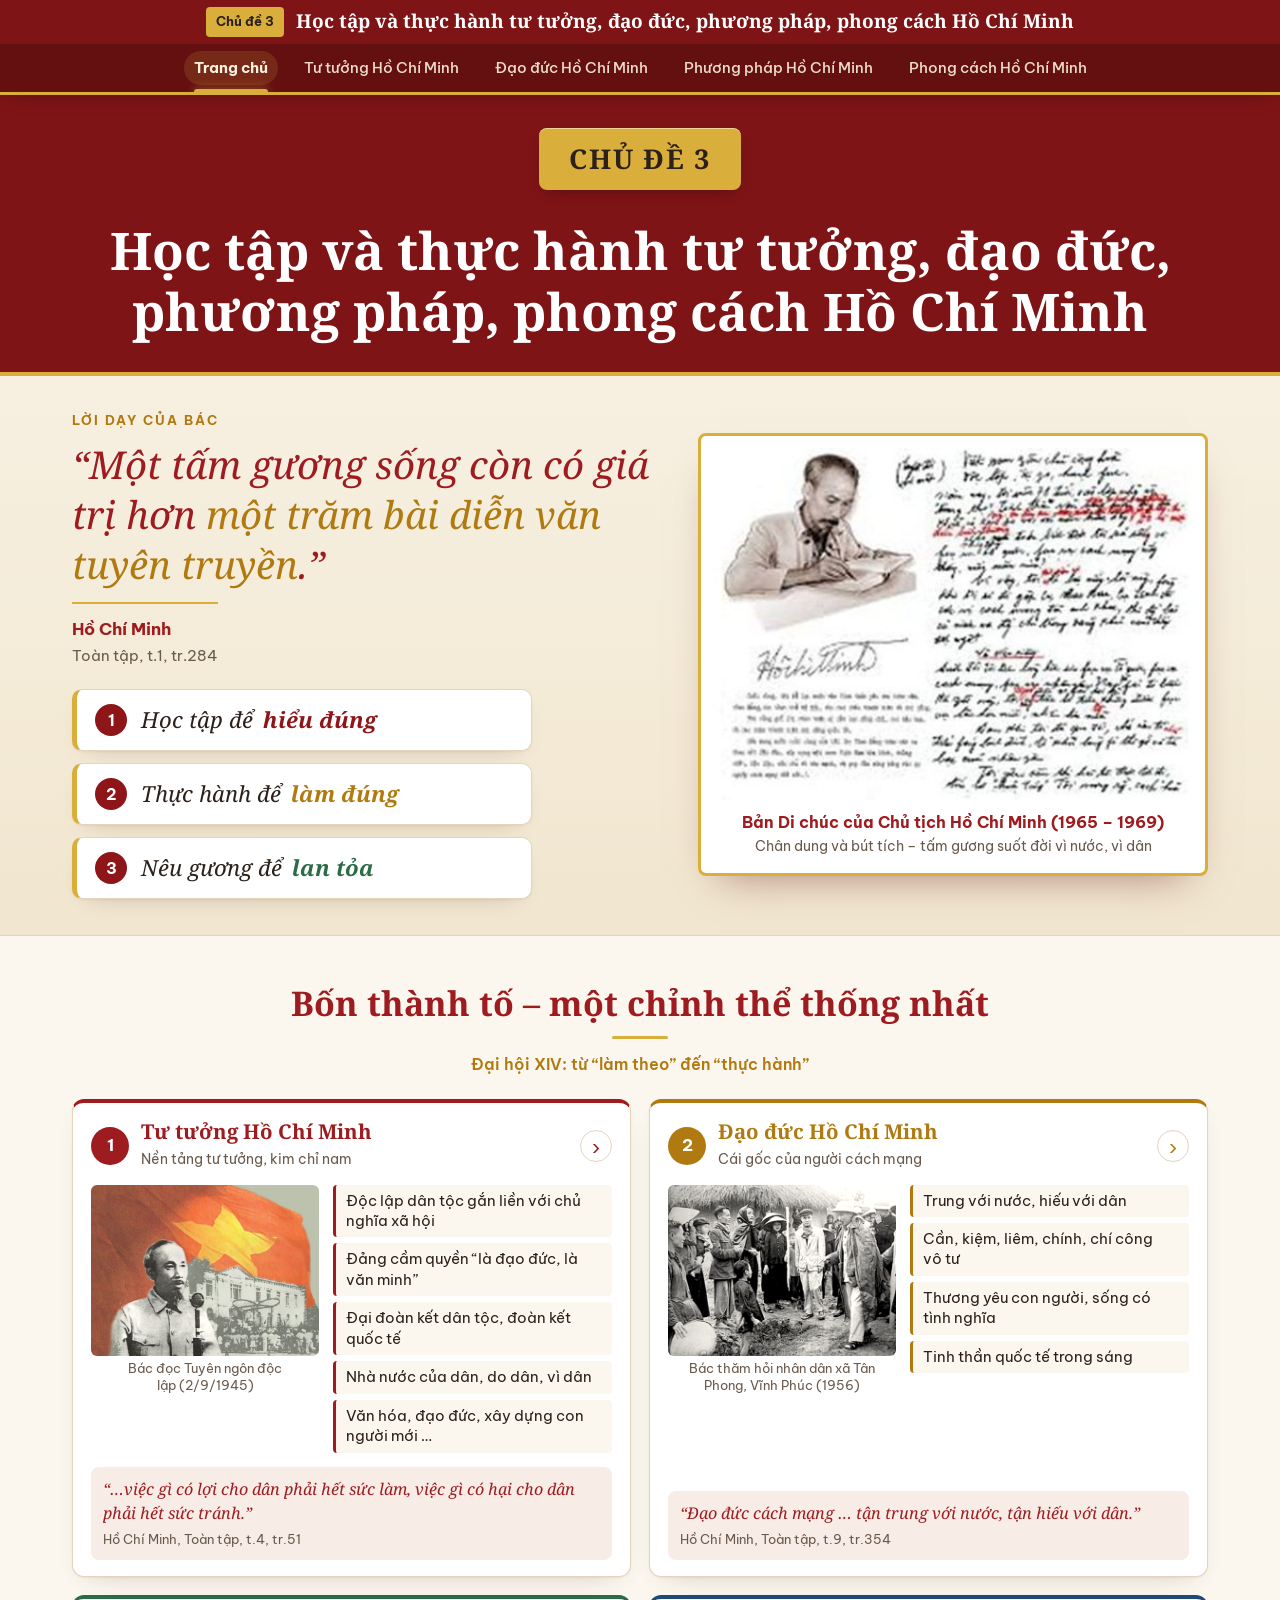
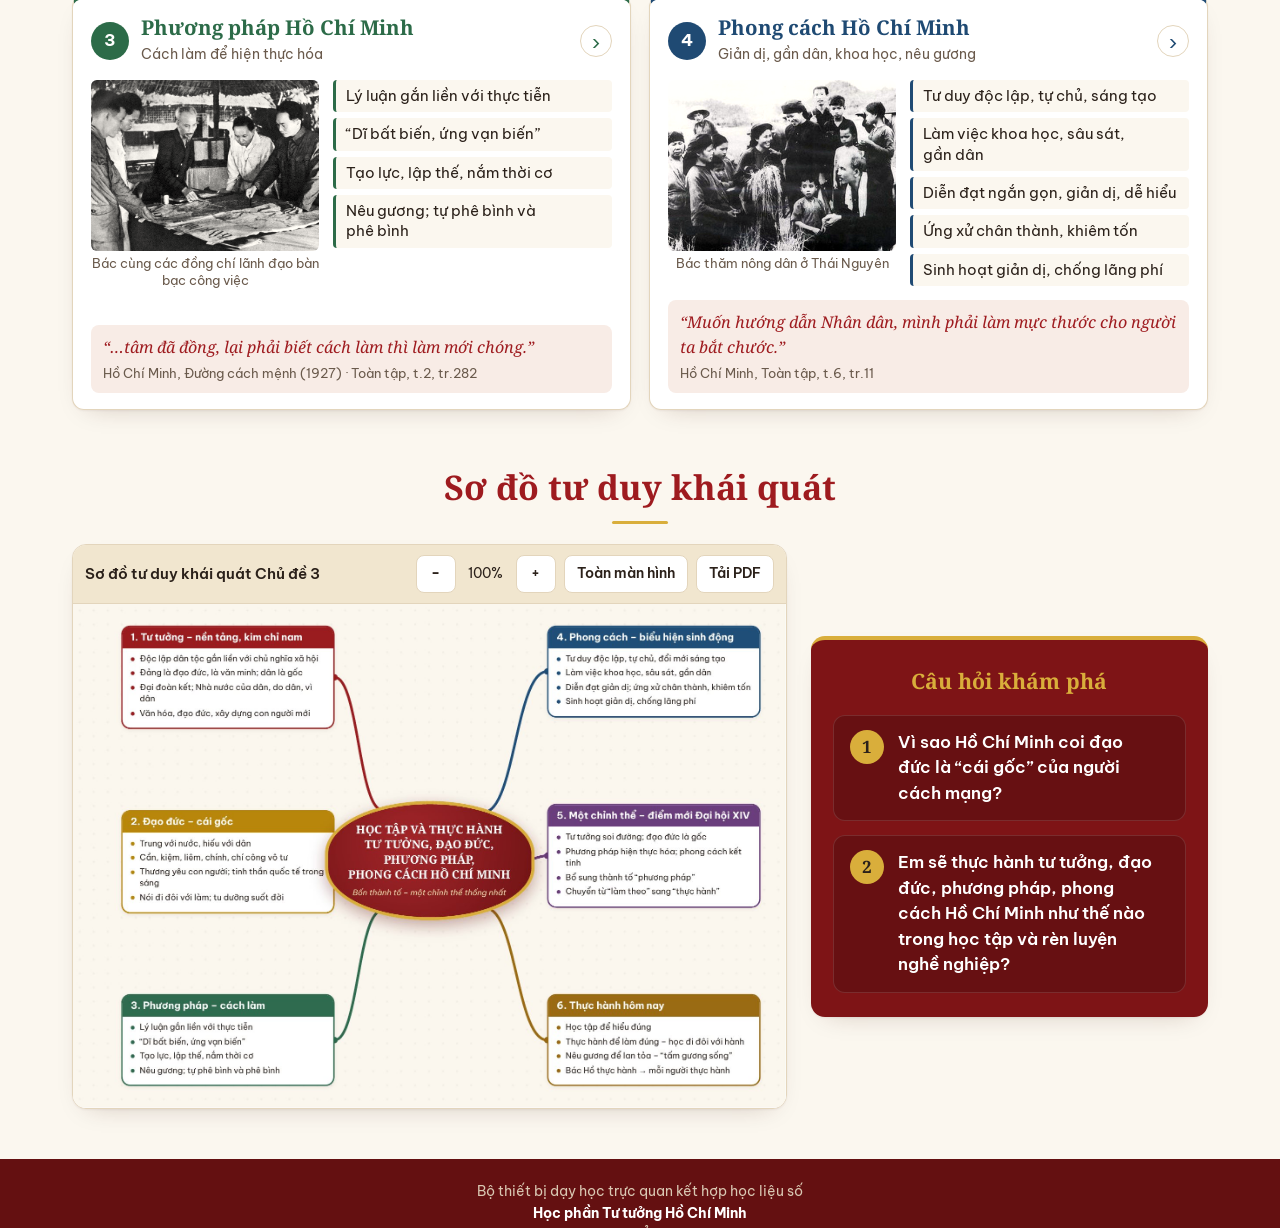
<file: index.html>
<!doctype html>
<html lang="vi" class="no-js">
<head>
<meta charset="utf-8">
<meta name="robots" content="noindex, nofollow">
<meta name="viewport" content="width=device-width, initial-scale=1, viewport-fit=cover">
<title>Chủ đề 3 – Học tập và thực hành tư tưởng, đạo đức, phương pháp, phong cách Hồ Chí Minh</title>
<meta name="description" content="Bốn thành tố – một chỉnh thể thống nhất: tư tưởng, đạo đức, phương pháp, phong cách Hồ Chí Minh.">
<meta name="theme-color" content="#7e1416">
<link rel="icon" href="data:image/svg+xml,%3Csvg xmlns='http://www.w3.org/2000/svg' viewBox='0 0 32 32'%3E%3Crect width='32' height='32' rx='6' fill='%237e1416'/%3E%3Cpath d='M16 5l3.2 6.6 7.3 1-5.3 5.1 1.3 7.2L16 21.5l-6.5 3.4 1.3-7.2-5.3-5.1 7.3-1z' fill='%23d9ae3b'/%3E%3C/svg%3E">
<link rel="preconnect" href="https://fonts.googleapis.com">
<link rel="preconnect" href="https://fonts.gstatic.com" crossorigin>
<link href="https://fonts.googleapis.com/css2?family=Be+Vietnam+Pro:wght@400;500;600;700&family=Noto+Serif:ital,wght@0,400;0,500;0,600;0,700;1,400;1,500&family=Caveat:wght@500;700&family=IBM+Plex+Mono:wght@400;500&display=swap" rel="stylesheet">
<link rel="stylesheet" href="assets/css/style.css">
<link rel="stylesheet" href="assets/css/cd3.css">
</head>
<body data-slug="trang-chu" class="home">
<a class="vh" href="#main">Bỏ qua, đến nội dung chính</a>
<header class="hdr">
  <div class="wrap top"><a class="logo" href="index.html"><span class="tag">Chủ đề 3</span><span class="t">Học tập và thực hành tư tưởng, đạo đức, phương pháp, phong cách Hồ Chí Minh</span></a></div>
  <nav class="nav" aria-label="Các thành tố"><div class="row"><a href="index.html" aria-current=page>Trang chủ</a><a href="thanh-to-tu-tuong.html" >Tư tưởng Hồ Chí Minh</a><a href="thanh-to-dao-duc.html" >Đạo đức Hồ Chí Minh</a><a href="thanh-to-phuong-phap.html" >Phương pháp Hồ Chí Minh</a><a href="thanh-to-phong-cach.html" >Phong cách Hồ Chí Minh</a><span class="ind" aria-hidden="true"></span></div></nav>
</header>
<main id="main">

<section class="hero"><div class="wrap hero-in"><span class="tag">Chủ đề 3</span>
<h1><span>Học tập và thực hành tư tưởng, đạo đức,</span> <span>phương pháp, phong cách Hồ Chí Minh</span></h1></div></section>
<section class="lesson"><div class="wrap lesson-in">
<div class="ls-l" data-reveal><small>Lời dạy của Bác</small><blockquote>“Một tấm gương sống còn có giá trị hơn <em>một trăm bài diễn văn tuyên truyền</em>.”</blockquote><footer><b>Hồ Chí Minh</b><span>Toàn tập, t.1, tr.284</span></footer>
<ol class="ls-steps"><li><span>1</span><em>Học tập để <b>hiểu đúng</b></em></li><li><span>2</span><em>Thực hành để <b>làm đúng</b></em></li><li><span>3</span><em>Nêu gương để <b>lan tỏa</b></em></li></ol></div>
<figure class="ls-r" data-reveal><img class="zoomable" src="assets/img/di-chuc.jpg" alt="Bản Di chúc của Chủ tịch Hồ Chí Minh"><figcaption><b>Bản Di chúc của Chủ tịch Hồ Chí Minh (1965 – 1969)</b><span>Chân dung và bút tích – tấm gương suốt đời vì nước, vì dân</span></figcaption></figure>
</div></section>
<section class="sec"><div class="wrap">
<h2 class="h2">Bốn thành tố – một chỉnh thể thống nhất</h2><p class="h2sub">Đại hội XIV: từ “làm theo” đến “thực hành”</p>
<div class="tgrid"><a class="tcard" href="thanh-to-tu-tuong.html" style="--acc:#9e1b1f" data-reveal>
<div class="tc-h"><span class="num">1</span><div><h3>Tư tưởng Hồ Chí Minh</h3><small>Nền tảng tư tưởng, kim chỉ nam</small></div><span class="go">›</span></div>
<div class="tc-b"><figure><img src="assets/img/tt1-bia.jpg" alt="Bác đọc Tuyên ngôn độc lập (2/9/1945)" loading="lazy"><figcaption>Bác đọc Tuyên ngôn độc lập (2/9/1945)</figcaption></figure>
<ul><li>Độc lập dân tộc gắn liền với chủ nghĩa xã hội</li><li>Đảng cầm quyền “là đạo đức, là văn minh”</li><li>Đại đoàn kết dân tộc, đoàn kết quốc tế</li><li>Nhà nước của dân, do dân, vì dân</li><li>Văn hóa, đạo đức, xây dựng con người mới …</li></ul></div>
<blockquote><p>“…việc gì có lợi cho dân phải hết sức làm, việc gì có hại cho dân phải hết sức tránh.”</p><footer>Hồ Chí Minh, Toàn tập, t.4, tr.51</footer></blockquote></a><a class="tcard" href="thanh-to-dao-duc.html" style="--acc:#b07a10" data-reveal>
<div class="tc-h"><span class="num">2</span><div><h3>Đạo đức Hồ Chí Minh</h3><small>Cái gốc của người cách mạng</small></div><span class="go">›</span></div>
<div class="tc-b"><figure><img src="assets/img/tt2-bia.jpg" alt="Bác thăm hỏi nhân dân xã Tân Phong, Vĩnh Phúc (1956)" loading="lazy"><figcaption>Bác thăm hỏi nhân dân xã Tân Phong, Vĩnh Phúc (1956)</figcaption></figure>
<ul><li>Trung với nước, hiếu với dân</li><li>Cần, kiệm, liêm, chính, chí công vô tư</li><li>Thương yêu con người, sống có tình nghĩa</li><li>Tinh thần quốc tế trong sáng</li></ul></div>
<blockquote><p>“Đạo đức cách mạng … tận trung với nước, tận hiếu với dân.”</p><footer>Hồ Chí Minh, Toàn tập, t.9, tr.354</footer></blockquote></a><a class="tcard" href="thanh-to-phuong-phap.html" style="--acc:#2c6b48" data-reveal>
<div class="tc-h"><span class="num">3</span><div><h3>Phương pháp Hồ Chí Minh</h3><small>Cách làm để hiện thực hóa</small></div><span class="go">›</span></div>
<div class="tc-b"><figure><img src="assets/img/tt3-bia.jpg" alt="Bác cùng các đồng chí lãnh đạo bàn bạc công việc" loading="lazy"><figcaption>Bác cùng các đồng chí lãnh đạo bàn bạc công việc</figcaption></figure>
<ul><li>Lý luận gắn liền với thực tiễn</li><li>“Dĩ bất biến, ứng vạn biến”</li><li>Tạo lực, lập thế, nắm thời cơ</li><li>Nêu gương; tự phê bình và phê bình</li></ul></div>
<blockquote><p>“…tâm đã đồng, lại phải biết cách làm thì làm mới chóng.”</p><footer>Hồ Chí Minh, Đường cách mệnh (1927) · Toàn tập, t.2, tr.282</footer></blockquote></a><a class="tcard" href="thanh-to-phong-cach.html" style="--acc:#1f4a73" data-reveal>
<div class="tc-h"><span class="num">4</span><div><h3>Phong cách Hồ Chí Minh</h3><small>Giản dị, gần dân, khoa học, nêu gương</small></div><span class="go">›</span></div>
<div class="tc-b"><figure><img src="assets/img/tt4-bia.jpg" alt="Bác thăm nông dân ở Thái Nguyên" loading="lazy"><figcaption>Bác thăm nông dân ở Thái Nguyên</figcaption></figure>
<ul><li>Tư duy độc lập, tự chủ, sáng tạo</li><li>Làm việc khoa học, sâu sát, gần dân</li><li>Diễn đạt ngắn gọn, giản dị, dễ hiểu</li><li>Ứng xử chân thành, khiêm tốn</li><li>Sinh hoạt giản dị, chống lãng phí</li></ul></div>
<blockquote><p>“Muốn hướng dẫn Nhân dân, mình phải làm mực thước cho người ta bắt chước.”</p><footer>Hồ Chí Minh, Toàn tập, t.6, tr.11</footer></blockquote></a></div></div></section>
<section class="sec"><div class="wrap"><h2 class="h2">Sơ đồ tư duy khái quát</h2>
<div class="duo"><div data-reveal><div class="viewer"><div class="bar"><span class="ttl">Sơ đồ tư duy khái quát Chủ đề 3</span>
<button type="button" class="zout" aria-label="Thu nhỏ">−</button><span class="zv" style="min-width:44px;text-align:center;font-size:.82rem">100%</span><button type="button" class="zin" aria-label="Phóng to">+</button>
<button type="button" class="fs">Toàn màn hình</button><a href="assets/tai-lieu/so-do-khai-quat-4-thanh-to.pdf" download>Tải PDF</a></div>
<div class="stage"><img src="assets/sodo/so-do-khai-quat-4-thanh-to.jpg" alt="Sơ đồ tư duy khái quát Chủ đề 3" draggable="false"></div></div></div>
<aside class="ask" data-reveal><h3>Câu hỏi khám phá</h3><ol>
<li><span class="n">1</span><p>Vì sao Hồ Chí Minh coi đạo đức là “cái gốc” của người cách mạng?</p></li>
<li><span class="n">2</span><p>Em sẽ thực hành tư tưởng, đạo đức, phương pháp, phong cách Hồ Chí Minh như thế nào trong học tập và rèn luyện nghề nghiệp?</p></li>
</ol></aside></div></div></section>
</main>
<footer class="foot"><div class="wrap">Bộ thiết bị dạy học trực quan kết hợp học liệu số<br><b>Học phần Tư tưởng Hồ Chí Minh</b><br>Trường Cao đẳng Kon Tum</div></footer>
<button class="totop" type="button" aria-label="Lên đầu trang">↑</button>
<div class="lb" id="lb" role="dialog" aria-modal="true" aria-label="Xem ảnh lớn"><button class="x" type="button" aria-label="Đóng">✕</button><button class="pv" type="button" aria-label="Ảnh trước">‹</button><div class="lbstage"><img alt=""></div><p></p><span class="cnt"></span><span class="lbhint">Bấm vào ảnh để phóng to / thu nhỏ</span><button class="nx" type="button" aria-label="Ảnh sau">›</button></div>
<script src="assets/js/data.js"></script>
<script src="assets/js/app.js"></script>
</body>
</html>
</file>
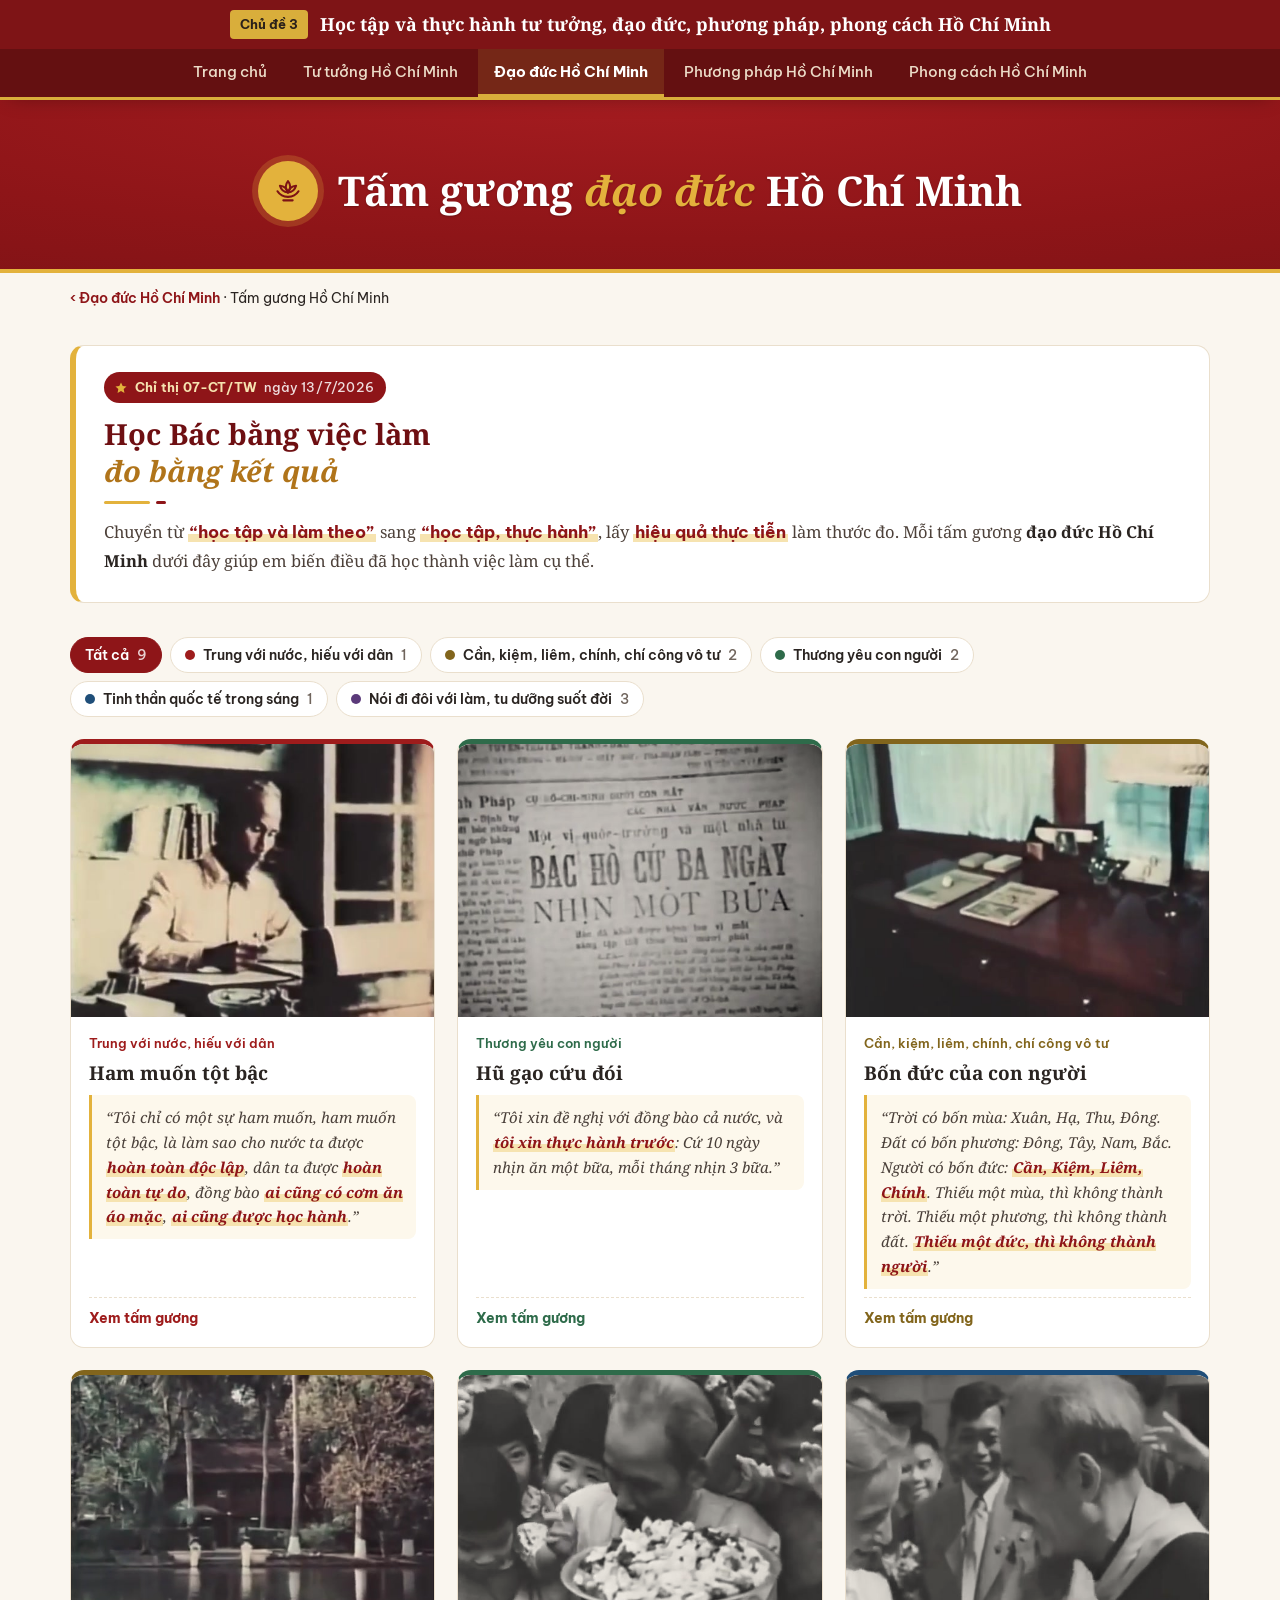
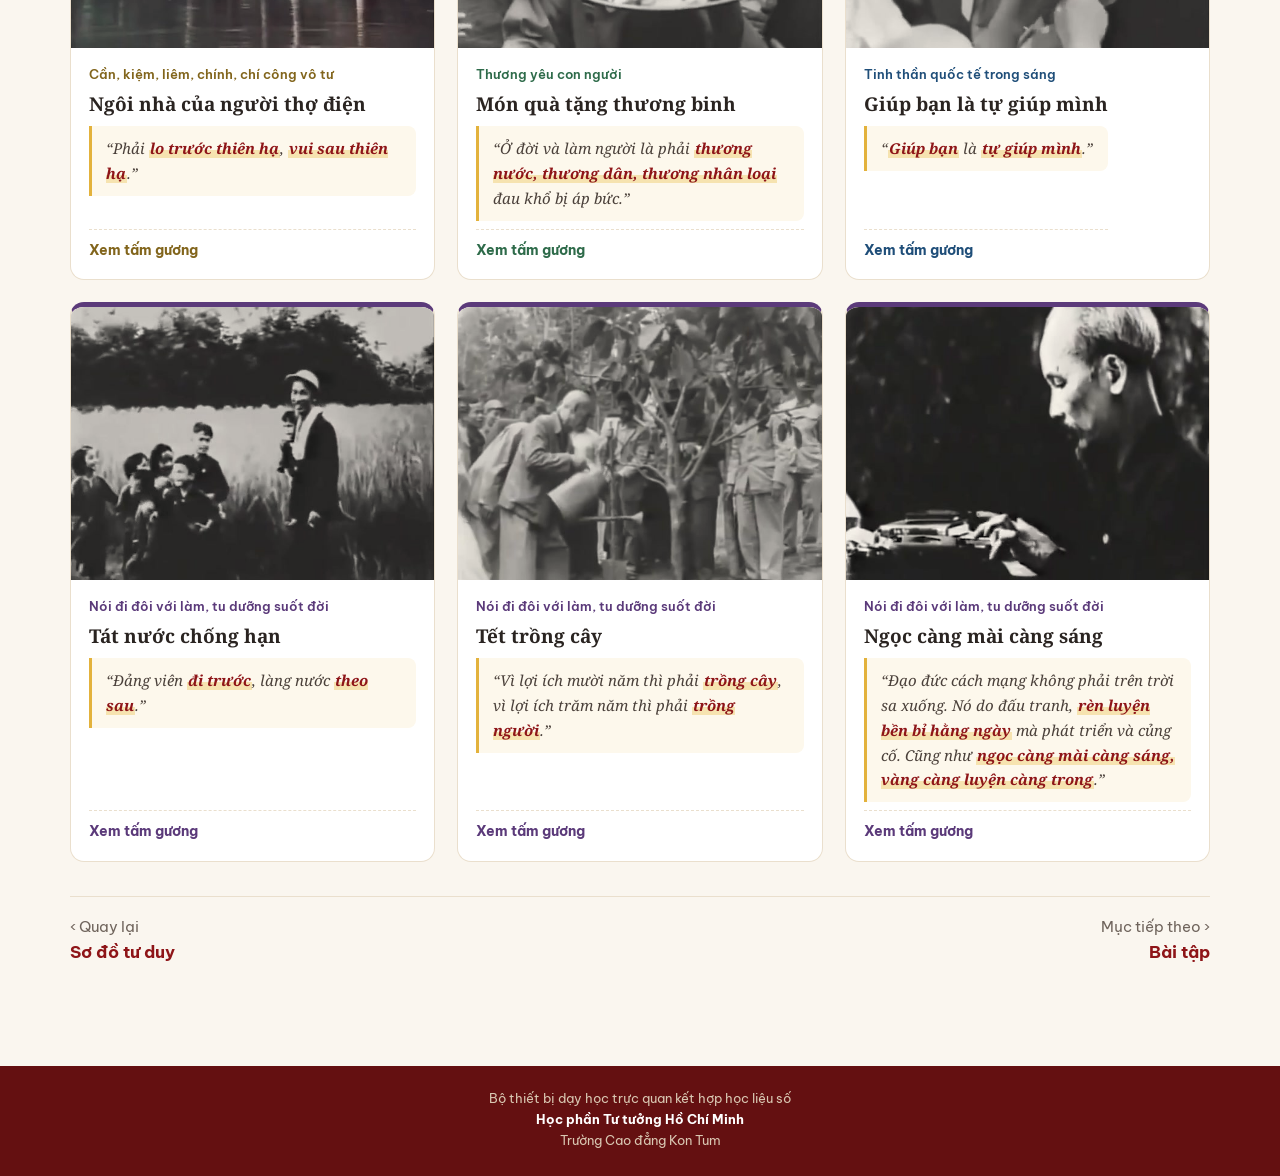
<file: tam-guong-thuc-hanh-dao-duc.html>
<!DOCTYPE html>
<html lang="vi">
<head>
<meta charset="utf-8">
<meta name="viewport" content="width=device-width, initial-scale=1">
<title>Tấm gương Hồ Chí Minh – Đạo đức Hồ Chí Minh – Chủ đề 3</title>
<link rel="preconnect" href="https://fonts.googleapis.com">
<link rel="preconnect" href="https://fonts.gstatic.com" crossorigin>
<link href="https://fonts.googleapis.com/css2?family=Be+Vietnam+Pro:ital,wght@0,400;0,500;0,600;0,700;1,400&family=Noto+Serif:ital,wght@0,500;0,700;1,400;1,500&display=swap" rel="stylesheet">
<style>
:root{
  --red:#8e1518; --red-dark:#6e0f12; --gold:#e3b23c; --gold-soft:#f6e3b0;
  --paper:#faf6ef; --card:#ffffff; --ink:#2a2421; --muted:#6f645c; --line:#eadfcd;
  --c-trung:#9e1c1c; --c-ckl:#82651c; --c-thuong:#2e6b4a; --c-quocte:#1f4e79; --c-nguyentac:#5b3a7a;
  --sans:"Be Vietnam Pro",system-ui,"Segoe UI",Arial,sans-serif;
  --serif:"Noto Serif",Georgia,"Times New Roman",serif;
}
*{box-sizing:border-box}
html{scroll-behavior:smooth}
body{margin:0;background:var(--paper);color:var(--ink);font-family:var(--sans);font-size:16px;line-height:1.6}
a{color:inherit}
button{font-family:inherit}
:focus-visible{outline:3px solid var(--gold);outline-offset:2px}
@media (prefers-reduced-motion:reduce){*{transition:none!important;animation:none!important;scroll-behavior:auto!important}}

/* ===== Thanh đầu trang (giống web Chủ đề 3) ===== */
.topbar{background:var(--red);color:#fff}
.topbar .in{max-width:1180px;margin:0 auto;padding:12px 20px;display:flex;gap:14px;align-items:center;justify-content:center;flex-wrap:wrap}
.chip-cd{background:var(--gold);color:var(--red-dark);font-weight:700;padding:4px 12px;border-radius:6px;font-size:15px}
.topbar h1{margin:0;font-family:var(--serif);font-size:clamp(17px,2.2vw,22px);font-weight:700}
.nav{background:var(--red-dark);border-bottom:3px solid var(--gold)}
.nav .in{max-width:1180px;margin:0 auto;display:flex;justify-content:center;flex-wrap:wrap;gap:4px;padding:8px 12px}
.nav a{color:#f7e9d7;text-decoration:none;font-weight:600;padding:8px 14px;border-radius:999px;font-size:15px}
.nav a.on{background:rgba(255,255,255,.12);color:var(--gold-soft);box-shadow:inset 0 -3px 0 var(--gold)}

.hero{background:radial-gradient(120% 150% at 50% 0%,#a51c20 0%,var(--red) 55%,#7c1215 100%);border-bottom:4px solid var(--gold);color:#fff}
.hero-in{max-width:1340px;margin:0 auto;padding:64px 24px 48px;display:flex;align-items:center;justify-content:center;gap:20px;flex-wrap:nowrap;text-align:center}
.hero-ico{width:60px;height:60px;border-radius:50%;background:var(--gold);display:grid;place-items:center;flex:none;box-shadow:0 0 0 6px rgba(227,178,60,.22)}
.hero h1{margin:0;font-family:var(--serif);font-weight:700;font-size:clamp(26px,3.2vw,42px);line-height:1.22;text-shadow:0 1px 2px rgba(0,0,0,.25)}
.hero h1 em{font-style:italic;color:var(--gold);white-space:nowrap}
@media (max-width:760px){.hero-in{flex-direction:column;padding:48px 16px 36px;gap:14px}.hero h1{font-size:24px}}
main{max-width:1180px;margin:0 auto;padding:36px 20px 60px}

/* ===== Tiêu đề mục ===== */
.sec-head{display:flex;align-items:center;gap:16px;margin:0 0 22px}
.sec-ico{width:52px;height:52px;border-radius:12px;background:var(--red);display:grid;place-items:center;flex:none}
.sec-head h2{margin:0;font-family:var(--serif);color:var(--red);font-size:clamp(26px,3.4vw,38px);line-height:1.2}

/* ===== Khối Chỉ thị 07 ===== */
.ct07{display:grid;grid-template-columns:1.05fr 1.6fr;gap:28px;background:#fff;border:1px solid var(--line);border-left:6px solid var(--gold);border-radius:14px;padding:26px 28px;margin-bottom:34px}
.ct07-intro{position:relative}
.ct07 .loop{align-self:center}
.ct07-badge{display:inline-flex;align-items:center;gap:7px;background:var(--red);color:var(--gold-soft);font-size:13px;font-weight:700;letter-spacing:.2px;padding:5px 12px 5px 10px;border-radius:999px;margin-bottom:12px}
.ct07-badge svg{flex:none}
.ct07-badge span{color:#fff;font-weight:500;opacity:.85}
.ct07 h3{margin:0;font-family:var(--serif);font-weight:700;font-size:clamp(24px,2.5vw,29px);line-height:1.28;color:var(--red-dark)}
.ct07 h3 em{display:block;font-style:italic;color:#b0741a}
.ct07 .rule{display:flex;align-items:center;gap:6px;margin:12px 0 14px}
.ct07 .rule i{height:3px;width:46px;border-radius:2px;background:var(--gold)}
.ct07 .rule i+i{width:10px;background:var(--red)}
.ct07 p{margin:0;font-family:var(--serif);font-size:16.5px;line-height:1.75;color:#4d413a}
.ct07 p strong{font-family:var(--sans);font-weight:700;font-style:normal;color:var(--red);background:linear-gradient(transparent 60%,var(--gold-soft) 60%);padding:0 2px}
.ct07 p .nhan{font-weight:700;color:var(--ink)}
.ct07 .loop{align-self:center}
.loop{list-style:none;margin:0;padding:0;display:grid;grid-template-columns:repeat(4,1fr);gap:10px;counter-reset:s}
.loop li{counter-increment:s;background:var(--paper);border-radius:10px;padding:14px 12px 12px;position:relative}
.loop li::before{content:counter(s);display:grid;place-items:center;width:28px;height:28px;border-radius:50%;background:var(--red);color:#fff;font-weight:700;font-size:14px;margin-bottom:8px}
.loop li:not(:last-child)::after{content:"";position:absolute;right:-9px;top:26px;border:5px solid transparent;border-left:7px solid var(--gold)}
.loop b{display:block;font-size:15px;line-height:1.3;margin-bottom:3px}
.loop span{font-size:13px;color:var(--muted);line-height:1.45;display:block}

/* ===== Bộ lọc ===== */
.filters{display:flex;flex-wrap:wrap;gap:8px;margin:0 0 22px}
.filters button{border:1.5px solid var(--line);background:#fff;color:var(--ink);padding:8px 14px;border-radius:999px;font-size:14px;font-weight:600;cursor:pointer;display:flex;align-items:center;gap:8px}
.filters button .dot{width:10px;height:10px;border-radius:50%;background:var(--c)}
.filters button .n{color:var(--muted);font-weight:500}
.filters button[aria-pressed="true"]{border-color:var(--c,var(--red));background:var(--c,var(--red));color:#fff}
.filters button[aria-pressed="true"] .n{color:rgba(255,255,255,.8)}
.filters button[aria-pressed="true"] .dot{background:#fff}

/* ===== Lưới tấm gương ===== */
.grid{display:grid;grid-template-columns:repeat(3,1fr);gap:22px}
.tg{background:var(--card);border-radius:14px;overflow:hidden;border:1px solid var(--line);border-top:5px solid var(--c);display:flex;flex-direction:column;cursor:pointer;text-align:left;padding:0;font:inherit;color:inherit;transition:transform .15s, box-shadow .15s}
.tg:hover{transform:translateY(-2px);box-shadow:0 10px 24px -14px rgba(110,15,18,.45)}
.photo{aspect-ratio:4/3;background:#efe6d6;position:relative;overflow:hidden}
.photo img{width:100%;height:100%;object-fit:cover;display:block;filter:sepia(.12)}
.ph{position:absolute;inset:0;display:none;flex-direction:column;justify-content:center;align-items:center;gap:8px;padding:18px;text-align:center;color:#7a6a55;font-size:13px;line-height:1.45;
  background:repeating-linear-gradient(135deg,#efe6d6 0 12px,#e9dfcc 12px 24px)}
.photo.missing .ph{display:flex}
.photo.missing img{display:none}
.ph b{color:#5d4f3e;font-size:13px}
.tg-body{padding:16px 18px 18px;display:flex;flex-direction:column;gap:8px;flex:1}
.tag{font-size:12.5px;font-weight:600;color:var(--c)}
.tg h4{margin:0;font-size:19px;line-height:1.3;font-family:var(--serif)}
.cq{margin:2px 0 0;padding:10px 12px 10px 14px;border-left:3px solid var(--gold);background:#fdf8ec;border-radius:0 8px 8px 0;font-family:var(--serif);font-style:italic;color:#4a403a;font-size:15px;line-height:1.65}
.cq::before{content:"“"}.cq::after{content:"”"}
.cq mark{background:linear-gradient(transparent 58%,var(--gold-soft) 58%);color:var(--red);font-weight:700;font-style:italic;padding:0 1px}
.quote mark{background:none;color:var(--gold);font-weight:700;border-bottom:2px solid rgba(227,178,60,.55)}
.cap .src{font-size:12px;font-style:italic;opacity:.85}
.tg-foot{margin-top:auto;padding-top:10px;display:flex;justify-content:space-between;align-items:center;border-top:1px dashed var(--line);font-size:13.5px}
.tg-foot .go{font-weight:700;color:var(--c)}
.pips{display:flex;gap:4px;align-items:center;color:var(--muted)}
.pips i{width:9px;height:9px;border-radius:50%;border:1.5px solid var(--c)}
.pips i.on{background:var(--c)}

/* ===== Hộp chi tiết ===== */
dialog{border:none;padding:0;border-radius:18px;width:min(1080px,94vw);max-height:92vh;background:var(--paper);color:var(--ink);box-shadow:0 30px 80px -20px rgba(0,0,0,.5)}
dialog::backdrop{background:rgba(40,12,12,.62)}
dialog{overflow:hidden}
.dlg{display:grid;grid-template-columns:400px 1fr;height:min(92vh,860px)}
.dlg>*{min-height:0}
.dlg{position:relative}
.dlg-left{background:#fff;border-right:1px solid var(--line);padding:22px;overflow:auto}
.dlg-left .photo{border-radius:10px}
.cap{font-size:13px;color:var(--muted);margin:8px 0 18px}
.qrbox{background:var(--paper);border:1px dashed #cdbb9a;border-radius:10px;padding:14px;font-size:13.5px}
.qrbox b{display:block;margin-bottom:4px}
.qrbox code{display:block;background:#fff;border:1px solid var(--line);border-radius:6px;padding:6px 8px;margin:6px 0 8px;font-size:12.5px;word-break:break-all;font-family:Consolas,monospace}
.btn{border:none;border-radius:8px;padding:9px 14px;font-weight:600;font-size:14px;cursor:pointer;background:var(--red);color:#fff}
.btn.ghost{background:#fff;color:var(--red);border:1.5px solid var(--red)}
.btn.sm{padding:6px 10px;font-size:13px}
.dlg-right{padding:26px 30px 24px;overflow:auto;position:relative}
.x{position:absolute;z-index:2;top:14px;right:14px;width:38px;height:38px;border-radius:50%;border:none;background:#fff;cursor:pointer;font-size:20px;color:var(--muted);box-shadow:0 1px 0 var(--line)}
.dlg-right .tag{font-size:13.5px}
.dlg-right h3{margin:4px 0 16px;font-family:var(--serif);font-size:clamp(24px,3vw,30px);line-height:1.25;color:var(--red-dark);padding-right:40px}
.quote{position:relative;background:var(--red);color:#fff;border-radius:14px;padding:24px 26px 20px 30px;margin:0 0 22px}
.quote::before{content:"“";position:absolute;left:12px;top:-10px;font-family:var(--serif);font-size:84px;color:var(--gold);line-height:1}
.quote p{margin:0;font-family:var(--serif);font-size:clamp(17px,1.9vw,20px);line-height:1.65;font-style:italic}
.quote cite{display:block;margin-top:10px;font-style:normal;font-size:13.5px;color:var(--gold-soft)}
.blk{margin:0 0 20px}
.blk h5{margin:0 0 6px;font-size:15px;color:var(--c);display:flex;align-items:center;gap:8px}
.blk h5::before{content:"";width:16px;height:3px;border-radius:2px;background:var(--c)}
.blk p{margin:0;font-size:15.5px}
.acts{list-style:none;margin:0;padding:0;display:grid;gap:8px}
.acts label{display:flex;gap:12px;align-items:flex-start;background:#fff;border:1.5px solid var(--line);border-radius:10px;padding:11px 14px;cursor:pointer;font-size:15px;line-height:1.5}
.acts input{width:20px;height:20px;accent-color:var(--c);flex:none;margin-top:2px}
.acts label:has(input:checked){border-color:var(--c);background:color-mix(in srgb,var(--c) 7%,#fff)}
.ask{background:var(--gold-soft);border-radius:10px;padding:12px 16px;font-size:15px}
textarea{width:100%;min-height:78px;border:1.5px solid var(--line);border-radius:10px;padding:10px 12px;font:inherit;font-size:15px;background:#fff;resize:vertical}
.saved{font-size:12.5px;color:var(--c-thuong);height:18px}
.dlg-nav{display:flex;justify-content:space-between;gap:10px;border-top:1px solid var(--line);padding-top:16px;margin-top:6px}

/* ===== Sổ tay thực hành ===== */
.book{margin-top:46px;background:#fff;border:1px solid var(--line);border-radius:16px;padding:26px 28px}
.book-head{display:flex;justify-content:space-between;align-items:flex-end;gap:16px;flex-wrap:wrap;margin-bottom:18px}
.book h3{margin:0;font-family:var(--serif);font-size:26px;color:var(--red)}
.book .sub{margin:4px 0 0;color:var(--muted);font-size:15px}
.total{font-family:var(--serif);font-size:44px;color:var(--red);line-height:1}
.total small{font-family:var(--sans);font-size:14px;color:var(--muted);margin-left:6px}
.bars{display:grid;gap:12px;margin-bottom:20px}
.bar{display:grid;grid-template-columns:290px 1fr 54px;gap:14px;align-items:center;font-size:14.5px}
.bar .track{height:12px;background:#f1ebe0;border-radius:999px;overflow:hidden}
.bar .fill{height:100%;background:var(--c);border-radius:999px;width:0;transition:width .4s}
.bar .pct{text-align:right;color:var(--muted);font-weight:600}
.log{border-top:1px dashed var(--line);padding-top:16px}
.log h4{margin:0 0 8px;font-size:16px}
.log ul{margin:0;padding-left:20px;font-size:14.5px}
.log li{margin-bottom:6px}
.log li small{color:var(--muted)}
.empty{color:var(--muted);font-size:14.5px;margin:0}
.book-actions{display:flex;gap:10px;margin-top:18px;flex-wrap:wrap}

.next{display:flex;justify-content:space-between;margin-top:34px;padding-top:18px;border-top:1px solid var(--line);color:var(--muted);font-size:15px}
.next a{text-decoration:none}
.next a b{color:var(--red);display:block;font-size:17px}

@media (max-width:980px){
  .ct07{grid-template-columns:1fr}
  .grid{grid-template-columns:repeat(2,1fr)}
  dialog{overflow:auto}
  .dlg{grid-template-columns:1fr;height:auto}
  .dlg-left,.dlg-right{overflow:visible}
  .dlg-left{border-right:none;border-bottom:1px solid var(--line)}
  .bar{grid-template-columns:1fr 54px}.bar .track{grid-column:1/-1;grid-row:2}
}
@media (max-width:620px){
  .grid{grid-template-columns:1fr}
  .loop{grid-template-columns:1fr 1fr}
  .loop li:nth-child(2)::after{display:none}
  .ct07,.book{padding:20px}
  .dlg-right{padding:22px 18px}
}
@media print{
  .hero,.topbar,.nav,.ct07,.filters,.grid,.sec-head,.next,.book-actions,dialog{display:none!important}
  body{background:#fff}
  .book{border:none;margin:0;padding:0}
  .bar .fill{-webkit-print-color-adjust:exact;print-color-adjust:exact}
}

.ct07{grid-template-columns:1fr!important}
.ct07-intro h3 br{display:none}
.ct07-intro p{max-width:none}
/* đọc-only: danh sách thực hành dạng gạch đầu dòng */
.acts li{position:relative;background:#fff;border:1.5px solid var(--line);border-radius:10px;padding:11px 14px 11px 34px;font-size:15px;line-height:1.5}
.acts li::before{content:"";position:absolute;left:14px;top:19px;width:8px;height:8px;border-radius:50%;background:var(--c)}
</style>
<style>
/* Thanh đầu trang chung của web Chủ đề 3 */
.s3-hdr{position:sticky;top:0;z-index:50;background:#7e1416;color:#fff;box-shadow:0 3px 0 #d9ae3b,0 8px 20px -10px rgba(0,0,0,.4);font-family:"Be Vietnam Pro",system-ui,"Segoe UI",Arial,sans-serif}
.s3-top{max-width:1180px;margin:0 auto;padding:10px 20px;display:flex;align-items:center;justify-content:center;gap:12px}
.s3-top a{display:flex;align-items:center;gap:12px;color:#fff;text-decoration:none;min-width:0}
.s3-tag{background:#d9ae3b;color:#2b211a;font-weight:700;font-size:13px;padding:4px 10px;border-radius:4px;white-space:nowrap}
.s3-t{font-family:"Noto Serif",Georgia,serif;font-weight:700;font-size:18px;line-height:1.25;text-wrap:balance}
.s3-nav{background:#641011}
.s3-row{max-width:1240px;margin:0 auto;padding:0 12px;display:flex;justify-content:center;gap:4px;overflow-x:auto;scrollbar-width:none}
.s3-row::-webkit-scrollbar{display:none}
.s3-row a{flex:0 0 auto;color:#ecdcc8;text-decoration:none;font-size:14.5px;font-weight:500;padding:11px 16px;white-space:nowrap;border-bottom:3px solid transparent}
.s3-row a:hover{color:#fff}
.s3-row a.on{color:#fff;font-weight:700;border-bottom-color:#d9ae3b;background:rgba(217,174,59,.14)}
.s3-crumb{max-width:1180px;margin:0 auto;padding:14px 20px 0;font-family:"Be Vietnam Pro",system-ui,sans-serif;font-size:14px}
.s3-crumb a{color:#8e1518;text-decoration:none;font-weight:600}
.s3-crumb a:hover{text-decoration:underline}
.s3-foot{background:#641011;color:#d9c7b2;text-align:center;font:13px/1.6 "Be Vietnam Pro",system-ui,sans-serif;padding:22px 16px 26px;margin-top:40px}
.s3-foot b{color:#fff}
@media (max-width:900px){.s3-top{justify-content:flex-start}.s3-t{font-size:15px}.s3-row{justify-content:flex-start;padding:7px 12px;gap:8px}.s3-row a{padding:7px 14px;border-radius:999px;border:1.5px solid rgba(217,174,59,.45);font-size:14px}.s3-row a.on{background:#d9ae3b;color:#2b211a;border-color:#d9ae3b}}
@media print{.s3-hdr,.s3-crumb,.s3-foot{display:none}}
</style>
</head>
<body>
<header class="s3-hdr"><div class="s3-top"><a href="index.html"><span class="s3-tag">Chủ đề 3</span><span class="s3-t">Học tập và thực hành tư tưởng, đạo đức, phương pháp, phong cách Hồ Chí Minh</span></a></div>
<nav class="s3-nav" aria-label="Các thành tố"><div class="s3-row"><a href="index.html">Trang chủ</a><a href="thanh-to-tu-tuong.html">Tư tưởng Hồ Chí Minh</a><a href="thanh-to-dao-duc.html" class="on">Đạo đức Hồ Chí Minh</a><a href="thanh-to-phuong-phap.html">Phương pháp Hồ Chí Minh</a><a href="thanh-to-phong-cach.html">Phong cách Hồ Chí Minh</a></div></nav></header>

<header class="hero">
  <div class="hero-in">
    <span class="hero-ico" aria-hidden="true"><svg width="28" height="28" viewBox="0 0 24 24" fill="none" stroke="#7c1215" stroke-width="1.8" stroke-linecap="round" stroke-linejoin="round"><path d="M12 3.5c-2.2 2.6-2.7 6 0 9.8 2.7-3.8 2.2-7.2 0-9.8z"/><path d="M12 13.3c-3.4-.4-6-2.6-6.9-5.8 3.3.3 5.9 2.2 6.9 5.8z"/><path d="M12 13.3c3.4-.4 6-2.6 6.9-5.8-3.3.3-5.9 2.2-6.9 5.8z"/><path d="M3 12.2c2 3.2 5.2 4.8 9 4.8s7-1.6 9-4.8"/><path d="M8 20h8"/></svg></span>
    <h1>Tấm gương <em>đạo đức</em> <span style="white-space:nowrap">Hồ Chí Minh</span></h1>
  </div>
</header>

<div class="s3-crumb"><a href="thanh-to-dao-duc.html">‹ Đạo đức Hồ Chí Minh</a> · Tấm gương Hồ Chí Minh</div>
<main>

  <section class="ct07" aria-label="Tinh thần Chỉ thị 07-CT/TW">
    <div class="ct07-intro">
      <div class="ct07-badge"><svg width="14" height="14" viewBox="0 0 24 24" fill="#e3b23c"><path d="M12 2.5l2.9 6 6.6.8-4.9 4.6 1.3 6.6L12 17.3l-5.9 3.2 1.3-6.6L2.5 9.3l6.6-.8z"/></svg>Chỉ thị 07-CT/TW <span>ngày 13/7/2026</span></div>
      <h3>Học Bác bằng việc làm <em>đo bằng kết quả</em></h3>
      <div class="rule" aria-hidden="true"><i></i><i></i></div>
      <p>Chuyển từ <strong>“học tập và làm theo”</strong> sang <strong>“học tập, thực hành”</strong>, lấy <strong>hiệu quả thực tiễn</strong> làm thước đo. Mỗi tấm gương <span class="nhan">đạo đức Hồ Chí Minh</span> dưới đây giúp em biến điều đã học thành việc làm cụ thể.</p>
    </div>
  </section>

  <div class="filters" id="filters" role="group" aria-label="Lọc theo chuẩn mực đạo đức"></div>
  <div class="grid" id="grid"></div>

  <div class="next">
    <a href="thanh-to-dao-duc.html#so-do-tu-duy">‹ Quay lại<b>Sơ đồ tư duy</b></a>
    <a href="thanh-to-dao-duc.html#bai-tap" style="text-align:right">Mục tiếp theo ›<b>Bài tập</b></a>
  </div>
</main>

<dialog id="dlg" aria-labelledby="d-title">
  <div class="dlg" id="dlg-in"></div>
</dialog>

<script>
/* =========================================================
   DỮ LIỆU – thầy cô chỉ cần sửa phần này
   - anh: đường dẫn ảnh (đặt ảnh vào thư mục anh-tam-guong/)
   - goiYAnh: mô tả ảnh nên dùng (hiện khi chưa có ảnh)
   ========================================================= */
const CHUAN_MUC = {
  trung:     {ten:"Trung với nước, hiếu với dân", mau:"var(--c-trung)"},
  ckl:       {ten:"Cần, kiệm, liêm, chính, chí công vô tư", mau:"var(--c-ckl)"},
  thuong:    {ten:"Thương yêu con người", mau:"var(--c-thuong)"},
  quocte:    {ten:"Tinh thần quốc tế trong sáng", mau:"var(--c-quocte)"},
  nguyentac: {ten:"Nói đi đôi với làm, tu dưỡng suốt đời", mau:"var(--c-nguyentac)"}
};

const TAM_GUONG = [
 {id:"tg-01", cm:"trung", ten:"Ham muốn tột bậc",
  anh:"[data-uri]", goiYAnh:"Bác Hồ làm việc tại nhà sàn",
  nhan:["hoàn toàn độc lập", "hoàn toàn tự do", "ai cũng có cơm ăn áo mặc", "ai cũng được học hành"],
  loi:"Tôi chỉ có một sự ham muốn, ham muốn tột bậc, là làm sao cho nước ta được hoàn toàn độc lập, dân ta được hoàn toàn tự do, đồng bào ai cũng có cơm ăn áo mặc, ai cũng được học hành.",
  nguon:"Trả lời các nhà báo nước ngoài, tháng 1/1946",
  viec:"Năm 1911, người thanh niên Nguyễn Tất Thành rời Bến Nhà Rồng ra đi tìm đường cứu nước. Ba mươi năm bôn ba, Người làm nhiều nghề để sống và hoạt động cách mạng. Khi đã là Chủ tịch nước, Người vẫn làm việc đến khuya, đặt lợi ích của Tổ quốc và nhân dân lên trên hết. Trong Di chúc, Người khẳng định suốt đời đã hết lòng hết sức phục vụ Tổ quốc, phục vụ cách mạng, phục vụ nhân dân.",
  yNghia:"Trung với nước, hiếu với dân là chuẩn mực đạo đức quan trọng nhất, chi phối các chuẩn mực khác.",
  thucHanh:["Hoàn thành tốt nhiệm vụ học tập, rèn luyện tay nghề: cách phục vụ đất nước thiết thực nhất của sinh viên","Tham gia ít nhất một hoạt động tình nguyện vì cộng đồng trong học kỳ","Chia sẻ thông tin chính thống, phản bác thông tin xấu độc về Bác và đất nước trên mạng xã hội"],
  hoi:"Với sinh viên cao đẳng hôm nay, “trung với nước, hiếu với dân” thể hiện qua những việc làm cụ thể nào?"},

 {id:"tg-02", cm:"thuong", ten:"Hũ gạo cứu đói",
  anh:"[data-uri]", goiYAnh:"Báo Cứu quốc năm 1945 đưa tin: Bác Hồ cứ ba ngày nhịn một bữa",
  nhan:["tôi xin thực hành trước"],
  loi:"Tôi xin đề nghị với đồng bào cả nước, và tôi xin thực hành trước: Cứ 10 ngày nhịn ăn một bữa, mỗi tháng nhịn 3 bữa.",
  nguon:"Lời kêu gọi đồng bào chống nạn đói, năm 1945",
  viec:"Sau Cách mạng Tháng Tám, nạn đói đe dọa hàng triệu đồng bào. Bác kêu gọi cả nước nhường cơm sẻ áo và tự mình thực hiện trước: Người nhịn ăn đúng như lời đề nghị, đem phần gạo góp vào “hũ gạo cứu đói”; báo Cứu quốc khi ấy đưa tin Bác cứ ba ngày nhịn một bữa. Phong trào lan rộng khắp cả nước, góp phần đẩy lùi giặc đói.",
  yNghia:"Thương yêu con người phải bằng hành động cụ thể; người lãnh đạo làm trước, nhân dân noi theo.",
  thucHanh:["Tham gia quyên góp, ủng hộ bạn có hoàn cảnh khó khăn, đồng bào vùng thiên tai","Hỏi han, giúp đỡ một bạn cùng lớp đang gặp khó khăn trong học tập","Không vô cảm trước cái xấu; lên tiếng bảo vệ người yếu thế"],
  hoi:"Vì sao Bác “thực hành trước” rồi mới kêu gọi đồng bào? Điều đó gợi cho em suy nghĩ gì về vai trò nêu gương?"},

 {id:"tg-03", cm:"ckl", ten:"Bốn đức của con người",
  anh:"[data-uri]", goiYAnh:"Bàn làm việc giản dị của Bác ở nhà sàn",
  nhan:["Cần, Kiệm, Liêm, Chính", "Thiếu một đức, thì không thành người"],
  loi:"Trời có bốn mùa: Xuân, Hạ, Thu, Đông. Đất có bốn phương: Đông, Tây, Nam, Bắc. Người có bốn đức: Cần, Kiệm, Liêm, Chính. Thiếu một mùa, thì không thành trời. Thiếu một phương, thì không thành đất. Thiếu một đức, thì không thành người.",
  nguon:"Tác phẩm “Cần kiệm liêm chính”, năm 1949",
  viec:"Bác sống và làm việc rất khoa học, quý từng phút. Người tận dụng mặt sau giấy cũ, phong bì cũ để viết; ra khỏi phòng là tắt điện; bữa ăn đạm bạc như người lao động. Người coi tham ô, lãng phí, quan liêu là kẻ thù của nhân dân.",
  yNghia:"Cần, kiệm, liêm, chính là nền tảng của đời sống mới, gắn liền với chí công vô tư.",
  thucHanh:["Lập thời gian biểu, đi học đúng giờ, nộp bài đúng hạn (Cần)","Tiết kiệm điện, nước ở ký túc xá, lớp học; chi tiêu hợp lý (Kiệm)","Trung thực trong kiểm tra, thi cử; không gian lận, không sao chép (Liêm, Chính)"],
  hoi:"Trong bốn đức Cần, Kiệm, Liêm, Chính, đức nào em thấy mình cần rèn luyện nhất? Vì sao?"},

 {id:"tg-04", cm:"ckl", ten:"Ngôi nhà của người thợ điện",
  anh:"[data-uri]", goiYAnh:"Nhà sàn của Bác bên ao cá, Khu di tích Phủ Chủ tịch",
  nhan:["lo trước thiên hạ", "vui sau thiên hạ"],
  loi:"Phải lo trước thiên hạ, vui sau thiên hạ.",
  nguon:"Lời cổ nhân được Bác dẫn khi bàn về chí công vô tư",
  viec:"Về Hà Nội năm 1954, Bác không ở tòa nhà lớn của Phủ Toàn quyền cũ mà chọn ngôi nhà nhỏ của người thợ điện. Năm 1958, Người chuyển sang ngôi nhà sàn gỗ đơn sơ và sống ở đó đến cuối đời. Tiện nghi tốt, Bác dành cho việc chung và nhường cho người khác.",
  yNghia:"Chí công vô tư: không đặt lợi ích cá nhân lên trên lợi ích tập thể, không ham địa vị, không vun vén cho riêng mình.",
  thucHanh:["Làm việc nhóm công bằng; không ỷ lại, không nhận công của người khác","Giữ gìn, bảo vệ tài sản chung của nhà trường như của chính mình","Khi làm cán bộ lớp, cán bộ Đoàn: đặt quyền lợi tập thể lên trước"],
  hoi:"Ngôi nhà của người thợ điện và nhà sàn nói với chúng ta điều gì về cách Bác nhìn nhận quyền lợi và chức vụ?"},

 {id:"tg-05", cm:"thuong", ten:"Món quà tặng thương binh",
  anh:"[data-uri]", goiYAnh:"Bác chia kẹo cho các cháu thiếu nhi",
  nhan:["thương nước, thương dân, thương nhân loại"],
  loi:"Ở đời và làm người là phải thương nước, thương dân, thương nhân loại đau khổ bị áp bức.",
  nguon:"Bài nói tại Hội nghị học tập của cán bộ ngành Tư pháp, năm 1950",
  viec:"Tháng 7/1947, hưởng ứng ngày đầu tiên dành cho thương binh, Bác viết thư và gửi tặng một chiếc áo lót lụa, một tháng lương của mình cùng một bữa ăn của Người và nhân viên Phủ Chủ tịch. Mỗi dịp Tết, Trung thu, Bác đều viết thư cho thiếu nhi và luôn quan tâm các cháu mồ côi, người già, người khuyết tật.",
  yNghia:"Thương yêu con người là sống có tình có nghĩa, biết sẻ chia và tri ân.",
  thucHanh:["Tham gia hoạt động tri ân thương binh, gia đình chính sách dịp 27/7","Ứng xử tử tế; không bạo lực học đường, không công kích người khác trên mạng","Giúp đỡ người già, người khuyết tật, trẻ em nơi em sinh sống"],
  hoi:"Tình thương của Bác khác với lòng thương hại ở điểm nào?"},

 {id:"tg-06", cm:"quocte", ten:"Giúp bạn là tự giúp mình",
  anh:"[data-uri]", goiYAnh:"Bác Hồ với bạn bè quốc tế",
  nhan:["Giúp bạn", "tự giúp mình"],
  loi:"Giúp bạn là tự giúp mình.",
  nguon:"Lời Bác dạy về tình đoàn kết quốc tế",
  viec:"Những năm bôn ba, Bác làm phụ bếp, làm thuê, sống giữa người lao động nhiều nước và thấu hiểu nỗi khổ của các dân tộc thuộc địa. Người tham gia sáng lập nhiều tổ chức của nhân dân thuộc địa; sau này tận tình giúp đỡ cách mạng Lào, Campuchia và luôn tôn trọng, quý mến bạn bè quốc tế.",
  yNghia:"Tinh thần quốc tế trong sáng: kết hợp chủ nghĩa yêu nước với tình đoàn kết cùng nhân dân lao động các nước.",
  thucHanh:["Tôn trọng sự khác biệt văn hóa; ứng xử văn minh với bạn bè quốc tế","Học ngoại ngữ để hội nhập và giới thiệu văn hóa Việt Nam","Tìm hiểu, lan tỏa tình hữu nghị đặc biệt Việt Nam – Lào – Campuchia"],
  hoi:"Vì sao Bác nói “giúp bạn là tự giúp mình”?"},

 {id:"tg-07", cm:"nguyentac", ten:"Tát nước chống hạn",
  anh:"[data-uri]", goiYAnh:"Bác thăm đồng, trò chuyện cùng bà con nông dân",
  nhan:["đi trước", "theo sau"],
  loi:"Đảng viên đi trước, làng nước theo sau.",
  nguon:"Lời Bác dạy",
  viec:"Những ngày hạn hán năm 1958, Bác về thăm bà con nông dân ngoại thành Hà Nội. Người xắn quần lội ruộng, cùng bà con tát nước chống hạn. Hình ảnh vị Chủ tịch nước tát nước giữa đồng đã cổ vũ cả phong trào làm thủy lợi. Bác kêu gọi điều gì thì Người làm trước.",
  yNghia:"Nói đi đôi với làm, nêu gương về đạo đức là nguyên tắc xây dựng đạo đức mới.",
  thucHanh:["Nói được thì làm được: thực hiện đúng những gì đã cam kết với lớp, với nhóm","Làm gương trong phong trào vệ sinh lớp học, bảo vệ môi trường","Lao động, thực hành nghề nghiêm túc; không ngại việc khó"],
  hoi:"Một tấm gương sống có sức thuyết phục hơn lời nói như thế nào? Lấy ví dụ trong lớp em."},

 {id:"tg-08", cm:"nguyentac", ten:"Tết trồng cây",
  anh:"[data-uri]", goiYAnh:"Bác Hồ trồng và tưới cây",
  nhan:["trồng cây", "trồng người"],
  loi:"Vì lợi ích mười năm thì phải trồng cây, vì lợi ích trăm năm thì phải trồng người.",
  nguon:"Bài nói tại lớp học chính trị của giáo viên, năm 1958",
  viec:"Cuối năm 1959, Bác viết bài “Tết trồng cây”, phát động phong trào trồng cây mỗi dịp xuân về. Chính Người trồng cây, chăm sóc vườn cây, ao cá ở Phủ Chủ tịch. Đến nay, Tết trồng cây đã trở thành nét đẹp truyền thống của dân tộc.",
  yNghia:"Đạo đức gắn với trách nhiệm với cộng đồng và các thế hệ mai sau.",
  thucHanh:["Tham gia Tết trồng cây, chăm sóc cây xanh trong khuôn viên trường","Phân loại rác, hạn chế đồ nhựa dùng một lần","Giữ gìn cảnh quan, môi trường nơi học tập và sinh sống"],
  hoi:"Câu nói “trồng cây, trồng người” liên quan thế nào đến chính quá trình học tập của em?"},

 {id:"tg-09", cm:"nguyentac", ten:"Ngọc càng mài càng sáng",
  anh:"[data-uri]", goiYAnh:"Bác tự đánh máy bài viết của mình",
  nhan:["rèn luyện bền bỉ hằng ngày", "ngọc càng mài càng sáng, vàng càng luyện càng trong"],
  loi:"Đạo đức cách mạng không phải trên trời sa xuống. Nó do đấu tranh, rèn luyện bền bỉ hằng ngày mà phát triển và củng cố. Cũng như ngọc càng mài càng sáng, vàng càng luyện càng trong.",
  nguon:"Tác phẩm “Đạo đức cách mạng”, năm 1958",
  viec:"Bác tự học, tự làm việc suốt đời; nhiều bài viết Người tự tay đánh máy. Trên những chuyến tàu viễn dương, Người tranh thủ học ngoại ngữ, mỗi ngày học thêm từ mới; khi bị giam cầm, Người vẫn đọc sách, làm thơ, rèn ý chí. Đến khi tuổi đã cao, Bác vẫn đọc, vẫn học và thường xuyên tự kiểm điểm mình.",
  yNghia:"Tu dưỡng đạo đức suốt đời: đạo đức không tự có mà phải rèn luyện bền bỉ hằng ngày.",
  thucHanh:["Mỗi tuần dành thời gian tự học một kỹ năng hoặc kiến thức mới","Viết “nhật ký tu dưỡng”: mỗi ngày một việc tốt, một điều cần sửa","Thẳng thắn nhận lỗi, tiếp thu góp ý của thầy cô, bạn bè"],
  hoi:"Vì sao Bác ví việc rèn luyện đạo đức với mài ngọc, luyện vàng?"}
];

/* ================= Lưu trữ ================= */
const KEY = "tam-guong-dao-duc-v1";
let state = {done:{}, note:{}};
try { const s = localStorage.getItem(KEY); if (s) state = Object.assign(state, JSON.parse(s)); } catch(e){}
function save(){ try { localStorage.setItem(KEY, JSON.stringify(state)); } catch(e){} }
const doneOf = id => state.done[id] || [];

/* ================= Hiển thị ================= */
const $ = s => document.querySelector(s);
const esc = s => s.replace(/[&<>"]/g, c => ({"&":"&amp;","<":"&lt;",">":"&gt;",'"':"&quot;"}[c]));
let filter = "all";

function photoHTML(t){
  if (!t.anh) return "";
  return `<div class="photo"><img src="${t.anh}" alt="${esc(t.goiYAnh)}" loading="lazy" onerror="this.parentNode.remove()"></div>`;
}
function hl(text, phrases){
  let h = esc(text);
  [...(phrases||[])].sort((a,b)=>b.length-a.length).forEach(ph => { h = h.split(esc(ph)).join(`<mark>${esc(ph)}</mark>`); });
  return h;
}

function renderFilters(){
  const counts = {}; TAM_GUONG.forEach(t => counts[t.cm] = (counts[t.cm]||0)+1);
  let h = `<button aria-pressed="${filter==="all"}" data-f="all" style="--c:var(--red)">Tất cả <span class="n">${TAM_GUONG.length}</span></button>`;
  for (const [k,v] of Object.entries(CHUAN_MUC))
    h += `<button aria-pressed="${filter===k}" data-f="${k}" style="--c:${v.mau}"><span class="dot"></span>${v.ten} <span class="n">${counts[k]||0}</span></button>`;
  $("#filters").innerHTML = h;
}

function renderGrid(){
  $("#grid").innerHTML = TAM_GUONG.filter(t => filter==="all" || t.cm===filter).map(t => {
    const cm = CHUAN_MUC[t.cm], d = doneOf(t.id).length;
    return `<button class="tg" data-id="${t.id}" style="--c:${cm.mau}" aria-label="Xem tấm gương: ${esc(t.ten)}">
      ${photoHTML(t)}
      <div class="tg-body"><span class="tag">${cm.ten}</span><h4>${t.ten}</h4><blockquote class="cq">${hl(t.loi,t.nhan)}</blockquote>
        <div class="tg-foot"><span class="go">Xem tấm gương</span></div></div>
    </button>`;
  }).join("");
}

function renderBook(){ return;
  let total = 0;
  const bars = Object.entries(CHUAN_MUC).map(([k,v]) => {
    const items = TAM_GUONG.filter(t => t.cm===k);
    const max = items.length*3, got = items.reduce((s,t)=>s+doneOf(t.id).length,0);
    total += got; const p = max ? Math.round(got*100/max) : 0;
    return `<div class="bar" style="--c:${v.mau}"><span>${v.ten}</span><div class="track"><div class="fill" style="width:${p}%"></div></div><span class="pct">${p}%</span></div>`;
  }).join("");
  $("#bars").innerHTML = bars;
  $("#total").innerHTML = `${total}<small>/ ${TAM_GUONG.length*3} việc làm</small>`;
  const notes = TAM_GUONG.filter(t => (state.note[t.id]||"").trim() || doneOf(t.id).length);
  $("#log").innerHTML = notes.length ? `<ul>${notes.map(t => {
      const acts = doneOf(t.id).map(i => t.thucHanh[i]).join("; ");
      return `<li><b>${t.ten}</b>${acts?`: ${esc(acts)}`:""}${(state.note[t.id]||"").trim()?`<br><small>Kết quả: ${esc(state.note[t.id])}</small>`:""}</li>`;
    }).join("")}</ul>`
    : `<p class="empty">Chưa có kết quả nào. Mở một tấm gương, chọn việc em đã làm và ghi lại kết quả để sổ tay tự cập nhật.</p>`;
}

/* ================= Hộp chi tiết ================= */
const dlg = $("#dlg");
function openTG(id, push=true){
  const i = TAM_GUONG.findIndex(t => t.id===id); if (i<0) return;
  const t = TAM_GUONG[i], cm = CHUAN_MUC[t.cm], d = doneOf(t.id);
  const prev = TAM_GUONG[(i-1+TAM_GUONG.length)%TAM_GUONG.length], next = TAM_GUONG[(i+1)%TAM_GUONG.length];
  const link = location.href.split("#")[0].split("/").pop() + "#" + t.id;
  $("#dlg-in").style.setProperty("--c", cm.mau);
  $("#dlg-in").innerHTML = `
   <button class="x" id="close" aria-label="Đóng">×</button>
   <div class="dlg-left">${photoHTML(t)}<p class="cap">${esc(t.goiYAnh)}<br><span class="src">Ảnh tư liệu trích phim “Hồ Chí Minh – Chân dung một con người”, Viện Phim Việt Nam</span></p></div>
   <div class="dlg-right">
     <span class="tag">${cm.ten}</span><h3 id="d-title">${t.ten}</h3>
     <figure class="quote" style="margin:0 0 22px"><p>${hl(t.loi,t.nhan)}</p><cite>Hồ Chí Minh · ${esc(t.nguon)}</cite></figure>
     <div class="blk"><h5>Việc Bác đã làm</h5><p>${esc(t.viec)}</p></div>
     <div class="blk"><h5>Ý nghĩa</h5><p>${esc(t.yNghia)}</p></div>
     <div class="blk"><h5>Học tập và thực hành theo Bác</h5><ul class="acts">
       ${t.thucHanh.map(a=>`<li>${esc(a)}</li>`).join("")}</ul></div>
     <div class="dlg-nav"><button class="btn ghost" data-go="${prev.id}">‹ ${prev.ten}</button><button class="btn ghost" data-go="${next.id}">${next.ten} ›</button></div>
   </div>`;
  if (!dlg.open) dlg.showModal();
  $(".dlg-right").scrollTop = 0;
  if (push) history.replaceState(null, "", "#" + t.id);

  $("#close").onclick = () => dlg.close();
  $("#dlg-in").querySelectorAll("[data-go]").forEach(b => b.onclick = () => openTG(b.dataset.go));
}
dlg.addEventListener("close", () => history.replaceState(null, "", location.pathname + location.search));
dlg.addEventListener("click", e => { if (e.target === dlg) dlg.close(); });

/* ================= Sự kiện ================= */
$("#filters").onclick = e => { const b = e.target.closest("button"); if (!b) return; filter = b.dataset.f; renderFilters(); renderGrid(); };
$("#grid").onclick = e => { const c = e.target.closest(".tg"); if (c) openTG(c.dataset.id); };
window.addEventListener("hashchange", () => { const id = location.hash.slice(1); if (id.startsWith("tg-")) openTG(id, false); });

renderFilters(); renderGrid(); renderBook();
if (location.hash.startsWith("#tg-")) openTG(location.hash.slice(1), false);
</script>
<footer class="s3-foot">Bộ thiết bị dạy học trực quan kết hợp học liệu số<br><b>Học phần Tư tưởng Hồ Chí Minh</b><br>Trường Cao đẳng Kon Tum</footer>
</body>
</html>
</file>
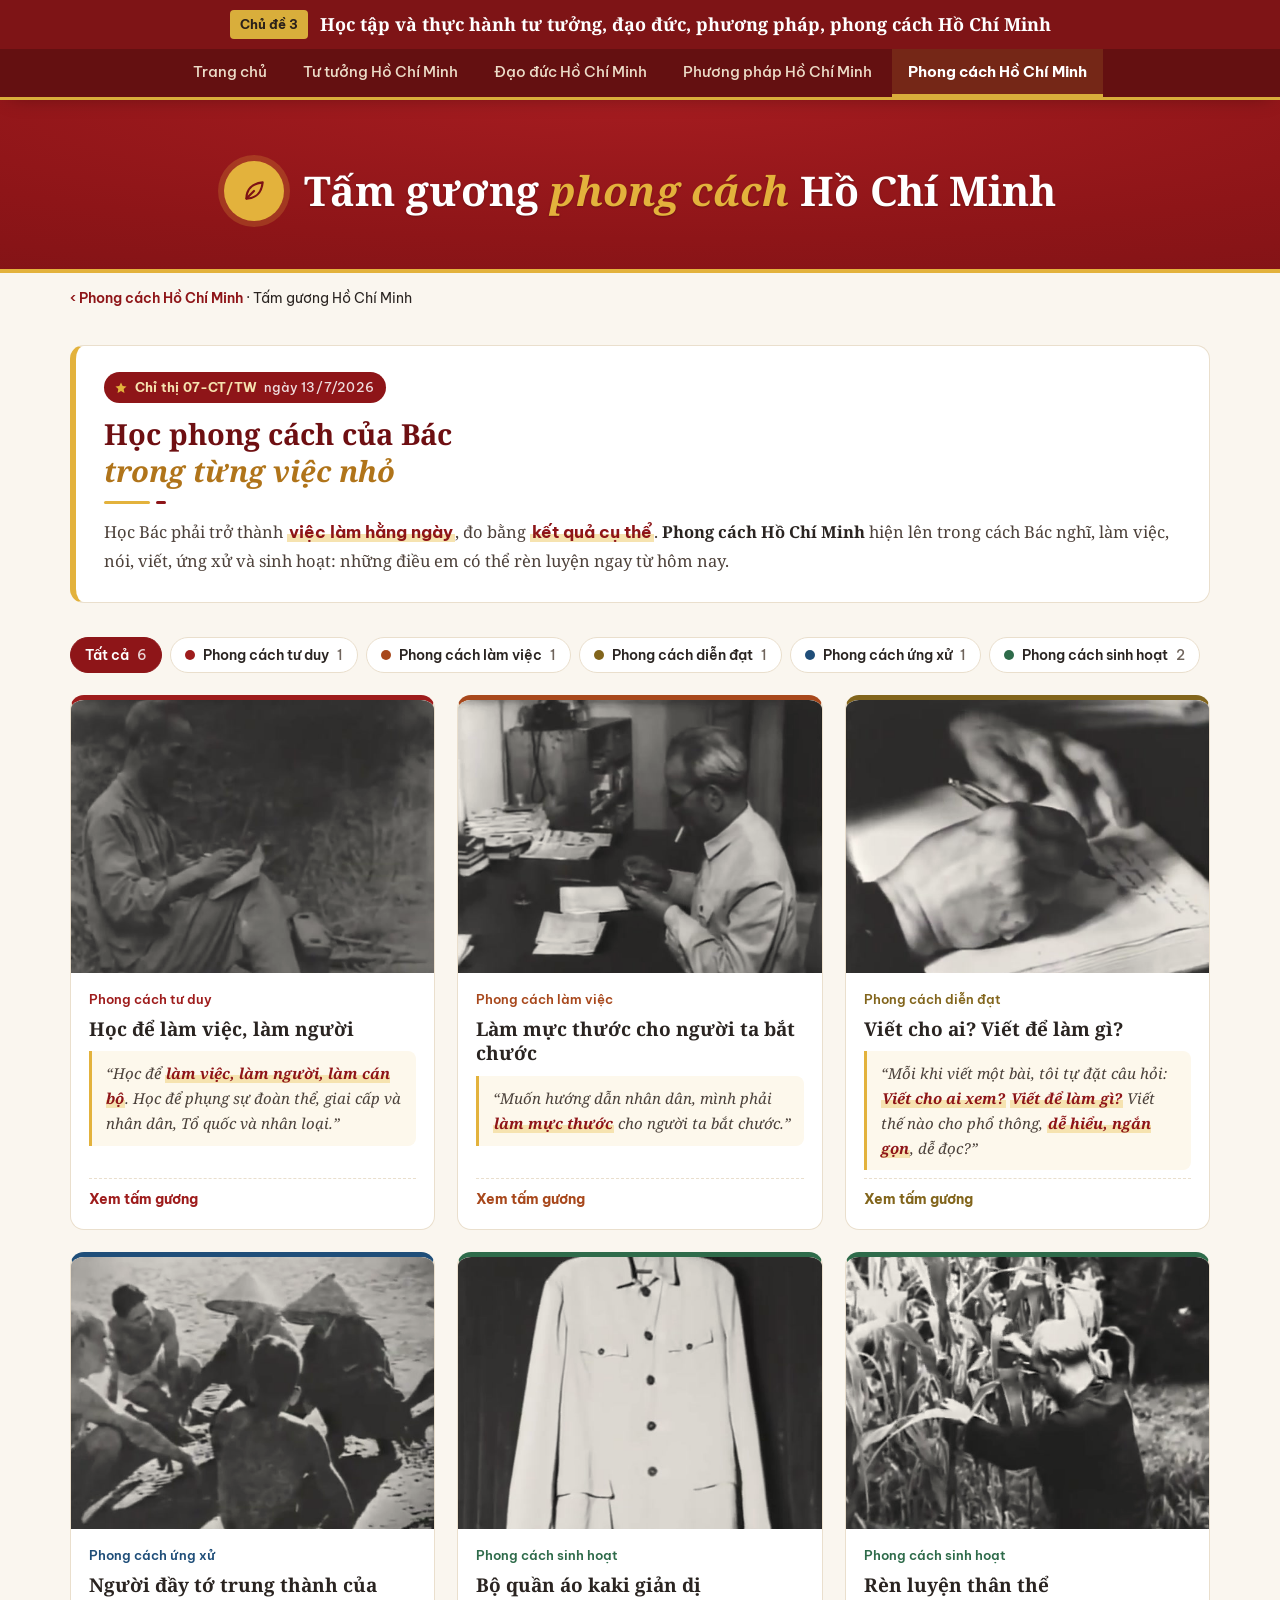
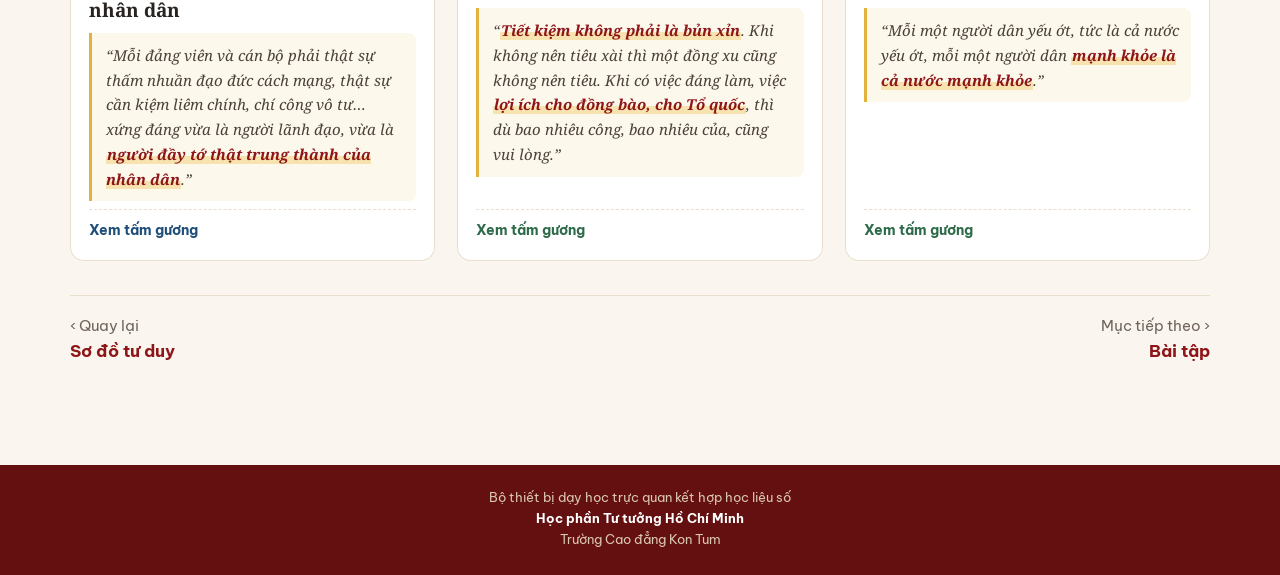
<file: tam-guong-thuc-hanh-phong-cach.html>
<!DOCTYPE html>
<html lang="vi">
<head>
<meta charset="utf-8">
<meta name="viewport" content="width=device-width, initial-scale=1">
<title>Tấm gương Hồ Chí Minh – Phong cách Hồ Chí Minh – Chủ đề 3</title>
<link rel="preconnect" href="https://fonts.googleapis.com">
<link rel="preconnect" href="https://fonts.gstatic.com" crossorigin>
<link href="https://fonts.googleapis.com/css2?family=Be+Vietnam+Pro:ital,wght@0,400;0,500;0,600;0,700;1,400&family=Noto+Serif:ital,wght@0,500;0,700;1,400;1,500&display=swap" rel="stylesheet">
<style>
:root{
  --red:#8e1518; --red-dark:#6e0f12; --gold:#e3b23c; --gold-soft:#f6e3b0;
  --paper:#faf6ef; --card:#ffffff; --ink:#2a2421; --muted:#6f645c; --line:#eadfcd;
  --c-trung:#9e1c1c; --c-ckl:#82651c; --c-thuong:#2e6b4a; --c-quocte:#1f4e79; --c-nguyentac:#5b3a7a;
  --sans:"Be Vietnam Pro",system-ui,"Segoe UI",Arial,sans-serif;
  --serif:"Noto Serif",Georgia,"Times New Roman",serif;
}
*{box-sizing:border-box}
html{scroll-behavior:smooth}
body{margin:0;background:var(--paper);color:var(--ink);font-family:var(--sans);font-size:16px;line-height:1.6}
a{color:inherit}
button{font-family:inherit}
:focus-visible{outline:3px solid var(--gold);outline-offset:2px}
@media (prefers-reduced-motion:reduce){*{transition:none!important;animation:none!important;scroll-behavior:auto!important}}

/* ===== Thanh đầu trang (giống web Chủ đề 3) ===== */
.topbar{background:var(--red);color:#fff}
.topbar{background:radial-gradient(120% 140% at 50% 0%,#a51c20 0%,var(--red) 55%,#7c1215 100%)}
.topbar .in{max-width:1180px;margin:0 auto;padding:20px 20px 18px;display:flex;gap:18px;align-items:center;justify-content:center;flex-wrap:wrap;text-align:center}
.chip-cd{background:var(--gold);color:var(--red-dark);font-weight:700;padding:6px 14px;border-radius:8px;font-size:16px;line-height:1.2;box-shadow:0 2px 0 rgba(0,0,0,.18)}
.topbar h1{margin:0;font-family:var(--serif);font-size:clamp(24px,3vw,34px);font-weight:700;line-height:1.25;letter-spacing:.2px;text-shadow:0 1px 2px rgba(0,0,0,.25)}
.topbar h1 em{font-style:italic;color:var(--gold);white-space:nowrap}
@media (max-width:760px){.topbar .in{flex-direction:column;gap:10px}}
.nav{background:var(--red-dark);border-bottom:3px solid var(--gold)}
.nav .in{max-width:1180px;margin:0 auto;display:flex;justify-content:center;flex-wrap:wrap;gap:4px;padding:8px 12px}
.nav a{color:#f7e9d7;text-decoration:none;font-weight:600;padding:8px 14px;border-radius:999px;font-size:15px}
.nav a.on{background:rgba(255,255,255,.12);color:var(--gold-soft);box-shadow:inset 0 -3px 0 var(--gold)}

.hero{background:radial-gradient(120% 150% at 50% 0%,#a51c20 0%,var(--red) 55%,#7c1215 100%);border-bottom:4px solid var(--gold);color:#fff}
.hero-in{max-width:1340px;margin:0 auto;padding:64px 24px 48px;display:flex;align-items:center;justify-content:center;gap:20px;flex-wrap:nowrap;text-align:center}
.hero-ico{width:60px;height:60px;border-radius:50%;background:var(--gold);display:grid;place-items:center;flex:none;box-shadow:0 0 0 6px rgba(227,178,60,.22)}
.hero h1{margin:0;font-family:var(--serif);font-weight:700;font-size:clamp(26px,3.2vw,42px);line-height:1.22;text-shadow:0 1px 2px rgba(0,0,0,.25)}
.hero h1 em{font-style:italic;color:var(--gold);white-space:nowrap}
@media (max-width:760px){.hero-in{flex-direction:column;padding:48px 16px 36px;gap:14px}.hero h1{font-size:24px}}
main{max-width:1180px;margin:0 auto;padding:36px 20px 60px}

/* ===== Tiêu đề mục ===== */
.sec-head{display:flex;align-items:center;gap:16px;margin:0 0 22px}
.sec-ico{width:52px;height:52px;border-radius:12px;background:var(--red);display:grid;place-items:center;flex:none}
.sec-head h2{margin:0;font-family:var(--serif);color:var(--red);font-size:clamp(28px,3.6vw,42px);line-height:1.2}
.sec-head h2 em{font-style:italic;color:#b0741a;white-space:nowrap}

/* ===== Khối Chỉ thị 07 ===== */
.ct07{display:grid;grid-template-columns:1.05fr 1.6fr;gap:28px;background:#fff;border:1px solid var(--line);border-left:6px solid var(--gold);border-radius:14px;padding:26px 28px;margin-bottom:34px}
.ct07-intro{position:relative}
.ct07 .loop{align-self:center}
.ct07-badge{display:inline-flex;align-items:center;gap:7px;background:var(--red);color:var(--gold-soft);font-size:13px;font-weight:700;letter-spacing:.2px;padding:5px 12px 5px 10px;border-radius:999px;margin-bottom:12px}
.ct07-badge svg{flex:none}
.ct07-badge span{color:#fff;font-weight:500;opacity:.85}
.ct07 h3{margin:0;font-family:var(--serif);font-weight:700;font-size:clamp(24px,2.5vw,29px);line-height:1.28;color:var(--red-dark)}
.ct07 h3 em{display:block;font-style:italic;color:#b0741a}
.ct07 .rule{display:flex;align-items:center;gap:6px;margin:12px 0 14px}
.ct07 .rule i{height:3px;width:46px;border-radius:2px;background:var(--gold)}
.ct07 .rule i+i{width:10px;background:var(--red)}
.ct07 p{margin:0;font-family:var(--serif);font-size:16.5px;line-height:1.75;color:#4d413a}
.ct07 p strong{font-family:var(--sans);font-weight:700;font-style:normal;color:var(--red);background:linear-gradient(transparent 60%,var(--gold-soft) 60%);padding:0 2px}
.ct07 p .nhan{font-weight:700;color:var(--ink)}
.loop{list-style:none;margin:0;padding:0;display:grid;grid-template-columns:repeat(4,1fr);gap:10px;counter-reset:s}
.loop li{counter-increment:s;background:var(--paper);border-radius:10px;padding:14px 12px 12px;position:relative}
.loop li::before{content:counter(s);display:grid;place-items:center;width:28px;height:28px;border-radius:50%;background:var(--red);color:#fff;font-weight:700;font-size:14px;margin-bottom:8px}
.loop li:not(:last-child)::after{content:"";position:absolute;right:-9px;top:26px;border:5px solid transparent;border-left:7px solid var(--gold)}
.loop b{display:block;font-size:15px;line-height:1.3;margin-bottom:3px}
.loop span{font-size:13px;color:var(--muted);line-height:1.45;display:block}

/* ===== Bộ lọc ===== */
.filters{display:flex;flex-wrap:wrap;gap:8px;margin:0 0 22px}
.filters button{border:1.5px solid var(--line);background:#fff;color:var(--ink);padding:8px 14px;border-radius:999px;font-size:14px;font-weight:600;cursor:pointer;display:flex;align-items:center;gap:8px}
.filters button .dot{width:10px;height:10px;border-radius:50%;background:var(--c)}
.filters button .n{color:var(--muted);font-weight:500}
.filters button[aria-pressed="true"]{border-color:var(--c,var(--red));background:var(--c,var(--red));color:#fff}
.filters button[aria-pressed="true"] .n{color:rgba(255,255,255,.8)}
.filters button[aria-pressed="true"] .dot{background:#fff}

/* ===== Lưới tấm gương ===== */
.grid{display:grid;grid-template-columns:repeat(3,1fr);gap:22px}
.tg{background:var(--card);border-radius:14px;overflow:hidden;border:1px solid var(--line);border-top:5px solid var(--c);display:flex;flex-direction:column;cursor:pointer;text-align:left;padding:0;font:inherit;color:inherit;transition:transform .15s, box-shadow .15s}
.tg:hover{transform:translateY(-2px);box-shadow:0 10px 24px -14px rgba(110,15,18,.45)}
.photo{aspect-ratio:4/3;background:#efe6d6;position:relative;overflow:hidden}
.photo img{width:100%;height:100%;object-fit:cover;display:block;filter:sepia(.12)}
.ph{position:absolute;inset:0;display:none;flex-direction:column;justify-content:center;align-items:center;gap:8px;padding:18px;text-align:center;color:#7a6a55;font-size:13px;line-height:1.45;
  background:repeating-linear-gradient(135deg,#efe6d6 0 12px,#e9dfcc 12px 24px)}
.photo.missing .ph{display:flex}
.photo.missing img{display:none}
.ph b{color:#5d4f3e;font-size:13px}
.tg-body{padding:16px 18px 18px;display:flex;flex-direction:column;gap:8px;flex:1}
.tag{font-size:12.5px;font-weight:600;color:var(--c)}
.tg h4{margin:0;font-size:19px;line-height:1.3;font-family:var(--serif)}
.cq{margin:2px 0 0;padding:10px 12px 10px 14px;border-left:3px solid var(--gold);background:#fdf8ec;border-radius:0 8px 8px 0;font-family:var(--serif);font-style:italic;color:#4a403a;font-size:15px;line-height:1.65}
.cq::before{content:"“"}.cq::after{content:"”"}
.cq mark{background:linear-gradient(transparent 58%,var(--gold-soft) 58%);color:var(--red);font-weight:700;font-style:italic;padding:0 1px}
.quote mark{background:none;color:var(--gold);font-weight:700;border-bottom:2px solid rgba(227,178,60,.55)}
.cap .src{font-size:12px;font-style:italic;opacity:.85}
.tg-foot{margin-top:auto;padding-top:10px;display:flex;justify-content:space-between;align-items:center;border-top:1px dashed var(--line);font-size:13.5px}
.tg-foot .go{font-weight:700;color:var(--c)}
.pips{display:flex;gap:4px;align-items:center;color:var(--muted)}
.pips i{width:9px;height:9px;border-radius:50%;border:1.5px solid var(--c)}
.pips i.on{background:var(--c)}

/* ===== Hộp chi tiết ===== */
dialog{border:none;padding:0;border-radius:18px;width:min(1080px,94vw);max-height:92vh;background:var(--paper);color:var(--ink);box-shadow:0 30px 80px -20px rgba(0,0,0,.5)}
dialog::backdrop{background:rgba(40,12,12,.62)}
dialog{overflow:hidden}
.dlg{display:grid;grid-template-columns:400px 1fr;height:min(92vh,860px)}
.dlg>*{min-height:0}
.dlg{position:relative}
.dlg-left{background:#fff;border-right:1px solid var(--line);padding:22px;overflow:auto}
.dlg-left .photo{border-radius:10px}
.cap{font-size:13px;color:var(--muted);margin:8px 0 18px}
.qrbox{background:var(--paper);border:1px dashed #cdbb9a;border-radius:10px;padding:14px;font-size:13.5px}
.qrbox b{display:block;margin-bottom:4px}
.qrbox code{display:block;background:#fff;border:1px solid var(--line);border-radius:6px;padding:6px 8px;margin:6px 0 8px;font-size:12.5px;word-break:break-all;font-family:Consolas,monospace}
.btn{border:none;border-radius:8px;padding:9px 14px;font-weight:600;font-size:14px;cursor:pointer;background:var(--red);color:#fff}
.btn.ghost{background:#fff;color:var(--red);border:1.5px solid var(--red)}
.btn.sm{padding:6px 10px;font-size:13px}
.dlg-right{padding:26px 30px 24px;overflow:auto;position:relative}
.x{position:absolute;z-index:2;top:14px;right:14px;width:38px;height:38px;border-radius:50%;border:none;background:#fff;cursor:pointer;font-size:20px;color:var(--muted);box-shadow:0 1px 0 var(--line)}
.dlg-right .tag{font-size:13.5px}
.dlg-right h3{margin:4px 0 16px;font-family:var(--serif);font-size:clamp(24px,3vw,30px);line-height:1.25;color:var(--red-dark);padding-right:40px}
.quote{position:relative;background:var(--red);color:#fff;border-radius:14px;padding:24px 26px 20px 30px;margin:0 0 22px}
.quote::before{content:"“";position:absolute;left:12px;top:-10px;font-family:var(--serif);font-size:84px;color:var(--gold);line-height:1}
.quote p{margin:0;font-family:var(--serif);font-size:clamp(17px,1.9vw,20px);line-height:1.65;font-style:italic}
.quote cite{display:block;margin-top:10px;font-style:normal;font-size:13.5px;color:var(--gold-soft)}
.blk{margin:0 0 20px}
.blk h5{margin:0 0 6px;font-size:15px;color:var(--c);display:flex;align-items:center;gap:8px}
.blk h5::before{content:"";width:16px;height:3px;border-radius:2px;background:var(--c)}
.blk p{margin:0;font-size:15.5px}
.acts{list-style:none;margin:0;padding:0;display:grid;gap:8px}
.acts label{display:flex;gap:12px;align-items:flex-start;background:#fff;border:1.5px solid var(--line);border-radius:10px;padding:11px 14px;cursor:pointer;font-size:15px;line-height:1.5}
.acts input{width:20px;height:20px;accent-color:var(--c);flex:none;margin-top:2px}
.acts label:has(input:checked){border-color:var(--c);background:color-mix(in srgb,var(--c) 7%,#fff)}
.ask{background:var(--gold-soft);border-radius:10px;padding:12px 16px;font-size:15px}
textarea{width:100%;min-height:78px;border:1.5px solid var(--line);border-radius:10px;padding:10px 12px;font:inherit;font-size:15px;background:#fff;resize:vertical}
.saved{font-size:12.5px;color:var(--c-thuong);height:18px}
.dlg-nav{display:flex;justify-content:space-between;gap:10px;border-top:1px solid var(--line);padding-top:16px;margin-top:6px}

/* ===== Sổ tay thực hành ===== */
.book{margin-top:46px;background:#fff;border:1px solid var(--line);border-radius:16px;padding:26px 28px}
.book-head{display:flex;justify-content:space-between;align-items:flex-end;gap:16px;flex-wrap:wrap;margin-bottom:18px}
.book h3{margin:0;font-family:var(--serif);font-size:26px;color:var(--red)}
.book .sub{margin:4px 0 0;color:var(--muted);font-size:15px}
.total{font-family:var(--serif);font-size:44px;color:var(--red);line-height:1}
.total small{font-family:var(--sans);font-size:14px;color:var(--muted);margin-left:6px}
.bars{display:grid;gap:12px;margin-bottom:20px}
.bar{display:grid;grid-template-columns:290px 1fr 54px;gap:14px;align-items:center;font-size:14.5px}
.bar .track{height:12px;background:#f1ebe0;border-radius:999px;overflow:hidden}
.bar .fill{height:100%;background:var(--c);border-radius:999px;width:0;transition:width .4s}
.bar .pct{text-align:right;color:var(--muted);font-weight:600}
.log{border-top:1px dashed var(--line);padding-top:16px}
.log h4{margin:0 0 8px;font-size:16px}
.log ul{margin:0;padding-left:20px;font-size:14.5px}
.log li{margin-bottom:6px}
.log li small{color:var(--muted)}
.empty{color:var(--muted);font-size:14.5px;margin:0}
.book-actions{display:flex;gap:10px;margin-top:18px;flex-wrap:wrap}

.next{display:flex;justify-content:space-between;margin-top:34px;padding-top:18px;border-top:1px solid var(--line);color:var(--muted);font-size:15px}
.next a{text-decoration:none}
.next a b{color:var(--red);display:block;font-size:17px}

@media (max-width:980px){
  .ct07{grid-template-columns:1fr}
  .grid{grid-template-columns:repeat(2,1fr)}
  dialog{overflow:auto}
  .dlg{grid-template-columns:1fr;height:auto}
  .dlg-left,.dlg-right{overflow:visible}
  .dlg-left{border-right:none;border-bottom:1px solid var(--line)}
  .bar{grid-template-columns:1fr 54px}.bar .track{grid-column:1/-1;grid-row:2}
}
@media (max-width:620px){
  .grid{grid-template-columns:1fr}
  .loop{grid-template-columns:1fr 1fr}
  .loop li:nth-child(2)::after{display:none}
  .ct07,.book{padding:20px}
  .dlg-right{padding:22px 18px}
}
@media print{
  .hero,.topbar,.nav,.ct07,.filters,.grid,.sec-head,.next,.book-actions,dialog{display:none!important}
  body{background:#fff}
  .book{border:none;margin:0;padding:0}
  .bar .fill{-webkit-print-color-adjust:exact;print-color-adjust:exact}
}

.ct07{grid-template-columns:1fr!important}
.ct07-intro h3 br{display:none}
.ct07-intro p{max-width:none}
/* đọc-only: danh sách thực hành dạng gạch đầu dòng */
.acts li{position:relative;background:#fff;border:1.5px solid var(--line);border-radius:10px;padding:11px 14px 11px 34px;font-size:15px;line-height:1.5}
.acts li::before{content:"";position:absolute;left:14px;top:19px;width:8px;height:8px;border-radius:50%;background:var(--c)}
</style>
<style>
/* Thanh đầu trang chung của web Chủ đề 3 */
.s3-hdr{position:sticky;top:0;z-index:50;background:#7e1416;color:#fff;box-shadow:0 3px 0 #d9ae3b,0 8px 20px -10px rgba(0,0,0,.4);font-family:"Be Vietnam Pro",system-ui,"Segoe UI",Arial,sans-serif}
.s3-top{max-width:1180px;margin:0 auto;padding:10px 20px;display:flex;align-items:center;justify-content:center;gap:12px}
.s3-top a{display:flex;align-items:center;gap:12px;color:#fff;text-decoration:none;min-width:0}
.s3-tag{background:#d9ae3b;color:#2b211a;font-weight:700;font-size:13px;padding:4px 10px;border-radius:4px;white-space:nowrap}
.s3-t{font-family:"Noto Serif",Georgia,serif;font-weight:700;font-size:18px;line-height:1.25;text-wrap:balance}
.s3-nav{background:#641011}
.s3-row{max-width:1240px;margin:0 auto;padding:0 12px;display:flex;justify-content:center;gap:4px;overflow-x:auto;scrollbar-width:none}
.s3-row::-webkit-scrollbar{display:none}
.s3-row a{flex:0 0 auto;color:#ecdcc8;text-decoration:none;font-size:14.5px;font-weight:500;padding:11px 16px;white-space:nowrap;border-bottom:3px solid transparent}
.s3-row a:hover{color:#fff}
.s3-row a.on{color:#fff;font-weight:700;border-bottom-color:#d9ae3b;background:rgba(217,174,59,.14)}
.s3-crumb{max-width:1180px;margin:0 auto;padding:14px 20px 0;font-family:"Be Vietnam Pro",system-ui,sans-serif;font-size:14px}
.s3-crumb a{color:#8e1518;text-decoration:none;font-weight:600}
.s3-crumb a:hover{text-decoration:underline}
.s3-foot{background:#641011;color:#d9c7b2;text-align:center;font:13px/1.6 "Be Vietnam Pro",system-ui,sans-serif;padding:22px 16px 26px;margin-top:40px}
.s3-foot b{color:#fff}
@media (max-width:900px){.s3-top{justify-content:flex-start}.s3-t{font-size:15px}.s3-row{justify-content:flex-start;padding:7px 12px;gap:8px}.s3-row a{padding:7px 14px;border-radius:999px;border:1.5px solid rgba(217,174,59,.45);font-size:14px}.s3-row a.on{background:#d9ae3b;color:#2b211a;border-color:#d9ae3b}}
@media print{.s3-hdr,.s3-crumb,.s3-foot{display:none}}
</style>
</head>
<body>
<header class="s3-hdr"><div class="s3-top"><a href="index.html"><span class="s3-tag">Chủ đề 3</span><span class="s3-t">Học tập và thực hành tư tưởng, đạo đức, phương pháp, phong cách Hồ Chí Minh</span></a></div>
<nav class="s3-nav" aria-label="Các thành tố"><div class="s3-row"><a href="index.html">Trang chủ</a><a href="thanh-to-tu-tuong.html">Tư tưởng Hồ Chí Minh</a><a href="thanh-to-dao-duc.html">Đạo đức Hồ Chí Minh</a><a href="thanh-to-phuong-phap.html">Phương pháp Hồ Chí Minh</a><a href="thanh-to-phong-cach.html" class="on">Phong cách Hồ Chí Minh</a></div></nav></header>

<header class="hero">
  <div class="hero-in">
    <span class="hero-ico" aria-hidden="true"><svg width="26" height="26" viewBox="0 0 24 24" fill="none" stroke="#7c1215" stroke-width="2" stroke-linecap="round" stroke-linejoin="round"><path d="M5 19c0-8 5-14 15-15-1 10-7 15-15 15z"/><path d="M5 19l7-7"/></svg></span>
    <h1>Tấm gương <em>phong cách</em> <span style="white-space:nowrap">Hồ Chí Minh</span></h1>
  </div>
</header>

<div class="s3-crumb"><a href="thanh-to-phong-cach.html">‹ Phong cách Hồ Chí Minh</a> · Tấm gương Hồ Chí Minh</div>
<main>

  <section class="ct07" aria-label="Tinh thần Chỉ thị 07-CT/TW">
    <div class="ct07-intro">
      <div class="ct07-badge"><svg width="14" height="14" viewBox="0 0 24 24" fill="#e3b23c"><path d="M12 2.5l2.9 6 6.6.8-4.9 4.6 1.3 6.6L12 17.3l-5.9 3.2 1.3-6.6L2.5 9.3l6.6-.8z"/></svg>Chỉ thị 07-CT/TW <span>ngày 13/7/2026</span></div>
      <h3>Học phong cách của Bác <em>trong từng việc nhỏ</em></h3>
      <div class="rule" aria-hidden="true"><i></i><i></i></div>
      <p>Học Bác phải trở thành <strong>việc làm hằng ngày</strong>, đo bằng <strong>kết quả cụ thể</strong>. <span class="nhan">Phong cách Hồ Chí Minh</span> hiện lên trong cách Bác nghĩ, làm việc, nói, viết, ứng xử và sinh hoạt: những điều em có thể rèn luyện ngay từ hôm nay.</p>
    </div>
  </section>

  <div class="filters" id="filters" role="group" aria-label="Lọc theo chuẩn mực đạo đức"></div>
  <div class="grid" id="grid"></div>

  <div class="next">
    <a href="thanh-to-phong-cach.html#so-do-tu-duy">‹ Quay lại<b>Sơ đồ tư duy</b></a>
    <a href="thanh-to-phong-cach.html#bai-tap" style="text-align:right">Mục tiếp theo ›<b>Bài tập</b></a>
  </div>
</main>

<dialog id="dlg" aria-labelledby="d-title">
  <div class="dlg" id="dlg-in"></div>
</dialog>

<script>
/* =========================================================
   DỮ LIỆU – thầy cô chỉ cần sửa phần này
   - anh: đường dẫn ảnh (đặt ảnh vào thư mục anh-tam-guong/)
   - goiYAnh: mô tả ảnh nên dùng (hiện khi chưa có ảnh)
   ========================================================= */
const CHUAN_MUC = {
 "tuduy": {
  "ten": "Phong cách tư duy",
  "mau": "#9e1c1c"
 },
 "lamviec": {
  "ten": "Phong cách làm việc",
  "mau": "#a8481c"
 },
 "diendat": {
  "ten": "Phong cách diễn đạt",
  "mau": "#82651c"
 },
 "ungxu": {
  "ten": "Phong cách ứng xử",
  "mau": "#1f4e79"
 },
 "sinhhoat": {
  "ten": "Phong cách sinh hoạt",
  "mau": "#2e6b4a"
 }
};

const TAM_GUONG = [
 {
  "id": "pc-01",
  "cm": "tuduy",
  "ten": "Học để làm việc, làm người",
  "goiYAnh": "Bác đọc tài liệu giữa núi rừng Việt Bắc",
  "loi": "Học để làm việc, làm người, làm cán bộ. Học để phụng sự đoàn thể, giai cấp và nhân dân, Tổ quốc và nhân loại.",
  "nguon": "Lời Bác ghi tặng Trường Nguyễn Ái Quốc, năm 1949",
  "nhan": [
   "làm việc, làm người, làm cán bộ"
  ],
  "viec": "Bác thông thạo nhiều ngoại ngữ, đọc rộng, tiếp thu tinh hoa văn hóa phương Đông và phương Tây. Nhưng Người không sao chép máy móc mà vận dụng sáng tạo vào hoàn cảnh Việt Nam. Ngay giữa núi rừng Việt Bắc thiếu thốn, Người vẫn đọc sách báo, nghiên cứu tài liệu mỗi ngày.",
  "yNghia": "Tư duy độc lập, tự chủ, sáng tạo; học để hành động, không học suông.",
  "thucHanh": [
   "Tự hỏi “học để làm gì?” với mỗi môn học, gắn với nghề nghiệp tương lai",
   "Đọc ít nhất một cuốn sách mỗi tháng, ghi lại điều áp dụng được",
   "Học ngoại ngữ, kỹ năng số để chủ động trong thời đại mới"
  ],
  "hoi": "Với em, “học để làm người” nghĩa là gì?",
  "anh": "[data-uri]"
 },
 {
  "id": "pc-02",
  "cm": "lamviec",
  "ten": "Làm mực thước cho người ta bắt chước",
  "goiYAnh": "Bác làm việc tại nhà sàn",
  "loi": "Muốn hướng dẫn nhân dân, mình phải làm mực thước cho người ta bắt chước.",
  "nguon": "Tác phẩm “Sửa đổi lối làm việc”, năm 1947",
  "nhan": [
   "làm mực thước"
  ],
  "viec": "Bác làm việc có kế hoạch, giờ nào việc nấy, luôn đúng hẹn. Việc gì Người cũng hỏi kỹ, xem xét kỹ trước khi quyết định; giao việc rõ ràng và kiểm tra đến nơi đến chốn. Dù bận đến đâu, bàn làm việc của Bác vẫn gọn gàng, tài liệu sắp xếp ngăn nắp.",
  "yNghia": "Phong cách làm việc dân chủ, khoa học, cụ thể; nói đi đôi với làm.",
  "thucHanh": [
   "Lập kế hoạch tuần, sắp xếp việc theo thứ tự ưu tiên",
   "Đi học, đi họp đúng giờ; hoàn thành công việc đúng hạn",
   "Giữ góc học tập ngăn nắp; dùng công cụ số để quản lý công việc"
  ],
  "hoi": "Một ngày làm việc khoa học của em sẽ được sắp xếp như thế nào?",
  "anh": "[data-uri]"
 },
 {
  "id": "pc-03",
  "cm": "diendat",
  "ten": "Viết cho ai? Viết để làm gì?",
  "goiYAnh": "Bác viết bài",
  "loi": "Mỗi khi viết một bài, tôi tự đặt câu hỏi: Viết cho ai xem? Viết để làm gì? Viết thế nào cho phổ thông, dễ hiểu, ngắn gọn, dễ đọc?",
  "nguon": "Bài nói tại Đại hội lần thứ III Hội Nhà báo Việt Nam, năm 1962",
  "nhan": [
   "Viết cho ai xem?",
   "Viết để làm gì?",
   "dễ hiểu, ngắn gọn"
  ],
  "viec": "Bác nói và viết ngắn gọn, giản dị, dùng ca dao, tục ngữ và hình ảnh gần gũi nên ai nghe cũng hiểu. Bản Tuyên ngôn Độc lập ngắn gọn mà có sức vang vọng lớn lao. Người viết hàng nghìn bài báo với nhiều bút danh, luôn hướng tới người đọc là nhân dân.",
  "yNghia": "Phong cách diễn đạt ngắn gọn, giản dị, dễ hiểu, phù hợp với từng đối tượng.",
  "thucHanh": [
   "Khi thuyết trình, xác định rõ người nghe là ai và cần nói điều gì",
   "Viết bài, báo cáo ngắn gọn, mạch lạc; tránh dài dòng, sáo rỗng",
   "Dùng ngôn ngữ trong sáng, lịch sự trên mạng xã hội"
  ],
  "hoi": "Hãy thử viết lại một đoạn bài làm của em theo ba câu hỏi của Bác.",
  "anh": "[data-uri]"
 },
 {
  "id": "pc-04",
  "cm": "ungxu",
  "ten": "Người đầy tớ trung thành của nhân dân",
  "goiYAnh": "Bác ngồi trò chuyện cùng bà con nông dân",
  "loi": "Mỗi đảng viên và cán bộ phải thật sự thấm nhuần đạo đức cách mạng, thật sự cần kiệm liêm chính, chí công vô tư… xứng đáng vừa là người lãnh đạo, vừa là người đầy tớ thật trung thành của nhân dân.",
  "nguon": "Di chúc, năm 1969",
  "nhan": [
   "người đầy tớ thật trung thành của nhân dân"
  ],
  "viec": "Đi đâu Bác cũng ngồi giữa bà con, hỏi chuyện mùa màng, bữa ăn, việc học của con cháu. Người ân cần với cụ già, trìu mến với thiếu nhi, khiêm tốn với mọi người, chân thành với bạn bè quốc tế. Cách ứng xử ấy khiến ai gặp Bác cũng thấy gần gũi như người thân.",
  "yNghia": "Phong cách ứng xử văn hóa: khiêm tốn, chân thành, tôn trọng, gần gũi con người.",
  "thucHanh": [
   "Chào hỏi lễ phép thầy cô, cán bộ, nhân viên nhà trường",
   "Lắng nghe, tôn trọng ý kiến bạn bè; không nói tục, chửi bậy",
   "Ứng xử văn minh, lịch sự khi giao tiếp trên mạng xã hội"
  ],
  "hoi": "Điều gì trong cách ứng xử của Bác khiến người dân thấy gần gũi?",
  "anh": "[data-uri]"
 },
 {
  "id": "pc-05",
  "cm": "sinhhoat",
  "ten": "Bộ quần áo kaki giản dị",
  "goiYAnh": "Bộ quần áo Bác thường mặc, lưu giữ tại nhà sàn",
  "loi": "Tiết kiệm không phải là bủn xỉn. Khi không nên tiêu xài thì một đồng xu cũng không nên tiêu. Khi có việc đáng làm, việc lợi ích cho đồng bào, cho Tổ quốc, thì dù bao nhiêu công, bao nhiêu của, cũng vui lòng.",
  "nguon": "Tác phẩm “Cần kiệm liêm chính”, năm 1949",
  "nhan": [
   "Tiết kiệm không phải là bủn xỉn",
   "lợi ích cho đồng bào, cho Tổ quốc"
  ],
  "viec": "Bác mặc bộ quần áo kaki giản dị, đi đôi dép cao su suốt nhiều năm. Bữa ăn của Người đạm bạc như bữa cơm người lao động. Đồ dùng của Bác chỉ vài vật thân thuộc: chiếc quạt nan, chiếc đài, chiếc mũ. Giản dị nhưng không khắc khổ; trang phục của Người luôn gọn gàng, lịch sự.",
  "yNghia": "Phong cách sinh hoạt giản dị, tiết kiệm, hòa hợp với thiên nhiên.",
  "thucHanh": [
   "Ăn mặc gọn gàng, lịch sự, phù hợp môi trường học đường",
   "Chi tiêu hợp lý; không chạy theo hàng hiệu, đua đòi",
   "Giữ gìn đồ dùng cá nhân và tài sản chung của nhà trường"
  ],
  "hoi": "Giản dị khác với sơ sài, luộm thuộm ở điểm nào?",
  "anh": "[data-uri]"
 },
 {
  "id": "pc-06",
  "cm": "sinhhoat",
  "ten": "Rèn luyện thân thể",
  "goiYAnh": "Bác lao động, chăm vườn",
  "loi": "Mỗi một người dân yếu ớt, tức là cả nước yếu ớt, mỗi một người dân mạnh khỏe là cả nước mạnh khỏe.",
  "nguon": "Lời kêu gọi toàn dân tập thể dục, năm 1946",
  "nhan": [
   "mạnh khỏe là cả nước mạnh khỏe"
  ],
  "viec": "Bác dậy sớm tập thể dục, đi bộ, leo núi đều đặn; những năm ở chiến khu, Người còn tự lao động, trồng rau. Khi về Hà Nội, Người chăm vườn cây, ao cá, coi lao động chân tay là niềm vui. Nhờ vậy, Người giữ được sức khỏe để làm việc bền bỉ.",
  "yNghia": "Sinh hoạt điều độ, rèn luyện thân thể để giữ sức khỏe phục vụ công việc.",
  "thucHanh": [
   "Tập thể dục ít nhất 30 phút mỗi ngày",
   "Ngủ đủ giấc, hạn chế thức khuya dùng điện thoại",
   "Tham gia các hoạt động thể thao, lao động của lớp, của trường"
  ],
  "hoi": "Em đã có thói quen rèn luyện sức khỏe nào? Em sẽ bắt đầu thói quen nào mới?",
  "anh": "[data-uri]"
 }
];

/* ================= Lưu trữ ================= */
const KEY = "tam-guong-phong-cach-v1";
let state = {done:{}, note:{}};
try { const s = localStorage.getItem(KEY); if (s) state = Object.assign(state, JSON.parse(s)); } catch(e){}
function save(){ try { localStorage.setItem(KEY, JSON.stringify(state)); } catch(e){} }
const doneOf = id => state.done[id] || [];

/* ================= Hiển thị ================= */
const $ = s => document.querySelector(s);
const esc = s => s.replace(/[&<>"]/g, c => ({"&":"&amp;","<":"&lt;",">":"&gt;",'"':"&quot;"}[c]));
let filter = "all";

function photoHTML(t){
  if (!t.anh) return "";
  return `<div class="photo"><img src="${t.anh}" alt="${esc(t.goiYAnh)}" loading="lazy" onerror="this.parentNode.remove()"></div>`;
}
function hl(text, phrases){
  let h = esc(text);
  [...(phrases||[])].sort((a,b)=>b.length-a.length).forEach(ph => { h = h.split(esc(ph)).join(`<mark>${esc(ph)}</mark>`); });
  return h;
}

function renderFilters(){
  const counts = {}; TAM_GUONG.forEach(t => counts[t.cm] = (counts[t.cm]||0)+1);
  let h = `<button aria-pressed="${filter==="all"}" data-f="all" style="--c:var(--red)">Tất cả <span class="n">${TAM_GUONG.length}</span></button>`;
  for (const [k,v] of Object.entries(CHUAN_MUC))
    h += `<button aria-pressed="${filter===k}" data-f="${k}" style="--c:${v.mau}"><span class="dot"></span>${v.ten} <span class="n">${counts[k]||0}</span></button>`;
  $("#filters").innerHTML = h;
}

function renderGrid(){
  $("#grid").innerHTML = TAM_GUONG.filter(t => filter==="all" || t.cm===filter).map(t => {
    const cm = CHUAN_MUC[t.cm], d = doneOf(t.id).length;
    return `<button class="tg" data-id="${t.id}" style="--c:${cm.mau}" aria-label="Xem tấm gương: ${esc(t.ten)}">
      ${photoHTML(t)}
      <div class="tg-body"><span class="tag">${cm.ten}</span><h4>${t.ten}</h4><blockquote class="cq">${hl(t.loi,t.nhan)}</blockquote>
        <div class="tg-foot"><span class="go">Xem tấm gương</span></div></div>
    </button>`;
  }).join("");
}

function renderBook(){ return;
  let total = 0;
  const bars = Object.entries(CHUAN_MUC).map(([k,v]) => {
    const items = TAM_GUONG.filter(t => t.cm===k);
    const max = items.length*3, got = items.reduce((s,t)=>s+doneOf(t.id).length,0);
    total += got; const p = max ? Math.round(got*100/max) : 0;
    return `<div class="bar" style="--c:${v.mau}"><span>${v.ten}</span><div class="track"><div class="fill" style="width:${p}%"></div></div><span class="pct">${p}%</span></div>`;
  }).join("");
  $("#bars").innerHTML = bars;
  $("#total").innerHTML = `${total}<small>/ ${TAM_GUONG.length*3} việc làm</small>`;
  const notes = TAM_GUONG.filter(t => (state.note[t.id]||"").trim() || doneOf(t.id).length);
  $("#log").innerHTML = notes.length ? `<ul>${notes.map(t => {
      const acts = doneOf(t.id).map(i => t.thucHanh[i]).join("; ");
      return `<li><b>${t.ten}</b>${acts?`: ${esc(acts)}`:""}${(state.note[t.id]||"").trim()?`<br><small>Kết quả: ${esc(state.note[t.id])}</small>`:""}</li>`;
    }).join("")}</ul>`
    : `<p class="empty">Chưa có kết quả nào. Mở một tấm gương, chọn việc em đã làm và ghi lại kết quả để sổ tay tự cập nhật.</p>`;
}

/* ================= Hộp chi tiết ================= */
const dlg = $("#dlg");
function openTG(id, push=true){
  const i = TAM_GUONG.findIndex(t => t.id===id); if (i<0) return;
  const t = TAM_GUONG[i], cm = CHUAN_MUC[t.cm], d = doneOf(t.id);
  const prev = TAM_GUONG[(i-1+TAM_GUONG.length)%TAM_GUONG.length], next = TAM_GUONG[(i+1)%TAM_GUONG.length];
  const link = location.href.split("#")[0].split("/").pop() + "#" + t.id;
  $("#dlg-in").style.setProperty("--c", cm.mau);
  $("#dlg-in").innerHTML = `
   <button class="x" id="close" aria-label="Đóng">×</button>
   <div class="dlg-left">${photoHTML(t)}<p class="cap">${esc(t.goiYAnh)}<br><span class="src">Ảnh tư liệu trích phim “Hồ Chí Minh – Chân dung một con người”, Viện Phim Việt Nam</span></p></div>
   <div class="dlg-right">
     <span class="tag">${cm.ten}</span><h3 id="d-title">${t.ten}</h3>
     <figure class="quote" style="margin:0 0 22px"><p>${hl(t.loi,t.nhan)}</p><cite>Hồ Chí Minh · ${esc(t.nguon)}</cite></figure>
     <div class="blk"><h5>Việc Bác đã làm</h5><p>${esc(t.viec)}</p></div>
     <div class="blk"><h5>Ý nghĩa</h5><p>${esc(t.yNghia)}</p></div>
     <div class="blk"><h5>Học tập và thực hành theo Bác</h5><ul class="acts">
       ${t.thucHanh.map(a=>`<li>${esc(a)}</li>`).join("")}</ul></div>
     <div class="dlg-nav"><button class="btn ghost" data-go="${prev.id}">‹ ${prev.ten}</button><button class="btn ghost" data-go="${next.id}">${next.ten} ›</button></div>
   </div>`;
  if (!dlg.open) dlg.showModal();
  $(".dlg-right").scrollTop = 0;
  if (push) history.replaceState(null, "", "#" + t.id);

  $("#close").onclick = () => dlg.close();
  $("#dlg-in").querySelectorAll("[data-go]").forEach(b => b.onclick = () => openTG(b.dataset.go));
}
dlg.addEventListener("close", () => history.replaceState(null, "", location.pathname + location.search));
dlg.addEventListener("click", e => { if (e.target === dlg) dlg.close(); });

/* ================= Sự kiện ================= */
$("#filters").onclick = e => { const b = e.target.closest("button"); if (!b) return; filter = b.dataset.f; renderFilters(); renderGrid(); };
$("#grid").onclick = e => { const c = e.target.closest(".tg"); if (c) openTG(c.dataset.id); };
window.addEventListener("hashchange", () => { const id = location.hash.slice(1); if (id.startsWith("tg-")) openTG(id, false); });

renderFilters(); renderGrid(); renderBook();
if (location.hash.startsWith("#tg-")) openTG(location.hash.slice(1), false);
</script>
<footer class="s3-foot">Bộ thiết bị dạy học trực quan kết hợp học liệu số<br><b>Học phần Tư tưởng Hồ Chí Minh</b><br>Trường Cao đẳng Kon Tum</footer>
</body>
</html>
</file>
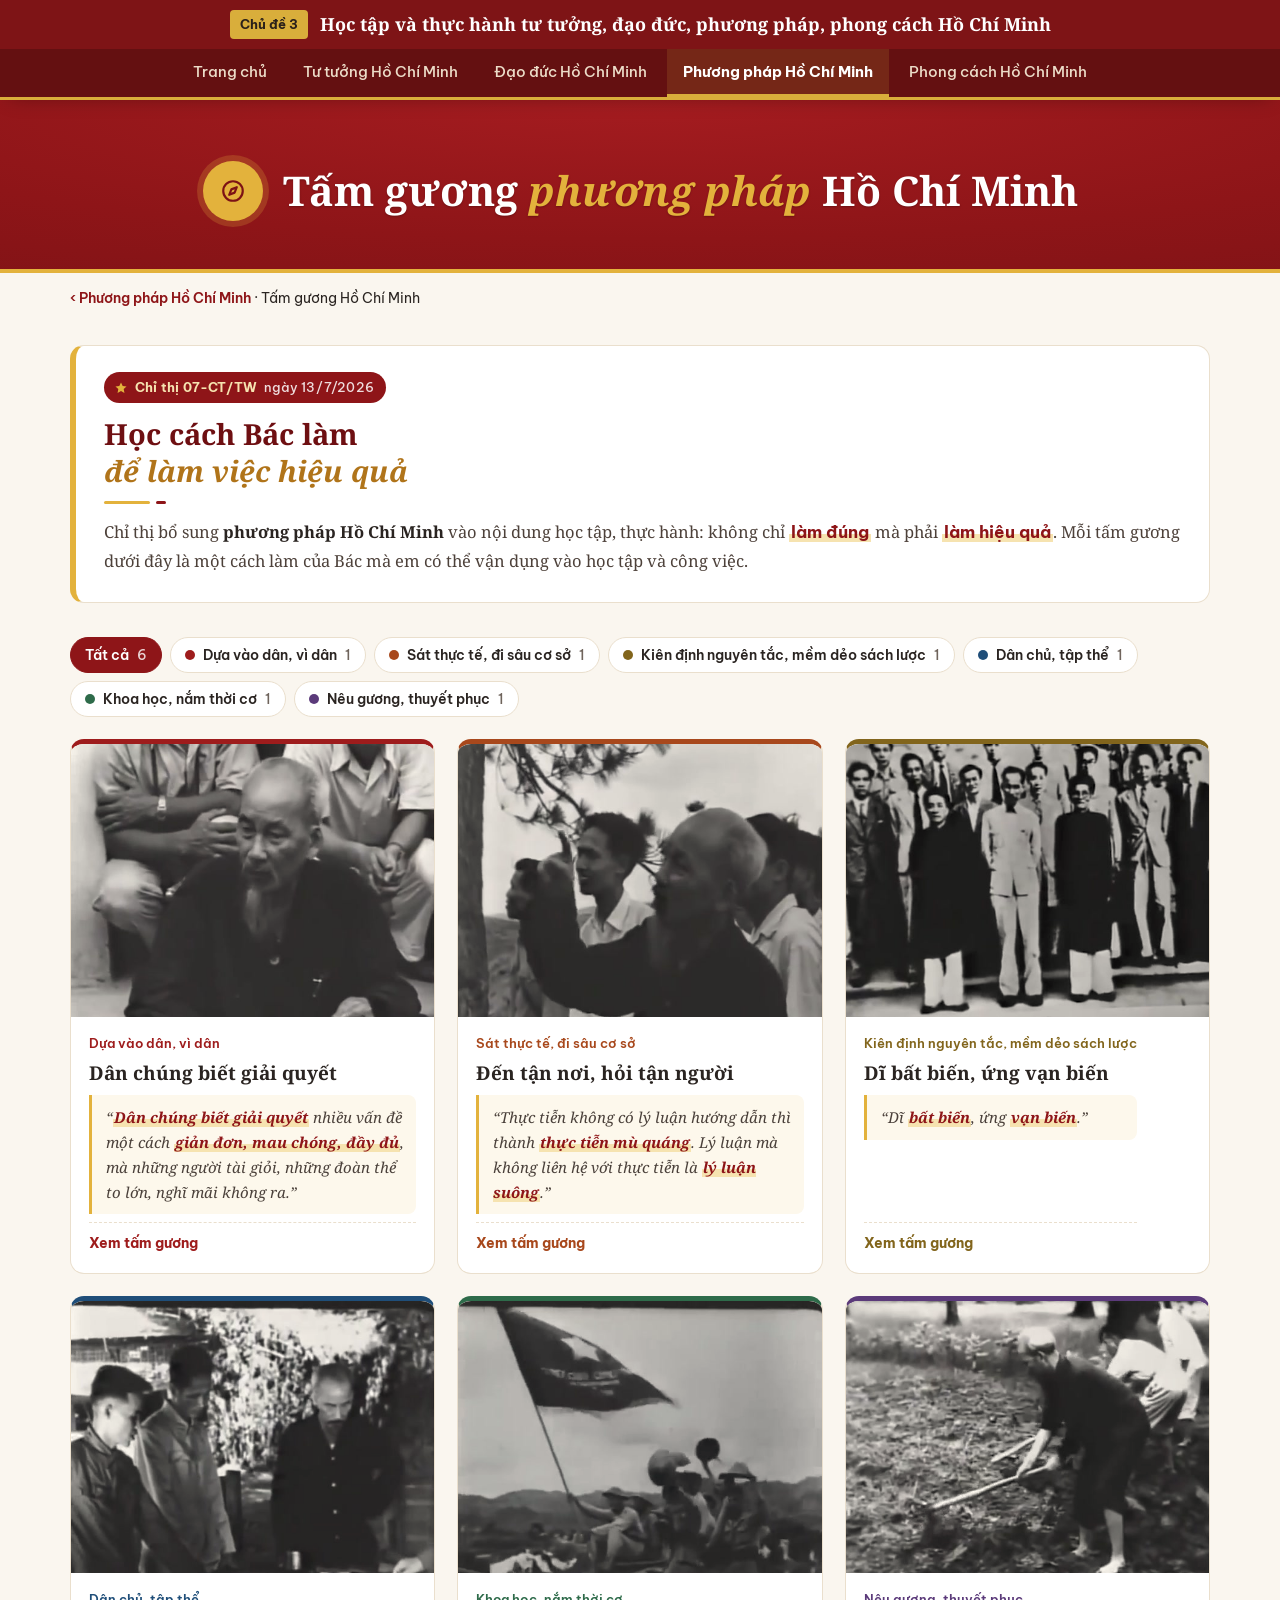
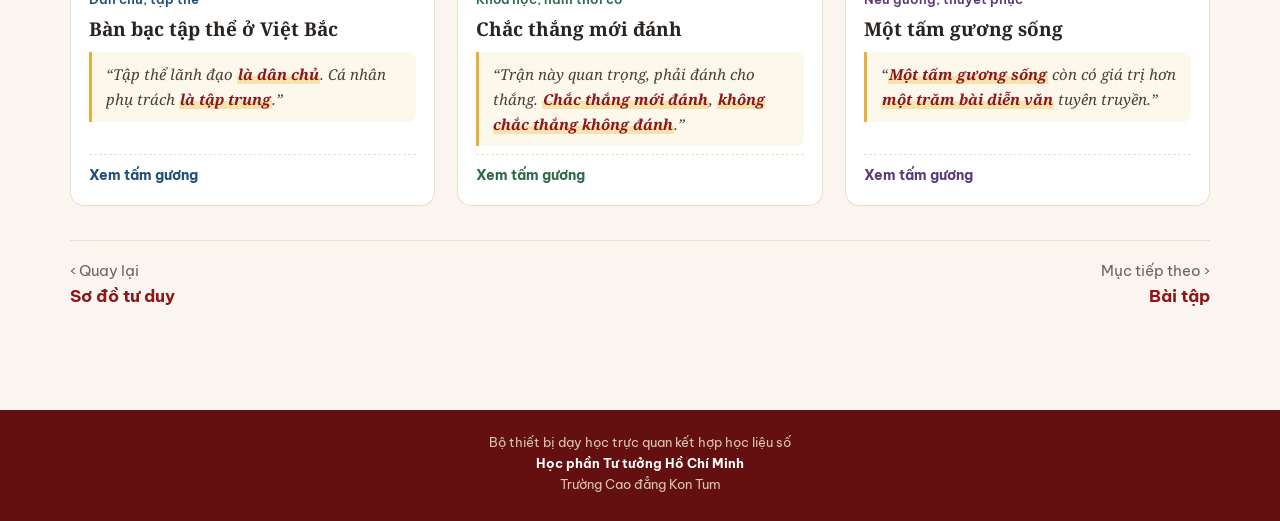
<file: tam-guong-thuc-hanh-phuong-phap.html>
<!DOCTYPE html>
<html lang="vi">
<head>
<meta charset="utf-8">
<meta name="viewport" content="width=device-width, initial-scale=1">
<title>Tấm gương Hồ Chí Minh – Phương pháp Hồ Chí Minh – Chủ đề 3</title>
<link rel="preconnect" href="https://fonts.googleapis.com">
<link rel="preconnect" href="https://fonts.gstatic.com" crossorigin>
<link href="https://fonts.googleapis.com/css2?family=Be+Vietnam+Pro:ital,wght@0,400;0,500;0,600;0,700;1,400&family=Noto+Serif:ital,wght@0,500;0,700;1,400;1,500&display=swap" rel="stylesheet">
<style>
:root{
  --red:#8e1518; --red-dark:#6e0f12; --gold:#e3b23c; --gold-soft:#f6e3b0;
  --paper:#faf6ef; --card:#ffffff; --ink:#2a2421; --muted:#6f645c; --line:#eadfcd;
  --c-trung:#9e1c1c; --c-ckl:#82651c; --c-thuong:#2e6b4a; --c-quocte:#1f4e79; --c-nguyentac:#5b3a7a;
  --sans:"Be Vietnam Pro",system-ui,"Segoe UI",Arial,sans-serif;
  --serif:"Noto Serif",Georgia,"Times New Roman",serif;
}
*{box-sizing:border-box}
html{scroll-behavior:smooth}
body{margin:0;background:var(--paper);color:var(--ink);font-family:var(--sans);font-size:16px;line-height:1.6}
a{color:inherit}
button{font-family:inherit}
:focus-visible{outline:3px solid var(--gold);outline-offset:2px}
@media (prefers-reduced-motion:reduce){*{transition:none!important;animation:none!important;scroll-behavior:auto!important}}

/* ===== Thanh đầu trang (giống web Chủ đề 3) ===== */
.topbar{background:var(--red);color:#fff}
.topbar .in{max-width:1180px;margin:0 auto;padding:12px 20px;display:flex;gap:14px;align-items:center;justify-content:center;flex-wrap:wrap}
.chip-cd{background:var(--gold);color:var(--red-dark);font-weight:700;padding:4px 12px;border-radius:6px;font-size:15px}
.topbar h1{margin:0;font-family:var(--serif);font-size:clamp(17px,2.2vw,22px);font-weight:700}
.nav{background:var(--red-dark);border-bottom:3px solid var(--gold)}
.nav .in{max-width:1180px;margin:0 auto;display:flex;justify-content:center;flex-wrap:wrap;gap:4px;padding:8px 12px}
.nav a{color:#f7e9d7;text-decoration:none;font-weight:600;padding:8px 14px;border-radius:999px;font-size:15px}
.nav a.on{background:rgba(255,255,255,.12);color:var(--gold-soft);box-shadow:inset 0 -3px 0 var(--gold)}

.hero{background:radial-gradient(120% 150% at 50% 0%,#a51c20 0%,var(--red) 55%,#7c1215 100%);border-bottom:4px solid var(--gold);color:#fff}
.hero-in{max-width:1340px;margin:0 auto;padding:64px 24px 48px;display:flex;align-items:center;justify-content:center;gap:20px;flex-wrap:nowrap;text-align:center}
.hero-ico{width:60px;height:60px;border-radius:50%;background:var(--gold);display:grid;place-items:center;flex:none;box-shadow:0 0 0 6px rgba(227,178,60,.22)}
.hero h1{margin:0;font-family:var(--serif);font-weight:700;font-size:clamp(26px,3.2vw,42px);line-height:1.22;text-shadow:0 1px 2px rgba(0,0,0,.25)}
.hero h1 em{font-style:italic;color:var(--gold);white-space:nowrap}
@media (max-width:760px){.hero-in{flex-direction:column;padding:48px 16px 36px;gap:14px}.hero h1{font-size:24px}}
main{max-width:1180px;margin:0 auto;padding:36px 20px 60px}

/* ===== Tiêu đề mục ===== */
.sec-head{display:flex;align-items:center;gap:16px;margin:0 0 22px}
.sec-ico{width:52px;height:52px;border-radius:12px;background:var(--red);display:grid;place-items:center;flex:none}
.sec-head h2{margin:0;font-family:var(--serif);color:var(--red);font-size:clamp(26px,3.4vw,38px);line-height:1.2}

/* ===== Khối Chỉ thị 07 ===== */
.ct07{display:grid;grid-template-columns:1.05fr 1.6fr;gap:28px;background:#fff;border:1px solid var(--line);border-left:6px solid var(--gold);border-radius:14px;padding:26px 28px;margin-bottom:34px}
.ct07-intro{position:relative}
.ct07 .loop{align-self:center}
.ct07-badge{display:inline-flex;align-items:center;gap:7px;background:var(--red);color:var(--gold-soft);font-size:13px;font-weight:700;letter-spacing:.2px;padding:5px 12px 5px 10px;border-radius:999px;margin-bottom:12px}
.ct07-badge svg{flex:none}
.ct07-badge span{color:#fff;font-weight:500;opacity:.85}
.ct07 h3{margin:0;font-family:var(--serif);font-weight:700;font-size:clamp(24px,2.5vw,29px);line-height:1.28;color:var(--red-dark)}
.ct07 h3 em{display:block;font-style:italic;color:#b0741a}
.ct07 .rule{display:flex;align-items:center;gap:6px;margin:12px 0 14px}
.ct07 .rule i{height:3px;width:46px;border-radius:2px;background:var(--gold)}
.ct07 .rule i+i{width:10px;background:var(--red)}
.ct07 p{margin:0;font-family:var(--serif);font-size:16.5px;line-height:1.75;color:#4d413a}
.ct07 p strong{font-family:var(--sans);font-weight:700;font-style:normal;color:var(--red);background:linear-gradient(transparent 60%,var(--gold-soft) 60%);padding:0 2px}
.ct07 p .nhan{font-weight:700;color:var(--ink)}
.ct07 .loop{align-self:center}
.loop{list-style:none;margin:0;padding:0;display:grid;grid-template-columns:repeat(4,1fr);gap:10px;counter-reset:s}
.loop li{counter-increment:s;background:var(--paper);border-radius:10px;padding:14px 12px 12px;position:relative}
.loop li::before{content:counter(s);display:grid;place-items:center;width:28px;height:28px;border-radius:50%;background:var(--red);color:#fff;font-weight:700;font-size:14px;margin-bottom:8px}
.loop li:not(:last-child)::after{content:"";position:absolute;right:-9px;top:26px;border:5px solid transparent;border-left:7px solid var(--gold)}
.loop b{display:block;font-size:15px;line-height:1.3;margin-bottom:3px}
.loop span{font-size:13px;color:var(--muted);line-height:1.45;display:block}

/* ===== Bộ lọc ===== */
.filters{display:flex;flex-wrap:wrap;gap:8px;margin:0 0 22px}
.filters button{border:1.5px solid var(--line);background:#fff;color:var(--ink);padding:8px 14px;border-radius:999px;font-size:14px;font-weight:600;cursor:pointer;display:flex;align-items:center;gap:8px}
.filters button .dot{width:10px;height:10px;border-radius:50%;background:var(--c)}
.filters button .n{color:var(--muted);font-weight:500}
.filters button[aria-pressed="true"]{border-color:var(--c,var(--red));background:var(--c,var(--red));color:#fff}
.filters button[aria-pressed="true"] .n{color:rgba(255,255,255,.8)}
.filters button[aria-pressed="true"] .dot{background:#fff}

/* ===== Lưới tấm gương ===== */
.grid{display:grid;grid-template-columns:repeat(3,1fr);gap:22px}
.tg{background:var(--card);border-radius:14px;overflow:hidden;border:1px solid var(--line);border-top:5px solid var(--c);display:flex;flex-direction:column;cursor:pointer;text-align:left;padding:0;font:inherit;color:inherit;transition:transform .15s, box-shadow .15s}
.tg:hover{transform:translateY(-2px);box-shadow:0 10px 24px -14px rgba(110,15,18,.45)}
.photo{aspect-ratio:4/3;background:#efe6d6;position:relative;overflow:hidden}
.photo img{width:100%;height:100%;object-fit:cover;display:block;filter:sepia(.12)}
.ph{position:absolute;inset:0;display:none;flex-direction:column;justify-content:center;align-items:center;gap:8px;padding:18px;text-align:center;color:#7a6a55;font-size:13px;line-height:1.45;
  background:repeating-linear-gradient(135deg,#efe6d6 0 12px,#e9dfcc 12px 24px)}
.photo.missing .ph{display:flex}
.photo.missing img{display:none}
.ph b{color:#5d4f3e;font-size:13px}
.tg-body{padding:16px 18px 18px;display:flex;flex-direction:column;gap:8px;flex:1}
.tag{font-size:12.5px;font-weight:600;color:var(--c)}
.tg h4{margin:0;font-size:19px;line-height:1.3;font-family:var(--serif)}
.cq{margin:2px 0 0;padding:10px 12px 10px 14px;border-left:3px solid var(--gold);background:#fdf8ec;border-radius:0 8px 8px 0;font-family:var(--serif);font-style:italic;color:#4a403a;font-size:15px;line-height:1.65}
.cq::before{content:"“"}.cq::after{content:"”"}
.cq mark{background:linear-gradient(transparent 58%,var(--gold-soft) 58%);color:var(--red);font-weight:700;font-style:italic;padding:0 1px}
.quote mark{background:none;color:var(--gold);font-weight:700;border-bottom:2px solid rgba(227,178,60,.55)}
.cap .src{font-size:12px;font-style:italic;opacity:.85}
.tg-foot{margin-top:auto;padding-top:10px;display:flex;justify-content:space-between;align-items:center;border-top:1px dashed var(--line);font-size:13.5px}
.tg-foot .go{font-weight:700;color:var(--c)}
.pips{display:flex;gap:4px;align-items:center;color:var(--muted)}
.pips i{width:9px;height:9px;border-radius:50%;border:1.5px solid var(--c)}
.pips i.on{background:var(--c)}

/* ===== Hộp chi tiết ===== */
dialog{border:none;padding:0;border-radius:18px;width:min(1080px,94vw);max-height:92vh;background:var(--paper);color:var(--ink);box-shadow:0 30px 80px -20px rgba(0,0,0,.5)}
dialog::backdrop{background:rgba(40,12,12,.62)}
dialog{overflow:hidden}
.dlg{display:grid;grid-template-columns:400px 1fr;height:min(92vh,860px)}
.dlg>*{min-height:0}
.dlg{position:relative}
.dlg-left{background:#fff;border-right:1px solid var(--line);padding:22px;overflow:auto}
.dlg-left .photo{border-radius:10px}
.cap{font-size:13px;color:var(--muted);margin:8px 0 18px}
.qrbox{background:var(--paper);border:1px dashed #cdbb9a;border-radius:10px;padding:14px;font-size:13.5px}
.qrbox b{display:block;margin-bottom:4px}
.qrbox code{display:block;background:#fff;border:1px solid var(--line);border-radius:6px;padding:6px 8px;margin:6px 0 8px;font-size:12.5px;word-break:break-all;font-family:Consolas,monospace}
.btn{border:none;border-radius:8px;padding:9px 14px;font-weight:600;font-size:14px;cursor:pointer;background:var(--red);color:#fff}
.btn.ghost{background:#fff;color:var(--red);border:1.5px solid var(--red)}
.btn.sm{padding:6px 10px;font-size:13px}
.dlg-right{padding:26px 30px 24px;overflow:auto;position:relative}
.x{position:absolute;z-index:2;top:14px;right:14px;width:38px;height:38px;border-radius:50%;border:none;background:#fff;cursor:pointer;font-size:20px;color:var(--muted);box-shadow:0 1px 0 var(--line)}
.dlg-right .tag{font-size:13.5px}
.dlg-right h3{margin:4px 0 16px;font-family:var(--serif);font-size:clamp(24px,3vw,30px);line-height:1.25;color:var(--red-dark);padding-right:40px}
.quote{position:relative;background:var(--red);color:#fff;border-radius:14px;padding:24px 26px 20px 30px;margin:0 0 22px}
.quote::before{content:"“";position:absolute;left:12px;top:-10px;font-family:var(--serif);font-size:84px;color:var(--gold);line-height:1}
.quote p{margin:0;font-family:var(--serif);font-size:clamp(17px,1.9vw,20px);line-height:1.65;font-style:italic}
.quote cite{display:block;margin-top:10px;font-style:normal;font-size:13.5px;color:var(--gold-soft)}
.blk{margin:0 0 20px}
.blk h5{margin:0 0 6px;font-size:15px;color:var(--c);display:flex;align-items:center;gap:8px}
.blk h5::before{content:"";width:16px;height:3px;border-radius:2px;background:var(--c)}
.blk p{margin:0;font-size:15.5px}
.acts{list-style:none;margin:0;padding:0;display:grid;gap:8px}
.acts label{display:flex;gap:12px;align-items:flex-start;background:#fff;border:1.5px solid var(--line);border-radius:10px;padding:11px 14px;cursor:pointer;font-size:15px;line-height:1.5}
.acts input{width:20px;height:20px;accent-color:var(--c);flex:none;margin-top:2px}
.acts label:has(input:checked){border-color:var(--c);background:color-mix(in srgb,var(--c) 7%,#fff)}
.ask{background:var(--gold-soft);border-radius:10px;padding:12px 16px;font-size:15px}
textarea{width:100%;min-height:78px;border:1.5px solid var(--line);border-radius:10px;padding:10px 12px;font:inherit;font-size:15px;background:#fff;resize:vertical}
.saved{font-size:12.5px;color:var(--c-thuong);height:18px}
.dlg-nav{display:flex;justify-content:space-between;gap:10px;border-top:1px solid var(--line);padding-top:16px;margin-top:6px}

/* ===== Sổ tay thực hành ===== */
.book{margin-top:46px;background:#fff;border:1px solid var(--line);border-radius:16px;padding:26px 28px}
.book-head{display:flex;justify-content:space-between;align-items:flex-end;gap:16px;flex-wrap:wrap;margin-bottom:18px}
.book h3{margin:0;font-family:var(--serif);font-size:26px;color:var(--red)}
.book .sub{margin:4px 0 0;color:var(--muted);font-size:15px}
.total{font-family:var(--serif);font-size:44px;color:var(--red);line-height:1}
.total small{font-family:var(--sans);font-size:14px;color:var(--muted);margin-left:6px}
.bars{display:grid;gap:12px;margin-bottom:20px}
.bar{display:grid;grid-template-columns:290px 1fr 54px;gap:14px;align-items:center;font-size:14.5px}
.bar .track{height:12px;background:#f1ebe0;border-radius:999px;overflow:hidden}
.bar .fill{height:100%;background:var(--c);border-radius:999px;width:0;transition:width .4s}
.bar .pct{text-align:right;color:var(--muted);font-weight:600}
.log{border-top:1px dashed var(--line);padding-top:16px}
.log h4{margin:0 0 8px;font-size:16px}
.log ul{margin:0;padding-left:20px;font-size:14.5px}
.log li{margin-bottom:6px}
.log li small{color:var(--muted)}
.empty{color:var(--muted);font-size:14.5px;margin:0}
.book-actions{display:flex;gap:10px;margin-top:18px;flex-wrap:wrap}

.next{display:flex;justify-content:space-between;margin-top:34px;padding-top:18px;border-top:1px solid var(--line);color:var(--muted);font-size:15px}
.next a{text-decoration:none}
.next a b{color:var(--red);display:block;font-size:17px}

@media (max-width:980px){
  .ct07{grid-template-columns:1fr}
  .grid{grid-template-columns:repeat(2,1fr)}
  dialog{overflow:auto}
  .dlg{grid-template-columns:1fr;height:auto}
  .dlg-left,.dlg-right{overflow:visible}
  .dlg-left{border-right:none;border-bottom:1px solid var(--line)}
  .bar{grid-template-columns:1fr 54px}.bar .track{grid-column:1/-1;grid-row:2}
}
@media (max-width:620px){
  .grid{grid-template-columns:1fr}
  .loop{grid-template-columns:1fr 1fr}
  .loop li:nth-child(2)::after{display:none}
  .ct07,.book{padding:20px}
  .dlg-right{padding:22px 18px}
}
@media print{
  .hero,.topbar,.nav,.ct07,.filters,.grid,.sec-head,.next,.book-actions,dialog{display:none!important}
  body{background:#fff}
  .book{border:none;margin:0;padding:0}
  .bar .fill{-webkit-print-color-adjust:exact;print-color-adjust:exact}
}

.ct07{grid-template-columns:1fr!important}
.ct07-intro h3 br{display:none}
.ct07-intro p{max-width:none}
/* đọc-only: danh sách thực hành dạng gạch đầu dòng */
.acts li{position:relative;background:#fff;border:1.5px solid var(--line);border-radius:10px;padding:11px 14px 11px 34px;font-size:15px;line-height:1.5}
.acts li::before{content:"";position:absolute;left:14px;top:19px;width:8px;height:8px;border-radius:50%;background:var(--c)}
</style>
<style>
/* Thanh đầu trang chung của web Chủ đề 3 */
.s3-hdr{position:sticky;top:0;z-index:50;background:#7e1416;color:#fff;box-shadow:0 3px 0 #d9ae3b,0 8px 20px -10px rgba(0,0,0,.4);font-family:"Be Vietnam Pro",system-ui,"Segoe UI",Arial,sans-serif}
.s3-top{max-width:1180px;margin:0 auto;padding:10px 20px;display:flex;align-items:center;justify-content:center;gap:12px}
.s3-top a{display:flex;align-items:center;gap:12px;color:#fff;text-decoration:none;min-width:0}
.s3-tag{background:#d9ae3b;color:#2b211a;font-weight:700;font-size:13px;padding:4px 10px;border-radius:4px;white-space:nowrap}
.s3-t{font-family:"Noto Serif",Georgia,serif;font-weight:700;font-size:18px;line-height:1.25;text-wrap:balance}
.s3-nav{background:#641011}
.s3-row{max-width:1240px;margin:0 auto;padding:0 12px;display:flex;justify-content:center;gap:4px;overflow-x:auto;scrollbar-width:none}
.s3-row::-webkit-scrollbar{display:none}
.s3-row a{flex:0 0 auto;color:#ecdcc8;text-decoration:none;font-size:14.5px;font-weight:500;padding:11px 16px;white-space:nowrap;border-bottom:3px solid transparent}
.s3-row a:hover{color:#fff}
.s3-row a.on{color:#fff;font-weight:700;border-bottom-color:#d9ae3b;background:rgba(217,174,59,.14)}
.s3-crumb{max-width:1180px;margin:0 auto;padding:14px 20px 0;font-family:"Be Vietnam Pro",system-ui,sans-serif;font-size:14px}
.s3-crumb a{color:#8e1518;text-decoration:none;font-weight:600}
.s3-crumb a:hover{text-decoration:underline}
.s3-foot{background:#641011;color:#d9c7b2;text-align:center;font:13px/1.6 "Be Vietnam Pro",system-ui,sans-serif;padding:22px 16px 26px;margin-top:40px}
.s3-foot b{color:#fff}
@media (max-width:900px){.s3-top{justify-content:flex-start}.s3-t{font-size:15px}.s3-row{justify-content:flex-start;padding:7px 12px;gap:8px}.s3-row a{padding:7px 14px;border-radius:999px;border:1.5px solid rgba(217,174,59,.45);font-size:14px}.s3-row a.on{background:#d9ae3b;color:#2b211a;border-color:#d9ae3b}}
@media print{.s3-hdr,.s3-crumb,.s3-foot{display:none}}
</style>
</head>
<body>
<header class="s3-hdr"><div class="s3-top"><a href="index.html"><span class="s3-tag">Chủ đề 3</span><span class="s3-t">Học tập và thực hành tư tưởng, đạo đức, phương pháp, phong cách Hồ Chí Minh</span></a></div>
<nav class="s3-nav" aria-label="Các thành tố"><div class="s3-row"><a href="index.html">Trang chủ</a><a href="thanh-to-tu-tuong.html">Tư tưởng Hồ Chí Minh</a><a href="thanh-to-dao-duc.html">Đạo đức Hồ Chí Minh</a><a href="thanh-to-phuong-phap.html" class="on">Phương pháp Hồ Chí Minh</a><a href="thanh-to-phong-cach.html">Phong cách Hồ Chí Minh</a></div></nav></header>

<header class="hero">
  <div class="hero-in">
    <span class="hero-ico" aria-hidden="true"><svg width="26" height="26" viewBox="0 0 24 24" fill="none" stroke="#7c1215" stroke-width="2" stroke-linecap="round" stroke-linejoin="round"><circle cx="12" cy="12" r="9"/><path d="M15.5 8.5l-2 5-5 2 2-5z"/></svg></span>
    <h1>Tấm gương <em>phương pháp</em> <span style="white-space:nowrap">Hồ Chí Minh</span></h1>
  </div>
</header>

<div class="s3-crumb"><a href="thanh-to-phuong-phap.html">‹ Phương pháp Hồ Chí Minh</a> · Tấm gương Hồ Chí Minh</div>
<main>

  <section class="ct07" aria-label="Tinh thần Chỉ thị 07-CT/TW">
    <div class="ct07-intro">
      <div class="ct07-badge"><svg width="14" height="14" viewBox="0 0 24 24" fill="#e3b23c"><path d="M12 2.5l2.9 6 6.6.8-4.9 4.6 1.3 6.6L12 17.3l-5.9 3.2 1.3-6.6L2.5 9.3l6.6-.8z"/></svg>Chỉ thị 07-CT/TW <span>ngày 13/7/2026</span></div>
      <h3>Học cách Bác làm <em>để làm việc hiệu quả</em></h3>
      <div class="rule" aria-hidden="true"><i></i><i></i></div>
      <p>Chỉ thị bổ sung <span class="nhan">phương pháp Hồ Chí Minh</span> vào nội dung học tập, thực hành: không chỉ <strong>làm đúng</strong> mà phải <strong>làm hiệu quả</strong>. Mỗi tấm gương dưới đây là một cách làm của Bác mà em có thể vận dụng vào học tập và công việc.</p>
    </div>
  </section>

  <div class="filters" id="filters" role="group" aria-label="Lọc theo chuẩn mực đạo đức"></div>
  <div class="grid" id="grid"></div>

  <div class="next">
    <a href="thanh-to-phuong-phap.html#so-do-tu-duy">‹ Quay lại<b>Sơ đồ tư duy</b></a>
    <a href="thanh-to-phuong-phap.html#bai-tap" style="text-align:right">Mục tiếp theo ›<b>Bài tập</b></a>
  </div>
</main>

<dialog id="dlg" aria-labelledby="d-title">
  <div class="dlg" id="dlg-in"></div>
</dialog>

<script>
/* =========================================================
   DỮ LIỆU – thầy cô chỉ cần sửa phần này
   - anh: đường dẫn ảnh (đặt ảnh vào thư mục anh-tam-guong/)
   - goiYAnh: mô tả ảnh nên dùng (hiện khi chưa có ảnh)
   ========================================================= */
const CHUAN_MUC = {
 "dan": {
  "ten": "Dựa vào dân, vì dân",
  "mau": "#9e1c1c"
 },
 "thucte": {
  "ten": "Sát thực tế, đi sâu cơ sở",
  "mau": "#a8481c"
 },
 "nguyentac": {
  "ten": "Kiên định nguyên tắc, mềm dẻo sách lược",
  "mau": "#82651c"
 },
 "taphe": {
  "ten": "Dân chủ, tập thể",
  "mau": "#1f4e79"
 },
 "khoahoc": {
  "ten": "Khoa học, nắm thời cơ",
  "mau": "#2e6b4a"
 },
 "neuguong": {
  "ten": "Nêu gương, thuyết phục",
  "mau": "#5b3a7a"
 }
};

const TAM_GUONG = [
 {
  "id": "pp-01",
  "cm": "dan",
  "ten": "Dân chúng biết giải quyết",
  "goiYAnh": "Bác trò chuyện cùng nhân dân",
  "loi": "Dân chúng biết giải quyết nhiều vấn đề một cách giản đơn, mau chóng, đầy đủ, mà những người tài giỏi, những đoàn thể to lớn, nghĩ mãi không ra.",
  "nguon": "Tác phẩm “Sửa đổi lối làm việc”, năm 1947",
  "nhan": [
   "giản đơn, mau chóng, đầy đủ",
   "Dân chúng biết giải quyết"
  ],
  "viec": "Bác luôn tin vào sức mạnh và trí tuệ của nhân dân. Chống giặc đói, Người phát động phong trào hũ gạo, tăng gia sản xuất; chống giặc dốt, Người dựa vào dân mở lớp bình dân học vụ; kháng chiến, Người kêu gọi toàn dân cùng tham gia. Mọi chủ trương đều được giải thích để dân hiểu, dân bàn, dân làm.",
  "yNghia": "Lấy dân làm gốc: dựa vào dân để phục vụ dân là cốt lõi của phương pháp Hồ Chí Minh.",
  "thucHanh": [
   "Trong việc nhóm, lắng nghe ý kiến mọi thành viên trước khi quyết định",
   "Khi làm công tác Đoàn, hỏi đoàn viên xem họ cần hoạt động gì",
   "Khảo sát nhu cầu thực tế của người dân trước khi làm dự án tình nguyện"
  ],
  "hoi": "Vì sao Bác cho rằng dân chúng giải quyết được những việc mà người tài giỏi nghĩ mãi không ra?",
  "anh": "[data-uri]"
 },
 {
  "id": "pp-02",
  "cm": "thucte",
  "ten": "Đến tận nơi, hỏi tận người",
  "goiYAnh": "Bác đi thăm, hỏi han tình hình thực tế",
  "loi": "Thực tiễn không có lý luận hướng dẫn thì thành thực tiễn mù quáng. Lý luận mà không liên hệ với thực tiễn là lý luận suông.",
  "nguon": "Lời Bác dạy về thống nhất lý luận và thực tiễn",
  "nhan": [
   "thực tiễn mù quáng",
   "lý luận suông"
  ],
  "viec": "Bác thường về cơ sở, nhiều lần không báo trước để thấy đúng thực tế. Người xem bếp ăn, nơi ở của công nhân, hỏi chuyện mùa màng với nông dân, nếm thử bữa ăn của bộ đội. Từ những điều tai nghe mắt thấy, Người góp ý cụ thể, sát với từng nơi, từng việc.",
  "yNghia": "Xuất phát từ thực tế, tôn trọng thực tế; lý luận luôn gắn liền với thực tiễn.",
  "thucHanh": [
   "Đi thực tập, thực tế doanh nghiệp nghiêm túc; ghi chép điều học được",
   "Tìm hiểu kỹ thông tin trước khi nhận xét, chia sẻ một sự việc",
   "Gắn bài học trên lớp với một tình huống thực tế của ngành nghề"
  ],
  "hoi": "Vì sao Bác thường về cơ sở mà không báo trước?",
  "anh": "[data-uri]"
 },
 {
  "id": "pp-03",
  "cm": "nguyentac",
  "ten": "Dĩ bất biến, ứng vạn biến",
  "goiYAnh": "Chủ tịch Hồ Chí Minh cùng các thành viên Chính phủ những năm đầu độc lập",
  "loi": "Dĩ bất biến, ứng vạn biến.",
  "nguon": "Lời Bác dặn cụ Huỳnh Thúc Kháng, năm 1946",
  "nhan": [
   "bất biến",
   "vạn biến"
  ],
  "viec": "Năm 1946, vận mệnh đất nước như “ngàn cân treo sợi tóc”. Bác kiên định mục tiêu độc lập, thống nhất nhưng mềm dẻo trong sách lược: ký Hiệp định Sơ bộ 6/3/1946 và Tạm ước 14/9/1946 để tránh phải đối phó cùng lúc nhiều kẻ thù, tranh thủ thời gian chuẩn bị kháng chiến. Trước khi sang Pháp, Người giao cụ Huỳnh Thúc Kháng quyền Chủ tịch nước và căn dặn lời ấy.",
  "yNghia": "Kiên định mục tiêu, nguyên tắc; linh hoạt, mềm dẻo về cách làm cho phù hợp tình hình.",
  "thucHanh": [
   "Giữ vững mục tiêu học tập, nhưng linh hoạt đổi cách học khi gặp khó khăn",
   "Trong tranh luận, giữ nguyên tắc đúng nhưng ứng xử mềm mỏng, tôn trọng",
   "Luôn có phương án dự phòng khi thực hiện kế hoạch, dự án nhóm"
  ],
  "hoi": "Trong học tập và cuộc sống của em, điều gì là “bất biến”, điều gì có thể “ứng vạn biến”?",
  "anh": "[data-uri]"
 },
 {
  "id": "pp-04",
  "cm": "taphe",
  "ten": "Bàn bạc tập thể ở Việt Bắc",
  "goiYAnh": "Bác cùng các đồng chí lãnh đạo bàn bạc tại chiến khu Việt Bắc",
  "loi": "Tập thể lãnh đạo là dân chủ. Cá nhân phụ trách là tập trung.",
  "nguon": "Lời Bác dạy về nguyên tắc tập trung dân chủ",
  "nhan": [
   "là dân chủ",
   "là tập trung"
  ],
  "viec": "Ở chiến khu Việt Bắc, những quyết định lớn của cuộc kháng chiến đều được Bác cùng Trung ương bàn bạc kỹ lưỡng. Người lắng nghe ý kiến, phân tích thấu đáo rồi mới kết luận; khi đã quyết thì giao việc rõ ràng, người phụ trách được tin tưởng và chịu trách nhiệm đến cùng.",
  "yNghia": "Phát huy dân chủ, trí tuệ tập thể đi đôi với đề cao trách nhiệm cá nhân.",
  "thucHanh": [
   "Họp nhóm, họp lớp: để mọi người cùng phát biểu, biểu quyết dân chủ",
   "Đã nhận phân công thì làm đến nơi đến chốn, chịu trách nhiệm phần việc của mình",
   "Tôn trọng ý kiến khác biệt, tranh luận để tìm phương án tốt nhất"
  ],
  "hoi": "Vì sao tập thể lãnh đạo phải đi đôi với cá nhân phụ trách?",
  "anh": "[data-uri]"
 },
 {
  "id": "pp-05",
  "cm": "khoahoc",
  "ten": "Chắc thắng mới đánh",
  "goiYAnh": "Lá cờ “Quyết chiến quyết thắng” trên chiến trường Điện Biên Phủ",
  "loi": "Trận này quan trọng, phải đánh cho thắng. Chắc thắng mới đánh, không chắc thắng không đánh.",
  "nguon": "Lời Bác dặn Đại tướng Võ Nguyên Giáp trước chiến dịch Điện Biên Phủ",
  "nhan": [
   "Chắc thắng mới đánh",
   "không chắc thắng không đánh"
  ],
  "viec": "Trước khi Đại tướng Võ Nguyên Giáp lên đường chỉ huy chiến dịch Điện Biên Phủ, Bác giao toàn quyền và dặn dò như vậy. Bám sát thực tế chiến trường, Đại tướng quyết định thay đổi phương châm từ “đánh nhanh, giải quyết nhanh” sang “đánh chắc, tiến chắc”. Ngày 7/5/1954, chiến dịch toàn thắng.",
  "yNghia": "Phương pháp khoa học: tính toán kỹ, nắm chắc thời cơ, dám quyết đoán vì mục tiêu chung.",
  "thucHanh": [
   "Lập kế hoạch ôn thi cụ thể từ sớm, không “nước đến chân mới nhảy”",
   "Phân tích kỹ thông tin, số liệu trước khi đưa ra quyết định",
   "Dám nghĩ, dám làm, dám chịu trách nhiệm khi đề xuất ý tưởng mới"
  ],
  "hoi": "Phương châm “đánh chắc, tiến chắc” gợi cho em bài học gì khi làm một việc khó?",
  "anh": "[data-uri]"
 },
 {
  "id": "pp-06",
  "cm": "neuguong",
  "ten": "Một tấm gương sống",
  "goiYAnh": "Bác lao động, tăng gia sản xuất",
  "loi": "Một tấm gương sống còn có giá trị hơn một trăm bài diễn văn tuyên truyền.",
  "nguon": "Lời Bác dạy",
  "nhan": [
   "Một tấm gương sống",
   "một trăm bài diễn văn"
  ],
  "viec": "Bác thuyết phục mọi người bằng chính việc làm của mình. Kêu gọi tăng gia sản xuất, Người cuốc đất, trồng rau; kêu gọi tiết kiệm, Người sống giản dị; kêu gọi học tập, Người tự học suốt đời. Vì vậy, lời Bác nói ra được nhân dân tin và làm theo.",
  "yNghia": "Nêu gương, thuyết phục, cảm hóa là phương pháp giáo dục, lãnh đạo đặc sắc của Hồ Chí Minh.",
  "thucHanh": [
   "Muốn nhắc bạn điều gì, trước hết mình làm tốt điều đó",
   "Cán bộ lớp, cán bộ Đoàn gương mẫu đi đầu trong các phong trào",
   "Góp ý bằng thái độ chân thành, thuyết phục thay vì áp đặt"
  ],
  "hoi": "Hãy kể về một người quanh em đã thuyết phục em bằng chính việc làm của họ.",
  "anh": "[data-uri]"
 }
];

/* ================= Lưu trữ ================= */
const KEY = "tam-guong-phuong-phap-v1";
let state = {done:{}, note:{}};
try { const s = localStorage.getItem(KEY); if (s) state = Object.assign(state, JSON.parse(s)); } catch(e){}
function save(){ try { localStorage.setItem(KEY, JSON.stringify(state)); } catch(e){} }
const doneOf = id => state.done[id] || [];

/* ================= Hiển thị ================= */
const $ = s => document.querySelector(s);
const esc = s => s.replace(/[&<>"]/g, c => ({"&":"&amp;","<":"&lt;",">":"&gt;",'"':"&quot;"}[c]));
let filter = "all";

function photoHTML(t){
  if (!t.anh) return "";
  return `<div class="photo"><img src="${t.anh}" alt="${esc(t.goiYAnh)}" loading="lazy" onerror="this.parentNode.remove()"></div>`;
}
function hl(text, phrases){
  let h = esc(text);
  [...(phrases||[])].sort((a,b)=>b.length-a.length).forEach(ph => { h = h.split(esc(ph)).join(`<mark>${esc(ph)}</mark>`); });
  return h;
}

function renderFilters(){
  const counts = {}; TAM_GUONG.forEach(t => counts[t.cm] = (counts[t.cm]||0)+1);
  let h = `<button aria-pressed="${filter==="all"}" data-f="all" style="--c:var(--red)">Tất cả <span class="n">${TAM_GUONG.length}</span></button>`;
  for (const [k,v] of Object.entries(CHUAN_MUC))
    h += `<button aria-pressed="${filter===k}" data-f="${k}" style="--c:${v.mau}"><span class="dot"></span>${v.ten} <span class="n">${counts[k]||0}</span></button>`;
  $("#filters").innerHTML = h;
}

function renderGrid(){
  $("#grid").innerHTML = TAM_GUONG.filter(t => filter==="all" || t.cm===filter).map(t => {
    const cm = CHUAN_MUC[t.cm], d = doneOf(t.id).length;
    return `<button class="tg" data-id="${t.id}" style="--c:${cm.mau}" aria-label="Xem tấm gương: ${esc(t.ten)}">
      ${photoHTML(t)}
      <div class="tg-body"><span class="tag">${cm.ten}</span><h4>${t.ten}</h4><blockquote class="cq">${hl(t.loi,t.nhan)}</blockquote>
        <div class="tg-foot"><span class="go">Xem tấm gương</span></div></div>
    </button>`;
  }).join("");
}

function renderBook(){ return;
  let total = 0;
  const bars = Object.entries(CHUAN_MUC).map(([k,v]) => {
    const items = TAM_GUONG.filter(t => t.cm===k);
    const max = items.length*3, got = items.reduce((s,t)=>s+doneOf(t.id).length,0);
    total += got; const p = max ? Math.round(got*100/max) : 0;
    return `<div class="bar" style="--c:${v.mau}"><span>${v.ten}</span><div class="track"><div class="fill" style="width:${p}%"></div></div><span class="pct">${p}%</span></div>`;
  }).join("");
  $("#bars").innerHTML = bars;
  $("#total").innerHTML = `${total}<small>/ ${TAM_GUONG.length*3} việc làm</small>`;
  const notes = TAM_GUONG.filter(t => (state.note[t.id]||"").trim() || doneOf(t.id).length);
  $("#log").innerHTML = notes.length ? `<ul>${notes.map(t => {
      const acts = doneOf(t.id).map(i => t.thucHanh[i]).join("; ");
      return `<li><b>${t.ten}</b>${acts?`: ${esc(acts)}`:""}${(state.note[t.id]||"").trim()?`<br><small>Kết quả: ${esc(state.note[t.id])}</small>`:""}</li>`;
    }).join("")}</ul>`
    : `<p class="empty">Chưa có kết quả nào. Mở một tấm gương, chọn việc em đã làm và ghi lại kết quả để sổ tay tự cập nhật.</p>`;
}

/* ================= Hộp chi tiết ================= */
const dlg = $("#dlg");
function openTG(id, push=true){
  const i = TAM_GUONG.findIndex(t => t.id===id); if (i<0) return;
  const t = TAM_GUONG[i], cm = CHUAN_MUC[t.cm], d = doneOf(t.id);
  const prev = TAM_GUONG[(i-1+TAM_GUONG.length)%TAM_GUONG.length], next = TAM_GUONG[(i+1)%TAM_GUONG.length];
  const link = location.href.split("#")[0].split("/").pop() + "#" + t.id;
  $("#dlg-in").style.setProperty("--c", cm.mau);
  $("#dlg-in").innerHTML = `
   <button class="x" id="close" aria-label="Đóng">×</button>
   <div class="dlg-left">${photoHTML(t)}<p class="cap">${esc(t.goiYAnh)}<br><span class="src">Ảnh tư liệu trích phim “Hồ Chí Minh – Chân dung một con người”, Viện Phim Việt Nam</span></p></div>
   <div class="dlg-right">
     <span class="tag">${cm.ten}</span><h3 id="d-title">${t.ten}</h3>
     <figure class="quote" style="margin:0 0 22px"><p>${hl(t.loi,t.nhan)}</p><cite>Hồ Chí Minh · ${esc(t.nguon)}</cite></figure>
     <div class="blk"><h5>Việc Bác đã làm</h5><p>${esc(t.viec)}</p></div>
     <div class="blk"><h5>Ý nghĩa</h5><p>${esc(t.yNghia)}</p></div>
     <div class="blk"><h5>Học tập và thực hành theo Bác</h5><ul class="acts">
       ${t.thucHanh.map(a=>`<li>${esc(a)}</li>`).join("")}</ul></div>
     <div class="dlg-nav"><button class="btn ghost" data-go="${prev.id}">‹ ${prev.ten}</button><button class="btn ghost" data-go="${next.id}">${next.ten} ›</button></div>
   </div>`;
  if (!dlg.open) dlg.showModal();
  $(".dlg-right").scrollTop = 0;
  if (push) history.replaceState(null, "", "#" + t.id);

  $("#close").onclick = () => dlg.close();
  $("#dlg-in").querySelectorAll("[data-go]").forEach(b => b.onclick = () => openTG(b.dataset.go));
}
dlg.addEventListener("close", () => history.replaceState(null, "", location.pathname + location.search));
dlg.addEventListener("click", e => { if (e.target === dlg) dlg.close(); });

/* ================= Sự kiện ================= */
$("#filters").onclick = e => { const b = e.target.closest("button"); if (!b) return; filter = b.dataset.f; renderFilters(); renderGrid(); };
$("#grid").onclick = e => { const c = e.target.closest(".tg"); if (c) openTG(c.dataset.id); };
window.addEventListener("hashchange", () => { const id = location.hash.slice(1); if (id.startsWith("tg-")) openTG(id, false); });

renderFilters(); renderGrid(); renderBook();
if (location.hash.startsWith("#tg-")) openTG(location.hash.slice(1), false);
</script>
<footer class="s3-foot">Bộ thiết bị dạy học trực quan kết hợp học liệu số<br><b>Học phần Tư tưởng Hồ Chí Minh</b><br>Trường Cao đẳng Kon Tum</footer>
</body>
</html>
</file>
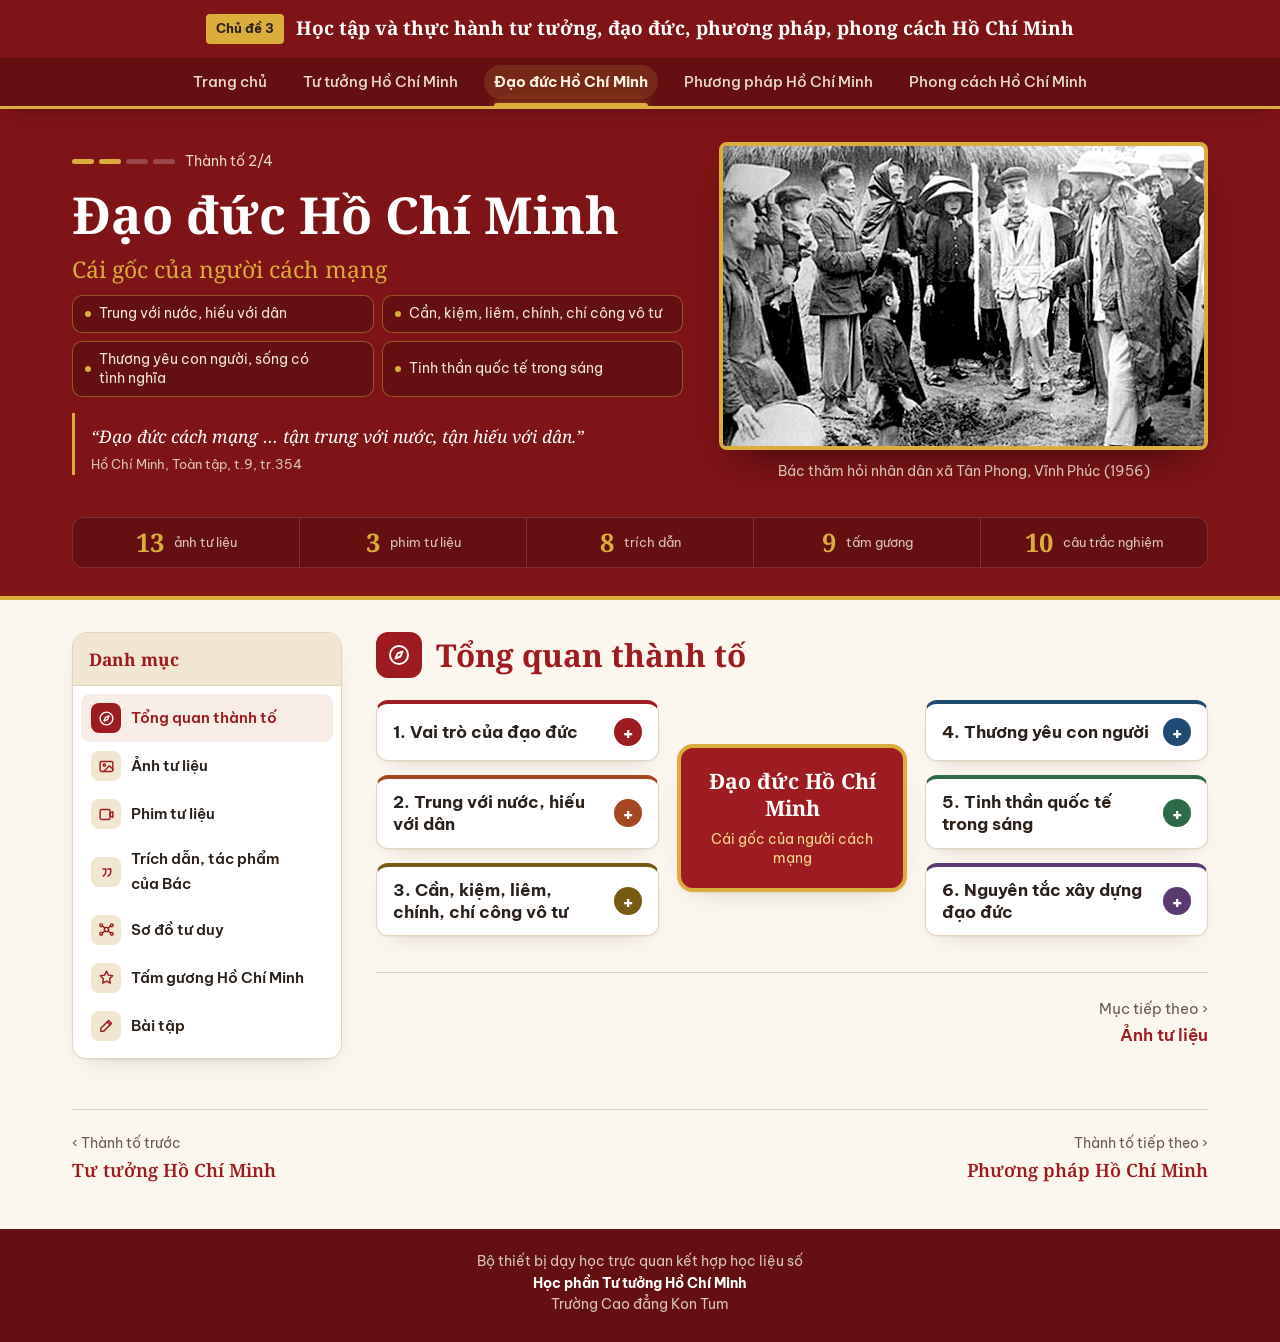
<file: thanh-to-dao-duc.html>
<!doctype html>
<html lang="vi" class="no-js">
<head>
<meta charset="utf-8">
<meta name="viewport" content="width=device-width, initial-scale=1, viewport-fit=cover">
<title>Đạo đức Hồ Chí Minh – Chủ đề 3</title>
<meta name="description" content="Cái gốc của người cách mạng">
<meta name="theme-color" content="#7e1416">
<link rel="icon" href="data:image/svg+xml,%3Csvg xmlns='http://www.w3.org/2000/svg' viewBox='0 0 32 32'%3E%3Crect width='32' height='32' rx='6' fill='%237e1416'/%3E%3Cpath d='M16 5l3.2 6.6 7.3 1-5.3 5.1 1.3 7.2L16 21.5l-6.5 3.4 1.3-7.2-5.3-5.1 7.3-1z' fill='%23d9ae3b'/%3E%3C/svg%3E">
<link rel="preconnect" href="https://fonts.googleapis.com">
<link rel="preconnect" href="https://fonts.gstatic.com" crossorigin>
<link href="https://fonts.googleapis.com/css2?family=Be+Vietnam+Pro:wght@400;500;600;700&family=Noto+Serif:ital,wght@0,400;0,500;0,600;0,700;1,400;1,500&family=Caveat:wght@500;700&family=IBM+Plex+Mono:wght@400;500&display=swap" rel="stylesheet">
<link rel="stylesheet" href="assets/css/style.css">
<link rel="stylesheet" href="assets/css/cd3.css">
</head>
<body data-slug="tt2" class="">
<a class="vh" href="#main">Bỏ qua, đến nội dung chính</a>
<header class="hdr">
  <div class="wrap top"><a class="logo" href="index.html"><span class="tag">Chủ đề 3</span><span class="t">Học tập và thực hành tư tưởng, đạo đức, phương pháp, phong cách Hồ Chí Minh</span></a></div>
  <nav class="nav" aria-label="Các thành tố"><div class="row"><a href="index.html" >Trang chủ</a><a href="thanh-to-tu-tuong.html" >Tư tưởng Hồ Chí Minh</a><a href="thanh-to-dao-duc.html" aria-current=page>Đạo đức Hồ Chí Minh</a><a href="thanh-to-phuong-phap.html" >Phương pháp Hồ Chí Minh</a><a href="thanh-to-phong-cach.html" >Phong cách Hồ Chí Minh</a><span class="ind" aria-hidden="true"></span></div></nav>
</header>
<main id="main">

<section class="phero" style="--acc:#b07a10"><div class="wrap"><div class="grid">
<div><div class="step"><span class="steps"><i class="on"></i><i class="on"></i><i class=""></i><i class=""></i></span>Thành tố 2/4</div>
<h1>Đạo đức Hồ Chí Minh</h1><p class="theme">Cái gốc của người cách mạng</p>
<ul class="tchips"><li>Trung với nước, hiếu với dân</li><li>Cần, kiệm, liêm, chính, chí công vô tư</li><li>Thương yêu con người, sống có tình nghĩa</li><li>Tinh thần quốc tế trong sáng</li></ul>
<blockquote class="hq"><p>“Đạo đức cách mạng … tận trung với nước, tận hiếu với dân.”</p><footer>Hồ Chí Minh, Toàn tập, t.9, tr.354</footer></blockquote></div>
<figure><div class="frame"><img class="zoomable" src="assets/img/tt2-bia.jpg" alt="Bác thăm hỏi nhân dân xã Tân Phong, Vĩnh Phúc (1956)"></div><figcaption>Bác thăm hỏi nhân dân xã Tân Phong, Vĩnh Phúc (1956)</figcaption></figure>
</div>
<div class="facts counts c5"><div><span class="c">13</span><small>ảnh tư liệu</small></div><div><span class="c">3</span><small>phim tư liệu</small></div><div><span class="c">8</span><small>trích dẫn</small></div><div><span class="c">9</span><small>tấm gương</small></div><div><span class="c">10</span><small>câu trắc nghiệm</small></div></div>
</div></section>
<div class="wrap"><div class="layout">
<aside class="toc" id="toc" aria-label="Danh mục Đạo đức Hồ Chí Minh"><div class="toc-h"><b>Danh mục</b></div><ol><li><a class="m" href="#tong-quan" data-p="tong-quan"><span class="ic"><svg viewBox="0 0 24 24" fill="none" stroke="currentColor" stroke-width="2" stroke-linecap="round" stroke-linejoin="round" aria-hidden="true"><circle cx="12" cy="12" r="9"/><path d="M15.5 8.5l-2 5-5 2 2-5z"/></svg></span><span>Tổng quan thành tố</span></a></li><li><a class="m" href="#anh-tu-lieu" data-p="anh-tu-lieu"><span class="ic"><svg viewBox="0 0 24 24" fill="none" stroke="currentColor" stroke-width="2" stroke-linecap="round" stroke-linejoin="round" aria-hidden="true"><rect x="3" y="5" width="18" height="14" rx="2"/><circle cx="9" cy="10" r="1.6"/><path d="M21 16l-5-5-8 8"/></svg></span><span>Ảnh tư liệu</span></a><ul><li><a href="#nhom-1">Trung với nước, hiếu với dân</a></li><li><a href="#nhom-2">Cần, kiệm, liêm, chính, chí công vô tư</a></li><li><a href="#nhom-3">Thương yêu con người, sống có tình nghĩa</a></li><li><a href="#nhom-4">Tu dưỡng đạo đức suốt đời</a></li></ul></li><li><a class="m" href="#phim-tu-lieu" data-p="phim-tu-lieu"><span class="ic"><svg viewBox="0 0 24 24" fill="none" stroke="currentColor" stroke-width="2" stroke-linecap="round" stroke-linejoin="round" aria-hidden="true"><rect x="3" y="5" width="14" height="14" rx="2"/><path d="M17 10l4-2v8l-4-2z"/></svg></span><span>Phim tư liệu</span></a></li><li><a class="m" href="#trich-dan" data-p="trich-dan"><span class="ic"><svg viewBox="0 0 24 24" fill="none" stroke="currentColor" stroke-width="2" stroke-linecap="round" stroke-linejoin="round" aria-hidden="true"><path d="M7 7h4v4c0 3-2 5-4 6M14 7h4v4c0 3-2 5-4 6"/></svg></span><span>Trích dẫn, tác phẩm của Bác</span></a><ul><li><a href="#td1">01. Đạo đức là cái gốc của người cách mạng</a></li><li><a href="#td2">02. Đạo đức cách mạng làm nền tảng</a></li><li><a href="#td3">03. Tận trung với nước, tận hiếu với dân</a></li><li><a href="#td4">04. Bốn đức của người cách mạng</a></li><li><a href="#td5">05. Chí công vô tư – lợi ích cá nhân và tập thể</a></li><li><a href="#td6">06. Thương yêu, giúp đỡ lẫn nhau</a></li><li><a href="#td7">07. Ai giữ được đạo đức đều là người cao thượng</a></li><li><a href="#td8">08. Ngọc càng mài càng sáng</a></li></ul></li><li><a class="m" href="#so-do-tu-duy" data-p="so-do-tu-duy"><span class="ic"><svg viewBox="0 0 24 24" fill="none" stroke="currentColor" stroke-width="2" stroke-linecap="round" stroke-linejoin="round" aria-hidden="true"><circle cx="12" cy="12" r="3"/><circle cx="4.5" cy="6" r="2"/><circle cx="19.5" cy="6" r="2"/><circle cx="4.5" cy="18" r="2"/><circle cx="19.5" cy="18" r="2"/><path d="M6.3 7l3.4 3M17.7 7l-3.4 3M6.3 17l3.4-3M17.7 17l-3.4-3"/></svg></span><span>Sơ đồ tư duy</span></a></li><li><a class="m" href="tam-guong-thuc-hanh-dao-duc.html" data-p="tam-guong"><span class="ic"><svg viewBox="0 0 24 24" fill="none" stroke="currentColor" stroke-width="2" stroke-linecap="round" stroke-linejoin="round" aria-hidden="true"><path d="M12 3l2.7 5.6 6.1.9-4.4 4.3 1 6.1L12 17l-5.4 2.9 1-6.1-4.4-4.3 6.1-.9z"/></svg></span><span>Tấm gương Hồ Chí Minh</span></a></li><li><a class="m" href="#bai-tap" data-p="bai-tap"><span class="ic"><svg viewBox="0 0 24 24" fill="none" stroke="currentColor" stroke-width="2" stroke-linecap="round" stroke-linejoin="round" aria-hidden="true"><path d="M4 20h4L19 9l-4-4L4 16z"/><path d="M13 7l4 4"/></svg></span><span>Bài tập</span></a></li></ol></aside>
<div class="content"><nav class="chips" aria-label="Chọn mục"><a href="#tong-quan" data-p="tong-quan"><span class="ic"><svg viewBox="0 0 24 24" fill="none" stroke="currentColor" stroke-width="2" stroke-linecap="round" stroke-linejoin="round" aria-hidden="true"><circle cx="12" cy="12" r="9"/><path d="M15.5 8.5l-2 5-5 2 2-5z"/></svg></span>Tổng quan thành tố</a><a href="#anh-tu-lieu" data-p="anh-tu-lieu"><span class="ic"><svg viewBox="0 0 24 24" fill="none" stroke="currentColor" stroke-width="2" stroke-linecap="round" stroke-linejoin="round" aria-hidden="true"><rect x="3" y="5" width="18" height="14" rx="2"/><circle cx="9" cy="10" r="1.6"/><path d="M21 16l-5-5-8 8"/></svg></span>Ảnh tư liệu</a><a href="#phim-tu-lieu" data-p="phim-tu-lieu"><span class="ic"><svg viewBox="0 0 24 24" fill="none" stroke="currentColor" stroke-width="2" stroke-linecap="round" stroke-linejoin="round" aria-hidden="true"><rect x="3" y="5" width="14" height="14" rx="2"/><path d="M17 10l4-2v8l-4-2z"/></svg></span>Phim tư liệu</a><a href="#trich-dan" data-p="trich-dan"><span class="ic"><svg viewBox="0 0 24 24" fill="none" stroke="currentColor" stroke-width="2" stroke-linecap="round" stroke-linejoin="round" aria-hidden="true"><path d="M7 7h4v4c0 3-2 5-4 6M14 7h4v4c0 3-2 5-4 6"/></svg></span>Trích dẫn, tác phẩm của Bác</a><a href="#so-do-tu-duy" data-p="so-do-tu-duy"><span class="ic"><svg viewBox="0 0 24 24" fill="none" stroke="currentColor" stroke-width="2" stroke-linecap="round" stroke-linejoin="round" aria-hidden="true"><circle cx="12" cy="12" r="3"/><circle cx="4.5" cy="6" r="2"/><circle cx="19.5" cy="6" r="2"/><circle cx="4.5" cy="18" r="2"/><circle cx="19.5" cy="18" r="2"/><path d="M6.3 7l3.4 3M17.7 7l-3.4 3M6.3 17l3.4-3M17.7 17l-3.4-3"/></svg></span>Sơ đồ tư duy</a><a href="tam-guong-thuc-hanh-dao-duc.html" data-p="tam-guong"><span class="ic"><svg viewBox="0 0 24 24" fill="none" stroke="currentColor" stroke-width="2" stroke-linecap="round" stroke-linejoin="round" aria-hidden="true"><path d="M12 3l2.7 5.6 6.1.9-4.4 4.3 1 6.1L12 17l-5.4 2.9 1-6.1-4.4-4.3 6.1-.9z"/></svg></span>Tấm gương Hồ Chí Minh</a><a href="#bai-tap" data-p="bai-tap"><span class="ic"><svg viewBox="0 0 24 24" fill="none" stroke="currentColor" stroke-width="2" stroke-linecap="round" stroke-linejoin="round" aria-hidden="true"><path d="M4 20h4L19 9l-4-4L4 16z"/><path d="M13 7l4 4"/></svg></span>Bài tập</a></nav><section class="panel" id="tong-quan" aria-labelledby="h-tong-quan"><div class="ph2"><span class="ic"><svg viewBox="0 0 24 24" fill="none" stroke="currentColor" stroke-width="2" stroke-linecap="round" stroke-linejoin="round" aria-hidden="true"><circle cx="12" cy="12" r="9"/><path d="M15.5 8.5l-2 5-5 2 2-5z"/></svg></span><div><h2 id="h-tong-quan">Tổng quan thành tố</h2></div></div><div class="mind"><div class="col"><div class="br" style="--c:#9e1b1f" data-reveal><button type="button" aria-expanded="false"><span class="lbl"><b>1. Vai trò của đạo đức</b></span><span class="pm" aria-hidden="true">+</span></button><ul><li>Là gốc, là nền tảng</li><li>Tạo sức mạnh, quyết định thành công</li><li>Ai giữ được đạo đức đều là người cao thượng</li></ul></div><div class="br" style="--c:#a5481f" data-reveal><button type="button" aria-expanded="false"><span class="lbl"><b>2. Trung với nước, hiếu với dân</b></span><span class="pm" aria-hidden="true">+</span></button><ul><li>Phẩm chất quan trọng nhất</li><li>Đặt lợi ích Tổ quốc, Nhân dân lên trên hết</li><li>“Tận trung với nước, tận hiếu với dân”</li></ul></div><div class="br" style="--c:#7a5a12" data-reveal><button type="button" aria-expanded="false"><span class="lbl"><b>3. Cần, kiệm, liêm, chính, chí công vô tư</b></span><span class="pm" aria-hidden="true">+</span></button><ul><li>Bốn đức của người cách mạng</li><li>Cần đi đôi với kiệm; liêm, chính là gốc</li><li>Chí công vô tư: vì cái chung, không vụ lợi</li></ul></div></div><div class="core"><b>Đạo đức Hồ Chí Minh</b><small>Cái gốc của người cách mạng</small></div><div class="col"><div class="br" style="--c:#1f4a73" data-reveal><button type="button" aria-expanded="false"><span class="lbl"><b>4. Thương yêu con người</b></span><span class="pm" aria-hidden="true">+</span></button><ul><li>Yêu thương người nghèo khổ, bị áp bức</li><li>Sống có tình nghĩa, khoan dung</li><li>Giúp đỡ nhau cùng tiến bộ</li></ul></div><div class="br" style="--c:#2c6b48" data-reveal><button type="button" aria-expanded="false"><span class="lbl"><b>5. Tinh thần quốc tế trong sáng</b></span><span class="pm" aria-hidden="true">+</span></button><ul><li>Tôn trọng, hiểu biết, đoàn kết các dân tộc</li><li>Vì hòa bình, độc lập, dân chủ, tiến bộ</li><li>Chống chia rẽ, hận thù dân tộc</li></ul></div><div class="br" style="--c:#5b3a73" data-reveal><button type="button" aria-expanded="false"><span class="lbl"><b>6. Nguyên tắc xây dựng đạo đức</b></span><span class="pm" aria-hidden="true">+</span></button><ul><li>Nói đi đôi với làm, nêu gương</li><li>Xây đi đôi với chống</li><li>Tu dưỡng suốt đời: “ngọc càng mài càng sáng”</li></ul></div></div></div>
<div class="pnav"><button type="button" class="nx" data-go="anh-tu-lieu">Mục tiếp theo ›<b>Ảnh tư liệu</b></button></div></section><section class="panel" id="anh-tu-lieu" aria-labelledby="h-anh-tu-lieu"><div class="ph2"><span class="ic"><svg viewBox="0 0 24 24" fill="none" stroke="currentColor" stroke-width="2" stroke-linecap="round" stroke-linejoin="round" aria-hidden="true"><rect x="3" y="5" width="18" height="14" rx="2"/><circle cx="9" cy="10" r="1.6"/><path d="M21 16l-5-5-8 8"/></svg></span><div><h2 id="h-anh-tu-lieu">Ảnh tư liệu</h2></div></div><div class="album"><div class="group"><div class="ghead" id="nhom-1"><span class="num">1</span><h3>Trung với nước, hiếu với dân</h3></div><div class="grid2"><figure id="anh-01" data-reveal><img src="assets/img/tt2/anh-01.jpg" alt="Bị giam giữ tại nhà ngục Victoria, Hồng Kông (1931 – 1933)" loading="lazy"><figcaption><b>Bị giam giữ tại nhà ngục Victoria, Hồng Kông (1931 – 1933)</b>Bị chính quyền Anh bắt giam, Nguyễn Ái Quốc vẫn giữ vững khí tiết, kiên định con đường cách mạng. Bên trái: nhà ngục Victoria; bên phải: chân dung Nguyễn Ái Quốc thời kỳ ở Hồng Kông.</figcaption></figure><figure id="anh-02" data-reveal><img src="assets/img/tt2/anh-02.jpg" alt="Trở về Tổ quốc sau 30 năm (28/1/1941)" loading="lazy"><figcaption><b>Trở về Tổ quốc sau 30 năm (28/1/1941)</b>Nguyễn Ái Quốc đặt chân tại biên giới nước ta ở cột mốc 108 (Hà Quảng, Cao Bằng), sống giữa núi rừng Pác Bó gian khổ để trực tiếp lãnh đạo cách mạng. Bên trái: cột mốc 108; bên phải: tranh minh họa Người trở về Tổ quốc.</figcaption></figure><figure id="anh-03" data-reveal><img src="assets/img/tt2/anh-03.jpg" alt="Bác Hồ thưởng Huân chương Chiến công cho các chiến sĩ Điện Biên Phủ (5/1954)" loading="lazy"><figcaption><b>Bác Hồ thưởng Huân chương Chiến công cho các chiến sĩ Điện Biên Phủ (5/1954)</b>Chủ tịch Hồ Chí Minh trực tiếp gắn huân chương, động viên các chiến sĩ lập công trong Chiến dịch Điện Biên Phủ.</figcaption></figure></div></div><div class="group"><div class="ghead" id="nhom-2"><span class="num">2</span><h3>Cần, kiệm, liêm, chính, chí công vô tư</h3></div><div class="grid2"><figure id="anh-04" data-reveal><img src="assets/img/tt2/anh-04.jpg" alt="Bữa cơm của Bác và các chiến sĩ ở Tân Trào" loading="lazy"><figcaption><b>Bữa cơm của Bác và các chiến sĩ ở Tân Trào</b>Bác cùng ăn, cùng ở với cán bộ, chiến sĩ trong những ngày kháng chiến chống Pháp.</figcaption></figure><figure id="anh-05" data-reveal><img src="assets/img/tt2/anh-05.jpg" alt="Bác Hồ cùng các chiến sĩ tăng gia sản xuất ở chiến khu" loading="lazy"><figcaption><b>Bác Hồ cùng các chiến sĩ tăng gia sản xuất ở chiến khu</b>Trong kháng chiến, Bác cùng cán bộ, chiến sĩ trồng trọt, tự túc lương thực.</figcaption></figure><figure id="anh-06" data-reveal><img src="assets/img/tt2/anh-06.jpg" alt="Bác Hồ cùng các đồng chí tăng gia sản xuất ở Phủ Chủ tịch" loading="lazy"><figcaption><b>Bác Hồ cùng các đồng chí tăng gia sản xuất ở Phủ Chủ tịch</b>Dù bận trăm công nghìn việc, Bác vẫn trực tiếp lao động, tăng gia sản xuất.</figcaption></figure><figure id="anh-07" data-reveal><img src="assets/img/tt2/anh-07.jpg" alt="Bữa cơm hằng ngày của Bác Hồ ở Phủ Chủ tịch" loading="lazy"><figcaption><b>Bữa cơm hằng ngày của Bác Hồ ở Phủ Chủ tịch</b>Bữa ăn đạm bạc, giản dị của vị Chủ tịch nước.</figcaption></figure><figure id="anh-08" data-reveal><img src="assets/img/tt2/anh-08.jpg" alt="Tác phẩm “Đạo đức cách mạng” (1958)" loading="lazy"><figcaption><b>Tác phẩm “Đạo đức cách mạng” (1958)</b>Bài viết của Hồ Chí Minh về đạo đức cách mạng, chỉ rõ yêu cầu quét sạch chủ nghĩa cá nhân (bìa sách xuất bản).</figcaption></figure></div></div><div class="group"><div class="ghead" id="nhom-3"><span class="num">3</span><h3>Thương yêu con người, sống có tình nghĩa</h3></div><div class="grid2"><figure id="anh-09" data-reveal><img src="assets/img/tt2/anh-09.jpg" alt="Bác Hồ chăm sóc một cháu bé" loading="lazy"><figcaption><b>Bác Hồ chăm sóc một cháu bé</b>Bác ân cần, tự tay chăm sóc cháu nhỏ.</figcaption></figure><figure id="anh-10" data-reveal><img src="assets/img/tt2/anh-10.jpg" alt="Bác Hồ thăm Viện Quân y 7" loading="lazy"><figcaption><b>Bác Hồ thăm Viện Quân y 7</b>Bác ân cần thăm hỏi, động viên thương binh, bệnh binh và đội ngũ y, bác sĩ.</figcaption></figure></div></div><div class="group"><div class="ghead" id="nhom-4"><span class="num">4</span><h3>Tu dưỡng đạo đức suốt đời</h3></div><div class="grid2"><figure id="anh-11" data-reveal><img src="assets/img/tt2/anh-11.jpg" alt="Trụ sở xã Túc Vinh, huyện Đức Bảo, tỉnh Quảng Tây (Trung Quốc)" loading="lazy"><figcaption><b>Trụ sở xã Túc Vinh, huyện Đức Bảo, tỉnh Quảng Tây (Trung Quốc)</b>Nơi chính quyền Tưởng Giới Thạch bắt giữ Hồ Chí Minh tháng 8/1942, mở đầu hơn một năm Người bị giải qua nhiều nhà lao.</figcaption></figure><figure id="anh-12" data-reveal><img src="assets/img/tt2/anh-12.jpg" alt="Tập thơ “Nhật ký trong tù”" loading="lazy"><figcaption><b>Tập thơ “Nhật ký trong tù”</b>Tập thơ Bác viết trong thời gian bị chính quyền Tưởng Giới Thạch giam giữ (1942 – 1943), thể hiện ý chí, bản lĩnh và sự tu dưỡng của người cách mạng.</figcaption></figure><figure id="anh-13" data-reveal><img src="assets/img/tt2/anh-13.jpg" alt="Bản Di chúc của Chủ tịch Hồ Chí Minh" loading="lazy"><figcaption><b>Bản Di chúc của Chủ tịch Hồ Chí Minh</b>Từ năm 1965 đến năm 1969, Người viết và bổ sung Di chúc – văn kiện kết tinh tư tưởng, đạo đức, tình cảm của Người. Bên trái: chân dung và bút tích Di chúc (ảnh ghép); bên phải: sách “Di chúc của Chủ tịch Hồ Chí Minh”.</figcaption></figure></div></div></div>
<div class="pnav"><button type="button" class="" data-go="tong-quan">‹ Mục trước<b>Tổng quan thành tố</b></button><button type="button" class="nx" data-go="phim-tu-lieu">Mục tiếp theo ›<b>Phim tư liệu</b></button></div></section><section class="panel" id="phim-tu-lieu" aria-labelledby="h-phim-tu-lieu"><div class="ph2"><span class="ic"><svg viewBox="0 0 24 24" fill="none" stroke="currentColor" stroke-width="2" stroke-linecap="round" stroke-linejoin="round" aria-hidden="true"><rect x="3" y="5" width="14" height="14" rx="2"/><path d="M17 10l4-2v8l-4-2z"/></svg></span><div><h2 id="h-phim-tu-lieu">Phim tư liệu</h2></div></div><div class="films" data-n="2"><div class="film"><div class="play" aria-hidden="true"></div><b>Phim tư liệu đang được cập nhật</b></div></div>
<div class="pnav"><button type="button" class="" data-go="anh-tu-lieu">‹ Mục trước<b>Ảnh tư liệu</b></button><button type="button" class="nx" data-go="trich-dan">Mục tiếp theo ›<b>Trích dẫn, tác phẩm của Bác</b></button></div></section><section class="panel" id="trich-dan" aria-labelledby="h-trich-dan"><div class="ph2"><span class="ic"><svg viewBox="0 0 24 24" fill="none" stroke="currentColor" stroke-width="2" stroke-linecap="round" stroke-linejoin="round" aria-hidden="true"><path d="M7 7h4v4c0 3-2 5-4 6M14 7h4v4c0 3-2 5-4 6"/></svg></span><div><h2 id="h-trich-dan">Trích dẫn, tác phẩm của Bác</h2></div></div><div class="qview" role="tablist" aria-label="Cách trình bày"><button type="button" role="tab" data-v="board" aria-selected="true">Bảng ghim</button><button type="button" role="tab" data-v="list" aria-selected="false">Danh sách</button></div>
<div class="cboard" data-n="2"><script type="application/json" class="cbdata">{"period": "Đạo đức Hồ Chí Minh", "qpics": {"td2": {"src": "assets/img/tt2/anh-08.jpg", "cap": "Tác phẩm “Đạo đức cách mạng” (1958)"}, "td3": {"src": "assets/img/tt2/anh-01.jpg", "cap": "Bị giam giữ tại nhà ngục Victoria, Hồng Kông (1931 – 1933)"}, "td5": {"src": "assets/img/tt2/anh-07.jpg", "cap": "Bữa cơm hằng ngày của Bác Hồ ở Phủ Chủ tịch"}, "td6": {"src": "assets/img/tt2/anh-06.jpg", "cap": "Bác Hồ cùng các đồng chí tăng gia sản xuất ở Phủ Chủ tịch"}}, "grid": null, "order": [], "items": [{"no": "01", "id": "td1", "title": "Đạo đức là cái gốc của người cách mạng", "ctx": "Đạo đức là gốc, là nền tảng của người cách mạng; đức là gốc nhưng đức phải gắn với tài.", "quote": "Cũng như sông thì có nguồn mới có nước, không có nguồn thì sông cạn. Cây phải có gốc, không có gốc thì cây héo. Người cách mạng phải có đạo đức, không có đạo đức thì dù tài giỏi mấy cũng không lãnh đạo được Nhân dân.", "who": "Sửa đổi lối làm việc", "when": "10/1947", "src": "Hồ Chí Minh: Toàn tập, Nxb Chính trị quốc gia Sự thật, H., 2021, t.5, tr.292.", "kicker": ""}, {"no": "02", "id": "td2", "title": "Đạo đức cách mạng làm nền tảng", "ctx": "Đạo đức tạo nên sức mạnh, là nhân tố quyết định thành công của sự nghiệp cách mạng.", "quote": "Làm cách mạng để cải tạo xã hội cũ thành xã hội mới là một sự nghiệp rất vẻ vang, nhưng nó cũng là một nhiệm vụ rất nặng nề, một cuộc đấu tranh rất phức tạp, lâu dài và gian khổ. Có sức mạnh mới gánh được nặng và đi được xa. Người cách mạng phải có đạo đức cách mạng làm nền tảng, mới hoàn thành được nhiệm vụ cách mạng vẻ vang.", "who": "Đạo đức cách mạng", "when": "12/1958", "src": "Hồ Chí Minh: Toàn tập, Nxb Chính trị quốc gia Sự thật, H., 2021, t.11, tr.601.", "kicker": ""}, {"no": "03", "id": "td3", "title": "Tận trung với nước, tận hiếu với dân", "ctx": "Chuẩn mực 1 – Trung với nước, hiếu với dân: phẩm chất quan trọng nhất, bao trùm nhất.", "quote": "Người cán bộ cách mạng phải có đạo đức cách mạng. Phải giữ vững đạo đức cách mạng mới là người cách mạng chân chính. Đạo đức cách mạng có thể nói tóm tắt là: Nhận rõ phải trái, giữ vững lập trường; tận trung với nước, tận hiếu với dân.", "who": "Hồ Chí Minh", "when": "", "src": "Hồ Chí Minh: Toàn tập, Nxb Chính trị quốc gia Sự thật, H., 2021, t.9, tr.354.", "kicker": ""}, {"no": "04", "id": "td4", "title": "Bốn đức của người cách mạng", "ctx": "Chuẩn mực 2 – Cần, kiệm, liêm, chính: phẩm chất gắn với hoạt động hằng ngày của mỗi người.", "quote": "Trời có bốn mùa: Xuân, Hạ, Thu, Đông; đất có bốn phương: Đông, Tây, Nam, Bắc; người cách mạng phải có bốn đức: Cần, Kiệm, Liêm, Chính. Thiếu một mùa thì không thành trời, thiếu một phương thì không thành đất, thiếu một đức thì không thành người.", "who": "Cần, kiệm, liêm, chính", "when": "1949", "src": "Hồ Chí Minh: Toàn tập, Nxb Chính trị quốc gia Sự thật, H., 2021, t.6, tr.117.", "kicker": ""}, {"no": "05", "id": "td5", "title": "Chí công vô tư – lợi ích cá nhân và tập thể", "ctx": "Chí công vô tư: đặt lợi ích chung lên trên, nhưng không phủ nhận lợi ích cá nhân chính đáng.", "quote": "Lợi ích của cá nhân gắn liền với lợi ích tập thể. Nếu lợi ích cá nhân mâu thuẫn với lợi ích tập thể, thì đạo đức cách mạng đòi hỏi lợi ích riêng của cá nhân phải phục tùng lợi ích chung của tập thể.", "who": "Hồ Chí Minh", "when": "", "src": "Hồ Chí Minh: Toàn tập, Nxb Chính trị quốc gia Sự thật, H., 2021, t.11, tr.610.", "kicker": ""}, {"no": "06", "id": "td6", "title": "Thương yêu, giúp đỡ lẫn nhau", "ctx": "Chuẩn mực 3 – Thương yêu con người, sống có tình nghĩa: thương yêu, giúp đỡ nhau cùng tiến bộ.", "quote": "Phải thấm nhuần đạo đức cách mạng, tức là khiêm tốn, đoàn kết, thực hành chủ nghĩa tập thể, thương yêu, giúp đỡ lẫn nhau, người tiên tiến thì giúp người kém, người kém phải cố gắng tiến lên, ra sức cần kiệm xây dựng nước nhà.", "who": "Hồ Chí Minh", "when": "", "src": "Hồ Chí Minh: Toàn tập, Nxb Chính trị quốc gia Sự thật, H., 2021, t.12, tr.530.", "kicker": ""}, {"no": "07", "id": "td7", "title": "Ai giữ được đạo đức đều là người cao thượng", "ctx": "Giá trị của đạo đức không phụ thuộc vào địa vị, công việc to hay nhỏ; ai cũng có thể rèn luyện để trở thành người cao thượng.", "quote": "Tuy năng lực và công việc của mỗi người khác nhau, người làm việc to, người làm việc nhỏ, nhưng ai giữ được đạo đức đều là người cao thượng.", "who": "Hồ Chí Minh", "when": "", "src": "Hồ Chí Minh: Toàn tập, Nxb Chính trị quốc gia Sự thật, H., 2021, t.9, tr.508.", "kicker": ""}, {"no": "08", "id": "td8", "title": "Ngọc càng mài càng sáng", "ctx": "Nguyên tắc tu dưỡng đạo đức suốt đời; đạo đức hình thành qua rèn luyện bền bỉ trong thực tiễn.", "quote": "Đạo đức cách mạng không phải trên trời sa xuống. Nó do đấu tranh, rèn luyện bền bỉ hàng ngày mà phát triển, củng cố. Cũng như ngọc càng mài càng sáng, vàng càng luyện càng trong.", "who": "Hồ Chí Minh", "when": "", "src": "Hồ Chí Minh: Toàn tập, Nxb Chính trị quốc gia, H., 2002, t.9, tr.293.", "kicker": ""}], "links": [{"a": "flow", "b": "td1", "why": "", "kind": "chain"}, {"a": "td1", "b": "td2", "why": "", "kind": "chain"}, {"a": "td2", "b": "td3", "why": "", "kind": "chain"}, {"a": "td3", "b": "td4", "why": "", "kind": "chain"}, {"a": "td4", "b": "td5", "why": "", "kind": "chain"}, {"a": "td5", "b": "td6", "why": "", "kind": "chain"}, {"a": "td6", "b": "td7", "why": "", "kind": "chain"}, {"a": "td7", "b": "td8", "why": "", "kind": "chain"}], "flow": ["Vai trò của đạo đức (cái gốc, nền tảng)", "Bốn chuẩn mực (trung với nước, hiếu với dân; cần, kiệm, liêm, chính, chí công vô tư; thương yêu con người)", "Nguyên tắc tu dưỡng đạo đức suốt đời"]}</script>
<div class="cb-top"><span class="cb-plate">Trích dẫn · Đạo đức Hồ Chí Minh</span><div class="cb-ctrl"><div class="cb-tools" role="toolbar" aria-label="Phóng to, thu nhỏ bảng"><button type="button" class="bz-o" aria-label="Thu nhỏ">−</button><button type="button" class="bz-r" aria-label="Vừa khung">100%</button><button type="button" class="bz-i" aria-label="Phóng to">+</button></div><button type="button" class="cb-fs" aria-label="Toàn màn hình">⤢ Toàn màn hình</button></div></div>
<div class="cb-wrap"><div class="cb-scroll"><div class="cb-canvas"></div></div></div>
<div class="cb-foot">Bấm vào trích dẫn hoặc ảnh để phóng to</div>
<div class="cb-zoom" hidden><div class="cb-zbox"></div></div></div><div class="qlist" hidden><div class="flowbar" data-reveal><div class="fb-h"><small>Mạch trích dẫn</small><b>Tám trích dẫn đi theo mạch</b></div><div class="fb-s"><small>01</small><span>Vai trò của đạo đức (cái gốc, nền tảng)</span></div><div class="fb-s"><small>02</small><span>Bốn chuẩn mực (trung với nước, hiếu với dân; cần, kiệm, liêm, chính, chí công vô tư; thương yêu con người)</span></div><div class="fb-s"><small>03</small><span>Nguyên tắc tu dưỡng đạo đức suốt đời</span></div></div><article class="tq" id="td1" data-reveal><div class="tq-h"><span class="tq-n">01</span><span class="tq-d">10/1947</span></div>
<h3 class="tq-t">Đạo đức là cái gốc của người cách mạng</h3><p class="tq-i">Đạo đức là gốc, là nền tảng của người cách mạng; đức là gốc nhưng đức phải gắn với tài.</p>
<div class="tq-card"><span class="tq-mark" aria-hidden="true">“</span><blockquote>Cũng như sông thì có nguồn mới có nước, không có nguồn thì sông cạn. Cây phải có gốc, không có gốc thì cây héo. Người cách mạng phải có đạo đức, không có đạo đức thì dù tài giỏi mấy cũng không lãnh đạo được Nhân dân.</blockquote><footer><div class="tq-who"><b>Sửa đổi lối làm việc</b></div><cite>Hồ Chí Minh: Toàn tập, Nxb Chính trị quốc gia Sự thật, H., 2021, t.5, tr.292.</cite></footer></div></article><article class="tq" id="td2" data-reveal><div class="tq-h"><span class="tq-n">02</span><span class="tq-d">12/1958</span></div>
<h3 class="tq-t">Đạo đức cách mạng làm nền tảng</h3><p class="tq-i">Đạo đức tạo nên sức mạnh, là nhân tố quyết định thành công của sự nghiệp cách mạng.</p>
<div class="tq-card"><span class="tq-mark" aria-hidden="true">“</span><blockquote>Làm cách mạng để cải tạo xã hội cũ thành xã hội mới là một sự nghiệp rất vẻ vang, nhưng nó cũng là một nhiệm vụ rất nặng nề, một cuộc đấu tranh rất phức tạp, lâu dài và gian khổ. Có sức mạnh mới gánh được nặng và đi được xa. Người cách mạng phải có đạo đức cách mạng làm nền tảng, mới hoàn thành được nhiệm vụ cách mạng vẻ vang.</blockquote><footer><div class="tq-who"><b>Đạo đức cách mạng</b></div><cite>Hồ Chí Minh: Toàn tập, Nxb Chính trị quốc gia Sự thật, H., 2021, t.11, tr.601.</cite></footer></div></article><article class="tq" id="td3" data-reveal><div class="tq-h"><span class="tq-n">03</span></div>
<h3 class="tq-t">Tận trung với nước, tận hiếu với dân</h3><p class="tq-i">Chuẩn mực 1 – Trung với nước, hiếu với dân: phẩm chất quan trọng nhất, bao trùm nhất.</p>
<div class="tq-card"><span class="tq-mark" aria-hidden="true">“</span><blockquote>Người cán bộ cách mạng phải có đạo đức cách mạng. Phải giữ vững đạo đức cách mạng mới là người cách mạng chân chính. Đạo đức cách mạng có thể nói tóm tắt là: Nhận rõ phải trái, giữ vững lập trường; tận trung với nước, tận hiếu với dân.</blockquote><footer><div class="tq-who"><b>Hồ Chí Minh</b></div><cite>Hồ Chí Minh: Toàn tập, Nxb Chính trị quốc gia Sự thật, H., 2021, t.9, tr.354.</cite></footer></div></article><article class="tq" id="td4" data-reveal><div class="tq-h"><span class="tq-n">04</span><span class="tq-d">1949</span></div>
<h3 class="tq-t">Bốn đức của người cách mạng</h3><p class="tq-i">Chuẩn mực 2 – Cần, kiệm, liêm, chính: phẩm chất gắn với hoạt động hằng ngày của mỗi người.</p>
<div class="tq-card"><span class="tq-mark" aria-hidden="true">“</span><blockquote>Trời có bốn mùa: Xuân, Hạ, Thu, Đông; đất có bốn phương: Đông, Tây, Nam, Bắc; người cách mạng phải có bốn đức: Cần, Kiệm, Liêm, Chính. Thiếu một mùa thì không thành trời, thiếu một phương thì không thành đất, thiếu một đức thì không thành người.</blockquote><footer><div class="tq-who"><b>Cần, kiệm, liêm, chính</b></div><cite>Hồ Chí Minh: Toàn tập, Nxb Chính trị quốc gia Sự thật, H., 2021, t.6, tr.117.</cite></footer></div></article><article class="tq" id="td5" data-reveal><div class="tq-h"><span class="tq-n">05</span></div>
<h3 class="tq-t">Chí công vô tư – lợi ích cá nhân và tập thể</h3><p class="tq-i">Chí công vô tư: đặt lợi ích chung lên trên, nhưng không phủ nhận lợi ích cá nhân chính đáng.</p>
<div class="tq-card"><span class="tq-mark" aria-hidden="true">“</span><blockquote>Lợi ích của cá nhân gắn liền với lợi ích tập thể. Nếu lợi ích cá nhân mâu thuẫn với lợi ích tập thể, thì đạo đức cách mạng đòi hỏi lợi ích riêng của cá nhân phải phục tùng lợi ích chung của tập thể.</blockquote><footer><div class="tq-who"><b>Hồ Chí Minh</b></div><cite>Hồ Chí Minh: Toàn tập, Nxb Chính trị quốc gia Sự thật, H., 2021, t.11, tr.610.</cite></footer></div></article><article class="tq" id="td6" data-reveal><div class="tq-h"><span class="tq-n">06</span></div>
<h3 class="tq-t">Thương yêu, giúp đỡ lẫn nhau</h3><p class="tq-i">Chuẩn mực 3 – Thương yêu con người, sống có tình nghĩa: thương yêu, giúp đỡ nhau cùng tiến bộ.</p>
<div class="tq-card"><span class="tq-mark" aria-hidden="true">“</span><blockquote>Phải thấm nhuần đạo đức cách mạng, tức là khiêm tốn, đoàn kết, thực hành chủ nghĩa tập thể, thương yêu, giúp đỡ lẫn nhau, người tiên tiến thì giúp người kém, người kém phải cố gắng tiến lên, ra sức cần kiệm xây dựng nước nhà.</blockquote><footer><div class="tq-who"><b>Hồ Chí Minh</b></div><cite>Hồ Chí Minh: Toàn tập, Nxb Chính trị quốc gia Sự thật, H., 2021, t.12, tr.530.</cite></footer></div></article><article class="tq" id="td7" data-reveal><div class="tq-h"><span class="tq-n">07</span></div>
<h3 class="tq-t">Ai giữ được đạo đức đều là người cao thượng</h3><p class="tq-i">Giá trị của đạo đức không phụ thuộc vào địa vị, công việc to hay nhỏ; ai cũng có thể rèn luyện để trở thành người cao thượng.</p>
<div class="tq-card"><span class="tq-mark" aria-hidden="true">“</span><blockquote>Tuy năng lực và công việc của mỗi người khác nhau, người làm việc to, người làm việc nhỏ, nhưng ai giữ được đạo đức đều là người cao thượng.</blockquote><footer><div class="tq-who"><b>Hồ Chí Minh</b></div><cite>Hồ Chí Minh: Toàn tập, Nxb Chính trị quốc gia Sự thật, H., 2021, t.9, tr.508.</cite></footer></div></article><article class="tq" id="td8" data-reveal><div class="tq-h"><span class="tq-n">08</span></div>
<h3 class="tq-t">Ngọc càng mài càng sáng</h3><p class="tq-i">Nguyên tắc tu dưỡng đạo đức suốt đời; đạo đức hình thành qua rèn luyện bền bỉ trong thực tiễn.</p>
<div class="tq-card"><span class="tq-mark" aria-hidden="true">“</span><blockquote>Đạo đức cách mạng không phải trên trời sa xuống. Nó do đấu tranh, rèn luyện bền bỉ hàng ngày mà phát triển, củng cố. Cũng như ngọc càng mài càng sáng, vàng càng luyện càng trong.</blockquote><footer><div class="tq-who"><b>Hồ Chí Minh</b></div><cite>Hồ Chí Minh: Toàn tập, Nxb Chính trị quốc gia, H., 2002, t.9, tr.293.</cite></footer></div></article></div>
<div class="pnav"><button type="button" class="" data-go="phim-tu-lieu">‹ Mục trước<b>Phim tư liệu</b></button><button type="button" class="nx" data-go="so-do-tu-duy">Mục tiếp theo ›<b>Sơ đồ tư duy</b></button></div></section><section class="panel" id="so-do-tu-duy" aria-labelledby="h-so-do-tu-duy"><div class="ph2"><span class="ic"><svg viewBox="0 0 24 24" fill="none" stroke="currentColor" stroke-width="2" stroke-linecap="round" stroke-linejoin="round" aria-hidden="true"><circle cx="12" cy="12" r="3"/><circle cx="4.5" cy="6" r="2"/><circle cx="19.5" cy="6" r="2"/><circle cx="4.5" cy="18" r="2"/><circle cx="19.5" cy="18" r="2"/><path d="M6.3 7l3.4 3M17.7 7l-3.4 3M6.3 17l3.4-3M17.7 17l-3.4-3"/></svg></span><div><h2 id="h-so-do-tu-duy">Sơ đồ tư duy</h2></div></div><div class="viewer"><div class="bar"><span class="ttl">Sơ đồ tư duy Đạo đức Hồ Chí Minh</span>
<button type="button" class="zout" aria-label="Thu nhỏ">−</button><span class="zv" style="min-width:44px;text-align:center;font-size:.82rem">100%</span><button type="button" class="zin" aria-label="Phóng to">+</button>
<button type="button" class="fs">Toàn màn hình</button><a href="assets/tai-lieu/so-do-dao-duc.pdf" download>Tải PDF</a></div>
<div class="stage"><img src="assets/sodo/so-do-dao-duc.jpg" alt="Sơ đồ tư duy Đạo đức Hồ Chí Minh" draggable="false"></div></div>
<div class="pnav"><button type="button" class="" data-go="trich-dan">‹ Mục trước<b>Trích dẫn, tác phẩm của Bác</b></button><a class="nx pext" href="tam-guong-thuc-hanh-dao-duc.html">Mục tiếp theo ›<b>Tấm gương Hồ Chí Minh</b></a></div></section><section class="panel" id="bai-tap" aria-labelledby="h-bai-tap"><div class="ph2"><span class="ic"><svg viewBox="0 0 24 24" fill="none" stroke="currentColor" stroke-width="2" stroke-linecap="round" stroke-linejoin="round" aria-hidden="true"><path d="M4 20h4L19 9l-4-4L4 16z"/><path d="M13 7l4 4"/></svg></span><div><h2 id="h-bai-tap">Bài tập</h2></div></div><h3 class="bt-h">Câu hỏi trắc nghiệm</h3><div class="quiz" data-set="tk2"></div><h3 class="bt-h" style="margin-top:34px">Gợi ý khai thác</h3><ul class="bt-tips"><li data-reveal><b>Ghép ảnh – chuẩn mực:</b> mỗi nhóm chọn 1 ảnh, nêu chuẩn mực đạo đức mà ảnh minh họa và một việc làm cụ thể của sinh viên.</li><li data-reveal><b>Liên hệ:</b> so sánh lối sống giản dị của Bác (các ảnh bữa cơm) với biểu hiện lãng phí trong sinh hoạt của sinh viên hiện nay.</li><li data-reveal><b>Tự rèn luyện:</b> lập kế hoạch rèn luyện một đức tính (cần hoặc kiệm) trong 1 tháng.</li></ul>
<div class="pnav"><a class=" pext" href="tam-guong-thuc-hanh-dao-duc.html">‹ Mục trước<b>Tấm gương Hồ Chí Minh</b></a></div></section></div>
</div><nav class="pp" aria-label="Chuyển thành tố"><a class="prv" href="thanh-to-tu-tuong.html">‹ Thành tố trước<b>Tư tưởng Hồ Chí Minh</b></a><a class="nxt" href="thanh-to-phuong-phap.html">Thành tố tiếp theo ›<b>Phương pháp Hồ Chí Minh</b></a></nav></div>
<div class="sheet-bg"></div>
<button class="fab" type="button" aria-controls="toc" aria-expanded="false"><svg viewBox="0 0 24 24" fill="none" stroke="currentColor" stroke-width="2.2" stroke-linecap="round"><path d="M4 7h16M4 12h16M4 17h16"/></svg>Danh mục</button>
</main>
<footer class="foot"><div class="wrap">Bộ thiết bị dạy học trực quan kết hợp học liệu số<br><b>Học phần Tư tưởng Hồ Chí Minh</b><br>Trường Cao đẳng Kon Tum</div></footer>
<button class="totop" type="button" aria-label="Lên đầu trang">↑</button>
<div class="lb" id="lb" role="dialog" aria-modal="true" aria-label="Xem ảnh lớn"><button class="x" type="button" aria-label="Đóng">✕</button><button class="pv" type="button" aria-label="Ảnh trước">‹</button><div class="lbstage"><img alt=""></div><p></p><span class="cnt"></span><span class="lbhint">Bấm vào ảnh để phóng to / thu nhỏ</span><button class="nx" type="button" aria-label="Ảnh sau">›</button></div>
<script src="assets/js/data.js"></script>
<script src="assets/js/app.js"></script>
</body>
</html>
</file>
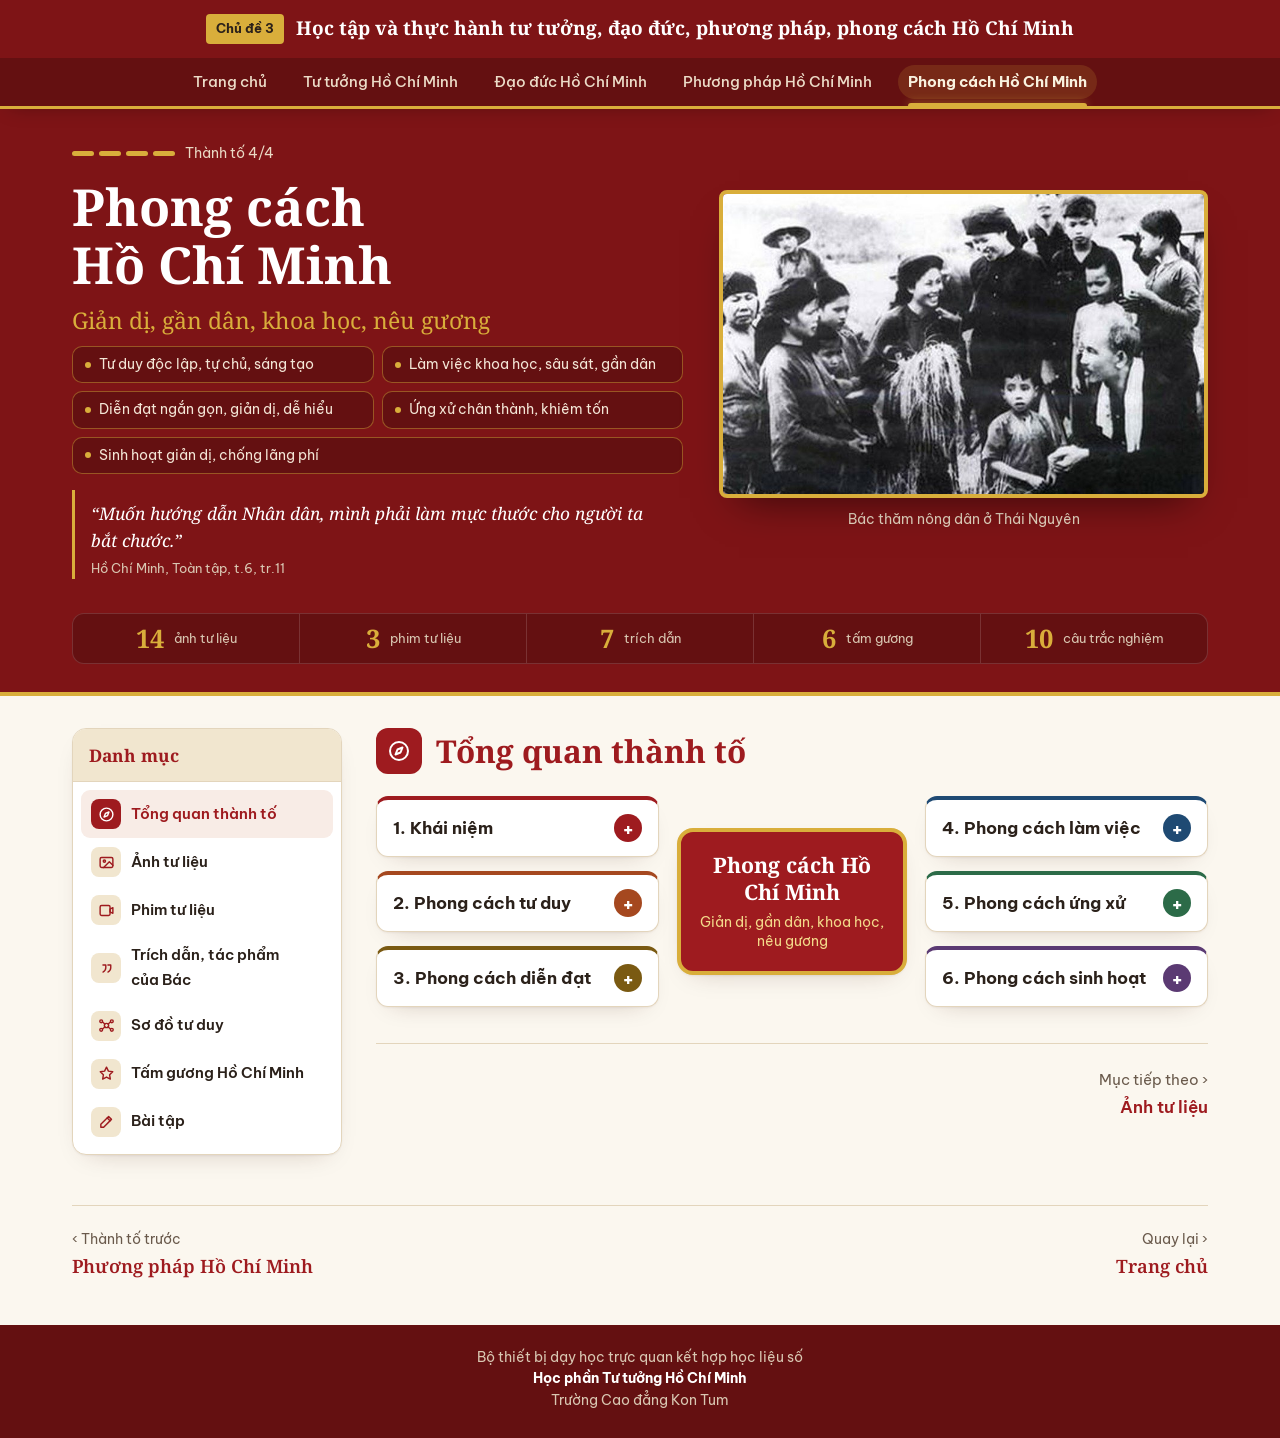
<file: thanh-to-phong-cach.html>
<!doctype html>
<html lang="vi" class="no-js">
<head>
<meta charset="utf-8">
<meta name="viewport" content="width=device-width, initial-scale=1, viewport-fit=cover">
<title>Phong cách Hồ Chí Minh – Chủ đề 3</title>
<meta name="description" content="Giản dị, gần dân, khoa học, nêu gương">
<meta name="theme-color" content="#7e1416">
<link rel="icon" href="data:image/svg+xml,%3Csvg xmlns='http://www.w3.org/2000/svg' viewBox='0 0 32 32'%3E%3Crect width='32' height='32' rx='6' fill='%237e1416'/%3E%3Cpath d='M16 5l3.2 6.6 7.3 1-5.3 5.1 1.3 7.2L16 21.5l-6.5 3.4 1.3-7.2-5.3-5.1 7.3-1z' fill='%23d9ae3b'/%3E%3C/svg%3E">
<link rel="preconnect" href="https://fonts.googleapis.com">
<link rel="preconnect" href="https://fonts.gstatic.com" crossorigin>
<link href="https://fonts.googleapis.com/css2?family=Be+Vietnam+Pro:wght@400;500;600;700&family=Noto+Serif:ital,wght@0,400;0,500;0,600;0,700;1,400;1,500&family=Caveat:wght@500;700&family=IBM+Plex+Mono:wght@400;500&display=swap" rel="stylesheet">
<link rel="stylesheet" href="assets/css/style.css">
<link rel="stylesheet" href="assets/css/cd3.css">
</head>
<body data-slug="tt4" class="">
<a class="vh" href="#main">Bỏ qua, đến nội dung chính</a>
<header class="hdr">
  <div class="wrap top"><a class="logo" href="index.html"><span class="tag">Chủ đề 3</span><span class="t">Học tập và thực hành tư tưởng, đạo đức, phương pháp, phong cách Hồ Chí Minh</span></a></div>
  <nav class="nav" aria-label="Các thành tố"><div class="row"><a href="index.html" >Trang chủ</a><a href="thanh-to-tu-tuong.html" >Tư tưởng Hồ Chí Minh</a><a href="thanh-to-dao-duc.html" >Đạo đức Hồ Chí Minh</a><a href="thanh-to-phuong-phap.html" >Phương pháp Hồ Chí Minh</a><a href="thanh-to-phong-cach.html" aria-current=page>Phong cách Hồ Chí Minh</a><span class="ind" aria-hidden="true"></span></div></nav>
</header>
<main id="main">

<section class="phero" style="--acc:#1f4a73"><div class="wrap"><div class="grid">
<div><div class="step"><span class="steps"><i class="on"></i><i class="on"></i><i class="on"></i><i class="on"></i></span>Thành tố 4/4</div>
<h1>Phong cách Hồ Chí Minh</h1><p class="theme">Giản dị, gần dân, khoa học, nêu gương</p>
<ul class="tchips"><li>Tư duy độc lập, tự chủ, sáng tạo</li><li>Làm việc khoa học, sâu sát, gần dân</li><li>Diễn đạt ngắn gọn, giản dị, dễ hiểu</li><li>Ứng xử chân thành, khiêm tốn</li><li>Sinh hoạt giản dị, chống lãng phí</li></ul>
<blockquote class="hq"><p>“Muốn hướng dẫn Nhân dân, mình phải làm mực thước cho người ta bắt chước.”</p><footer>Hồ Chí Minh, Toàn tập, t.6, tr.11</footer></blockquote></div>
<figure><div class="frame"><img class="zoomable" src="assets/img/tt4-bia.jpg" alt="Bác thăm nông dân ở Thái Nguyên"></div><figcaption>Bác thăm nông dân ở Thái Nguyên</figcaption></figure>
</div>
<div class="facts counts c5"><div><span class="c">14</span><small>ảnh tư liệu</small></div><div><span class="c">3</span><small>phim tư liệu</small></div><div><span class="c">7</span><small>trích dẫn</small></div><div><span class="c">6</span><small>tấm gương</small></div><div><span class="c">10</span><small>câu trắc nghiệm</small></div></div>
</div></section>
<div class="wrap"><div class="layout">
<aside class="toc" id="toc" aria-label="Danh mục Phong cách Hồ Chí Minh"><div class="toc-h"><b>Danh mục</b></div><ol><li><a class="m" href="#tong-quan" data-p="tong-quan"><span class="ic"><svg viewBox="0 0 24 24" fill="none" stroke="currentColor" stroke-width="2" stroke-linecap="round" stroke-linejoin="round" aria-hidden="true"><circle cx="12" cy="12" r="9"/><path d="M15.5 8.5l-2 5-5 2 2-5z"/></svg></span><span>Tổng quan thành tố</span></a></li><li><a class="m" href="#anh-tu-lieu" data-p="anh-tu-lieu"><span class="ic"><svg viewBox="0 0 24 24" fill="none" stroke="currentColor" stroke-width="2" stroke-linecap="round" stroke-linejoin="round" aria-hidden="true"><rect x="3" y="5" width="18" height="14" rx="2"/><circle cx="9" cy="10" r="1.6"/><path d="M21 16l-5-5-8 8"/></svg></span><span>Ảnh tư liệu</span></a><ul><li><a href="#nhom-1">Phong cách làm việc khoa học, sâu sát, gần dân</a></li><li><a href="#nhom-2">Phong cách ứng xử chân thành, gần gũi</a></li><li><a href="#nhom-3">Phong cách sinh hoạt giản dị</a></li></ul></li><li><a class="m" href="#phim-tu-lieu" data-p="phim-tu-lieu"><span class="ic"><svg viewBox="0 0 24 24" fill="none" stroke="currentColor" stroke-width="2" stroke-linecap="round" stroke-linejoin="round" aria-hidden="true"><rect x="3" y="5" width="14" height="14" rx="2"/><path d="M17 10l4-2v8l-4-2z"/></svg></span><span>Phim tư liệu</span></a></li><li><a class="m" href="#trich-dan" data-p="trich-dan"><span class="ic"><svg viewBox="0 0 24 24" fill="none" stroke="currentColor" stroke-width="2" stroke-linecap="round" stroke-linejoin="round" aria-hidden="true"><path d="M7 7h4v4c0 3-2 5-4 6M14 7h4v4c0 3-2 5-4 6"/></svg></span><span>Trích dẫn, tác phẩm của Bác</span></a><ul><li><a href="#td1">01. Muốn được lòng dân</a></li><li><a href="#td2">02. Tinh thần trách nhiệm</a></li><li><a href="#td3">03. Làm cho đến nơi đến chốn</a></li><li><a href="#td4">04. Đổi mới là chống cái cũ kỹ, hư hỏng</a></li><li><a href="#td5">05. Tiến lên không ngừng</a></li><li><a href="#td6">06. Làm mực thước cho người ta bắt chước</a></li><li><a href="#td7">07. Ở đâu cũng phải gương mẫu</a></li></ul></li><li><a class="m" href="#so-do-tu-duy" data-p="so-do-tu-duy"><span class="ic"><svg viewBox="0 0 24 24" fill="none" stroke="currentColor" stroke-width="2" stroke-linecap="round" stroke-linejoin="round" aria-hidden="true"><circle cx="12" cy="12" r="3"/><circle cx="4.5" cy="6" r="2"/><circle cx="19.5" cy="6" r="2"/><circle cx="4.5" cy="18" r="2"/><circle cx="19.5" cy="18" r="2"/><path d="M6.3 7l3.4 3M17.7 7l-3.4 3M6.3 17l3.4-3M17.7 17l-3.4-3"/></svg></span><span>Sơ đồ tư duy</span></a></li><li><a class="m" href="tam-guong-thuc-hanh-phong-cach.html" data-p="tam-guong"><span class="ic"><svg viewBox="0 0 24 24" fill="none" stroke="currentColor" stroke-width="2" stroke-linecap="round" stroke-linejoin="round" aria-hidden="true"><path d="M12 3l2.7 5.6 6.1.9-4.4 4.3 1 6.1L12 17l-5.4 2.9 1-6.1-4.4-4.3 6.1-.9z"/></svg></span><span>Tấm gương Hồ Chí Minh</span></a></li><li><a class="m" href="#bai-tap" data-p="bai-tap"><span class="ic"><svg viewBox="0 0 24 24" fill="none" stroke="currentColor" stroke-width="2" stroke-linecap="round" stroke-linejoin="round" aria-hidden="true"><path d="M4 20h4L19 9l-4-4L4 16z"/><path d="M13 7l4 4"/></svg></span><span>Bài tập</span></a></li></ol></aside>
<div class="content"><nav class="chips" aria-label="Chọn mục"><a href="#tong-quan" data-p="tong-quan"><span class="ic"><svg viewBox="0 0 24 24" fill="none" stroke="currentColor" stroke-width="2" stroke-linecap="round" stroke-linejoin="round" aria-hidden="true"><circle cx="12" cy="12" r="9"/><path d="M15.5 8.5l-2 5-5 2 2-5z"/></svg></span>Tổng quan thành tố</a><a href="#anh-tu-lieu" data-p="anh-tu-lieu"><span class="ic"><svg viewBox="0 0 24 24" fill="none" stroke="currentColor" stroke-width="2" stroke-linecap="round" stroke-linejoin="round" aria-hidden="true"><rect x="3" y="5" width="18" height="14" rx="2"/><circle cx="9" cy="10" r="1.6"/><path d="M21 16l-5-5-8 8"/></svg></span>Ảnh tư liệu</a><a href="#phim-tu-lieu" data-p="phim-tu-lieu"><span class="ic"><svg viewBox="0 0 24 24" fill="none" stroke="currentColor" stroke-width="2" stroke-linecap="round" stroke-linejoin="round" aria-hidden="true"><rect x="3" y="5" width="14" height="14" rx="2"/><path d="M17 10l4-2v8l-4-2z"/></svg></span>Phim tư liệu</a><a href="#trich-dan" data-p="trich-dan"><span class="ic"><svg viewBox="0 0 24 24" fill="none" stroke="currentColor" stroke-width="2" stroke-linecap="round" stroke-linejoin="round" aria-hidden="true"><path d="M7 7h4v4c0 3-2 5-4 6M14 7h4v4c0 3-2 5-4 6"/></svg></span>Trích dẫn, tác phẩm của Bác</a><a href="#so-do-tu-duy" data-p="so-do-tu-duy"><span class="ic"><svg viewBox="0 0 24 24" fill="none" stroke="currentColor" stroke-width="2" stroke-linecap="round" stroke-linejoin="round" aria-hidden="true"><circle cx="12" cy="12" r="3"/><circle cx="4.5" cy="6" r="2"/><circle cx="19.5" cy="6" r="2"/><circle cx="4.5" cy="18" r="2"/><circle cx="19.5" cy="18" r="2"/><path d="M6.3 7l3.4 3M17.7 7l-3.4 3M6.3 17l3.4-3M17.7 17l-3.4-3"/></svg></span>Sơ đồ tư duy</a><a href="tam-guong-thuc-hanh-phong-cach.html" data-p="tam-guong"><span class="ic"><svg viewBox="0 0 24 24" fill="none" stroke="currentColor" stroke-width="2" stroke-linecap="round" stroke-linejoin="round" aria-hidden="true"><path d="M12 3l2.7 5.6 6.1.9-4.4 4.3 1 6.1L12 17l-5.4 2.9 1-6.1-4.4-4.3 6.1-.9z"/></svg></span>Tấm gương Hồ Chí Minh</a><a href="#bai-tap" data-p="bai-tap"><span class="ic"><svg viewBox="0 0 24 24" fill="none" stroke="currentColor" stroke-width="2" stroke-linecap="round" stroke-linejoin="round" aria-hidden="true"><path d="M4 20h4L19 9l-4-4L4 16z"/><path d="M13 7l4 4"/></svg></span>Bài tập</a></nav><section class="panel" id="tong-quan" aria-labelledby="h-tong-quan"><div class="ph2"><span class="ic"><svg viewBox="0 0 24 24" fill="none" stroke="currentColor" stroke-width="2" stroke-linecap="round" stroke-linejoin="round" aria-hidden="true"><circle cx="12" cy="12" r="9"/><path d="M15.5 8.5l-2 5-5 2 2-5z"/></svg></span><div><h2 id="h-tong-quan">Tổng quan thành tố</h2></div></div><div class="mind"><div class="col"><div class="br" style="--c:#9e1b1f" data-reveal><button type="button" aria-expanded="false"><span class="lbl"><b>1. Khái niệm</b></span><span class="pm" aria-hidden="true">+</span></button><ul><li>Biểu hiện ổn định, nhất quán của tư tưởng, đạo đức, phương pháp</li><li>Thể hiện trong tư duy, làm việc, ứng xử, sinh hoạt</li><li>Củng cố niềm tin của Nhân dân</li></ul></div><div class="br" style="--c:#a5481f" data-reveal><button type="button" aria-expanded="false"><span class="lbl"><b>2. Phong cách tư duy</b></span><span class="pm" aria-hidden="true">+</span></button><ul><li>Độc lập, tự chủ</li><li>Đổi mới, sáng tạo</li><li>Không giáo điều, rập khuôn</li></ul></div><div class="br" style="--c:#7a5a12" data-reveal><button type="button" aria-expanded="false"><span class="lbl"><b>3. Phong cách diễn đạt</b></span><span class="pm" aria-hidden="true">+</span></button><ul><li>Súc tích, trong sáng</li><li>Giản dị, dễ hiểu, gần gũi</li><li>Truyền cảm hứng</li></ul></div></div><div class="core"><b>Phong cách Hồ Chí Minh</b><small>Giản dị, gần dân, khoa học, nêu gương</small></div><div class="col"><div class="br" style="--c:#1f4a73" data-reveal><button type="button" aria-expanded="false"><span class="lbl"><b>4. Phong cách làm việc</b></span><span class="pm" aria-hidden="true">+</span></button><ul><li>Khoa học, sâu sát thực tiễn, gần dân</li><li>Làm đến nơi đến chốn</li><li>Lấy hiệu quả làm thước đo</li></ul></div><div class="br" style="--c:#2c6b48" data-reveal><button type="button" aria-expanded="false"><span class="lbl"><b>5. Phong cách ứng xử</b></span><span class="pm" aria-hidden="true">+</span></button><ul><li>Chân thành, nhân văn</li><li>Khiêm tốn, độ lượng</li><li>Tinh tế, tôn trọng con người</li></ul></div><div class="br" style="--c:#5b3a73" data-reveal><button type="button" aria-expanded="false"><span class="lbl"><b>6. Phong cách sinh hoạt</b></span><span class="pm" aria-hidden="true">+</span></button><ul><li>Giản dị, thanh cao, ngăn nắp</li><li>Quyết liệt chống lãng phí</li><li>Nhà sàn, đôi dép cao su – bài học sinh động</li></ul></div></div></div>
<div class="pnav"><button type="button" class="nx" data-go="anh-tu-lieu">Mục tiếp theo ›<b>Ảnh tư liệu</b></button></div></section><section class="panel" id="anh-tu-lieu" aria-labelledby="h-anh-tu-lieu"><div class="ph2"><span class="ic"><svg viewBox="0 0 24 24" fill="none" stroke="currentColor" stroke-width="2" stroke-linecap="round" stroke-linejoin="round" aria-hidden="true"><rect x="3" y="5" width="18" height="14" rx="2"/><circle cx="9" cy="10" r="1.6"/><path d="M21 16l-5-5-8 8"/></svg></span><div><h2 id="h-anh-tu-lieu">Ảnh tư liệu</h2></div></div><div class="album"><div class="group"><div class="ghead" id="nhom-1"><span class="num">1</span><h3>Phong cách làm việc khoa học, sâu sát, gần dân</h3></div><div class="grid2"><figure id="anh-01" data-reveal><img src="assets/img/tt4/anh-01.jpg" alt="Chủ tịch Hồ Chí Minh làm việc ở chiến khu" loading="lazy"><figcaption><b>Chủ tịch Hồ Chí Minh làm việc ở chiến khu</b>Bác làm việc bên chiếc bàn tre, chiếc máy chữ giữa núi rừng chiến khu.</figcaption></figure><figure id="anh-02" data-reveal><img src="assets/img/tt4/anh-02.jpg" alt="Chủ tịch Hồ Chí Minh nói chuyện với nhân dân" loading="lazy"><figcaption><b>Chủ tịch Hồ Chí Minh nói chuyện với nhân dân</b>Bác đứng giữa đông đảo quần chúng, trò chuyện thân mật, lắng nghe ý kiến của nhân dân.</figcaption></figure><figure id="anh-03" data-reveal><img src="assets/img/tt4/anh-03.jpg" alt="Bác Hồ thăm nông dân ở Thái Nguyên" loading="lazy"><figcaption><b>Bác Hồ thăm nông dân ở Thái Nguyên</b>Bác ra tận đồng, cùng bà con xem lúa, hỏi chuyện mùa màng.</figcaption></figure><figure id="anh-04" data-reveal><img src="assets/img/tt4/anh-04.jpg" alt="Bác Hồ nói chuyện với giáo viên toàn miền Bắc (1958)" loading="lazy"><figcaption><b>Bác Hồ nói chuyện với giáo viên toàn miền Bắc (1958)</b>Tại lớp học chính trị của giáo viên, Bác nói chuyện giản dị, gần gũi; chính tại đây Người nêu câu “Vì lợi ích mười năm thì phải trồng cây, vì lợi ích trăm năm thì phải trồng người”.</figcaption></figure></div></div><div class="group"><div class="ghead" id="nhom-2"><span class="num">2</span><h3>Phong cách ứng xử chân thành, gần gũi</h3></div><div class="grid2"><figure id="anh-05" data-reveal><img src="assets/img/tt4/anh-05.jpg" alt="Bác Hồ đi thăm bà con dân tộc ở Việt Bắc" loading="lazy"><figcaption><b>Bác Hồ đi thăm bà con dân tộc ở Việt Bắc</b>Bác ngồi giữa bà con các dân tộc, gần gũi như người thân trong gia đình.</figcaption></figure><figure id="anh-06" data-reveal><img src="assets/img/tt4/anh-06.jpg" alt="Bác Hồ về thăm quê Nghệ An (1957)" loading="lazy"><figcaption><b>Bác Hồ về thăm quê Nghệ An (1957)</b>Sau hơn 50 năm xa quê, Bác giản dị đi bộ giữa bà con quê hương.</figcaption></figure><figure id="anh-07" data-reveal><img src="assets/img/tt4/anh-07.jpg" alt="Bà con Pác Bó gặp lại Chủ tịch Hồ Chí Minh (20/2/1961)" loading="lazy"><figcaption><b>Bà con Pác Bó gặp lại Chủ tịch Hồ Chí Minh (20/2/1961)</b>Bà con Pác Bó, Cao Bằng vô cùng xúc động khi gặp lại Bác sau 20 năm xa cách.</figcaption></figure><figure id="anh-08" data-reveal><img src="assets/img/tt4/anh-08.jpg" alt="Bác Hồ với các cháu thiếu nhi" loading="lazy"><figcaption><b>Bác Hồ với các cháu thiếu nhi</b>Nụ cười hiền hậu, cử chỉ trìu mến của Bác giữa các cháu thiếu nhi và nhân dân.</figcaption></figure></div></div><div class="group"><div class="ghead" id="nhom-3"><span class="num">3</span><h3>Phong cách sinh hoạt giản dị</h3></div><div class="grid2"><figure id="anh-09" data-reveal><img src="assets/img/tt4/anh-09.jpg" alt="Lán Nà Nưa – nơi Bác Hồ ở, làm việc ở chiến khu" loading="lazy"><figcaption><b>Lán Nà Nưa – nơi Bác Hồ ở, làm việc ở chiến khu</b>Căn lán đơn sơ giữa rừng, nơi Bác ở và làm việc trong những ngày chuẩn bị Tổng khởi nghĩa.</figcaption></figure><figure id="anh-10" data-reveal><img src="assets/img/tt4/anh-10.jpg" alt="Bữa cơm hằng ngày của Bác Hồ ở Phủ Chủ tịch" loading="lazy"><figcaption><b>Bữa cơm hằng ngày của Bác Hồ ở Phủ Chủ tịch</b>Bữa ăn đạm bạc, giản dị của vị Chủ tịch nước.</figcaption></figure><figure id="anh-11" data-reveal><img src="assets/img/tt4/anh-11.jpg" alt="Ngôi nhà sàn của Chủ tịch Hồ Chí Minh" loading="lazy"><figcaption><b>Ngôi nhà sàn của Chủ tịch Hồ Chí Minh</b>Nơi Bác sống và làm việc trong Khu Phủ Chủ tịch, giản dị, gần gũi với thiên nhiên.</figcaption></figure><figure id="anh-12" data-reveal><img src="assets/img/tt4/anh-12.jpg" alt="Các đồ dùng cá nhân của Chủ tịch Hồ Chí Minh" loading="lazy"><figcaption><b>Các đồ dùng cá nhân của Chủ tịch Hồ Chí Minh</b>Mũ, áo, gậy, đôi dép cao su… những kỷ vật giản dị gắn bó với Bác.</figcaption></figure><figure id="anh-13" data-reveal><img src="assets/img/tt4/anh-13.jpg" alt="Chiếc quạt nan – đồ dùng cá nhân của Bác" loading="lazy"><figcaption><b>Chiếc quạt nan – đồ dùng cá nhân của Bác</b>Hiện vật giản dị trong sinh hoạt hằng ngày của Chủ tịch Hồ Chí Minh.</figcaption></figure><figure id="anh-14" data-reveal><img src="assets/img/tt4/anh-14.jpg" alt="Chiếc giường của Bác" loading="lazy"><figcaption><b>Chiếc giường của Bác</b>Vật dụng đơn sơ trong phòng ngủ của Chủ tịch Hồ Chí Minh.</figcaption></figure></div></div></div>
<div class="pnav"><button type="button" class="" data-go="tong-quan">‹ Mục trước<b>Tổng quan thành tố</b></button><button type="button" class="nx" data-go="phim-tu-lieu">Mục tiếp theo ›<b>Phim tư liệu</b></button></div></section><section class="panel" id="phim-tu-lieu" aria-labelledby="h-phim-tu-lieu"><div class="ph2"><span class="ic"><svg viewBox="0 0 24 24" fill="none" stroke="currentColor" stroke-width="2" stroke-linecap="round" stroke-linejoin="round" aria-hidden="true"><rect x="3" y="5" width="14" height="14" rx="2"/><path d="M17 10l4-2v8l-4-2z"/></svg></span><div><h2 id="h-phim-tu-lieu">Phim tư liệu</h2></div></div><div class="films" data-n="4"><div class="film"><div class="play" aria-hidden="true"></div><b>Phim tư liệu đang được cập nhật</b></div></div>
<div class="pnav"><button type="button" class="" data-go="anh-tu-lieu">‹ Mục trước<b>Ảnh tư liệu</b></button><button type="button" class="nx" data-go="trich-dan">Mục tiếp theo ›<b>Trích dẫn, tác phẩm của Bác</b></button></div></section><section class="panel" id="trich-dan" aria-labelledby="h-trich-dan"><div class="ph2"><span class="ic"><svg viewBox="0 0 24 24" fill="none" stroke="currentColor" stroke-width="2" stroke-linecap="round" stroke-linejoin="round" aria-hidden="true"><path d="M7 7h4v4c0 3-2 5-4 6M14 7h4v4c0 3-2 5-4 6"/></svg></span><div><h2 id="h-trich-dan">Trích dẫn, tác phẩm của Bác</h2></div></div><div class="qview" role="tablist" aria-label="Cách trình bày"><button type="button" role="tab" data-v="board" aria-selected="true">Bảng ghim</button><button type="button" role="tab" data-v="list" aria-selected="false">Danh sách</button></div>
<div class="cboard" data-n="4"><script type="application/json" class="cbdata">{"period": "Phong cách Hồ Chí Minh", "qpics": {"td1": {"src": "assets/img/tt4/anh-07.jpg", "cap": "Bà con Pác Bó gặp lại Chủ tịch Hồ Chí Minh (20/2/1961)"}, "td3": {"src": "assets/img/tt4/anh-03.jpg", "cap": "Bác Hồ thăm nông dân ở Thái Nguyên"}, "td6": {"src": "assets/img/tt4/anh-11.jpg", "cap": "Ngôi nhà sàn của Chủ tịch Hồ Chí Minh"}}, "grid": null, "order": [], "items": [{"no": "01", "id": "td1", "title": "Muốn được lòng dân", "ctx": "Phong cách ứng xử gần dân, trọng dân, vì dân; lấy sự hài lòng của dân làm thước đo.", "quote": "Muốn được dân yêu, muốn được lòng dân, việc gì có lợi cho dân phải hết sức làm, việc gì có hại cho dân phải hết sức tránh.", "who": "Hồ Chí Minh", "when": "1945", "src": "Hồ Chí Minh: Toàn tập, Nxb Chính trị quốc gia Sự thật, H., 2021, t.4, tr.51.", "kicker": ""}, {"no": "02", "id": "td2", "title": "Tinh thần trách nhiệm", "ctx": "Phong cách làm việc khoa học, tận tụy, có trách nhiệm, đặt hiệu quả công việc làm thước đo.", "quote": "Tinh thần trách nhiệm là gì? Là khi Đảng, Chính phủ, hoặc cấp trên giao cho ta việc gì, bất kỳ to hay nhỏ, khó hay dễ, ta cũng đưa cả tinh thần, lực lượng ra làm cho đến nơi đến chốn, vượt mọi khó khăn, làm cho thành công. Làm một cách cẩu thả, làm cho có chuyện, dễ làm khó bỏ, đánh trống bỏ dùi, gặp sao làm vậy,... là không có tinh thần trách nhiệm.", "who": "Hồ Chí Minh", "when": "", "src": "Hồ Chí Minh Toàn tập, t.7, tr.248.", "kicker": ""}, {"no": "03", "id": "td3", "title": "Làm cho đến nơi đến chốn", "ctx": "Phong cách làm việc quyết tâm, triệt để, nói đi đôi với làm.", "quote": "Đã phụ trách việc gì thì phải làm cho kỳ được, làm cho đến nơi đến chốn.", "who": "Hồ Chí Minh", "when": "", "src": "Hồ Chí Minh: Toàn tập, Nxb Chính trị quốc gia Sự thật, H., 2021, t.6, tr.162.", "kicker": ""}, {"no": "04", "id": "td4", "title": "Đổi mới là chống cái cũ kỹ, hư hỏng", "ctx": "Phong cách tư duy độc lập, tự chủ, đổi mới, sáng tạo; không bảo thủ, trì trệ.", "quote": "Đổi mới “là cuộc chiến đấu chống lại những cái gì cũ kỹ, hư hỏng để tạo ra những cái mới mẻ, tốt tươi”.", "who": "Hồ Chí Minh", "when": "", "src": "Hồ Chí Minh Toàn tập, t.15, tr.61.", "kicker": ""}, {"no": "05", "id": "td5", "title": "Tiến lên không ngừng", "ctx": "Phong cách dám nghĩ, dám làm, không ngừng vươn lên.", "quote": "Người cán bộ cách mạng phải mạnh dạn, phải có quyết tâm, phải có chí khí tiến lên mãi, tiến lên không ngừng.", "who": "Hồ Chí Minh", "when": "", "src": "Hồ Chí Minh: Toàn tập, Nxb Chính trị quốc gia Sự thật, H., 2021, t.9, tr.355.", "kicker": ""}, {"no": "06", "id": "td6", "title": "Làm mực thước cho người ta bắt chước", "ctx": "Phong cách nêu gương: nói đi đôi với làm, tự mình làm trước để người khác noi theo.", "quote": "Quần chúng chỉ quý mến những người có tư cách, đạo đức. Muốn hướng dẫn Nhân dân, mình phải làm mực thước cho người ta bắt chước.", "who": "Hồ Chí Minh", "when": "", "src": "Hồ Chí Minh: Toàn tập, Nxb Chính trị quốc gia Sự thật, H., 2021, t.6, tr.11.", "kicker": ""}, {"no": "07", "id": "td7", "title": "Ở đâu cũng phải gương mẫu", "ctx": "Gương mẫu là phong cách thường trực, không phụ thuộc vị trí, công việc.", "quote": "Người đảng viên, dù công tác to hay nhỏ, địa vị cao hay thấp, ở đâu cũng phải làm gương mẫu cho quần chúng.", "who": "Hồ Chí Minh", "when": "", "src": "Hồ Chí Minh: Toàn tập, Nxb Chính trị quốc gia Sự thật, H., 2021, t.7, tr.55.", "kicker": ""}], "links": [{"a": "flow", "b": "td1", "why": "", "kind": "chain"}, {"a": "td1", "b": "td2", "why": "", "kind": "chain"}, {"a": "td2", "b": "td3", "why": "", "kind": "chain"}, {"a": "td3", "b": "td4", "why": "", "kind": "chain"}, {"a": "td4", "b": "td5", "why": "", "kind": "chain"}, {"a": "td5", "b": "td6", "why": "", "kind": "chain"}, {"a": "td6", "b": "td7", "why": "", "kind": "chain"}], "flow": ["Phong cách ứng xử gần dân, trọng dân", "Phong cách làm việc trách nhiệm, đến nơi đến chốn", "Phong cách tư duy đổi mới, sáng tạo", "Phong cách nêu gương"]}</script>
<div class="cb-top"><span class="cb-plate">Trích dẫn · Phong cách Hồ Chí Minh</span><div class="cb-ctrl"><div class="cb-tools" role="toolbar" aria-label="Phóng to, thu nhỏ bảng"><button type="button" class="bz-o" aria-label="Thu nhỏ">−</button><button type="button" class="bz-r" aria-label="Vừa khung">100%</button><button type="button" class="bz-i" aria-label="Phóng to">+</button></div><button type="button" class="cb-fs" aria-label="Toàn màn hình">⤢ Toàn màn hình</button></div></div>
<div class="cb-wrap"><div class="cb-scroll"><div class="cb-canvas"></div></div></div>
<div class="cb-foot">Bấm vào trích dẫn hoặc ảnh để phóng to</div>
<div class="cb-zoom" hidden><div class="cb-zbox"></div></div></div><div class="qlist" hidden><div class="flowbar" data-reveal><div class="fb-h"><small>Mạch trích dẫn</small><b>Bảy trích dẫn đi theo mạch</b></div><div class="fb-s"><small>01</small><span>Phong cách ứng xử gần dân, trọng dân</span></div><div class="fb-s"><small>02</small><span>Phong cách làm việc trách nhiệm, đến nơi đến chốn</span></div><div class="fb-s"><small>03</small><span>Phong cách tư duy đổi mới, sáng tạo</span></div><div class="fb-s"><small>04</small><span>Phong cách nêu gương</span></div></div><article class="tq" id="td1" data-reveal><div class="tq-h"><span class="tq-n">01</span><span class="tq-d">1945</span></div>
<h3 class="tq-t">Muốn được lòng dân</h3><p class="tq-i">Phong cách ứng xử gần dân, trọng dân, vì dân; lấy sự hài lòng của dân làm thước đo.</p>
<div class="tq-card"><span class="tq-mark" aria-hidden="true">“</span><blockquote>Muốn được dân yêu, muốn được lòng dân, việc gì có lợi cho dân phải hết sức làm, việc gì có hại cho dân phải hết sức tránh.</blockquote><footer><div class="tq-who"><b>Hồ Chí Minh</b></div><cite>Hồ Chí Minh: Toàn tập, Nxb Chính trị quốc gia Sự thật, H., 2021, t.4, tr.51.</cite></footer></div></article><article class="tq" id="td2" data-reveal><div class="tq-h"><span class="tq-n">02</span></div>
<h3 class="tq-t">Tinh thần trách nhiệm</h3><p class="tq-i">Phong cách làm việc khoa học, tận tụy, có trách nhiệm, đặt hiệu quả công việc làm thước đo.</p>
<div class="tq-card"><span class="tq-mark" aria-hidden="true">“</span><blockquote>Tinh thần trách nhiệm là gì? Là khi Đảng, Chính phủ, hoặc cấp trên giao cho ta việc gì, bất kỳ to hay nhỏ, khó hay dễ, ta cũng đưa cả tinh thần, lực lượng ra làm cho đến nơi đến chốn, vượt mọi khó khăn, làm cho thành công. Làm một cách cẩu thả, làm cho có chuyện, dễ làm khó bỏ, đánh trống bỏ dùi, gặp sao làm vậy,... là không có tinh thần trách nhiệm.</blockquote><footer><div class="tq-who"><b>Hồ Chí Minh</b></div><cite>Hồ Chí Minh Toàn tập, t.7, tr.248.</cite></footer></div></article><article class="tq" id="td3" data-reveal><div class="tq-h"><span class="tq-n">03</span></div>
<h3 class="tq-t">Làm cho đến nơi đến chốn</h3><p class="tq-i">Phong cách làm việc quyết tâm, triệt để, nói đi đôi với làm.</p>
<div class="tq-card"><span class="tq-mark" aria-hidden="true">“</span><blockquote>Đã phụ trách việc gì thì phải làm cho kỳ được, làm cho đến nơi đến chốn.</blockquote><footer><div class="tq-who"><b>Hồ Chí Minh</b></div><cite>Hồ Chí Minh: Toàn tập, Nxb Chính trị quốc gia Sự thật, H., 2021, t.6, tr.162.</cite></footer></div></article><article class="tq" id="td4" data-reveal><div class="tq-h"><span class="tq-n">04</span></div>
<h3 class="tq-t">Đổi mới là chống cái cũ kỹ, hư hỏng</h3><p class="tq-i">Phong cách tư duy độc lập, tự chủ, đổi mới, sáng tạo; không bảo thủ, trì trệ.</p>
<div class="tq-card"><span class="tq-mark" aria-hidden="true">“</span><blockquote>Đổi mới “là cuộc chiến đấu chống lại những cái gì cũ kỹ, hư hỏng để tạo ra những cái mới mẻ, tốt tươi”.</blockquote><footer><div class="tq-who"><b>Hồ Chí Minh</b></div><cite>Hồ Chí Minh Toàn tập, t.15, tr.61.</cite></footer></div></article><article class="tq" id="td5" data-reveal><div class="tq-h"><span class="tq-n">05</span></div>
<h3 class="tq-t">Tiến lên không ngừng</h3><p class="tq-i">Phong cách dám nghĩ, dám làm, không ngừng vươn lên.</p>
<div class="tq-card"><span class="tq-mark" aria-hidden="true">“</span><blockquote>Người cán bộ cách mạng phải mạnh dạn, phải có quyết tâm, phải có chí khí tiến lên mãi, tiến lên không ngừng.</blockquote><footer><div class="tq-who"><b>Hồ Chí Minh</b></div><cite>Hồ Chí Minh: Toàn tập, Nxb Chính trị quốc gia Sự thật, H., 2021, t.9, tr.355.</cite></footer></div></article><article class="tq" id="td6" data-reveal><div class="tq-h"><span class="tq-n">06</span></div>
<h3 class="tq-t">Làm mực thước cho người ta bắt chước</h3><p class="tq-i">Phong cách nêu gương: nói đi đôi với làm, tự mình làm trước để người khác noi theo.</p>
<div class="tq-card"><span class="tq-mark" aria-hidden="true">“</span><blockquote>Quần chúng chỉ quý mến những người có tư cách, đạo đức. Muốn hướng dẫn Nhân dân, mình phải làm mực thước cho người ta bắt chước.</blockquote><footer><div class="tq-who"><b>Hồ Chí Minh</b></div><cite>Hồ Chí Minh: Toàn tập, Nxb Chính trị quốc gia Sự thật, H., 2021, t.6, tr.11.</cite></footer></div></article><article class="tq" id="td7" data-reveal><div class="tq-h"><span class="tq-n">07</span></div>
<h3 class="tq-t">Ở đâu cũng phải gương mẫu</h3><p class="tq-i">Gương mẫu là phong cách thường trực, không phụ thuộc vị trí, công việc.</p>
<div class="tq-card"><span class="tq-mark" aria-hidden="true">“</span><blockquote>Người đảng viên, dù công tác to hay nhỏ, địa vị cao hay thấp, ở đâu cũng phải làm gương mẫu cho quần chúng.</blockquote><footer><div class="tq-who"><b>Hồ Chí Minh</b></div><cite>Hồ Chí Minh: Toàn tập, Nxb Chính trị quốc gia Sự thật, H., 2021, t.7, tr.55.</cite></footer></div></article></div>
<div class="pnav"><button type="button" class="" data-go="phim-tu-lieu">‹ Mục trước<b>Phim tư liệu</b></button><button type="button" class="nx" data-go="so-do-tu-duy">Mục tiếp theo ›<b>Sơ đồ tư duy</b></button></div></section><section class="panel" id="so-do-tu-duy" aria-labelledby="h-so-do-tu-duy"><div class="ph2"><span class="ic"><svg viewBox="0 0 24 24" fill="none" stroke="currentColor" stroke-width="2" stroke-linecap="round" stroke-linejoin="round" aria-hidden="true"><circle cx="12" cy="12" r="3"/><circle cx="4.5" cy="6" r="2"/><circle cx="19.5" cy="6" r="2"/><circle cx="4.5" cy="18" r="2"/><circle cx="19.5" cy="18" r="2"/><path d="M6.3 7l3.4 3M17.7 7l-3.4 3M6.3 17l3.4-3M17.7 17l-3.4-3"/></svg></span><div><h2 id="h-so-do-tu-duy">Sơ đồ tư duy</h2></div></div><div class="viewer"><div class="bar"><span class="ttl">Sơ đồ tư duy Phong cách Hồ Chí Minh</span>
<button type="button" class="zout" aria-label="Thu nhỏ">−</button><span class="zv" style="min-width:44px;text-align:center;font-size:.82rem">100%</span><button type="button" class="zin" aria-label="Phóng to">+</button>
<button type="button" class="fs">Toàn màn hình</button><a href="assets/tai-lieu/so-do-phong-cach.pdf" download>Tải PDF</a></div>
<div class="stage"><img src="assets/sodo/so-do-phong-cach.jpg" alt="Sơ đồ tư duy Phong cách Hồ Chí Minh" draggable="false"></div></div>
<div class="pnav"><button type="button" class="" data-go="trich-dan">‹ Mục trước<b>Trích dẫn, tác phẩm của Bác</b></button><a class="nx pext" href="tam-guong-thuc-hanh-phong-cach.html">Mục tiếp theo ›<b>Tấm gương Hồ Chí Minh</b></a></div></section><section class="panel" id="bai-tap" aria-labelledby="h-bai-tap"><div class="ph2"><span class="ic"><svg viewBox="0 0 24 24" fill="none" stroke="currentColor" stroke-width="2" stroke-linecap="round" stroke-linejoin="round" aria-hidden="true"><path d="M4 20h4L19 9l-4-4L4 16z"/><path d="M13 7l4 4"/></svg></span><div><h2 id="h-bai-tap">Bài tập</h2></div></div><h3 class="bt-h">Câu hỏi trắc nghiệm</h3><div class="quiz" data-set="tk4"></div><h3 class="bt-h" style="margin-top:34px">Gợi ý khai thác</h3><ul class="bt-tips"><li data-reveal><b>Quan sát – mô tả:</b> chọn một hiện vật của Bác, mô tả và rút ra một nét phong cách.</li><li data-reveal><b>Liên hệ:</b> nêu một thói quen chưa tốt trong sinh hoạt của bản thân và cách khắc phục theo phong cách Hồ Chí Minh.</li><li data-reveal><b>Thảo luận:</b> phong cách “gần dân” cần thể hiện thế nào trong ngành, nghề em đang học?</li></ul>
<div class="pnav"><a class=" pext" href="tam-guong-thuc-hanh-phong-cach.html">‹ Mục trước<b>Tấm gương Hồ Chí Minh</b></a></div></section></div>
</div><nav class="pp" aria-label="Chuyển thành tố"><a class="prv" href="thanh-to-phuong-phap.html">‹ Thành tố trước<b>Phương pháp Hồ Chí Minh</b></a><a class="nxt" href="index.html">Quay lại ›<b>Trang chủ</b></a></nav></div>
<div class="sheet-bg"></div>
<button class="fab" type="button" aria-controls="toc" aria-expanded="false"><svg viewBox="0 0 24 24" fill="none" stroke="currentColor" stroke-width="2.2" stroke-linecap="round"><path d="M4 7h16M4 12h16M4 17h16"/></svg>Danh mục</button>
</main>
<footer class="foot"><div class="wrap">Bộ thiết bị dạy học trực quan kết hợp học liệu số<br><b>Học phần Tư tưởng Hồ Chí Minh</b><br>Trường Cao đẳng Kon Tum</div></footer>
<button class="totop" type="button" aria-label="Lên đầu trang">↑</button>
<div class="lb" id="lb" role="dialog" aria-modal="true" aria-label="Xem ảnh lớn"><button class="x" type="button" aria-label="Đóng">✕</button><button class="pv" type="button" aria-label="Ảnh trước">‹</button><div class="lbstage"><img alt=""></div><p></p><span class="cnt"></span><span class="lbhint">Bấm vào ảnh để phóng to / thu nhỏ</span><button class="nx" type="button" aria-label="Ảnh sau">›</button></div>
<script src="assets/js/data.js"></script>
<script src="assets/js/app.js"></script>
</body>
</html>
</file>
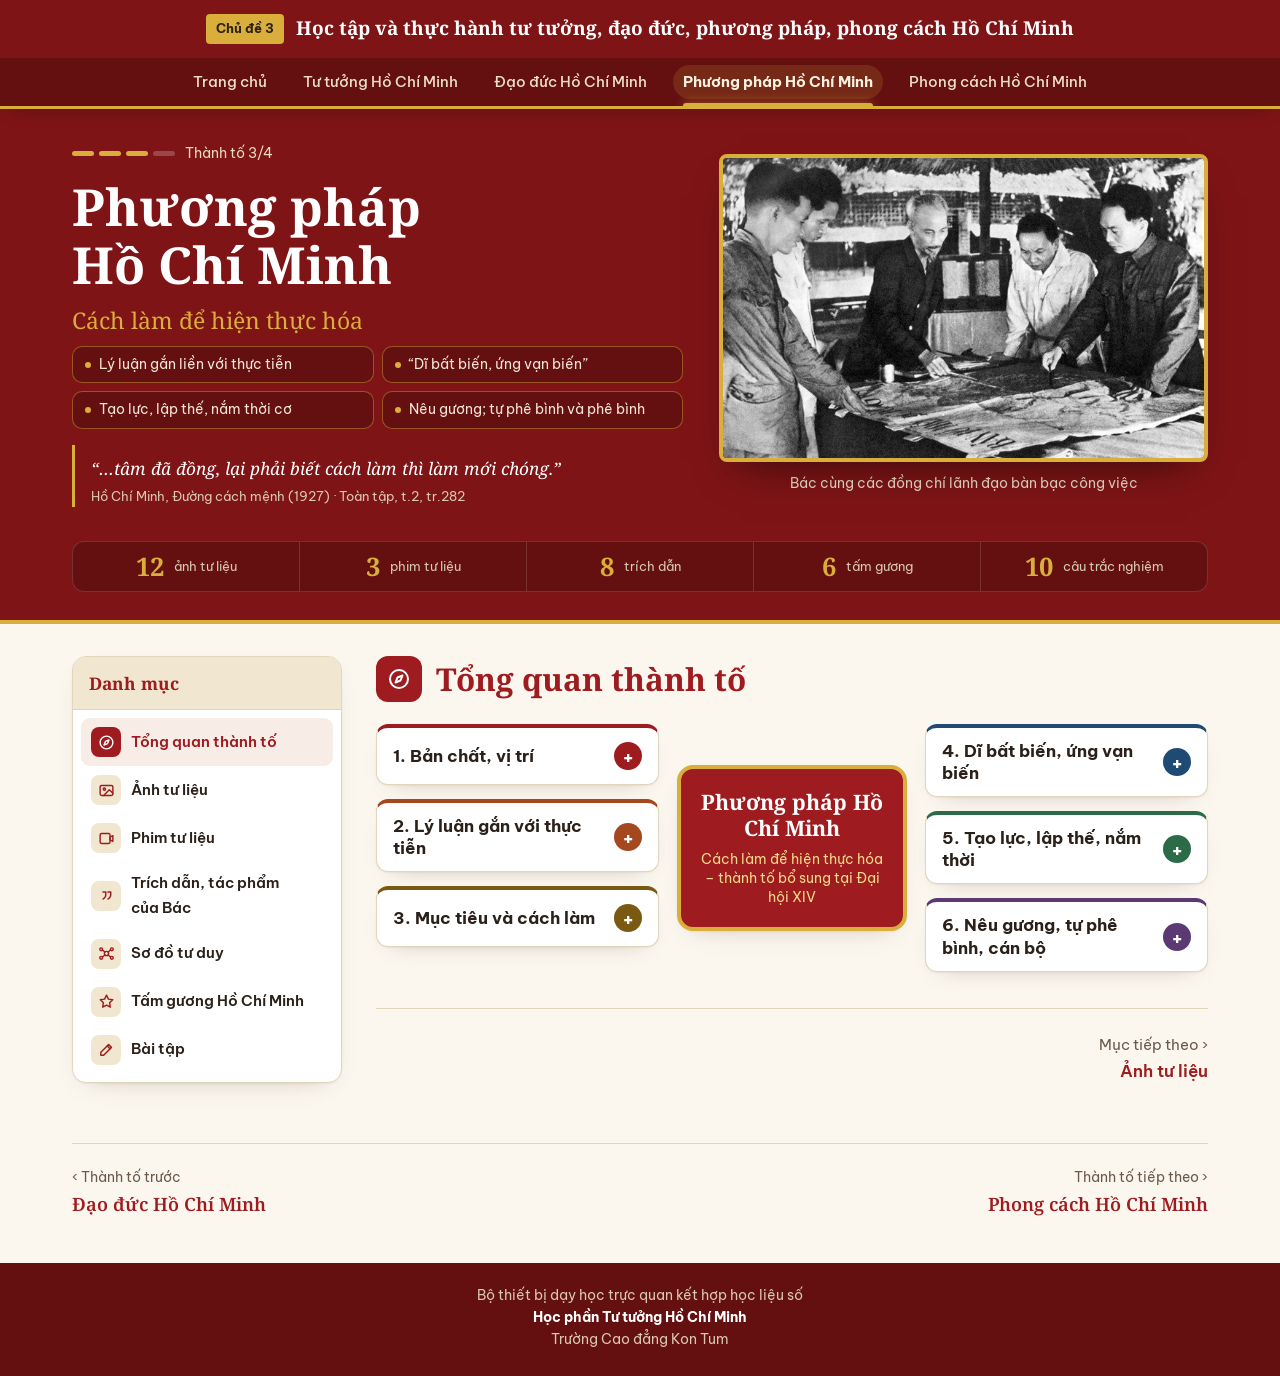
<file: thanh-to-phuong-phap.html>
<!doctype html>
<html lang="vi" class="no-js">
<head>
<meta charset="utf-8">
<meta name="viewport" content="width=device-width, initial-scale=1, viewport-fit=cover">
<title>Phương pháp Hồ Chí Minh – Chủ đề 3</title>
<meta name="description" content="Cách làm để hiện thực hóa">
<meta name="theme-color" content="#7e1416">
<link rel="icon" href="data:image/svg+xml,%3Csvg xmlns='http://www.w3.org/2000/svg' viewBox='0 0 32 32'%3E%3Crect width='32' height='32' rx='6' fill='%237e1416'/%3E%3Cpath d='M16 5l3.2 6.6 7.3 1-5.3 5.1 1.3 7.2L16 21.5l-6.5 3.4 1.3-7.2-5.3-5.1 7.3-1z' fill='%23d9ae3b'/%3E%3C/svg%3E">
<link rel="preconnect" href="https://fonts.googleapis.com">
<link rel="preconnect" href="https://fonts.gstatic.com" crossorigin>
<link href="https://fonts.googleapis.com/css2?family=Be+Vietnam+Pro:wght@400;500;600;700&family=Noto+Serif:ital,wght@0,400;0,500;0,600;0,700;1,400;1,500&family=Caveat:wght@500;700&family=IBM+Plex+Mono:wght@400;500&display=swap" rel="stylesheet">
<link rel="stylesheet" href="assets/css/style.css">
<link rel="stylesheet" href="assets/css/cd3.css">
</head>
<body data-slug="tt3" class="">
<a class="vh" href="#main">Bỏ qua, đến nội dung chính</a>
<header class="hdr">
  <div class="wrap top"><a class="logo" href="index.html"><span class="tag">Chủ đề 3</span><span class="t">Học tập và thực hành tư tưởng, đạo đức, phương pháp, phong cách Hồ Chí Minh</span></a></div>
  <nav class="nav" aria-label="Các thành tố"><div class="row"><a href="index.html" >Trang chủ</a><a href="thanh-to-tu-tuong.html" >Tư tưởng Hồ Chí Minh</a><a href="thanh-to-dao-duc.html" >Đạo đức Hồ Chí Minh</a><a href="thanh-to-phuong-phap.html" aria-current=page>Phương pháp Hồ Chí Minh</a><a href="thanh-to-phong-cach.html" >Phong cách Hồ Chí Minh</a><span class="ind" aria-hidden="true"></span></div></nav>
</header>
<main id="main">

<section class="phero" style="--acc:#2c6b48"><div class="wrap"><div class="grid">
<div><div class="step"><span class="steps"><i class="on"></i><i class="on"></i><i class="on"></i><i class=""></i></span>Thành tố 3/4</div>
<h1>Phương pháp Hồ Chí Minh</h1><p class="theme">Cách làm để hiện thực hóa</p>
<ul class="tchips"><li>Lý luận gắn liền với thực tiễn</li><li>“Dĩ bất biến, ứng vạn biến”</li><li>Tạo lực, lập thế, nắm thời cơ</li><li>Nêu gương; tự phê bình và phê bình</li></ul>
<blockquote class="hq"><p>“…tâm đã đồng, lại phải biết cách làm thì làm mới chóng.”</p><footer>Hồ Chí Minh, Đường cách mệnh (1927) · Toàn tập, t.2, tr.282</footer></blockquote></div>
<figure><div class="frame"><img class="zoomable" src="assets/img/tt3-bia.jpg" alt="Bác cùng các đồng chí lãnh đạo bàn bạc công việc"></div><figcaption>Bác cùng các đồng chí lãnh đạo bàn bạc công việc</figcaption></figure>
</div>
<div class="facts counts c5"><div><span class="c">12</span><small>ảnh tư liệu</small></div><div><span class="c">3</span><small>phim tư liệu</small></div><div><span class="c">8</span><small>trích dẫn</small></div><div><span class="c">6</span><small>tấm gương</small></div><div><span class="c">10</span><small>câu trắc nghiệm</small></div></div>
</div></section>
<div class="wrap"><div class="layout">
<aside class="toc" id="toc" aria-label="Danh mục Phương pháp Hồ Chí Minh"><div class="toc-h"><b>Danh mục</b></div><ol><li><a class="m" href="#tong-quan" data-p="tong-quan"><span class="ic"><svg viewBox="0 0 24 24" fill="none" stroke="currentColor" stroke-width="2" stroke-linecap="round" stroke-linejoin="round" aria-hidden="true"><circle cx="12" cy="12" r="9"/><path d="M15.5 8.5l-2 5-5 2 2-5z"/></svg></span><span>Tổng quan thành tố</span></a></li><li><a class="m" href="#anh-tu-lieu" data-p="anh-tu-lieu"><span class="ic"><svg viewBox="0 0 24 24" fill="none" stroke="currentColor" stroke-width="2" stroke-linecap="round" stroke-linejoin="round" aria-hidden="true"><rect x="3" y="5" width="18" height="14" rx="2"/><circle cx="9" cy="10" r="1.6"/><path d="M21 16l-5-5-8 8"/></svg></span><span>Ảnh tư liệu</span></a><ul><li><a href="#nhom-1">Xác định mục đích, đào tạo cán bộ (1925 – 1927)</a></li><li><a href="#nhom-2">Nắm bắt thời cơ, sâu sát thực tiễn (1945 – 1954)</a></li><li><a href="#nhom-3">Nêu gương, kiểm tra, kiểm soát (1945 – 1965)</a></li><li><a href="#nhom-4">Sinh viên Trường Cao đẳng Kon Tum học đi đôi với hành (ảnh liên hệ hôm nay)</a></li></ul></li><li><a class="m" href="#phim-tu-lieu" data-p="phim-tu-lieu"><span class="ic"><svg viewBox="0 0 24 24" fill="none" stroke="currentColor" stroke-width="2" stroke-linecap="round" stroke-linejoin="round" aria-hidden="true"><rect x="3" y="5" width="14" height="14" rx="2"/><path d="M17 10l4-2v8l-4-2z"/></svg></span><span>Phim tư liệu</span></a></li><li><a class="m" href="#trich-dan" data-p="trich-dan"><span class="ic"><svg viewBox="0 0 24 24" fill="none" stroke="currentColor" stroke-width="2" stroke-linecap="round" stroke-linejoin="round" aria-hidden="true"><path d="M7 7h4v4c0 3-2 5-4 6M14 7h4v4c0 3-2 5-4 6"/></svg></span><span>Trích dẫn, tác phẩm của Bác</span></a><ul><li><a href="#td1">01. Phải biết cách làm thì làm mới chóng</a></li><li><a href="#td2">02. Học với hành phải đi đôi</a></li><li><a href="#td3">03. Học để làm việc, làm người, làm cán bộ</a></li><li><a href="#td4">04. Không nên máy móc</a></li><li><a href="#td5">05. Theo kịp tình hình khách quan</a></li><li><a href="#td6">06. Tự phê bình như mỗi ngày phải rửa mặt</a></li><li><a href="#td7">07. Một tấm gương sống</a></li><li><a href="#td8">08. Làm gương mẫu và biết lãnh đạo</a></li></ul></li><li><a class="m" href="#so-do-tu-duy" data-p="so-do-tu-duy"><span class="ic"><svg viewBox="0 0 24 24" fill="none" stroke="currentColor" stroke-width="2" stroke-linecap="round" stroke-linejoin="round" aria-hidden="true"><circle cx="12" cy="12" r="3"/><circle cx="4.5" cy="6" r="2"/><circle cx="19.5" cy="6" r="2"/><circle cx="4.5" cy="18" r="2"/><circle cx="19.5" cy="18" r="2"/><path d="M6.3 7l3.4 3M17.7 7l-3.4 3M6.3 17l3.4-3M17.7 17l-3.4-3"/></svg></span><span>Sơ đồ tư duy</span></a></li><li><a class="m" href="tam-guong-thuc-hanh-phuong-phap.html" data-p="tam-guong"><span class="ic"><svg viewBox="0 0 24 24" fill="none" stroke="currentColor" stroke-width="2" stroke-linecap="round" stroke-linejoin="round" aria-hidden="true"><path d="M12 3l2.7 5.6 6.1.9-4.4 4.3 1 6.1L12 17l-5.4 2.9 1-6.1-4.4-4.3 6.1-.9z"/></svg></span><span>Tấm gương Hồ Chí Minh</span></a></li><li><a class="m" href="#bai-tap" data-p="bai-tap"><span class="ic"><svg viewBox="0 0 24 24" fill="none" stroke="currentColor" stroke-width="2" stroke-linecap="round" stroke-linejoin="round" aria-hidden="true"><path d="M4 20h4L19 9l-4-4L4 16z"/><path d="M13 7l4 4"/></svg></span><span>Bài tập</span></a></li></ol></aside>
<div class="content"><nav class="chips" aria-label="Chọn mục"><a href="#tong-quan" data-p="tong-quan"><span class="ic"><svg viewBox="0 0 24 24" fill="none" stroke="currentColor" stroke-width="2" stroke-linecap="round" stroke-linejoin="round" aria-hidden="true"><circle cx="12" cy="12" r="9"/><path d="M15.5 8.5l-2 5-5 2 2-5z"/></svg></span>Tổng quan thành tố</a><a href="#anh-tu-lieu" data-p="anh-tu-lieu"><span class="ic"><svg viewBox="0 0 24 24" fill="none" stroke="currentColor" stroke-width="2" stroke-linecap="round" stroke-linejoin="round" aria-hidden="true"><rect x="3" y="5" width="18" height="14" rx="2"/><circle cx="9" cy="10" r="1.6"/><path d="M21 16l-5-5-8 8"/></svg></span>Ảnh tư liệu</a><a href="#phim-tu-lieu" data-p="phim-tu-lieu"><span class="ic"><svg viewBox="0 0 24 24" fill="none" stroke="currentColor" stroke-width="2" stroke-linecap="round" stroke-linejoin="round" aria-hidden="true"><rect x="3" y="5" width="14" height="14" rx="2"/><path d="M17 10l4-2v8l-4-2z"/></svg></span>Phim tư liệu</a><a href="#trich-dan" data-p="trich-dan"><span class="ic"><svg viewBox="0 0 24 24" fill="none" stroke="currentColor" stroke-width="2" stroke-linecap="round" stroke-linejoin="round" aria-hidden="true"><path d="M7 7h4v4c0 3-2 5-4 6M14 7h4v4c0 3-2 5-4 6"/></svg></span>Trích dẫn, tác phẩm của Bác</a><a href="#so-do-tu-duy" data-p="so-do-tu-duy"><span class="ic"><svg viewBox="0 0 24 24" fill="none" stroke="currentColor" stroke-width="2" stroke-linecap="round" stroke-linejoin="round" aria-hidden="true"><circle cx="12" cy="12" r="3"/><circle cx="4.5" cy="6" r="2"/><circle cx="19.5" cy="6" r="2"/><circle cx="4.5" cy="18" r="2"/><circle cx="19.5" cy="18" r="2"/><path d="M6.3 7l3.4 3M17.7 7l-3.4 3M6.3 17l3.4-3M17.7 17l-3.4-3"/></svg></span>Sơ đồ tư duy</a><a href="tam-guong-thuc-hanh-phuong-phap.html" data-p="tam-guong"><span class="ic"><svg viewBox="0 0 24 24" fill="none" stroke="currentColor" stroke-width="2" stroke-linecap="round" stroke-linejoin="round" aria-hidden="true"><path d="M12 3l2.7 5.6 6.1.9-4.4 4.3 1 6.1L12 17l-5.4 2.9 1-6.1-4.4-4.3 6.1-.9z"/></svg></span>Tấm gương Hồ Chí Minh</a><a href="#bai-tap" data-p="bai-tap"><span class="ic"><svg viewBox="0 0 24 24" fill="none" stroke="currentColor" stroke-width="2" stroke-linecap="round" stroke-linejoin="round" aria-hidden="true"><path d="M4 20h4L19 9l-4-4L4 16z"/><path d="M13 7l4 4"/></svg></span>Bài tập</a></nav><section class="panel" id="tong-quan" aria-labelledby="h-tong-quan"><div class="ph2"><span class="ic"><svg viewBox="0 0 24 24" fill="none" stroke="currentColor" stroke-width="2" stroke-linecap="round" stroke-linejoin="round" aria-hidden="true"><circle cx="12" cy="12" r="9"/><path d="M15.5 8.5l-2 5-5 2 2-5z"/></svg></span><div><h2 id="h-tong-quan">Tổng quan thành tố</h2></div></div><div class="mind"><div class="col"><div class="br" style="--c:#9e1b1f" data-reveal><button type="button" aria-expanded="false"><span class="lbl"><b>1. Bản chất, vị trí</b></span><span class="pm" aria-hidden="true">+</span></button><ul><li>Vận dụng phương pháp luận Mác – Lênin vào thực tiễn Việt Nam</li><li>Công cụ chuyển đường lối thành hành động</li><li>Cầu nối “học điều đúng” với “làm đúng”</li></ul></div><div class="br" style="--c:#a5481f" data-reveal><button type="button" aria-expanded="false"><span class="lbl"><b>2. Lý luận gắn với thực tiễn</b></span><span class="pm" aria-hidden="true">+</span></button><ul><li>“Học với hành phải đi đôi”</li><li>Xuất phát từ thực tiễn, lấy thực tiễn kiểm nghiệm</li><li>Theo kịp tình hình khách quan</li></ul></div><div class="br" style="--c:#7a5a12" data-reveal><button type="button" aria-expanded="false"><span class="lbl"><b>3. Mục tiêu và cách làm</b></span><span class="pm" aria-hidden="true">+</span></button><ul><li>Xác định mục tiêu chiến lược, nhiệm vụ trọng tâm</li><li>“Biết cách làm thì làm mới chóng”</li><li>Giành thắng lợi từng bước</li></ul></div></div><div class="core"><b>Phương pháp Hồ Chí Minh</b><small>Cách làm để hiện thực hóa – thành tố bổ sung tại Đại hội XIV</small></div><div class="col"><div class="br" style="--c:#1f4a73" data-reveal><button type="button" aria-expanded="false"><span class="lbl"><b>4. Dĩ bất biến, ứng vạn biến</b></span><span class="pm" aria-hidden="true">+</span></button><ul><li>Kiên định nguyên tắc, linh hoạt sách lược</li><li>“Không nên máy móc”</li><li>Vận dụng phù hợp từng hoàn cảnh</li></ul></div><div class="br" style="--c:#2c6b48" data-reveal><button type="button" aria-expanded="false"><span class="lbl"><b>5. Tạo lực, lập thế, nắm thời</b></span><span class="pm" aria-hidden="true">+</span></button><ul><li>Chuẩn bị lực lượng, tạo thế</li><li>Chớp thời cơ (Tổng khởi nghĩa 8/1945)</li><li>Quyết đoán, kịp thời</li></ul></div><div class="br" style="--c:#5b3a73" data-reveal><button type="button" aria-expanded="false"><span class="lbl"><b>6. Nêu gương, tự phê bình, cán bộ</b></span><span class="pm" aria-hidden="true">+</span></button><ul><li>“Một tấm gương sống…”</li><li>Tự phê bình như rửa mặt hằng ngày</li><li>Bồi dưỡng, sử dụng, phát huy cán bộ</li></ul></div></div></div>
<div class="pnav"><button type="button" class="nx" data-go="anh-tu-lieu">Mục tiếp theo ›<b>Ảnh tư liệu</b></button></div></section><section class="panel" id="anh-tu-lieu" aria-labelledby="h-anh-tu-lieu"><div class="ph2"><span class="ic"><svg viewBox="0 0 24 24" fill="none" stroke="currentColor" stroke-width="2" stroke-linecap="round" stroke-linejoin="round" aria-hidden="true"><rect x="3" y="5" width="18" height="14" rx="2"/><circle cx="9" cy="10" r="1.6"/><path d="M21 16l-5-5-8 8"/></svg></span><div><h2 id="h-anh-tu-lieu">Ảnh tư liệu</h2></div></div><div class="album"><div class="group"><div class="ghead" id="nhom-1"><span class="num">1</span><h3>Xác định mục đích, đào tạo cán bộ (1925 – 1927)</h3></div><div class="grid2"><figure id="anh-01" data-reveal><img src="assets/img/tt3/anh-01.jpg" alt="Mở lớp huấn luyện chính trị ở Quảng Châu và tác phẩm “Đường cách mệnh” (1925 – 1927)" loading="lazy"><figcaption><b>Mở lớp huấn luyện chính trị ở Quảng Châu và tác phẩm “Đường cách mệnh” (1925 – 1927)</b>Nguyễn Ái Quốc trực tiếp giảng dạy, đào tạo cán bộ; các bài giảng được tập hợp thành tác phẩm “Đường cách mệnh” (1927). Bên trái: tranh minh họa lớp huấn luyện; bên phải: bìa sách “Đường cách mệnh”.</figcaption></figure></div></div><div class="group"><div class="ghead" id="nhom-2"><span class="num">2</span><h3>Nắm bắt thời cơ, sâu sát thực tiễn (1945 – 1954)</h3></div><div class="grid2"><figure id="anh-02" data-reveal><img src="assets/img/tt3/anh-02.jpg" alt="Chớp thời cơ Tổng khởi nghĩa (8/1945)" loading="lazy"><figcaption><b>Chớp thời cơ Tổng khởi nghĩa (8/1945)</b>Tại Tân Trào, Quốc dân Đại hội quyết định Tổng khởi nghĩa; Nguyễn Ái Quốc gửi thư kêu gọi đồng bào cả nước đứng lên. Bên trái: đình Tân Trào; bên phải: Thư kêu gọi Tổng khởi nghĩa.</figcaption></figure><figure id="anh-03" data-reveal><img src="assets/img/tt3/anh-03.jpg" alt="Bác Hồ đi công tác ở chiến khu Việt Bắc" loading="lazy"><figcaption><b>Bác Hồ đi công tác ở chiến khu Việt Bắc</b>Bác lội suối, vượt rừng cùng cán bộ đi công tác, trực tiếp nắm tình hình cơ sở.</figcaption></figure><figure id="anh-04" data-reveal><img src="assets/img/tt3/anh-04.jpg" alt="Chủ tịch Hồ Chí Minh tại mặt trận Biên giới (1950)" loading="lazy"><figcaption><b>Chủ tịch Hồ Chí Minh tại mặt trận Biên giới (1950)</b>Người trực tiếp ra mặt trận quan sát, theo dõi, chỉ đạo chiến dịch.</figcaption></figure><figure id="anh-05" data-reveal><img src="assets/img/tt3/anh-05.jpg" alt="Chủ tịch Hồ Chí Minh làm việc ở chiến khu" loading="lazy"><figcaption><b>Chủ tịch Hồ Chí Minh làm việc ở chiến khu</b>Bác làm việc ngay giữa núi rừng, sâu sát cán bộ, chiến sĩ và thực tiễn kháng chiến.</figcaption></figure><figure id="anh-06" data-reveal><img src="assets/img/tt3/anh-06.jpg" alt="Bàn kế hoạch tác chiến Chiến dịch Điện Biên Phủ (Đông Xuân 1953 – 1954)" loading="lazy"><figcaption><b>Bàn kế hoạch tác chiến Chiến dịch Điện Biên Phủ (Đông Xuân 1953 – 1954)</b>Chủ tịch Hồ Chí Minh cùng các đồng chí Trường Chinh, Phạm Văn Đồng, Võ Nguyên Giáp bàn kế hoạch tác chiến.</figcaption></figure></div></div><div class="group"><div class="ghead" id="nhom-3"><span class="num">3</span><h3>Nêu gương, kiểm tra, kiểm soát (1945 – 1965)</h3></div><div class="grid2"><figure id="anh-07" data-reveal><img src="assets/img/tt3/anh-07.jpg" alt="Bác Hồ cùng các đồng chí tăng gia sản xuất ở Phủ Chủ tịch" loading="lazy"><figcaption><b>Bác Hồ cùng các đồng chí tăng gia sản xuất ở Phủ Chủ tịch</b>Dù bận trăm công nghìn việc, Bác vẫn trực tiếp lao động, tăng gia sản xuất.</figcaption></figure><figure id="anh-08" data-reveal><img src="assets/img/tt3/anh-08.jpg" alt="Bác Hồ thăm Nhà máy Dệt 8-3 (1965)" loading="lazy"><figcaption><b>Bác Hồ thăm Nhà máy Dệt 8-3 (1965)</b>Bác đến tận phân xưởng, trực tiếp xem xét sản xuất, trò chuyện với công nhân.</figcaption></figure></div></div><div class="group"><div class="ghead" id="nhom-4"><span class="num">4</span><h3>Sinh viên Trường Cao đẳng Kon Tum học đi đôi với hành (ảnh liên hệ hôm nay)</h3></div><div class="grid2"><figure id="anh-09" data-reveal><img src="assets/img/tt3/anh-09.jpg" alt="Giờ học thực hành của sinh viên ngành Giáo dục Mầm non ★" loading="lazy"><figcaption><b>Giờ học thực hành của sinh viên ngành Giáo dục Mầm non ★</b>Sinh viên thực hành nghề trong phòng học chuyên môn.</figcaption></figure><figure id="anh-10" data-reveal><img src="assets/img/tt3/anh-10.jpg" alt="Giờ học thực hành của sinh viên ngành Dược" loading="lazy"><figcaption><b>Giờ học thực hành của sinh viên ngành Dược</b>Sinh viên rèn luyện kỹ năng nghề nghiệp trong phòng thực hành.</figcaption></figure><figure id="anh-11" data-reveal><img src="assets/img/tt3/anh-11.jpg" alt="Giờ học thực hành của sinh viên ngành May thời trang" loading="lazy"><figcaption><b>Giờ học thực hành của sinh viên ngành May thời trang</b>Sinh viên thực hành tạo sản phẩm tại xưởng, lớp học nghề.</figcaption></figure><figure id="anh-12" data-reveal><img src="assets/img/tt3/anh-12.jpg" alt="Sinh viên ngành Công tác xã hội tham quan Bảo tàng Kon Tum" loading="lazy"><figcaption><b>Sinh viên ngành Công tác xã hội tham quan Bảo tàng Kon Tum</b>Giờ học trải nghiệm, tìm hiểu lịch sử, văn hóa địa phương.</figcaption></figure></div></div></div>
<div class="pnav"><button type="button" class="" data-go="tong-quan">‹ Mục trước<b>Tổng quan thành tố</b></button><button type="button" class="nx" data-go="phim-tu-lieu">Mục tiếp theo ›<b>Phim tư liệu</b></button></div></section><section class="panel" id="phim-tu-lieu" aria-labelledby="h-phim-tu-lieu"><div class="ph2"><span class="ic"><svg viewBox="0 0 24 24" fill="none" stroke="currentColor" stroke-width="2" stroke-linecap="round" stroke-linejoin="round" aria-hidden="true"><rect x="3" y="5" width="14" height="14" rx="2"/><path d="M17 10l4-2v8l-4-2z"/></svg></span><div><h2 id="h-phim-tu-lieu">Phim tư liệu</h2></div></div><div class="films" data-n="3"><div class="film"><div class="play" aria-hidden="true"></div><b>Phim tư liệu đang được cập nhật</b></div></div>
<div class="pnav"><button type="button" class="" data-go="anh-tu-lieu">‹ Mục trước<b>Ảnh tư liệu</b></button><button type="button" class="nx" data-go="trich-dan">Mục tiếp theo ›<b>Trích dẫn, tác phẩm của Bác</b></button></div></section><section class="panel" id="trich-dan" aria-labelledby="h-trich-dan"><div class="ph2"><span class="ic"><svg viewBox="0 0 24 24" fill="none" stroke="currentColor" stroke-width="2" stroke-linecap="round" stroke-linejoin="round" aria-hidden="true"><path d="M7 7h4v4c0 3-2 5-4 6M14 7h4v4c0 3-2 5-4 6"/></svg></span><div><h2 id="h-trich-dan">Trích dẫn, tác phẩm của Bác</h2></div></div><div class="qview" role="tablist" aria-label="Cách trình bày"><button type="button" role="tab" data-v="board" aria-selected="true">Bảng ghim</button><button type="button" role="tab" data-v="list" aria-selected="false">Danh sách</button></div>
<div class="cboard" data-n="3"><script type="application/json" class="cbdata">{"period": "Phương pháp Hồ Chí Minh", "qpics": {"td1": {"src": "assets/img/tt3/anh-01.jpg", "cap": "Mở lớp huấn luyện chính trị ở Quảng Châu và tác phẩm “Đường cách mệnh” (1925 – 1927)"}, "td2": {"src": "assets/img/tt3/anh-09.jpg", "cap": "Giờ học thực hành của sinh viên ngành Giáo dục Mầm non ★"}, "td4": {"src": "assets/img/tt3/anh-03.jpg", "cap": "Bác Hồ đi công tác ở chiến khu Việt Bắc"}, "td7": {"src": "assets/img/tt3/anh-07.jpg", "cap": "Bác Hồ cùng các đồng chí tăng gia sản xuất ở Phủ Chủ tịch"}, "td8": {"src": "assets/img/tt3/anh-06.jpg", "cap": "Bàn kế hoạch tác chiến Chiến dịch Điện Biên Phủ (Đông Xuân 1953 – 1954)"}}, "grid": null, "order": [], "items": [{"no": "01", "id": "td1", "title": "Phải biết cách làm thì làm mới chóng", "ctx": "Sự thống nhất về nhận thức, ý chí chỉ thành thắng lợi khi có phương pháp đúng – cơ sở để chuyên đề toàn khóa Đại hội XIV bổ sung thành tố “phương pháp”.", "quote": "Muốn đồng tâm hiệp lực, muốn bền gan thì trước ai ai cũng phải hiểu rõ vì sao mà phải làm, vì sao mà không làm không được, vì sao mà ai ai cũng phải gánh một vai, vì sao phải làm ngay không nên người này ngồi chờ người khác. Có như thế mục đích mới đồng; mục đích có đồng, chí mới đồng; chí có đồng, tâm mới đồng; tâm đã đồng, lại phải biết cách làm thì làm mới chóng.", "who": "Đường cách mệnh", "when": "1927", "src": "Hồ Chí Minh Toàn tập, t.2, tr.282.", "kicker": ""}, {"no": "02", "id": "td2", "title": "Học với hành phải đi đôi", "ctx": "Phương pháp lý luận gắn liền với thực tiễn; nền tảng của bước chuyển từ “làm theo” sang “thực hành”.", "quote": "Học với hành phải đi đôi. Học mà không hành thì học vô ích. Hành mà không học thì hành không trôi chảy.", "who": "Hồ Chí Minh", "when": "", "src": "Hồ Chí Minh Toàn tập, t.6, tr.361.", "kicker": ""}, {"no": "03", "id": "td3", "title": "Học để làm việc, làm người, làm cán bộ", "ctx": "Xác định đúng mục đích học tập là bước đầu tiên của phương pháp học tập; học gắn với rèn luyện đạo đức.", "quote": "Học để làm việc, làm người, làm cán bộ. Học để phụng sự Đoàn thể, phụng sự giai cấp và nhân dân, phụng sự Tổ quốc và nhân loại. Muốn đạt mục đích thì phải cần, kiệm, liêm chính, chí công, vô tư.", "who": "Bút tích ghi trong Sổ vàng Trường Nguyễn Ái Quốc Trung ương", "when": "9/1949", "src": "Hồ Chí Minh Toàn tập, t.6, tr.208.", "kicker": ""}, {"no": "04", "id": "td4", "title": "Không nên máy móc", "ctx": "Phương pháp “dĩ bất biến, ứng vạn biến”: kiên định nguyên tắc, linh hoạt trong cách làm.", "quote": "Không nên máy móc, phải biết tùy hoàn cảnh mà vận dụng cho đúng.", "who": "Hồ Chí Minh", "when": "", "src": "Hồ Chí Minh: Toàn tập, Nxb Chính trị quốc gia Sự thật, H., 2021, t.5, tr.289.", "kicker": ""}, {"no": "05", "id": "td5", "title": "Theo kịp tình hình khách quan", "ctx": "Xuất phát từ thực tiễn, lấy thực tiễn làm tiêu chuẩn kiểm nghiệm; thường xuyên kiểm điểm để điều chỉnh chủ trương, cách làm.", "quote": "Phải biết rằng tình hình khách quan thay đổi hàng giờ, hàng phút, một chủ trương của ta hôm nay đúng, hôm sau đã không hợp thời, nếu ta không tỉnh táo kiểm điểm… nhất định ta sẽ không theo kịp tình thế…", "who": "Hồ Chí Minh", "when": "", "src": "Hồ Chí Minh Toàn tập, t.5, tr.269.", "kicker": ""}, {"no": "06", "id": "td6", "title": "Tự phê bình như mỗi ngày phải rửa mặt", "ctx": "Phương pháp tự phê bình và phê bình – thường xuyên, tự giác như sinh hoạt hằng ngày.", "quote": "Mỗi cán bộ, đảng viên, mỗi ngày phải tự kiểm điểm, tự phê bình, tự sửa chữa như mỗi ngày phải rửa mặt. Được như thế thì trong Đảng sẽ không có bệnh mà Đảng sẽ mạnh khỏe vô cùng.", "who": "Hồ Chí Minh", "when": "", "src": "Hồ Chí Minh: Toàn tập, Nxb Chính trị quốc gia Sự thật, H., 2021, t.5, tr.279.", "kicker": ""}, {"no": "07", "id": "td7", "title": "Một tấm gương sống", "ctx": "Phương pháp nêu gương – phương pháp giáo dục, vận động có sức thuyết phục nhất.", "quote": "Một tấm gương sống còn có giá trị hơn một trăm bài diễn văn tuyên truyền.", "who": "Hồ Chí Minh", "when": "", "src": "Hồ Chí Minh Toàn tập, t.1, tr.284.", "kicker": ""}, {"no": "08", "id": "td8", "title": "Làm gương mẫu và biết lãnh đạo", "ctx": "Kết hợp nêu gương với phương pháp lãnh đạo, tổ chức đúng thì việc khó cũng thành công.", "quote": "Nếu chúng ta làm gương mẫu và biết lãnh đạo thì bất cứ công việc gì khó khăn đến đâu cũng nhất định làm được.", "who": "Hồ Chí Minh", "when": "", "src": "Hồ Chí Minh: Toàn tập, Nxb Chính trị quốc gia Sự thật, H., 2021, t.14, tr.223.", "kicker": ""}], "links": [{"a": "flow", "b": "td1", "why": "", "kind": "chain"}, {"a": "td1", "b": "td2", "why": "", "kind": "chain"}, {"a": "td2", "b": "td3", "why": "", "kind": "chain"}, {"a": "td3", "b": "td4", "why": "", "kind": "chain"}, {"a": "td4", "b": "td5", "why": "", "kind": "chain"}, {"a": "td5", "b": "td6", "why": "", "kind": "chain"}, {"a": "td6", "b": "td7", "why": "", "kind": "chain"}, {"a": "td7", "b": "td8", "why": "", "kind": "chain"}], "flow": ["Thống nhất mục đích và cách làm", "Lý luận gắn với thực tiễn", "Linh hoạt, sáng tạo, theo kịp tình thế", "Tự phê bình và phê bình", "Nêu gương"]}</script>
<div class="cb-top"><span class="cb-plate">Trích dẫn · Phương pháp Hồ Chí Minh</span><div class="cb-ctrl"><div class="cb-tools" role="toolbar" aria-label="Phóng to, thu nhỏ bảng"><button type="button" class="bz-o" aria-label="Thu nhỏ">−</button><button type="button" class="bz-r" aria-label="Vừa khung">100%</button><button type="button" class="bz-i" aria-label="Phóng to">+</button></div><button type="button" class="cb-fs" aria-label="Toàn màn hình">⤢ Toàn màn hình</button></div></div>
<div class="cb-wrap"><div class="cb-scroll"><div class="cb-canvas"></div></div></div>
<div class="cb-foot">Bấm vào trích dẫn hoặc ảnh để phóng to</div>
<div class="cb-zoom" hidden><div class="cb-zbox"></div></div></div><div class="qlist" hidden><div class="flowbar" data-reveal><div class="fb-h"><small>Mạch trích dẫn</small><b>Tám trích dẫn đi theo mạch</b></div><div class="fb-s"><small>01</small><span>Thống nhất mục đích và cách làm</span></div><div class="fb-s"><small>02</small><span>Lý luận gắn với thực tiễn</span></div><div class="fb-s"><small>03</small><span>Linh hoạt, sáng tạo, theo kịp tình thế</span></div><div class="fb-s"><small>04</small><span>Tự phê bình và phê bình</span></div><div class="fb-s"><small>05</small><span>Nêu gương</span></div></div><article class="tq" id="td1" data-reveal><div class="tq-h"><span class="tq-n">01</span><span class="tq-d">1927</span></div>
<h3 class="tq-t">Phải biết cách làm thì làm mới chóng</h3><p class="tq-i">Sự thống nhất về nhận thức, ý chí chỉ thành thắng lợi khi có phương pháp đúng – cơ sở để chuyên đề toàn khóa Đại hội XIV bổ sung thành tố “phương pháp”.</p>
<div class="tq-card"><span class="tq-mark" aria-hidden="true">“</span><blockquote>Muốn đồng tâm hiệp lực, muốn bền gan thì trước ai ai cũng phải hiểu rõ vì sao mà phải làm, vì sao mà không làm không được, vì sao mà ai ai cũng phải gánh một vai, vì sao phải làm ngay không nên người này ngồi chờ người khác. Có như thế mục đích mới đồng; mục đích có đồng, chí mới đồng; chí có đồng, tâm mới đồng; tâm đã đồng, lại phải biết cách làm thì làm mới chóng.</blockquote><footer><div class="tq-who"><b>Đường cách mệnh</b></div><cite>Hồ Chí Minh Toàn tập, t.2, tr.282.</cite></footer></div></article><article class="tq" id="td2" data-reveal><div class="tq-h"><span class="tq-n">02</span></div>
<h3 class="tq-t">Học với hành phải đi đôi</h3><p class="tq-i">Phương pháp lý luận gắn liền với thực tiễn; nền tảng của bước chuyển từ “làm theo” sang “thực hành”.</p>
<div class="tq-card"><span class="tq-mark" aria-hidden="true">“</span><blockquote>Học với hành phải đi đôi. Học mà không hành thì học vô ích. Hành mà không học thì hành không trôi chảy.</blockquote><footer><div class="tq-who"><b>Hồ Chí Minh</b></div><cite>Hồ Chí Minh Toàn tập, t.6, tr.361.</cite></footer></div></article><article class="tq" id="td3" data-reveal><div class="tq-h"><span class="tq-n">03</span><span class="tq-d">9/1949</span></div>
<h3 class="tq-t">Học để làm việc, làm người, làm cán bộ</h3><p class="tq-i">Xác định đúng mục đích học tập là bước đầu tiên của phương pháp học tập; học gắn với rèn luyện đạo đức.</p>
<div class="tq-card"><span class="tq-mark" aria-hidden="true">“</span><blockquote>Học để làm việc, làm người, làm cán bộ. Học để phụng sự Đoàn thể, phụng sự giai cấp và nhân dân, phụng sự Tổ quốc và nhân loại. Muốn đạt mục đích thì phải cần, kiệm, liêm chính, chí công, vô tư.</blockquote><footer><div class="tq-who"><b>Bút tích ghi trong Sổ vàng Trường Nguyễn Ái Quốc Trung ương</b></div><cite>Hồ Chí Minh Toàn tập, t.6, tr.208.</cite></footer></div></article><article class="tq" id="td4" data-reveal><div class="tq-h"><span class="tq-n">04</span></div>
<h3 class="tq-t">Không nên máy móc</h3><p class="tq-i">Phương pháp “dĩ bất biến, ứng vạn biến”: kiên định nguyên tắc, linh hoạt trong cách làm.</p>
<div class="tq-card"><span class="tq-mark" aria-hidden="true">“</span><blockquote>Không nên máy móc, phải biết tùy hoàn cảnh mà vận dụng cho đúng.</blockquote><footer><div class="tq-who"><b>Hồ Chí Minh</b></div><cite>Hồ Chí Minh: Toàn tập, Nxb Chính trị quốc gia Sự thật, H., 2021, t.5, tr.289.</cite></footer></div></article><article class="tq" id="td5" data-reveal><div class="tq-h"><span class="tq-n">05</span></div>
<h3 class="tq-t">Theo kịp tình hình khách quan</h3><p class="tq-i">Xuất phát từ thực tiễn, lấy thực tiễn làm tiêu chuẩn kiểm nghiệm; thường xuyên kiểm điểm để điều chỉnh chủ trương, cách làm.</p>
<div class="tq-card"><span class="tq-mark" aria-hidden="true">“</span><blockquote>Phải biết rằng tình hình khách quan thay đổi hàng giờ, hàng phút, một chủ trương của ta hôm nay đúng, hôm sau đã không hợp thời, nếu ta không tỉnh táo kiểm điểm… nhất định ta sẽ không theo kịp tình thế…</blockquote><footer><div class="tq-who"><b>Hồ Chí Minh</b></div><cite>Hồ Chí Minh Toàn tập, t.5, tr.269.</cite></footer></div></article><article class="tq" id="td6" data-reveal><div class="tq-h"><span class="tq-n">06</span></div>
<h3 class="tq-t">Tự phê bình như mỗi ngày phải rửa mặt</h3><p class="tq-i">Phương pháp tự phê bình và phê bình – thường xuyên, tự giác như sinh hoạt hằng ngày.</p>
<div class="tq-card"><span class="tq-mark" aria-hidden="true">“</span><blockquote>Mỗi cán bộ, đảng viên, mỗi ngày phải tự kiểm điểm, tự phê bình, tự sửa chữa như mỗi ngày phải rửa mặt. Được như thế thì trong Đảng sẽ không có bệnh mà Đảng sẽ mạnh khỏe vô cùng.</blockquote><footer><div class="tq-who"><b>Hồ Chí Minh</b></div><cite>Hồ Chí Minh: Toàn tập, Nxb Chính trị quốc gia Sự thật, H., 2021, t.5, tr.279.</cite></footer></div></article><article class="tq" id="td7" data-reveal><div class="tq-h"><span class="tq-n">07</span></div>
<h3 class="tq-t">Một tấm gương sống</h3><p class="tq-i">Phương pháp nêu gương – phương pháp giáo dục, vận động có sức thuyết phục nhất.</p>
<div class="tq-card"><span class="tq-mark" aria-hidden="true">“</span><blockquote>Một tấm gương sống còn có giá trị hơn một trăm bài diễn văn tuyên truyền.</blockquote><footer><div class="tq-who"><b>Hồ Chí Minh</b></div><cite>Hồ Chí Minh Toàn tập, t.1, tr.284.</cite></footer></div></article><article class="tq" id="td8" data-reveal><div class="tq-h"><span class="tq-n">08</span></div>
<h3 class="tq-t">Làm gương mẫu và biết lãnh đạo</h3><p class="tq-i">Kết hợp nêu gương với phương pháp lãnh đạo, tổ chức đúng thì việc khó cũng thành công.</p>
<div class="tq-card"><span class="tq-mark" aria-hidden="true">“</span><blockquote>Nếu chúng ta làm gương mẫu và biết lãnh đạo thì bất cứ công việc gì khó khăn đến đâu cũng nhất định làm được.</blockquote><footer><div class="tq-who"><b>Hồ Chí Minh</b></div><cite>Hồ Chí Minh: Toàn tập, Nxb Chính trị quốc gia Sự thật, H., 2021, t.14, tr.223.</cite></footer></div></article></div>
<div class="pnav"><button type="button" class="" data-go="phim-tu-lieu">‹ Mục trước<b>Phim tư liệu</b></button><button type="button" class="nx" data-go="so-do-tu-duy">Mục tiếp theo ›<b>Sơ đồ tư duy</b></button></div></section><section class="panel" id="so-do-tu-duy" aria-labelledby="h-so-do-tu-duy"><div class="ph2"><span class="ic"><svg viewBox="0 0 24 24" fill="none" stroke="currentColor" stroke-width="2" stroke-linecap="round" stroke-linejoin="round" aria-hidden="true"><circle cx="12" cy="12" r="3"/><circle cx="4.5" cy="6" r="2"/><circle cx="19.5" cy="6" r="2"/><circle cx="4.5" cy="18" r="2"/><circle cx="19.5" cy="18" r="2"/><path d="M6.3 7l3.4 3M17.7 7l-3.4 3M6.3 17l3.4-3M17.7 17l-3.4-3"/></svg></span><div><h2 id="h-so-do-tu-duy">Sơ đồ tư duy</h2></div></div><div class="viewer"><div class="bar"><span class="ttl">Sơ đồ tư duy Phương pháp Hồ Chí Minh</span>
<button type="button" class="zout" aria-label="Thu nhỏ">−</button><span class="zv" style="min-width:44px;text-align:center;font-size:.82rem">100%</span><button type="button" class="zin" aria-label="Phóng to">+</button>
<button type="button" class="fs">Toàn màn hình</button><a href="assets/tai-lieu/so-do-phuong-phap.pdf" download>Tải PDF</a></div>
<div class="stage"><img src="assets/sodo/so-do-phuong-phap.jpg" alt="Sơ đồ tư duy Phương pháp Hồ Chí Minh" draggable="false"></div></div>
<div class="pnav"><button type="button" class="" data-go="trich-dan">‹ Mục trước<b>Trích dẫn, tác phẩm của Bác</b></button><a class="nx pext" href="tam-guong-thuc-hanh-phuong-phap.html">Mục tiếp theo ›<b>Tấm gương Hồ Chí Minh</b></a></div></section><section class="panel" id="bai-tap" aria-labelledby="h-bai-tap"><div class="ph2"><span class="ic"><svg viewBox="0 0 24 24" fill="none" stroke="currentColor" stroke-width="2" stroke-linecap="round" stroke-linejoin="round" aria-hidden="true"><path d="M4 20h4L19 9l-4-4L4 16z"/><path d="M13 7l4 4"/></svg></span><div><h2 id="h-bai-tap">Bài tập</h2></div></div><h3 class="bt-h">Câu hỏi trắc nghiệm</h3><div class="quiz" data-set="tk3"></div><h3 class="bt-h" style="margin-top:34px">Gợi ý khai thác</h3><ul class="bt-tips"><li data-reveal><b>Phân tích:</b> chọn một ảnh tư liệu ở nhóm 1, chỉ ra phương pháp Hồ Chí Minh được thể hiện.</li><li data-reveal><b>Liên hệ ngành, nghề:</b> chọn ảnh sinh viên ngành gần với ngành em học, nêu một cách “học đi đôi với hành” em sẽ thực hiện.</li><li data-reveal><b>Thực hành:</b> chụp một ảnh giờ thực hành của lớp em, viết chú thích theo mẫu (tên ảnh, mô tả, quan điểm minh họa, nguồn).</li></ul>
<div class="pnav"><a class=" pext" href="tam-guong-thuc-hanh-phuong-phap.html">‹ Mục trước<b>Tấm gương Hồ Chí Minh</b></a></div></section></div>
</div><nav class="pp" aria-label="Chuyển thành tố"><a class="prv" href="thanh-to-dao-duc.html">‹ Thành tố trước<b>Đạo đức Hồ Chí Minh</b></a><a class="nxt" href="thanh-to-phong-cach.html">Thành tố tiếp theo ›<b>Phong cách Hồ Chí Minh</b></a></nav></div>
<div class="sheet-bg"></div>
<button class="fab" type="button" aria-controls="toc" aria-expanded="false"><svg viewBox="0 0 24 24" fill="none" stroke="currentColor" stroke-width="2.2" stroke-linecap="round"><path d="M4 7h16M4 12h16M4 17h16"/></svg>Danh mục</button>
</main>
<footer class="foot"><div class="wrap">Bộ thiết bị dạy học trực quan kết hợp học liệu số<br><b>Học phần Tư tưởng Hồ Chí Minh</b><br>Trường Cao đẳng Kon Tum</div></footer>
<button class="totop" type="button" aria-label="Lên đầu trang">↑</button>
<div class="lb" id="lb" role="dialog" aria-modal="true" aria-label="Xem ảnh lớn"><button class="x" type="button" aria-label="Đóng">✕</button><button class="pv" type="button" aria-label="Ảnh trước">‹</button><div class="lbstage"><img alt=""></div><p></p><span class="cnt"></span><span class="lbhint">Bấm vào ảnh để phóng to / thu nhỏ</span><button class="nx" type="button" aria-label="Ảnh sau">›</button></div>
<script src="assets/js/data.js"></script>
<script src="assets/js/app.js"></script>
</body>
</html>
</file>
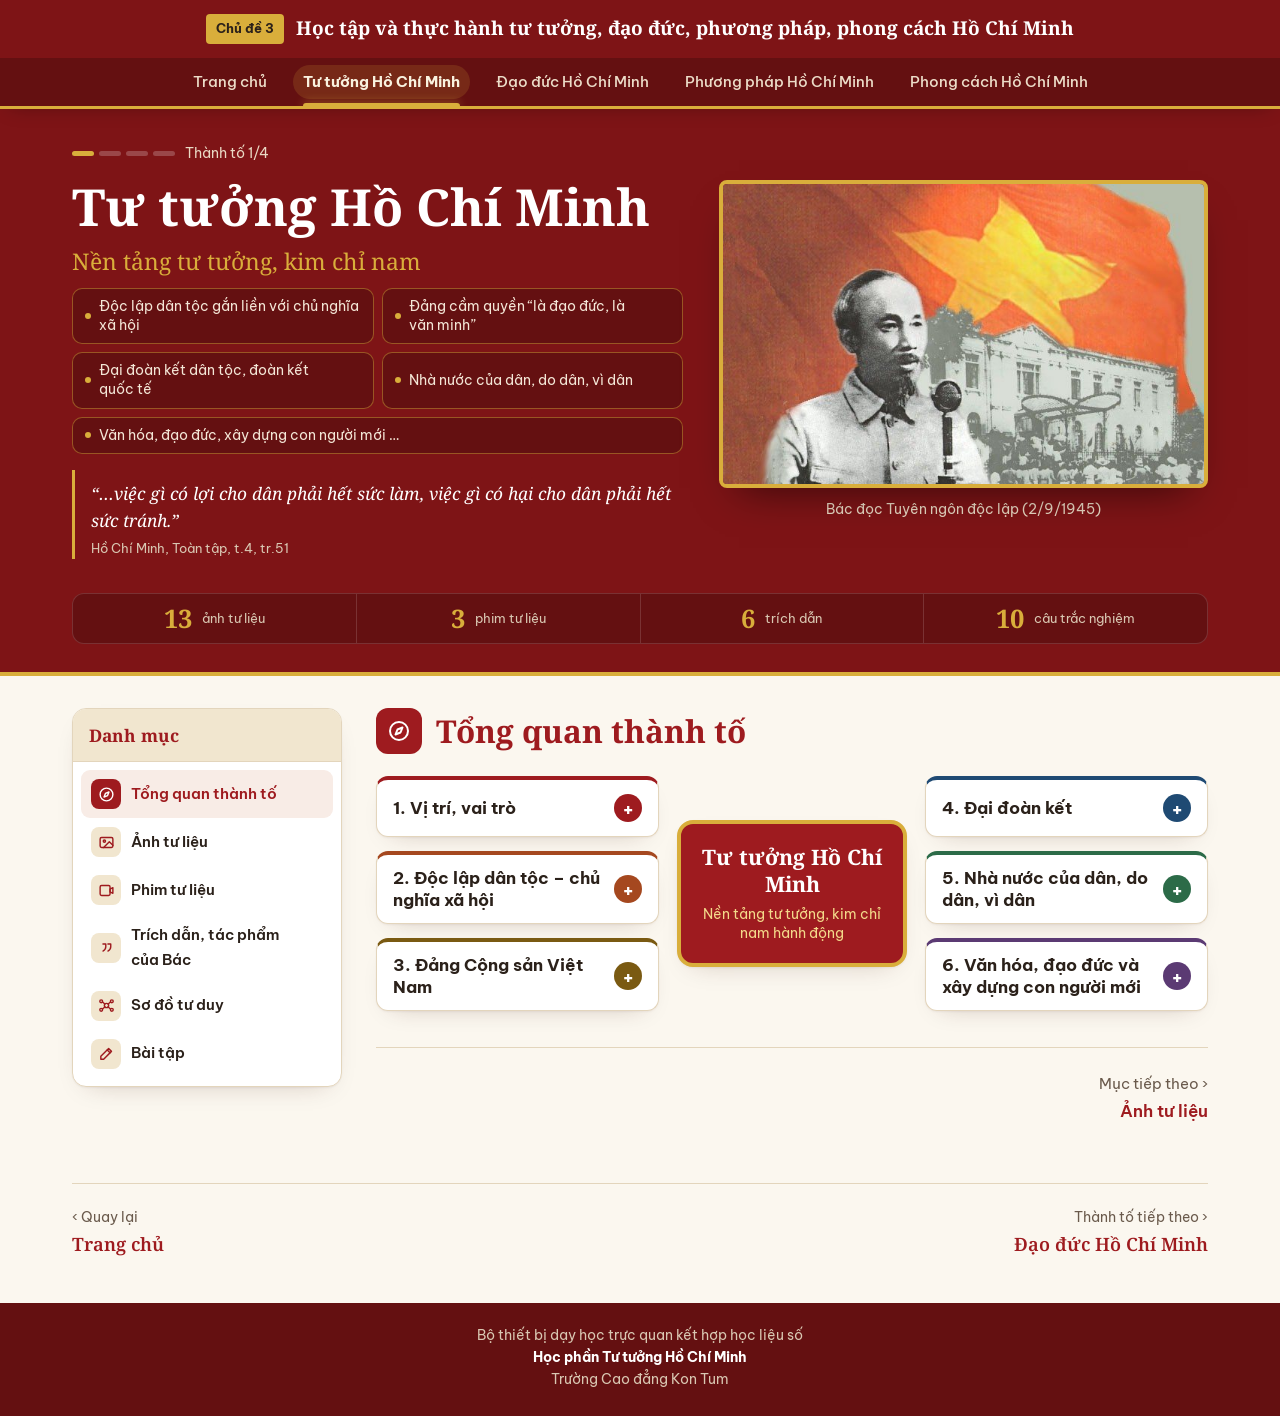
<file: thanh-to-tu-tuong.html>
<!doctype html>
<html lang="vi" class="no-js">
<head>
<meta charset="utf-8">
<meta name="viewport" content="width=device-width, initial-scale=1, viewport-fit=cover">
<title>Tư tưởng Hồ Chí Minh – Chủ đề 3</title>
<meta name="description" content="Nền tảng tư tưởng, kim chỉ nam">
<meta name="theme-color" content="#7e1416">
<link rel="icon" href="data:image/svg+xml,%3Csvg xmlns='http://www.w3.org/2000/svg' viewBox='0 0 32 32'%3E%3Crect width='32' height='32' rx='6' fill='%237e1416'/%3E%3Cpath d='M16 5l3.2 6.6 7.3 1-5.3 5.1 1.3 7.2L16 21.5l-6.5 3.4 1.3-7.2-5.3-5.1 7.3-1z' fill='%23d9ae3b'/%3E%3C/svg%3E">
<link rel="preconnect" href="https://fonts.googleapis.com">
<link rel="preconnect" href="https://fonts.gstatic.com" crossorigin>
<link href="https://fonts.googleapis.com/css2?family=Be+Vietnam+Pro:wght@400;500;600;700&family=Noto+Serif:ital,wght@0,400;0,500;0,600;0,700;1,400;1,500&family=Caveat:wght@500;700&family=IBM+Plex+Mono:wght@400;500&display=swap" rel="stylesheet">
<link rel="stylesheet" href="assets/css/style.css">
<link rel="stylesheet" href="assets/css/cd3.css">
</head>
<body data-slug="tt1" class="">
<a class="vh" href="#main">Bỏ qua, đến nội dung chính</a>
<header class="hdr">
  <div class="wrap top"><a class="logo" href="index.html"><span class="tag">Chủ đề 3</span><span class="t">Học tập và thực hành tư tưởng, đạo đức, phương pháp, phong cách Hồ Chí Minh</span></a></div>
  <nav class="nav" aria-label="Các thành tố"><div class="row"><a href="index.html" >Trang chủ</a><a href="thanh-to-tu-tuong.html" aria-current=page>Tư tưởng Hồ Chí Minh</a><a href="thanh-to-dao-duc.html" >Đạo đức Hồ Chí Minh</a><a href="thanh-to-phuong-phap.html" >Phương pháp Hồ Chí Minh</a><a href="thanh-to-phong-cach.html" >Phong cách Hồ Chí Minh</a><span class="ind" aria-hidden="true"></span></div></nav>
</header>
<main id="main">

<section class="phero" style="--acc:#9e1b1f"><div class="wrap"><div class="grid">
<div><div class="step"><span class="steps"><i class="on"></i><i class=""></i><i class=""></i><i class=""></i></span>Thành tố 1/4</div>
<h1>Tư tưởng Hồ Chí Minh</h1><p class="theme">Nền tảng tư tưởng, kim chỉ nam</p>
<ul class="tchips"><li>Độc lập dân tộc gắn liền với chủ nghĩa xã hội</li><li>Đảng cầm quyền “là đạo đức, là văn minh”</li><li>Đại đoàn kết dân tộc, đoàn kết quốc tế</li><li>Nhà nước của dân, do dân, vì dân</li><li>Văn hóa, đạo đức, xây dựng con người mới …</li></ul>
<blockquote class="hq"><p>“…việc gì có lợi cho dân phải hết sức làm, việc gì có hại cho dân phải hết sức tránh.”</p><footer>Hồ Chí Minh, Toàn tập, t.4, tr.51</footer></blockquote></div>
<figure><div class="frame"><img class="zoomable" src="assets/img/tt1-bia.jpg" alt="Bác đọc Tuyên ngôn độc lập (2/9/1945)"></div><figcaption>Bác đọc Tuyên ngôn độc lập (2/9/1945)</figcaption></figure>
</div>
<div class="facts counts c4"><div><span class="c">13</span><small>ảnh tư liệu</small></div><div><span class="c">3</span><small>phim tư liệu</small></div><div><span class="c">6</span><small>trích dẫn</small></div><div><span class="c">10</span><small>câu trắc nghiệm</small></div></div>
</div></section>
<div class="wrap"><div class="layout">
<aside class="toc" id="toc" aria-label="Danh mục Tư tưởng Hồ Chí Minh"><div class="toc-h"><b>Danh mục</b></div><ol><li><a class="m" href="#tong-quan" data-p="tong-quan"><span class="ic"><svg viewBox="0 0 24 24" fill="none" stroke="currentColor" stroke-width="2" stroke-linecap="round" stroke-linejoin="round" aria-hidden="true"><circle cx="12" cy="12" r="9"/><path d="M15.5 8.5l-2 5-5 2 2-5z"/></svg></span><span>Tổng quan thành tố</span></a></li><li><a class="m" href="#anh-tu-lieu" data-p="anh-tu-lieu"><span class="ic"><svg viewBox="0 0 24 24" fill="none" stroke="currentColor" stroke-width="2" stroke-linecap="round" stroke-linejoin="round" aria-hidden="true"><rect x="3" y="5" width="18" height="14" rx="2"/><circle cx="9" cy="10" r="1.6"/><path d="M21 16l-5-5-8 8"/></svg></span><span>Ảnh tư liệu</span></a><ul><li><a href="#nhom-1">Tìm đường cứu nước – độc lập dân tộc gắn liền với chủ nghĩa xã hội (1911 – 1920)</a></li><li><a href="#nhom-2">Chuẩn bị và thành lập Đảng Cộng sản Việt Nam (1925 – 1930)</a></li><li><a href="#nhom-3">Nhà nước của dân, do dân, vì dân (1945 – 1946)</a></li><li><a href="#nhom-4">Xây dựng chủ nghĩa xã hội – dân là gốc (1958 – 1961)</a></li><li><a href="#nhom-5">Bồi dưỡng thế hệ cách mạng cho đời sau (1965 – 1969)</a></li></ul></li><li><a class="m" href="#phim-tu-lieu" data-p="phim-tu-lieu"><span class="ic"><svg viewBox="0 0 24 24" fill="none" stroke="currentColor" stroke-width="2" stroke-linecap="round" stroke-linejoin="round" aria-hidden="true"><rect x="3" y="5" width="14" height="14" rx="2"/><path d="M17 10l4-2v8l-4-2z"/></svg></span><span>Phim tư liệu</span></a></li><li><a class="m" href="#trich-dan" data-p="trich-dan"><span class="ic"><svg viewBox="0 0 24 24" fill="none" stroke="currentColor" stroke-width="2" stroke-linecap="round" stroke-linejoin="round" aria-hidden="true"><path d="M7 7h4v4c0 3-2 5-4 6M14 7h4v4c0 3-2 5-4 6"/></svg></span><span>Trích dẫn, tác phẩm của Bác</span></a><ul><li><a href="#td1">01. Ham muốn tột bậc của Hồ Chí Minh</a></li><li><a href="#td2">02. Đảng không có lợi ích nào khác ngoài lợi ích của Nhân dân</a></li><li><a href="#td3">03. Việc gì có lợi cho dân phải hết sức làm</a></li><li><a href="#td4">04. Cán bộ phải thiết thực quan tâm đến đời sống Nhân dân</a></li><li><a href="#td5">05. Học tập lý luận để giữ vững lập trường</a></li><li><a href="#td6">06. “Trồng người” – sự nghiệp trăm năm</a></li></ul></li><li><a class="m" href="#so-do-tu-duy" data-p="so-do-tu-duy"><span class="ic"><svg viewBox="0 0 24 24" fill="none" stroke="currentColor" stroke-width="2" stroke-linecap="round" stroke-linejoin="round" aria-hidden="true"><circle cx="12" cy="12" r="3"/><circle cx="4.5" cy="6" r="2"/><circle cx="19.5" cy="6" r="2"/><circle cx="4.5" cy="18" r="2"/><circle cx="19.5" cy="18" r="2"/><path d="M6.3 7l3.4 3M17.7 7l-3.4 3M6.3 17l3.4-3M17.7 17l-3.4-3"/></svg></span><span>Sơ đồ tư duy</span></a></li><li><a class="m" href="#bai-tap" data-p="bai-tap"><span class="ic"><svg viewBox="0 0 24 24" fill="none" stroke="currentColor" stroke-width="2" stroke-linecap="round" stroke-linejoin="round" aria-hidden="true"><path d="M4 20h4L19 9l-4-4L4 16z"/><path d="M13 7l4 4"/></svg></span><span>Bài tập</span></a></li></ol></aside>
<div class="content"><nav class="chips" aria-label="Chọn mục"><a href="#tong-quan" data-p="tong-quan"><span class="ic"><svg viewBox="0 0 24 24" fill="none" stroke="currentColor" stroke-width="2" stroke-linecap="round" stroke-linejoin="round" aria-hidden="true"><circle cx="12" cy="12" r="9"/><path d="M15.5 8.5l-2 5-5 2 2-5z"/></svg></span>Tổng quan thành tố</a><a href="#anh-tu-lieu" data-p="anh-tu-lieu"><span class="ic"><svg viewBox="0 0 24 24" fill="none" stroke="currentColor" stroke-width="2" stroke-linecap="round" stroke-linejoin="round" aria-hidden="true"><rect x="3" y="5" width="18" height="14" rx="2"/><circle cx="9" cy="10" r="1.6"/><path d="M21 16l-5-5-8 8"/></svg></span>Ảnh tư liệu</a><a href="#phim-tu-lieu" data-p="phim-tu-lieu"><span class="ic"><svg viewBox="0 0 24 24" fill="none" stroke="currentColor" stroke-width="2" stroke-linecap="round" stroke-linejoin="round" aria-hidden="true"><rect x="3" y="5" width="14" height="14" rx="2"/><path d="M17 10l4-2v8l-4-2z"/></svg></span>Phim tư liệu</a><a href="#trich-dan" data-p="trich-dan"><span class="ic"><svg viewBox="0 0 24 24" fill="none" stroke="currentColor" stroke-width="2" stroke-linecap="round" stroke-linejoin="round" aria-hidden="true"><path d="M7 7h4v4c0 3-2 5-4 6M14 7h4v4c0 3-2 5-4 6"/></svg></span>Trích dẫn, tác phẩm của Bác</a><a href="#so-do-tu-duy" data-p="so-do-tu-duy"><span class="ic"><svg viewBox="0 0 24 24" fill="none" stroke="currentColor" stroke-width="2" stroke-linecap="round" stroke-linejoin="round" aria-hidden="true"><circle cx="12" cy="12" r="3"/><circle cx="4.5" cy="6" r="2"/><circle cx="19.5" cy="6" r="2"/><circle cx="4.5" cy="18" r="2"/><circle cx="19.5" cy="18" r="2"/><path d="M6.3 7l3.4 3M17.7 7l-3.4 3M6.3 17l3.4-3M17.7 17l-3.4-3"/></svg></span>Sơ đồ tư duy</a><a href="#bai-tap" data-p="bai-tap"><span class="ic"><svg viewBox="0 0 24 24" fill="none" stroke="currentColor" stroke-width="2" stroke-linecap="round" stroke-linejoin="round" aria-hidden="true"><path d="M4 20h4L19 9l-4-4L4 16z"/><path d="M13 7l4 4"/></svg></span>Bài tập</a></nav><section class="panel" id="tong-quan" aria-labelledby="h-tong-quan"><div class="ph2"><span class="ic"><svg viewBox="0 0 24 24" fill="none" stroke="currentColor" stroke-width="2" stroke-linecap="round" stroke-linejoin="round" aria-hidden="true"><circle cx="12" cy="12" r="9"/><path d="M15.5 8.5l-2 5-5 2 2-5z"/></svg></span><div><h2 id="h-tong-quan">Tổng quan thành tố</h2></div></div><div class="mind"><div class="col"><div class="br" style="--c:#9e1b1f" data-reveal><button type="button" aria-expanded="false"><span class="lbl"><b>1. Vị trí, vai trò</b></span><span class="pm" aria-hidden="true">+</span></button><ul><li>Hệ thống quan điểm toàn diện, sâu sắc về cách mạng Việt Nam</li><li>Vận dụng, phát triển sáng tạo chủ nghĩa Mác – Lênin</li><li>Nền tảng định hướng cho đạo đức, phương pháp, phong cách</li></ul></div><div class="br" style="--c:#a5481f" data-reveal><button type="button" aria-expanded="false"><span class="lbl"><b>2. Độc lập dân tộc – chủ nghĩa xã hội</b></span><span class="pm" aria-hidden="true">+</span></button><ul><li>Độc lập dân tộc gắn liền với chủ nghĩa xã hội</li><li>Độc lập phải gắn với tự do, ấm no, hạnh phúc</li><li>“Ham muốn tột bậc”</li></ul></div><div class="br" style="--c:#7a5a12" data-reveal><button type="button" aria-expanded="false"><span class="lbl"><b>3. Đảng Cộng sản Việt Nam</b></span><span class="pm" aria-hidden="true">+</span></button><ul><li>Nhân tố quyết định thắng lợi của cách mạng</li><li>Đảng là đạo đức, là văn minh</li><li>Không có lợi ích nào khác ngoài lợi ích Nhân dân</li></ul></div></div><div class="core"><b>Tư tưởng Hồ Chí Minh</b><small>Nền tảng tư tưởng, kim chỉ nam hành động</small></div><div class="col"><div class="br" style="--c:#1f4a73" data-reveal><button type="button" aria-expanded="false"><span class="lbl"><b>4. Đại đoàn kết</b></span><span class="pm" aria-hidden="true">+</span></button><ul><li>Đại đoàn kết toàn dân tộc là chiến lược</li><li>Kết hợp sức mạnh dân tộc với sức mạnh thời đại</li><li>Đoàn kết quốc tế</li></ul></div><div class="br" style="--c:#2c6b48" data-reveal><button type="button" aria-expanded="false"><span class="lbl"><b>5. Nhà nước của dân, do dân, vì dân</b></span><span class="pm" aria-hidden="true">+</span></button><ul><li>Dân là gốc; dân chủ là giá trị cốt lõi</li><li>“Việc gì có lợi cho dân…”</li><li>Cán bộ là công bộc của dân</li></ul></div><div class="br" style="--c:#5b3a73" data-reveal><button type="button" aria-expanded="false"><span class="lbl"><b>6. Văn hóa, đạo đức và xây dựng con người mới</b></span><span class="pm" aria-hidden="true">+</span></button><ul><li>Văn hóa soi đường cho quốc dân đi</li><li>Đạo đức là gốc của người cách mạng</li><li>Chiến lược “trồng người” – con người vừa là mục tiêu, vừa là động lực</li></ul></div></div></div>
<div class="pnav"><button type="button" class="nx" data-go="anh-tu-lieu">Mục tiếp theo ›<b>Ảnh tư liệu</b></button></div></section><section class="panel" id="anh-tu-lieu" aria-labelledby="h-anh-tu-lieu"><div class="ph2"><span class="ic"><svg viewBox="0 0 24 24" fill="none" stroke="currentColor" stroke-width="2" stroke-linecap="round" stroke-linejoin="round" aria-hidden="true"><rect x="3" y="5" width="18" height="14" rx="2"/><circle cx="9" cy="10" r="1.6"/><path d="M21 16l-5-5-8 8"/></svg></span><div><h2 id="h-anh-tu-lieu">Ảnh tư liệu</h2></div></div><div class="album"><div class="group"><div class="ghead" id="nhom-1"><span class="num">1</span><h3>Tìm đường cứu nước – độc lập dân tộc gắn liền với chủ nghĩa xã hội (1911 – 1920)</h3></div><div class="grid2"><figure id="anh-01" data-reveal><img src="assets/img/tt1/anh-01.jpg" alt="Bến cảng Nhà Rồng – nơi Nguyễn Tất Thành ra đi tìm đường cứu nước (5/6/1911)" loading="lazy"><figcaption><b>Bến cảng Nhà Rồng – nơi Nguyễn Tất Thành ra đi tìm đường cứu nước (5/6/1911)</b>Người thanh niên Nguyễn Tất Thành làm phụ bếp trên tàu Đô đốc Latouche-Tréville, sang phương Tây tìm đường cứu nước.</figcaption></figure><figure id="anh-02" data-reveal><img src="assets/img/tt1/anh-02.jpg" alt="Bản Yêu sách của nhân dân An Nam (18/6/1919)" loading="lazy"><figcaption><b>Bản Yêu sách của nhân dân An Nam (18/6/1919)</b>Bản yêu sách 8 điểm ký tên Nguyễn Ái Quốc gửi tới Hội nghị Véc-xây, đòi các quyền tự do, dân chủ, bình đẳng cho nhân dân Việt Nam.</figcaption></figure><figure id="anh-03" data-reveal><img src="assets/img/tt1/anh-03.jpg" alt="Nguyễn Ái Quốc tham luận tại Đại hội Tua (12/1920)" loading="lazy"><figcaption><b>Nguyễn Ái Quốc tham luận tại Đại hội Tua (12/1920)</b>Người biểu quyết tán thành Quốc tế III, tham gia sáng lập Đảng Cộng sản Pháp – từ người yêu nước trở thành người cộng sản.</figcaption></figure></div></div><div class="group"><div class="ghead" id="nhom-2"><span class="num">2</span><h3>Chuẩn bị và thành lập Đảng Cộng sản Việt Nam (1925 – 1930)</h3></div><div class="grid2"><figure id="anh-04" data-reveal><img src="assets/img/tt1/anh-04.jpg" alt="Ngôi nhà số 13/1 đường Văn Minh, Quảng Châu" loading="lazy"><figcaption><b>Ngôi nhà số 13/1 đường Văn Minh, Quảng Châu</b>Trụ sở Hội Việt Nam Cách mạng Thanh niên (1925) – tổ chức chuẩn bị trực tiếp về tư tưởng, chính trị, tổ chức cho sự ra đời của Đảng.</figcaption></figure><figure id="anh-05" data-reveal><img src="assets/img/tt1/anh-05.jpg" alt="Hội nghị thành lập Đảng (2/1930)" loading="lazy"><figcaption><b>Hội nghị thành lập Đảng (2/1930)</b>Hội nghị họp tại Cửu Long (Hương Cảng, Trung Quốc) do Nguyễn Ái Quốc chủ trì (tranh minh họa).</figcaption></figure></div></div><div class="group"><div class="ghead" id="nhom-3"><span class="num">3</span><h3>Nhà nước của dân, do dân, vì dân (1945 – 1946)</h3></div><div class="grid2"><figure id="anh-06" data-reveal><img src="assets/img/tt1/anh-06.jpg" alt="Bản Tuyên ngôn độc lập (2/9/1945)" loading="lazy"><figcaption><b>Bản Tuyên ngôn độc lập (2/9/1945)</b>Văn kiện khai sinh nước Việt Nam Dân chủ Cộng hòa, khẳng định quyền độc lập, tự do của dân tộc.</figcaption></figure><figure id="anh-07" data-reveal><img src="assets/img/tt1/anh-07.jpg" alt="Phong trào hũ gạo cứu đói (1945)" loading="lazy"><figcaption><b>Phong trào hũ gạo cứu đói (1945)</b>Hưởng ứng bài “Sẻ cơm nhường áo” của Hồ Chủ tịch đăng trên báo Cứu quốc số 53 ngày 28/9/1945, nhân dân cả nước nhường cơm sẻ áo cứu đói.</figcaption></figure><figure id="anh-08" data-reveal><img src="assets/img/tt1/anh-08.jpg" alt="Bác Hồ thăm lớp bổ túc văn hóa Lương Yên" loading="lazy"><figcaption><b>Bác Hồ thăm lớp bổ túc văn hóa Lương Yên</b>Chủ tịch Hồ Chí Minh thăm, động viên học viên lớp bổ túc văn hóa. Phong trào diệt “giặc dốt” đạt kết quả to lớn: năm 1946 có 2,5 triệu người thoát nạn mù chữ; đến năm 1952 có 10 triệu người, chiến dịch xóa nạn mù chữ cơ bản hoàn thành.</figcaption></figure><figure id="anh-09" data-reveal><img src="assets/img/tt1/anh-09.jpg" alt="Bút tích Lời kêu gọi toàn quốc kháng chiến (19/12/1946)" loading="lazy"><figcaption><b>Bút tích Lời kêu gọi toàn quốc kháng chiến (19/12/1946)</b>Thủ bút của Chủ tịch Hồ Chí Minh kêu gọi toàn dân đứng lên bảo vệ nền độc lập, thể hiện quyết tâm thà hy sinh tất cả chứ nhất định không chịu mất nước.</figcaption></figure></div></div><div class="group"><div class="ghead" id="nhom-4"><span class="num">4</span><h3>Xây dựng chủ nghĩa xã hội – dân là gốc (1958 – 1961)</h3></div><div class="grid2"><figure id="anh-10" data-reveal><img src="assets/img/tt1/anh-10.jpg" alt="Bác Hồ thăm nông dân xã Ái Quốc, tỉnh Hải Hưng (1958)" loading="lazy"><figcaption><b>Bác Hồ thăm nông dân xã Ái Quốc, tỉnh Hải Hưng (1958)</b>Bác xuống tận đồng ruộng, hỏi han việc sản xuất, đời sống của bà con nông dân (tư liệu gốc ghi năm “1858”, là lỗi đánh máy).</figcaption></figure><figure id="anh-11" data-reveal><img src="assets/img/tt1/anh-11.jpg" alt="Đại hội đại biểu toàn quốc lần thứ III của Đảng (9/1960)" loading="lazy"><figcaption><b>Đại hội đại biểu toàn quốc lần thứ III của Đảng (9/1960)</b>Đại hội đề ra đường lối cách mạng hai miền: xây dựng chủ nghĩa xã hội ở miền Bắc, đấu tranh giải phóng miền Nam.</figcaption></figure><figure id="anh-12" data-reveal><img src="assets/img/tt1/anh-12.jpg" alt="Bà con Pác Bó gặp lại Chủ tịch Hồ Chí Minh (20/2/1961)" loading="lazy"><figcaption><b>Bà con Pác Bó gặp lại Chủ tịch Hồ Chí Minh (20/2/1961)</b>Bà con Pác Bó, Cao Bằng vô cùng xúc động khi gặp lại Bác sau 20 năm xa cách.</figcaption></figure></div></div><div class="group"><div class="ghead" id="nhom-5"><span class="num">5</span><h3>Bồi dưỡng thế hệ cách mạng cho đời sau (1965 – 1969)</h3></div><div class="grid2"><figure id="anh-13" data-reveal><img src="assets/img/tt1/anh-13.jpg" alt="Bản Di chúc của Chủ tịch Hồ Chí Minh" loading="lazy"><figcaption><b>Bản Di chúc của Chủ tịch Hồ Chí Minh</b>Từ năm 1965 đến năm 1969, Người viết và bổ sung Di chúc – văn kiện kết tinh tư tưởng, đạo đức, tình cảm của Người. Bên trái: chân dung và bút tích Di chúc (ảnh ghép); bên phải: sách “Di chúc của Chủ tịch Hồ Chí Minh”.</figcaption></figure></div></div></div>
<div class="pnav"><button type="button" class="" data-go="tong-quan">‹ Mục trước<b>Tổng quan thành tố</b></button><button type="button" class="nx" data-go="phim-tu-lieu">Mục tiếp theo ›<b>Phim tư liệu</b></button></div></section><section class="panel" id="phim-tu-lieu" aria-labelledby="h-phim-tu-lieu"><div class="ph2"><span class="ic"><svg viewBox="0 0 24 24" fill="none" stroke="currentColor" stroke-width="2" stroke-linecap="round" stroke-linejoin="round" aria-hidden="true"><rect x="3" y="5" width="14" height="14" rx="2"/><path d="M17 10l4-2v8l-4-2z"/></svg></span><div><h2 id="h-phim-tu-lieu">Phim tư liệu</h2></div></div><div class="films" data-n="1"><div class="film"><div class="play" aria-hidden="true"></div><b>Phim tư liệu đang được cập nhật</b></div></div>
<div class="pnav"><button type="button" class="" data-go="anh-tu-lieu">‹ Mục trước<b>Ảnh tư liệu</b></button><button type="button" class="nx" data-go="trich-dan">Mục tiếp theo ›<b>Trích dẫn, tác phẩm của Bác</b></button></div></section><section class="panel" id="trich-dan" aria-labelledby="h-trich-dan"><div class="ph2"><span class="ic"><svg viewBox="0 0 24 24" fill="none" stroke="currentColor" stroke-width="2" stroke-linecap="round" stroke-linejoin="round" aria-hidden="true"><path d="M7 7h4v4c0 3-2 5-4 6M14 7h4v4c0 3-2 5-4 6"/></svg></span><div><h2 id="h-trich-dan">Trích dẫn, tác phẩm của Bác</h2></div></div><div class="qview" role="tablist" aria-label="Cách trình bày"><button type="button" role="tab" data-v="board" aria-selected="true">Bảng ghim</button><button type="button" role="tab" data-v="list" aria-selected="false">Danh sách</button></div>
<div class="cboard" data-n="1"><script type="application/json" class="cbdata">{"period": "Tư tưởng Hồ Chí Minh", "qpics": {"td1": {"src": "assets/img/tt1/anh-01.jpg", "cap": "Bến cảng Nhà Rồng – nơi Nguyễn Tất Thành ra đi tìm đường cứu nước (5/6/1911)"}, "td2": {"src": "assets/img/tt1/anh-05.jpg", "cap": "Hội nghị thành lập Đảng (2/1930)"}, "td3": {"src": "assets/img/tt1/anh-12.jpg", "cap": "Bà con Pác Bó gặp lại Chủ tịch Hồ Chí Minh (20/2/1961)"}}, "grid": null, "order": [], "items": [{"no": "01", "id": "td1", "title": "Ham muốn tột bậc của Hồ Chí Minh", "ctx": "Độc lập dân tộc phải gắn liền với tự do, ấm no, hạnh phúc của nhân dân – cốt lõi của tư tưởng độc lập dân tộc gắn liền với chủ nghĩa xã hội (Giáo trình, Chương 2, 3).", "quote": "Tôi chỉ có một sự ham muốn, ham muốn tột bậc, là làm sao cho nước ta được hoàn toàn độc lập, dân ta được hoàn toàn tự do, đồng bào ai cũng có cơm ăn áo mặc, ai cũng được học hành.", "who": "Trả lời các nhà báo nước ngoài", "when": "1/1946", "src": "Hồ Chí Minh, Trả lời các nhà báo nước ngoài, tháng 1/1946. Hồ Chí Minh Toàn tập, t.4, tr.187.", "kicker": ""}, {"no": "02", "id": "td2", "title": "Đảng không có lợi ích nào khác ngoài lợi ích của Nhân dân", "ctx": "Bản chất, mục đích của Đảng cầm quyền: Đảng là đạo đức, là văn minh, vì dân phục vụ (Giáo trình, Chương 4).", "quote": "Đảng ta, Chính phủ ta ngoài lợi ích của Nhân dân, không có lợi ích nào khác, nên cán bộ, đảng viên trong và ngoài Đảng phải một lòng, một dạ phục vụ Nhân dân, phục vụ giai cấp.", "who": "Hồ Chí Minh", "when": "", "src": "Hồ Chí Minh: Toàn tập, Nxb Chính trị quốc gia Sự thật, H., 2021, t.10, tr.618.", "kicker": ""}, {"no": "03", "id": "td3", "title": "Việc gì có lợi cho dân phải hết sức làm", "ctx": "Nhà nước của dân, do dân, vì dân; dân là gốc; mọi chủ trương, việc làm phải xuất phát từ lợi ích của nhân dân (Giáo trình, Chương 6).", "quote": "Việc gì có lợi cho Nhân dân, ta phải hết sức làm. Việc gì có hại đến dân ta phải hết sức tránh.", "who": "Hồ Chí Minh", "when": "1945", "src": "Hồ Chí Minh Toàn tập, t.4, tr.65.", "kicker": ""}, {"no": "04", "id": "td4", "title": "Cán bộ phải thiết thực quan tâm đến đời sống Nhân dân", "ctx": "Xây dựng đội ngũ cán bộ của Nhà nước vừa có đức, vừa có tài, gắn bó với nhân dân (Giáo trình, Chương 6).", "quote": "Cán bộ phải ra sức học tập văn hóa và chính trị, phải gương mẫu trong công tác và sản xuất, phải thiết thực quan tâm đến đời sống của Nhân dân.", "who": "Hồ Chí Minh", "when": "", "src": "Hồ Chí Minh: Toàn tập, Nxb Chính trị quốc gia Sự thật, H., 2021, t.10, tr.413.", "kicker": ""}, {"no": "05", "id": "td5", "title": "Học tập lý luận để giữ vững lập trường", "ctx": "Tư tưởng Hồ Chí Minh là sự vận dụng, phát triển sáng tạo chủ nghĩa Mác - Lênin; học tập lý luận là nền tảng định hướng cho đạo đức, phương pháp, phong cách (chuyên đề toàn khóa Đại hội XIV).", "quote": "Có học tập lý luận Mác - Lênin mới củng cố được đạo đức cách mạng, giữ vững lập trường, nâng cao sự hiểu biết và trình độ chính trị, mới làm được tốt công tác Đảng giao phó cho mình.", "who": "Hồ Chí Minh", "when": "", "src": "Hồ Chí Minh Toàn tập, t.11, tr.611.", "kicker": ""}, {"no": "06", "id": "td6", "title": "“Trồng người” – sự nghiệp trăm năm", "ctx": "Con người vừa là mục tiêu, vừa là động lực của cách mạng; xây dựng con người mới là chiến lược lâu dài (Giáo trình, Chương 7, mục 3.2.2).", "quote": "Vì lợi ích mười năm thì phải trồng cây, vì lợi ích trăm năm thì phải trồng người.", "who": "Nói chuyện tại lớp học chính trị của giáo viên", "when": "13/9/1958", "src": "Hồ Chí Minh, nói chuyện tại lớp học chính trị của giáo viên cấp II, cấp III toàn miền Bắc, ngày 13/9/1958. Hồ Chí Minh Toàn tập, t.11, tr.528.", "kicker": ""}], "links": [{"a": "flow", "b": "td1", "why": "", "kind": "chain"}, {"a": "td1", "b": "td2", "why": "", "kind": "chain"}, {"a": "td2", "b": "td3", "why": "", "kind": "chain"}, {"a": "td3", "b": "td4", "why": "", "kind": "chain"}, {"a": "td4", "b": "td5", "why": "", "kind": "chain"}, {"a": "td5", "b": "td6", "why": "", "kind": "chain"}], "flow": ["Mục tiêu độc lập, tự do, hạnh phúc", "Đảng vì dân", "Nhà nước, cán bộ vì dân", "Nền tảng lý luận", "Chiến lược “trồng người”"]}</script>
<div class="cb-top"><span class="cb-plate">Trích dẫn · Tư tưởng Hồ Chí Minh</span><div class="cb-ctrl"><div class="cb-tools" role="toolbar" aria-label="Phóng to, thu nhỏ bảng"><button type="button" class="bz-o" aria-label="Thu nhỏ">−</button><button type="button" class="bz-r" aria-label="Vừa khung">100%</button><button type="button" class="bz-i" aria-label="Phóng to">+</button></div><button type="button" class="cb-fs" aria-label="Toàn màn hình">⤢ Toàn màn hình</button></div></div>
<div class="cb-wrap"><div class="cb-scroll"><div class="cb-canvas"></div></div></div>
<div class="cb-foot">Bấm vào trích dẫn hoặc ảnh để phóng to</div>
<div class="cb-zoom" hidden><div class="cb-zbox"></div></div></div><div class="qlist" hidden><div class="flowbar" data-reveal><div class="fb-h"><small>Mạch trích dẫn</small><b>Sáu trích dẫn đi theo mạch</b></div><div class="fb-s"><small>01</small><span>Mục tiêu độc lập, tự do, hạnh phúc</span></div><div class="fb-s"><small>02</small><span>Đảng vì dân</span></div><div class="fb-s"><small>03</small><span>Nhà nước, cán bộ vì dân</span></div><div class="fb-s"><small>04</small><span>Nền tảng lý luận</span></div><div class="fb-s"><small>05</small><span>Chiến lược “trồng người”</span></div></div><article class="tq" id="td1" data-reveal><div class="tq-h"><span class="tq-n">01</span><span class="tq-d">1/1946</span></div>
<h3 class="tq-t">Ham muốn tột bậc của Hồ Chí Minh</h3><p class="tq-i">Độc lập dân tộc phải gắn liền với tự do, ấm no, hạnh phúc của nhân dân – cốt lõi của tư tưởng độc lập dân tộc gắn liền với chủ nghĩa xã hội (Giáo trình, Chương 2, 3).</p>
<div class="tq-card"><span class="tq-mark" aria-hidden="true">“</span><blockquote>Tôi chỉ có một sự ham muốn, ham muốn tột bậc, là làm sao cho nước ta được hoàn toàn độc lập, dân ta được hoàn toàn tự do, đồng bào ai cũng có cơm ăn áo mặc, ai cũng được học hành.</blockquote><footer><div class="tq-who"><b>Trả lời các nhà báo nước ngoài</b></div><cite>Hồ Chí Minh, Trả lời các nhà báo nước ngoài, tháng 1/1946. Hồ Chí Minh Toàn tập, t.4, tr.187.</cite></footer></div></article><article class="tq" id="td2" data-reveal><div class="tq-h"><span class="tq-n">02</span></div>
<h3 class="tq-t">Đảng không có lợi ích nào khác ngoài lợi ích của Nhân dân</h3><p class="tq-i">Bản chất, mục đích của Đảng cầm quyền: Đảng là đạo đức, là văn minh, vì dân phục vụ (Giáo trình, Chương 4).</p>
<div class="tq-card"><span class="tq-mark" aria-hidden="true">“</span><blockquote>Đảng ta, Chính phủ ta ngoài lợi ích của Nhân dân, không có lợi ích nào khác, nên cán bộ, đảng viên trong và ngoài Đảng phải một lòng, một dạ phục vụ Nhân dân, phục vụ giai cấp.</blockquote><footer><div class="tq-who"><b>Hồ Chí Minh</b></div><cite>Hồ Chí Minh: Toàn tập, Nxb Chính trị quốc gia Sự thật, H., 2021, t.10, tr.618.</cite></footer></div></article><article class="tq" id="td3" data-reveal><div class="tq-h"><span class="tq-n">03</span><span class="tq-d">1945</span></div>
<h3 class="tq-t">Việc gì có lợi cho dân phải hết sức làm</h3><p class="tq-i">Nhà nước của dân, do dân, vì dân; dân là gốc; mọi chủ trương, việc làm phải xuất phát từ lợi ích của nhân dân (Giáo trình, Chương 6).</p>
<div class="tq-card"><span class="tq-mark" aria-hidden="true">“</span><blockquote>Việc gì có lợi cho Nhân dân, ta phải hết sức làm. Việc gì có hại đến dân ta phải hết sức tránh.</blockquote><footer><div class="tq-who"><b>Hồ Chí Minh</b></div><cite>Hồ Chí Minh Toàn tập, t.4, tr.65.</cite></footer></div></article><article class="tq" id="td4" data-reveal><div class="tq-h"><span class="tq-n">04</span></div>
<h3 class="tq-t">Cán bộ phải thiết thực quan tâm đến đời sống Nhân dân</h3><p class="tq-i">Xây dựng đội ngũ cán bộ của Nhà nước vừa có đức, vừa có tài, gắn bó với nhân dân (Giáo trình, Chương 6).</p>
<div class="tq-card"><span class="tq-mark" aria-hidden="true">“</span><blockquote>Cán bộ phải ra sức học tập văn hóa và chính trị, phải gương mẫu trong công tác và sản xuất, phải thiết thực quan tâm đến đời sống của Nhân dân.</blockquote><footer><div class="tq-who"><b>Hồ Chí Minh</b></div><cite>Hồ Chí Minh: Toàn tập, Nxb Chính trị quốc gia Sự thật, H., 2021, t.10, tr.413.</cite></footer></div></article><article class="tq" id="td5" data-reveal><div class="tq-h"><span class="tq-n">05</span></div>
<h3 class="tq-t">Học tập lý luận để giữ vững lập trường</h3><p class="tq-i">Tư tưởng Hồ Chí Minh là sự vận dụng, phát triển sáng tạo chủ nghĩa Mác - Lênin; học tập lý luận là nền tảng định hướng cho đạo đức, phương pháp, phong cách (chuyên đề toàn khóa Đại hội XIV).</p>
<div class="tq-card"><span class="tq-mark" aria-hidden="true">“</span><blockquote>Có học tập lý luận Mác - Lênin mới củng cố được đạo đức cách mạng, giữ vững lập trường, nâng cao sự hiểu biết và trình độ chính trị, mới làm được tốt công tác Đảng giao phó cho mình.</blockquote><footer><div class="tq-who"><b>Hồ Chí Minh</b></div><cite>Hồ Chí Minh Toàn tập, t.11, tr.611.</cite></footer></div></article><article class="tq" id="td6" data-reveal><div class="tq-h"><span class="tq-n">06</span><span class="tq-d">13/9/1958</span></div>
<h3 class="tq-t">“Trồng người” – sự nghiệp trăm năm</h3><p class="tq-i">Con người vừa là mục tiêu, vừa là động lực của cách mạng; xây dựng con người mới là chiến lược lâu dài (Giáo trình, Chương 7, mục 3.2.2).</p>
<div class="tq-card"><span class="tq-mark" aria-hidden="true">“</span><blockquote>Vì lợi ích mười năm thì phải trồng cây, vì lợi ích trăm năm thì phải trồng người.</blockquote><footer><div class="tq-who"><b>Nói chuyện tại lớp học chính trị của giáo viên</b></div><cite>Hồ Chí Minh, nói chuyện tại lớp học chính trị của giáo viên cấp II, cấp III toàn miền Bắc, ngày 13/9/1958. Hồ Chí Minh Toàn tập, t.11, tr.528.</cite></footer></div></article></div>
<div class="pnav"><button type="button" class="" data-go="phim-tu-lieu">‹ Mục trước<b>Phim tư liệu</b></button><button type="button" class="nx" data-go="so-do-tu-duy">Mục tiếp theo ›<b>Sơ đồ tư duy</b></button></div></section><section class="panel" id="so-do-tu-duy" aria-labelledby="h-so-do-tu-duy"><div class="ph2"><span class="ic"><svg viewBox="0 0 24 24" fill="none" stroke="currentColor" stroke-width="2" stroke-linecap="round" stroke-linejoin="round" aria-hidden="true"><circle cx="12" cy="12" r="3"/><circle cx="4.5" cy="6" r="2"/><circle cx="19.5" cy="6" r="2"/><circle cx="4.5" cy="18" r="2"/><circle cx="19.5" cy="18" r="2"/><path d="M6.3 7l3.4 3M17.7 7l-3.4 3M6.3 17l3.4-3M17.7 17l-3.4-3"/></svg></span><div><h2 id="h-so-do-tu-duy">Sơ đồ tư duy</h2></div></div><div class="viewer"><div class="bar"><span class="ttl">Sơ đồ tư duy Tư tưởng Hồ Chí Minh</span>
<button type="button" class="zout" aria-label="Thu nhỏ">−</button><span class="zv" style="min-width:44px;text-align:center;font-size:.82rem">100%</span><button type="button" class="zin" aria-label="Phóng to">+</button>
<button type="button" class="fs">Toàn màn hình</button><a href="assets/tai-lieu/so-do-tu-tuong.pdf" download>Tải PDF</a></div>
<div class="stage"><img src="assets/sodo/so-do-tu-tuong.jpg" alt="Sơ đồ tư duy Tư tưởng Hồ Chí Minh" draggable="false"></div></div>
<div class="pnav"><button type="button" class="" data-go="trich-dan">‹ Mục trước<b>Trích dẫn, tác phẩm của Bác</b></button><button type="button" class="nx" data-go="bai-tap">Mục tiếp theo ›<b>Bài tập</b></button></div></section><section class="panel" id="bai-tap" aria-labelledby="h-bai-tap"><div class="ph2"><span class="ic"><svg viewBox="0 0 24 24" fill="none" stroke="currentColor" stroke-width="2" stroke-linecap="round" stroke-linejoin="round" aria-hidden="true"><path d="M4 20h4L19 9l-4-4L4 16z"/><path d="M13 7l4 4"/></svg></span><div><h2 id="h-bai-tap">Bài tập</h2></div></div><h3 class="bt-h">Câu hỏi trắc nghiệm</h3><div class="quiz" data-set="tk1"></div><h3 class="bt-h" style="margin-top:34px">Gợi ý khai thác</h3><ul class="bt-tips"><li data-reveal><b>Quan sát – liên hệ:</b> chọn một ảnh, nêu tư tưởng Hồ Chí Minh mà ảnh minh họa và một biểu hiện của tư tưởng đó trong đời sống hôm nay.</li><li data-reveal><b>Thảo luận nhóm:</b> từ ảnh “Phong trào hũ gạo cứu đói”, đề xuất một hoạt động thiện nguyện của lớp thể hiện tinh thần “vì dân”.</li><li data-reveal><b>Sưu tầm:</b> tìm thêm một ảnh tư liệu minh họa tư tưởng đại đoàn kết, ghi chú thích có nguồn.</li></ul>
<div class="pnav"><button type="button" class="" data-go="so-do-tu-duy">‹ Mục trước<b>Sơ đồ tư duy</b></button></div></section></div>
</div><nav class="pp" aria-label="Chuyển thành tố"><a class="prv" href="index.html">‹ Quay lại<b>Trang chủ</b></a><a class="nxt" href="thanh-to-dao-duc.html">Thành tố tiếp theo ›<b>Đạo đức Hồ Chí Minh</b></a></nav></div>
<div class="sheet-bg"></div>
<button class="fab" type="button" aria-controls="toc" aria-expanded="false"><svg viewBox="0 0 24 24" fill="none" stroke="currentColor" stroke-width="2.2" stroke-linecap="round"><path d="M4 7h16M4 12h16M4 17h16"/></svg>Danh mục</button>
</main>
<footer class="foot"><div class="wrap">Bộ thiết bị dạy học trực quan kết hợp học liệu số<br><b>Học phần Tư tưởng Hồ Chí Minh</b><br>Trường Cao đẳng Kon Tum</div></footer>
<button class="totop" type="button" aria-label="Lên đầu trang">↑</button>
<div class="lb" id="lb" role="dialog" aria-modal="true" aria-label="Xem ảnh lớn"><button class="x" type="button" aria-label="Đóng">✕</button><button class="pv" type="button" aria-label="Ảnh trước">‹</button><div class="lbstage"><img alt=""></div><p></p><span class="cnt"></span><span class="lbhint">Bấm vào ảnh để phóng to / thu nhỏ</span><button class="nx" type="button" aria-label="Ảnh sau">›</button></div>
<script src="assets/js/data.js"></script>
<script src="assets/js/app.js"></script>
</body>
</html>
</file>
<file: assets/css/style.css>
/* Chủ đề 1 – Hành trình hình thành và phát triển tư tưởng Hồ Chí Minh
   Bảng màu theo trang chính A3 Chủ đề 1 */
:root{
  --band:#7a1418; --band-deep:#5e0f13; --red:#9e1b1f; --gold:#d9ae3b; --gold-soft:#f1e3c6;
  --paper:#fbf7ef; --paper-2:#f3ebd9; --sea:#dce8ec; --white:#fff;
  --ink:#2b211a; --muted:#6a5a4c; --line:#e3d5bc; --tint:#f8ece6;
  --ok:#1e6b3a; --okbg:#e6f3ea; --bad:#9e1b1f; --badbg:#fbeaea;
  --shadow:0 1px 2px rgba(60,20,10,.05),0 10px 26px -16px rgba(60,20,10,.28);
  --serif:'Noto Serif',Georgia,'Times New Roman',serif;
  --sans:'Be Vietnam Pro','Segoe UI',Roboto,Arial,sans-serif;
  --hh:108px;
}
*{box-sizing:border-box}
html{font-size:17px;scroll-behavior:smooth;scroll-padding-top:calc(var(--hh) + 14px);-webkit-text-size-adjust:100%}
@media (max-width:640px){html{font-size:16px}}
body{margin:0;background:var(--paper);color:var(--ink);font-family:var(--sans);line-height:1.62;-webkit-font-smoothing:antialiased;padding-bottom:env(safe-area-inset-bottom,0px)}
h1,h2,h3,h4{text-wrap:balance}
p,li,figcaption,blockquote{text-wrap:pretty}
img{max-width:100%;display:block}
a{color:var(--red)}
button{font:inherit;color:inherit}
:focus-visible{outline:3px solid var(--gold);outline-offset:2px;border-radius:4px}
.wrap{max-width:1180px;margin:0 auto;padding:0 22px}
@media (max-width:640px){.wrap{padding:0 16px}}
.vh{position:absolute!important;width:1px;height:1px;overflow:hidden;clip:rect(0 0 0 0);white-space:nowrap}
.nw{white-space:nowrap}
@media (prefers-reduced-motion:reduce){*,*::before,*::after{animation:none!important;transition:none!important}html{scroll-behavior:auto}}

/* ========== HEADER (luôn hiện) ========== */
.hdr{position:sticky;top:0;z-index:50;background:var(--band);color:#fff;padding-top:env(safe-area-inset-top,0px);box-shadow:0 3px 0 var(--gold),0 8px 20px -10px rgba(0,0,0,.4)}
.hdr .top{display:flex;align-items:center;justify-content:center;gap:12px;min-height:58px;transition:min-height .3s ease}
.hdr.compact .top{min-height:44px}
body.home .hdr .top{max-height:0;min-height:0;opacity:0;overflow:hidden;transform:translateY(-8px);transition:max-height .4s ease,min-height .4s ease,opacity .3s ease,transform .4s ease}
body.home .hdr.show-top .top{max-height:80px;min-height:44px;opacity:1;transform:none}
.logo{display:flex;align-items:center;gap:12px;color:#fff;text-decoration:none;min-width:0}
.tag{display:inline-block;background:var(--gold);color:#2b211a;font-weight:700;font-size:.78rem;padding:4px 10px;border-radius:4px;white-space:nowrap}
.logo .t{font-family:var(--serif);font-weight:700;font-size:1.12rem;line-height:1.25;text-wrap:balance;transition:font-size .3s}
.hdr.compact .logo .t{font-size:1rem}
.nav{background:var(--band-deep);position:relative}
.nav .row{display:flex;justify-content:center;gap:4px;position:relative;max-width:1240px;margin:0 auto;padding:0 12px;overflow-x:auto;scrollbar-width:none;scroll-behavior:smooth}
.nav .row::-webkit-scrollbar{display:none}
.nav a{position:relative;flex:0 0 auto;color:#ecdcc8;text-decoration:none;font-size:.86rem;font-weight:500;padding:12px 16px;white-space:nowrap;transition:color .25s}
.nav a:hover{color:#fff}
.nav a[aria-current="page"]{color:#fff;font-weight:700}
.nav a::before{content:"";position:absolute;inset:7px 6px;border-radius:999px;background:rgba(217,174,59,0);transition:background .3s}
.nav a:hover::before{background:rgba(255,255,255,.06)}
.nav a[aria-current="page"]::before{background:rgba(217,174,59,.16)}
.nav .ind{position:absolute;bottom:0;height:3px;border-radius:3px 3px 0 0;background:var(--gold);box-shadow:0 0 10px rgba(217,174,59,.8);transition:left .35s cubic-bezier(.4,.2,.2,1),width .35s cubic-bezier(.4,.2,.2,1);pointer-events:none}
@media (max-width:900px){
  .hdr .top{justify-content:flex-start;min-height:50px}
  .hdr.compact .top{min-height:40px}
  .logo .t{font-size:.98rem}
  .hdr.compact .logo .t{font-size:.9rem}
  .nav .row{justify-content:flex-start;padding:7px 12px;gap:8px}
  .nav a{font-size:.84rem;padding:7px 14px;border-radius:999px;border:1.5px solid rgba(217,174,59,.45)}
  .nav a::before{display:none}
  .nav a[aria-current="page"]{background:var(--gold);color:#2b211a;border-color:var(--gold)}
  .nav .ind{display:none}
  .nav::after{content:"";position:absolute;right:0;top:0;bottom:0;width:28px;background:linear-gradient(90deg,transparent,var(--band-deep));pointer-events:none}
}
@media (max-width:400px){.logo .t{font-size:.86rem}}

/* ========== TRANG CHỦ ========== */
.hero{background:var(--band);color:#fff;position:relative}
.hero::after{content:"";position:absolute;inset:auto 0 0;height:4px;background:var(--gold)}
.hero-in{padding:40px 0 28px;text-align:center}
.hero h1{font-family:var(--serif);font-size:clamp(1.6rem,4.1vw,3.05rem);line-height:1.18;margin:16px auto 0;text-wrap:balance}
.hero h1 span{display:block}
@media (max-width:640px){.hero h1 span{display:inline}.hero-in{padding:28px 0 20px}}
.journey{margin:34px auto 6px;max-width:1040px}
.journey svg{width:100%;height:auto;overflow:visible;display:block}
.journey .path{fill:none;stroke:var(--gold);stroke-width:2.5;stroke-dasharray:8 7}
.journey .mask{fill:none;stroke:var(--band);stroke-width:7;stroke-dasharray:1400;stroke-dashoffset:0;animation:draw 2.4s .3s ease forwards}
@keyframes draw{to{stroke-dashoffset:-1400}}
.jstops{display:grid;grid-template-columns:repeat(5,1fr);gap:8px;margin-top:-5.6%;position:relative}
.jstop{color:#fff;text-decoration:none;display:flex;flex-direction:column;align-items:center;gap:6px;opacity:0;transform:translateY(10px);animation:pop .5s ease forwards}
.jstop:nth-child(1){animation-delay:.4s}.jstop:nth-child(2){animation-delay:.8s}.jstop:nth-child(3){animation-delay:1.2s}.jstop:nth-child(4){animation-delay:1.6s}.jstop:nth-child(5){animation-delay:2s}
@keyframes pop{to{opacity:1;transform:none}}
.jstop .dot{width:46px;height:46px;border-radius:50%;background:var(--band-deep);border:3px solid var(--gold);display:grid;place-items:center;font-weight:700;color:var(--gold);font-size:1.1rem;transition:transform .25s,background .25s,color .25s;flex:0 0 auto}
.jstop:hover .dot{background:var(--gold);color:#2b211a;transform:scale(1.1)}
.jstop .txt{display:flex;flex-direction:column;align-items:center;gap:4px}
.jstop b{font-family:var(--serif);font-size:.98rem;line-height:1.3;text-align:center}
.jstop span.s{font-size:.78rem;color:#ead9c4;text-align:center;max-width:24ch;line-height:1.4;text-wrap:balance}
@media (max-width:760px){
  .journey svg{display:none}
  .jstops{grid-template-columns:1fr;gap:0;margin-top:0;text-align:left;position:relative}
  .jstops::before{content:"";position:absolute;left:22px;top:24px;bottom:24px;border-left:2px dashed var(--gold)}
  .jstop{flex-direction:row;align-items:center;gap:14px;padding:8px 0}
  .jstop .dot{width:44px;height:44px;position:relative}
  .jstop .txt{align-items:flex-start}
  .jstop b,.jstop span.s{text-align:left;max-width:none}
}
.mapbox{background:var(--sea);display:grid;grid-template-columns:1fr minmax(0,23%);align-items:end}
.mapbox .map{width:100%;height:auto}
.mapbox .bac{max-width:270px;width:100%;margin:0 auto;animation:rise 1.2s .2s ease both}
@keyframes rise{from{opacity:0;transform:translateY(30px)}to{opacity:1;transform:none}}
@media (max-width:760px){.mapbox{grid-template-columns:1fr}.mapbox .bac{display:none}}

.sec{padding:46px 0 10px}
@media (max-width:640px){.sec{padding:32px 0 6px}}
.h2{font-family:var(--serif);color:var(--red);font-size:clamp(1.35rem,3vw,2rem);line-height:1.25;margin:0 0 20px;text-align:center}
.h2::after{content:"";display:block;width:56px;height:3px;background:var(--gold);margin:12px auto 0;border-radius:2px}
[data-reveal]{opacity:0;transform:translateY(18px);transition:opacity .6s ease,transform .6s ease}
[data-reveal].in{opacity:1;transform:none}
.no-js [data-reveal]{opacity:1;transform:none}

/* thẻ thời kỳ – theo mẫu trang A3 */
.pgrid{display:grid;grid-template-columns:repeat(5,minmax(0,1fr));gap:16px;align-items:stretch}
@supports (grid-template-rows:subgrid){.pgrid{grid-template-rows:auto auto auto auto 1fr auto;row-gap:0}.pcard{grid-row:span 6;display:grid!important;grid-template-rows:subgrid}}
@media (max-width:1100px){.pgrid{grid-template-columns:repeat(2,minmax(0,1fr));grid-template-rows:none;row-gap:16px}.pcard{grid-row:auto!important;grid-template-rows:none!important;display:flex!important}}
@media (max-width:620px){.pgrid{grid-template-columns:1fr;gap:14px}}
.pcard{background:var(--white);border:1px solid var(--line);border-radius:12px;overflow:hidden;display:flex;flex-direction:column;text-decoration:none;color:var(--ink);box-shadow:var(--shadow);transition:transform .25s ease,box-shadow .25s ease,border-color .25s}
.pcard:hover{transform:translateY(-4px);border-color:var(--gold);box-shadow:0 18px 36px -18px rgba(94,15,19,.45)}
.pcard .ph{aspect-ratio:16/10;overflow:hidden;background:var(--paper-2)}
.pcard .ph img{width:100%;height:100%;object-fit:cover;transition:transform .6s ease}
.pcard:hover .ph img{transform:scale(1.05)}
.pcard .cap{font-size:.74rem;color:var(--muted);padding:8px 14px 0;line-height:1.4}
.pcard .hd{display:flex;align-items:center;gap:10px;padding:10px 14px 0}
.pcard .num{width:32px;height:32px;border-radius:50%;background:var(--gold);color:#2b211a;display:grid;place-items:center;font-weight:700;font-size:.92rem;flex:0 0 auto}
.pcard h3{margin:0;font-family:var(--serif);font-size:1.05rem;color:var(--red);line-height:1.25}
.pcard .th{font-weight:700;font-size:.9rem;line-height:1.4;padding:8px 14px 0}
.pcard p{margin:0;font-size:.84rem;color:var(--muted);line-height:1.5;padding:6px 14px 0}
.pcard .rt span{white-space:nowrap}
.pcard .rt{font-size:.8rem;font-weight:600;color:var(--red);margin:12px 14px 14px;padding-top:10px;border-top:1px dashed var(--line);line-height:1.45}

/* sơ đồ khái quát + câu hỏi khám phá */
.duo{display:grid;grid-template-columns:minmax(0,1.8fr) minmax(0,1fr);gap:24px;align-items:center}
@media (max-width:900px){.duo{grid-template-columns:1fr}}
.ask{background:var(--band);color:#fff;border-radius:14px;padding:24px 22px;box-shadow:var(--shadow);border-top:4px solid var(--gold)}
.ask h3{margin:0 0 16px;font-family:var(--serif);color:var(--gold);font-size:1.25rem;text-align:center}
.ask ol{list-style:none;margin:0;padding:0;display:grid;gap:14px}
.ask li{display:flex;gap:14px;align-items:flex-start;background:rgba(0,0,0,.18);border:1px solid rgba(255,255,255,.12);border-radius:12px;padding:14px 16px}
.ask .n{width:34px;height:34px;flex:0 0 auto;border-radius:50%;background:var(--gold);color:#2b211a;display:grid;place-items:center;font-weight:700;font-family:var(--serif)}
.ask p{margin:0;font-weight:600;line-height:1.5}
.quote-big{background:var(--white);border-left:5px solid var(--gold);border-radius:12px;padding:24px 28px;box-shadow:var(--shadow);margin:0 auto;max-width:900px}
.quote-big p{font-family:var(--serif);font-style:italic;font-size:clamp(1.08rem,2.2vw,1.4rem);line-height:1.6;color:var(--red);margin:0}
.quote-big footer{margin-top:12px;font-size:.84rem;color:var(--muted)}
.btn{display:inline-flex;align-items:center;justify-content:center;gap:8px;min-height:48px;padding:10px 20px;border-radius:12px;border:0;background:var(--red);color:#fff;font-weight:600;text-decoration:none;cursor:pointer;transition:background .2s,transform .1s}
.btn:hover{background:var(--band-deep)}
.btn:active{transform:translateY(1px)}
.btn.ghost{background:transparent;color:var(--red);border:1.5px solid var(--red)}
.btn.ghost:hover{background:var(--tint)}
.btn.gold{background:var(--gold);color:#2b211a}
.btn:disabled{opacity:.4;cursor:not-allowed}

/* ========== TRANG THỜI KỲ ========== */
.phero{background:var(--band);color:#fff;position:relative;overflow:hidden}
.phero::after{content:"";position:absolute;inset:auto 0 0;height:4px;background:var(--gold)}
.phero .grid{display:grid;grid-template-columns:minmax(0,1.2fr) minmax(0,1fr);gap:36px;align-items:center;padding-top:36px;padding-bottom:26px}
.phero .step{display:flex;align-items:center;gap:10px;font-size:.84rem;color:#ead9c4}
.phero .steps{display:flex;gap:5px}
.phero .steps i{width:22px;height:5px;border-radius:3px;background:rgba(255,255,255,.22)}
.phero .steps i.on{background:var(--gold)}
.phero h1{font-family:var(--serif);font-size:clamp(1.75rem,4.4vw,3rem);line-height:1.15;margin:12px 0 10px}
.phero .theme{font-family:var(--serif);font-size:clamp(1.05rem,2.1vw,1.35rem);color:var(--gold);margin:0 0 10px;line-height:1.4}
.phero .sumtxt{margin:0;color:#f3e6d6;max-width:60ch}
.phero figure{margin:0}
.phero .frame{border:4px solid var(--gold);border-radius:8px;overflow:hidden;box-shadow:0 20px 40px -20px rgba(0,0,0,.6);animation:rise .9s ease both}
.phero .frame img{width:100%;aspect-ratio:16/10;object-fit:cover;max-height:52vh}
.phero figcaption{margin-top:10px;font-size:.82rem;color:#ead9c4;text-align:center}
@media (max-width:860px){.phero .grid{grid-template-columns:1fr;gap:18px;padding-top:20px}.phero figure{order:-1}}

/* lộ trình */
.track{display:grid;grid-template-columns:repeat(var(--n),minmax(0,1fr));margin:24px 0 4px;position:relative}
.track::before{content:"";position:absolute;top:9px;left:calc(50% / var(--n));right:calc(50% / var(--n));height:2px;background:repeating-linear-gradient(90deg,var(--gold) 0 8px,transparent 8px 14px);transform-origin:left;animation:grow 1.4s .3s ease both}
@keyframes grow{from{transform:scaleX(0)}to{transform:scaleX(1)}}
.track .st{display:flex;flex-direction:column;align-items:center;gap:8px;position:relative;opacity:0;animation:pop .45s ease forwards}
.track .st i{width:20px;height:20px;border-radius:50%;background:var(--band-deep);border:3px solid var(--gold);box-shadow:0 0 0 4px rgba(217,174,59,.18)}
.track .st:first-child i,.track .st:last-child i{background:var(--gold)}
.track .st b{font-size:.9rem;white-space:nowrap;font-weight:600;letter-spacing:.01em}
@media (max-width:420px){.track .st b{font-size:.8rem}}

/* dải thông tin – một dòng */
.facts{display:flex;align-items:stretch;background:rgba(0,0,0,.2);border:1px solid rgba(255,255,255,.14);border-radius:12px;margin:8px 0 32px;overflow:hidden}
.facts>div{padding:12px 20px;display:flex;align-items:center;gap:10px;white-space:nowrap;border-left:1px solid rgba(255,255,255,.14)}
.facts>div:first-child{border-left:0;flex:1 1 auto;min-width:0}
.facts small{color:#d9c7b2;font-size:.78rem}
.facts .nm{font-weight:700;font-size:.98rem;overflow:hidden;text-overflow:ellipsis}
.facts .c{font-family:var(--serif);font-size:1.5rem;font-weight:700;color:var(--gold);line-height:1}
@media (max-width:760px){
  .facts{flex-wrap:wrap}
  .facts>div{padding:10px 12px;justify-content:center;flex:1 1 0}
  .facts>div:first-child{flex:1 1 100%;justify-content:flex-start;border-bottom:1px solid rgba(255,255,255,.14)}
  .facts>div:nth-child(2){border-left:0}
  .facts .nm{font-size:.9rem}
  .facts .c{font-size:1.25rem}
  .facts small{font-size:.74rem}
}

/* bố cục: danh mục + nội dung */
.layout{scroll-margin-top:-18px;display:grid;grid-template-columns:270px minmax(0,1fr);gap:34px;padding:32px 0 10px;align-items:start}
.toc{position:sticky;top:calc(var(--hh) + 16px);background:var(--white);border:1px solid var(--line);border-radius:14px;box-shadow:var(--shadow);overflow:hidden;max-height:calc(100vh - var(--hh) - 32px);overflow-y:auto}
.toc-h{background:var(--paper-2);padding:12px 16px;display:flex;align-items:center;justify-content:space-between;gap:10px;border-bottom:1px solid var(--line)}
.toc-h b{font-family:var(--serif);color:var(--red);font-size:1.02rem}
.toc-h .pct{font-size:.74rem;color:var(--muted)}
.toc-bar{height:3px;background:var(--line)}
.toc-bar i{display:block;height:100%;width:0;background:var(--gold);transition:width .4s ease}
.toc ol{list-style:none;margin:0;padding:8px}
.toc a.m{display:flex;align-items:center;gap:10px;padding:9px 10px;border-radius:9px;text-decoration:none;color:var(--ink);font-weight:600;font-size:.9rem;min-height:44px;transition:background .2s}
.toc a.m .ic{width:30px;height:30px;flex:0 0 auto;border-radius:8px;background:var(--paper-2);display:grid;place-items:center;color:var(--red);transition:background .2s,color .2s}
.toc a.m .ic svg{width:17px;height:17px}
.toc a.m:hover{background:var(--paper)}
.toc a.m[aria-current="true"]{background:var(--tint);color:var(--red)}
.toc a.m[aria-current="true"] .ic{background:var(--red);color:#fff}
.toc a.m .ck{margin-left:auto;width:9px;height:9px;border-radius:50%;background:var(--line);flex:0 0 auto;transition:background .3s}
.toc a.m.seen .ck{background:var(--gold)}
.toc ul{list-style:none;margin:0 0 4px 50px;padding:0;display:none;border-left:2px solid var(--line)}
.toc li.open ul{display:block}
.toc ul a{display:block;padding:5px 10px;font-size:.8rem;color:var(--muted);text-decoration:none;line-height:1.4}
.toc ul a:hover{color:var(--red)}
/* danh mục trên điện thoại: dải chọn mục + nút nổi */
.chips{display:none}
.fab{display:none}
.sheet-bg{display:none}
@media (max-width:960px){
  .layout{grid-template-columns:minmax(0,1fr);gap:0;padding-top:18px}
  .chips{display:flex;gap:8px;overflow-x:auto;padding:2px 2px 14px;margin:0 -16px;padding-left:16px;padding-right:16px;scrollbar-width:none;scroll-snap-type:x proximity}
  .chips::-webkit-scrollbar{display:none}
  .chips a{flex:0 0 auto;display:flex;align-items:center;gap:7px;scroll-snap-align:start;text-decoration:none;color:var(--ink);background:var(--white);border:1px solid var(--line);border-radius:999px;padding:8px 14px 8px 8px;font-size:.86rem;font-weight:600;white-space:nowrap;box-shadow:var(--shadow)}
  .chips a .ic{width:26px;height:26px;border-radius:50%;background:var(--paper-2);display:grid;place-items:center;color:var(--red)}
  .chips a .ic svg{width:15px;height:15px}
  .chips a[aria-current="true"]{background:var(--red);color:#fff;border-color:var(--red)}
  .chips a[aria-current="true"] .ic{background:rgba(255,255,255,.18);color:#fff}
  .toc{position:fixed;left:0;right:0;bottom:0;top:auto;z-index:70;max-height:78vh;border-radius:18px 18px 0 0;transform:translateY(105%);transition:transform .35s cubic-bezier(.3,.2,.2,1);padding-bottom:env(safe-area-inset-bottom,0px)}
  .toc.open{transform:none}
  .toc-h::before{content:"";position:absolute;left:50%;top:6px;width:40px;height:4px;border-radius:2px;background:var(--line);transform:translateX(-50%)}
  .toc-h{position:relative;padding-top:18px}
  .sheet-bg{position:fixed;inset:0;z-index:65;background:rgba(20,8,6,.45);opacity:0;pointer-events:none;transition:opacity .3s;display:block}
  .sheet-bg.on{opacity:1;pointer-events:auto}
  .fab{display:inline-flex;position:fixed;left:50%;bottom:calc(env(safe-area-inset-bottom,0px) + 14px);transform:translateX(-50%);z-index:60;align-items:center;gap:8px;background:var(--red);color:#fff;border:2px solid var(--gold);border-radius:999px;padding:10px 18px;font-weight:700;font-size:.9rem;box-shadow:0 10px 24px -8px rgba(94,15,19,.6);cursor:pointer}
  .fab svg{width:18px;height:18px}
  body.has-fab{padding-bottom:80px}
}

.content{min-width:0}
/* các mục nội dung */
.panel{display:none}
.panel.on{display:block;animation:fadein .45s ease}
@keyframes fadein{from{opacity:0;transform:translateY(10px)}to{opacity:1;transform:none}}
.no-js .panel{display:block;margin-bottom:40px}
.ph2{display:flex;align-items:center;gap:14px;margin:0 0 22px}
.ph2 .ic{width:46px;height:46px;border-radius:12px;background:var(--red);color:#fff;display:grid;place-items:center;flex:0 0 auto}
.ph2 .ic svg{width:24px;height:24px}
.ph2 h2{margin:0;font-family:var(--serif);color:var(--red);font-size:clamp(1.35rem,2.8vw,1.85rem);line-height:1.2}
.ph2 small{display:block;color:var(--muted);font-size:.78rem;font-weight:600}
.pnav{display:flex;justify-content:space-between;align-items:center;gap:12px;margin:36px 0 0;padding-top:16px;border-top:1px solid var(--line)}
.pnav button{background:none;border:0;padding:8px 0;cursor:pointer;color:var(--muted);font-size:.86rem;display:flex;flex-direction:column;gap:2px;max-width:48%;transition:color .2s}
.pnav button b{color:var(--red);font-size:.98rem;font-weight:600}
.pnav button:hover b{text-decoration:underline;text-underline-offset:4px}
.pnav .nx{margin-left:auto;text-align:right;align-items:flex-end}

/* tổng quan: sơ đồ nhánh */
.mind{display:grid;grid-template-columns:1fr minmax(190px,230px) 1fr;gap:18px;align-items:start}
.mind .core{align-self:center}
.mind .col{display:grid;gap:14px}
.mind .core{background:var(--red);color:#fff;border:4px solid var(--gold);border-radius:16px;padding:20px 16px;text-align:center;box-shadow:var(--shadow)}
.mind .core b{display:block;font-family:var(--serif);font-size:1.25rem;line-height:1.25}
.mind .core small{display:block;color:#f3d98a;font-size:.8rem;margin-top:8px;line-height:1.4}
.mind .core em{display:block;font-size:.8rem;color:#ead9c4;margin-top:6px}
.br{background:var(--white);border:1px solid var(--line);border-radius:12px;box-shadow:var(--shadow);border-top:4px solid var(--c);overflow:hidden}
.br button{width:100%;display:flex;align-items:center;gap:10px;background:transparent;border:0;padding:12px 16px;cursor:pointer;text-align:left;min-height:56px}
.br button:hover{background:var(--paper)}
.br .lbl{flex:1}
.br small{display:block;font-size:.72rem;font-weight:700;color:var(--c)}
.br .lbl b{display:block;font-size:1rem;line-height:1.3}
.br .pm{width:28px;height:28px;border-radius:50%;background:var(--c);color:#fff;display:grid;place-items:center;flex:0 0 auto;font-weight:700;font-size:1.1rem;transition:transform .3s}
.br.open .pm{transform:rotate(45deg)}
.br ul{list-style:none;margin:0;padding:0 16px;max-height:0;overflow:hidden;transition:max-height .45s ease,padding .3s}
.br.open ul{padding:0 16px 8px}
.br li{font-size:.88rem;line-height:1.5;padding:7px 0 7px 14px;border-top:1px dashed var(--line);position:relative}
.br li::before{content:"";position:absolute;left:0;top:15px;width:6px;height:6px;border-radius:50%;background:var(--c)}
.br li b{color:var(--c)}
@media (max-width:900px){.mind{grid-template-columns:1fr}.mind .core{order:-1}}

/* dòng thời gian */
.tline{position:relative;margin:0;padding:0;list-style:none}
.tline::before{content:"";position:absolute;left:50%;top:0;bottom:0;border-left:2px dashed var(--gold);transform:translateX(-1px)}
.tline li{position:relative;width:50%;padding:0 34px 24px 0;text-align:right}
.tline li:nth-child(even){margin-left:50%;padding:0 0 24px 34px;text-align:left}
.tline li::after{content:"";position:absolute;top:8px;left:calc(100% - 9px);width:18px;height:18px;border-radius:50%;background:var(--paper);border:3px solid var(--red)}
.tline li:nth-child(even)::after{left:-9px}
.tline .card{display:inline-block;background:var(--white);border:1px solid var(--line);border-radius:12px;padding:12px 16px;box-shadow:var(--shadow);text-align:left;max-width:420px}
.tline time{display:block;font-family:var(--serif);font-weight:700;color:var(--red);font-size:1.1rem}
.tline .card p{margin:2px 0 0;font-size:.92rem}
@media (max-width:700px){
  .tline::before{left:9px}
  .tline li,.tline li:nth-child(even){width:auto;margin-left:0;padding:0 0 16px 34px;text-align:left}
  .tline li::after,.tline li:nth-child(even)::after{left:0}
  .tline .card{display:block;max-width:none}
}

/* ảnh tư liệu */
.album .group{margin-top:34px}
.album .group:first-child{margin-top:0}
.album .ghead{display:flex;align-items:center;gap:12px;margin-bottom:14px;scroll-margin-top:calc(var(--hh) + 16px)}
.album .ghead .num{width:34px;height:34px;border-radius:50%;background:var(--gold);color:#2b211a;display:grid;place-items:center;font-weight:700;flex:0 0 auto}
.album .ghead h3{margin:0;font-family:var(--serif);font-size:1.25rem;line-height:1.3}
.album .grid2{display:grid;grid-template-columns:repeat(auto-fit,minmax(min(100%,280px),1fr));gap:16px}
.album figure{margin:0;background:var(--white);border:1px solid var(--line);border-radius:12px;overflow:hidden;box-shadow:var(--shadow)}
.album .group>figure{max-width:780px;margin-left:auto;margin-right:auto}
.album figure .zw{overflow:hidden;background:var(--paper-2);display:flex;justify-content:center}
.album figure img{width:auto;max-width:100%;height:auto;max-height:calc(100vh - var(--hh) - 270px);min-height:0;object-fit:contain;cursor:zoom-in;transition:transform .5s ease}
@media (max-width:640px){.album figure img{max-height:calc(100vh - var(--hh) - 220px)}}
.album figure:hover img{transform:scale(1.03)}
.album figcaption{padding:12px 16px 14px;font-size:.9rem;line-height:1.55}
.album figcaption b{display:block;font-size:1rem;margin-bottom:2px;color:var(--red)}
.album .fig-narrow{max-width:660px;margin-left:auto;margin-right:auto}
.album .fig-doc{max-width:460px;margin-left:auto;margin-right:auto}
.album .gap{height:16px}
.album .people,.album .stops{display:grid;grid-template-columns:repeat(auto-fit,minmax(140px,1fr));gap:12px}
.album .person,.album .stop{background:var(--white);border:1px solid var(--line);border-radius:12px;padding:14px 10px;text-align:center;display:flex;flex-direction:column;align-items:center;gap:4px;box-shadow:var(--shadow)}
.album .person img{width:100px;height:auto;max-height:136px;object-fit:cover;border-radius:8px;margin:0 auto 8px;cursor:zoom-in}
.album .person b,.album .stop b{display:block;font-size:.92rem;line-height:1.35}
.album .person small{display:block;color:var(--muted);font-size:.78rem;line-height:1.4}
.album .person p{margin:4px 0 0;font-size:.84rem;line-height:1.45}
.album .stop img{height:130px;width:auto;max-width:100%;border-radius:8px;cursor:zoom-in}
.album .stop span{font-size:.84rem;color:var(--muted);line-height:1.45}
.album .plabel{font-weight:700;margin:18px 0 10px;color:var(--red)}
.album .note{background:var(--paper-2);border-left:4px solid var(--gold);border-radius:8px;padding:12px 16px;font-size:.92rem;margin-top:16px}
.album .text-card{background:var(--white);border:1px solid var(--line);border-radius:12px;padding:16px;box-shadow:var(--shadow)}
.album .text-card .t{display:block;font-weight:700;margin-bottom:6px;color:var(--red)}
.album .verse{background:var(--tint);border-radius:12px;padding:16px 20px;margin-top:16px;border-left:4px solid var(--red)}
.album .verse p{margin:0;font-family:var(--serif);font-style:italic;font-size:1.08rem;line-height:1.6}
.album .verse small{display:block;margin-top:6px;color:var(--muted);font-size:.8rem}
.album .no{display:block;font-size:.76rem;font-weight:700;color:var(--red)}
.album .src{display:block;margin-top:6px;color:var(--muted);font-size:.78rem;font-style:italic}
@media (max-width:640px){.album .people{grid-template-columns:repeat(2,1fr)}.album .stops{grid-template-columns:repeat(2,1fr)}.album .stop img{height:100px}}

/* phim */
.film{background:linear-gradient(135deg,var(--band-deep),var(--band));border-radius:14px;aspect-ratio:16/9;max-height:460px;display:flex;flex-direction:column;align-items:center;justify-content:center;text-align:center;padding:24px;gap:14px;color:#fff;position:relative;overflow:hidden}
.film::before{content:"";position:absolute;inset:12px;border:2px dashed rgba(217,174,59,.5);border-radius:10px}
.film .play{width:70px;height:70px;border-radius:50%;background:var(--gold);display:grid;place-items:center;animation:pulse 2s ease-in-out infinite}
.film .play::after{content:"";border-left:22px solid var(--band-deep);border-top:13px solid transparent;border-bottom:13px solid transparent;margin-left:6px}
@keyframes pulse{0%,100%{box-shadow:0 0 0 0 rgba(217,174,59,.55)}50%{box-shadow:0 0 0 16px rgba(217,174,59,0)}}
.film b{font-family:var(--serif);font-size:1.1rem}
.film video{position:absolute;inset:0;width:100%;height:100%;background:#000}

/* trích dẫn */
.tdgroup h3.gt{font-family:var(--serif);color:var(--red);font-size:1.15rem;margin:10px 0 4px}
.tdgroup>p{color:var(--muted);margin:0 0 16px}
.infobar{background:var(--paper-2);border-radius:10px;padding:10px 14px;font-size:.86rem;color:var(--muted);margin-bottom:18px}
.td{background:var(--white);border:1px solid var(--line);border-radius:12px;margin-bottom:16px;overflow:hidden;box-shadow:var(--shadow);scroll-margin-top:calc(var(--hh) + 20px)}
.td header{display:flex;gap:10px;align-items:baseline;padding:14px 18px 0}
.td header .id{background:var(--red);color:#fff;font-size:.74rem;font-weight:700;border-radius:4px;padding:2px 7px;flex:0 0 auto}
.td header h4{margin:0;font-size:1rem;line-height:1.35}
.td blockquote{margin:12px 18px 0;padding:2px 0 2px 18px;border-left:4px solid var(--gold);font-family:var(--serif);font-style:italic;font-size:1.06rem;line-height:1.7}
.td .attr{padding:10px 18px 0;font-weight:600;font-size:.9rem;color:var(--red)}
.td .ctx{padding:2px 18px 0;color:var(--muted);font-size:.88rem}
.td .src{margin:12px 0 0;padding:9px 18px 12px;background:var(--paper);font-size:.8rem;color:var(--muted);border-top:1px solid var(--line)}
.td .tools{display:flex;justify-content:flex-end;padding:0 18px}
@media (max-width:640px){.td blockquote{margin:12px 14px 0;padding-left:14px;font-size:1rem}.td header,.td .attr,.td .ctx,.td .src,.td .tools{padding-left:14px;padding-right:14px}}

/* sơ đồ tư duy */
.viewer{background:var(--white);border:1px solid var(--line);border-radius:14px;overflow:hidden;box-shadow:var(--shadow)}
.viewer .bar{display:flex;gap:8px;align-items:center;flex-wrap:wrap;padding:10px 12px;border-bottom:1px solid var(--line);background:var(--paper-2)}
.viewer .bar .ttl{font-weight:600;font-size:.88rem;margin-right:auto}
.viewer .bar button,.viewer .bar a{background:var(--white);border:1px solid var(--line);color:var(--ink);border-radius:8px;min-height:38px;min-width:40px;padding:4px 12px;cursor:pointer;font-weight:600;font-size:.84rem;text-decoration:none;display:inline-flex;align-items:center;justify-content:center}
.viewer .bar button:hover,.viewer .bar a:hover{border-color:var(--red);color:var(--red)}
.viewer .stage{overflow:auto;max-height:calc(100vh - var(--hh) - 90px);background:#fbf7ef;cursor:grab}
.viewer .stage.fit{display:flex;justify-content:center}
.viewer .stage.fit img{width:auto!important;max-width:100%;max-height:max(280px,calc(100vh - var(--hh) - 240px))}
.viewer:fullscreen .stage.fit img{max-height:calc(100vh - 60px)}
.viewer .stage.drag{cursor:grabbing}
.viewer .stage img{width:100%;max-width:none;height:auto;transition:width .25s ease;user-select:none;-webkit-user-drag:none}
.viewer:fullscreen{border-radius:0;display:flex;flex-direction:column}
.viewer:fullscreen .stage{max-height:none;flex:1}
@media (max-width:640px){.viewer .bar .ttl{flex-basis:100%}.viewer .fs{display:none}}

/* điều cần ghi nhớ */
.keys{display:grid;gap:14px;padding:0;margin:0;list-style:none;counter-reset:k}
.keys li{background:var(--white);border:1px solid var(--line);border-radius:12px;padding:16px 18px 16px 68px;position:relative;box-shadow:var(--shadow);counter-increment:k;font-size:1rem}
.keys li::before{content:counter(k);position:absolute;left:18px;top:14px;width:34px;height:34px;border-radius:50%;background:var(--red);color:#fff;display:grid;place-items:center;font-weight:700;font-family:var(--serif)}
.keys li b{color:var(--red)}

/* ========== BÀI TẬP ========== */
.quiz{max-width:860px;scroll-margin-top:calc(var(--hh) + 24px)}
.qstart{background:var(--white);border:1px solid var(--line);border-radius:14px;padding:26px 22px;box-shadow:var(--shadow);text-align:center}
.qstart .big{font-family:var(--serif);font-size:2.6rem;color:var(--red);line-height:1}
.qstart p{margin:8px 0 18px;color:var(--muted)}
.qtop{display:flex;align-items:center;gap:10px;font-size:.88rem;margin-bottom:10px;color:var(--muted)}
.qtop .tm{margin-left:auto;font-variant-numeric:tabular-nums}
.qprog{height:8px;border-radius:4px;background:var(--line);overflow:hidden;margin-bottom:14px}
.qprog i{display:block;height:100%;background:linear-gradient(90deg,var(--red),var(--gold));width:0;transition:width .35s ease}
.qdots{display:flex;flex-wrap:wrap;gap:6px;margin-bottom:16px}
.qdots button{width:38px;height:38px;border-radius:9px;border:1.5px solid var(--line);background:var(--white);cursor:pointer;font-weight:600;font-size:.84rem}
.qdots button.ans{background:var(--gold-soft);border-color:var(--gold)}
.qdots button.cur{border-color:var(--red);box-shadow:0 0 0 2px var(--red) inset}
.qdots button.r{background:var(--okbg);border-color:var(--ok);color:var(--ok)}
.qdots button.w{background:var(--badbg);border-color:var(--bad);color:var(--bad)}
.qitem{background:var(--white);border:1px solid var(--line);border-radius:14px;padding:20px;box-shadow:var(--shadow);margin:0 0 14px;min-width:0}
.qitem.slide{animation:slidein .35s ease}
@keyframes slidein{from{opacity:0;transform:translateX(24px)}to{opacity:1;transform:none}}
.qitem .qh{display:flex;gap:10px;align-items:baseline;margin-bottom:14px}
@media (max-width:640px){.qitem .qh{flex-direction:column;gap:4px}}
.qitem .qn{font-family:var(--serif);font-weight:700;color:var(--red);flex:0 0 auto;font-size:1.08rem}
.qitem .qt{font-weight:600;font-size:1.02rem;line-height:1.5}
.lv{display:inline-block;font-size:.7rem;font-weight:600;background:var(--paper-2);color:var(--muted);border-radius:4px;padding:1px 7px;margin-left:6px;vertical-align:2px;white-space:nowrap}
.opts{display:grid;gap:9px}
.opt{display:flex;gap:12px;align-items:flex-start;border:1.5px solid var(--line);border-radius:11px;padding:12px 14px;cursor:pointer;background:var(--paper);min-height:52px;transition:border-color .15s,background .15s,transform .1s;line-height:1.45}
.opt:hover{border-color:var(--red)}
.opt:active{transform:scale(.99)}
.opt input{position:absolute;opacity:0;pointer-events:none}
.opt .k{flex:0 0 auto;width:28px;height:28px;border-radius:50%;border:1.5px solid var(--line);display:grid;place-items:center;font-weight:700;font-size:.84rem;color:var(--muted);background:#fff}
.opt.sel{border-color:var(--red);background:var(--tint)}
.opt.sel .k{background:var(--red);border-color:var(--red);color:#fff}
.opt:focus-within{outline:3px solid var(--gold);outline-offset:2px}
.done .opt{cursor:default}
.done .opt.right{border-color:var(--ok);background:var(--okbg)}
.done .opt.right .k{background:var(--ok);border-color:var(--ok);color:#fff}
.done .opt.wrong{border-color:var(--bad);background:var(--badbg)}
.done .opt.wrong .k{background:var(--bad);border-color:var(--bad);color:#fff}
.fb{margin-top:10px;font-size:.88rem;color:var(--muted);background:var(--paper);border-radius:8px;padding:8px 12px}
.fb b.ok{color:var(--ok)} .fb b.no{color:var(--bad)}
.err{color:var(--bad);font-size:.88rem;min-height:1.3em;margin:0 0 8px}
.qnav{display:flex;flex-wrap:wrap;gap:10px;justify-content:space-between;margin-top:6px}
.qnav .r{display:flex;gap:10px;flex-wrap:wrap}
@media (max-width:640px){.qitem{padding:16px}.qnav .btn{flex:1 1 auto}.qnav .r{flex:1 1 100%}}
.result{background:var(--band);color:#fff;border-radius:14px;padding:22px;margin-bottom:18px;display:flex;gap:24px;align-items:center;box-shadow:var(--shadow)}
.ring{width:112px;height:112px;position:relative;flex:0 0 auto}
.ring svg{width:100%;height:100%;transform:rotate(-90deg)}
.ring circle{fill:none;stroke-width:10}
.ring .bg{stroke:rgba(255,255,255,.18)}
.ring .fg{stroke:var(--gold);stroke-linecap:round;transition:stroke-dashoffset 1.2s ease}
.ring b{position:absolute;inset:0;display:grid;place-items:center;font-family:var(--serif);font-size:1.8rem;color:var(--gold)}
.result .who{font-family:var(--serif);font-weight:700;font-size:1.2rem}
.result .meta{font-size:.9rem;color:#ead9c4;margin-top:4px}
@media (max-width:520px){.result{flex-direction:column;text-align:center}}
.review-h{font-family:var(--serif);color:var(--red);margin:22px 0 12px;font-size:1.15rem}

/* ========== XEM ẢNH LỚN ========== */
.lb{position:fixed;inset:0;z-index:90;background:#140907;display:none;flex-direction:column;align-items:center;justify-content:center;gap:10px;padding:calc(env(safe-area-inset-top,0px) + 58px) 70px calc(env(safe-area-inset-bottom,0px) + 20px)}
.lb.open{display:flex;animation:lbin .25s ease}
@keyframes lbin{from{opacity:0}to{opacity:1}}
.lbstage{width:100%;height:calc(100vh - 190px);overflow:hidden;display:flex;align-items:center;justify-content:center;border-radius:6px}
.lb img{width:100%;height:100%;object-fit:contain;cursor:zoom-in;transition:transform .35s ease}
.lb.zoom img{transform:scale(2.4);cursor:zoom-out}
.lb p{color:#f3ebe0;font-size:.95rem;max-width:90ch;text-align:center;margin:0;line-height:1.5}
.lb .cnt{color:#bba;font-size:.8rem}
.lb .lbhint{color:#9c8f80;font-size:.74rem}
.lb .x,.lb .pv,.lb .nx{position:absolute;z-index:2;background:rgba(255,255,255,.1);border:1px solid rgba(255,255,255,.25);color:#fff;border-radius:50%;width:48px;height:48px;cursor:pointer;font-size:1.4rem;display:grid;place-items:center}
.lb .x{top:calc(env(safe-area-inset-top,0px) + 10px);right:14px}
.lb .pv{left:12px;top:50%}.lb .nx{right:12px;top:50%}
.lb.single .pv,.lb.single .nx{display:none}
img.zoomable{cursor:zoom-in}
@media (max-width:600px){.lb{padding:calc(env(safe-area-inset-top,0px) + 60px) 8px calc(env(safe-area-inset-bottom,0px) + 74px)}.lbstage{height:calc(100vh - 250px)}.lb .pv,.lb .nx{top:auto;bottom:calc(env(safe-area-inset-bottom,0px) + 12px)}.lb .pv{left:calc(50% - 64px)}.lb .nx{right:calc(50% - 64px)}}

/* ========== PHIM ========== */
.films{display:grid;grid-template-columns:repeat(auto-fit,minmax(min(100%,240px),1fr));gap:16px}
.films.one{grid-template-columns:minmax(0,860px)}
.films[data-c="2"],.films[data-c="4"]{grid-template-columns:repeat(2,minmax(0,1fr))}
@media (max-width:600px){.films[data-c="2"],.films[data-c="4"]{grid-template-columns:1fr}}
.fcard{position:relative;display:block;aspect-ratio:16/9;border-radius:14px;overflow:hidden;background:linear-gradient(135deg,var(--band-deep),var(--band));border:3px solid var(--gold);box-shadow:0 20px 40px -22px rgba(60,20,10,.55);text-decoration:none;color:#fff}
.fcard img{position:absolute;inset:0;width:100%;height:100%;object-fit:cover;transition:transform .5s ease,filter .3s}
.fcard::after{content:"";position:absolute;inset:0;background:linear-gradient(180deg,rgba(0,0,0,0) 45%,rgba(20,6,4,.78))}
.fcard:hover img{transform:scale(1.04);filter:brightness(.9)}
.fcard .play{position:absolute;left:50%;top:50%;transform:translate(-50%,-50%);z-index:1;width:72px;height:72px;border-radius:50%;background:var(--gold);display:grid;place-items:center;box-shadow:0 8px 24px rgba(0,0,0,.45);animation:pulse 2s ease-in-out infinite;transition:transform .25s}
.fcard:hover .play{transform:translate(-50%,-50%) scale(1.08)}
.fcard .play::after{content:"";border-left:22px solid var(--band-deep);border-top:13px solid transparent;border-bottom:13px solid transparent;margin-left:6px}
.fcard .meta{position:absolute;left:16px;right:16px;bottom:12px;z-index:1;display:flex;align-items:center;justify-content:space-between;gap:10px;font-size:.88rem}
.fcard .meta b{font-family:var(--serif);font-weight:600;font-size:1.02rem}
.fcard .meta span{font-size:.76rem;color:#f3d98a;white-space:nowrap}
/* ========== TRÍCH DẪN (kiểu tư liệu) ========== */
.flowbar{display:grid;grid-template-columns:1.2fr repeat(4,1fr);background:var(--white);border:1px solid var(--line);border-radius:4px;box-shadow:0 8px 22px -18px rgba(60,20,10,.25);margin:0 0 34px}
.flowbar>div{padding:14px 18px;border-left:1px solid var(--line)}
.flowbar>div:first-child{border-left:0}
.fb-h small,.fb-s small{display:block;font-size:.64rem;font-weight:600;letter-spacing:.16em;text-transform:uppercase;color:var(--red);margin-bottom:6px}
.fb-h b{font-family:var(--serif);font-weight:400;font-size:1.08rem;line-height:1.35;color:var(--ink)}
.fb-s span{display:block;font-size:.82rem;color:var(--muted);line-height:1.45}
.fb-s{position:relative;transition:background .25s}
.fb-s:hover{background:var(--paper)}
@media (max-width:900px){.flowbar{grid-template-columns:1fr 1fr}.flowbar>div:first-child{grid-column:1/-1;border-bottom:1px solid var(--line)}.flowbar>div:nth-child(2),.flowbar>div:nth-child(4){border-left:0}.flowbar>div:nth-child(n+4){border-top:1px solid var(--line)}}
.tq{padding:0 0 34px;margin:0 0 34px;border-bottom:1px solid var(--line);scroll-margin-top:calc(var(--hh) + 18px)}
.tq:last-of-type{border-bottom:0}
.tq-h{display:flex;align-items:center;gap:12px;margin-bottom:10px}
.tq-n{width:40px;height:40px;border-radius:50%;background:var(--red);color:#fff;display:grid;place-items:center;font-family:var(--serif);font-size:.88rem;font-weight:400;box-shadow:0 0 0 4px var(--tint);flex:0 0 auto}
.tq-k{font-size:.66rem;font-weight:600;letter-spacing:.16em;text-transform:uppercase;color:var(--red)}
.tq-d{margin-left:auto;font-size:.7rem;letter-spacing:.1em;text-transform:uppercase;color:var(--muted);text-align:right}
.tq-t{font-family:var(--serif);font-weight:400;font-size:clamp(1.2rem,2.2vw,1.55rem);line-height:1.3;margin:0 0 6px;color:var(--ink);letter-spacing:-.005em}
.tq-i{color:var(--muted);font-size:.88rem;line-height:1.65;margin:0 0 16px;max-width:72ch}
.tq-card{position:relative;background:#fffdf9;border:1px solid var(--line);border-left:0;box-shadow:0 1px 2px rgba(60,20,10,.04),0 8px 22px -18px rgba(60,20,10,.25);padding:24px 34px 18px 36px}
.tq-card::before{content:"";position:absolute;left:0;top:0;bottom:0;width:3px;background:linear-gradient(180deg,var(--gold),var(--red))}
.tq-mark{position:absolute;right:18px;top:-2px;font-family:var(--serif);font-size:4.2rem;line-height:1;color:var(--gold);opacity:.2;pointer-events:none}
.tq-card blockquote{margin:0;font-family:var(--serif);font-style:italic;font-weight:400;font-size:clamp(.98rem,1.4vw,1.06rem);line-height:1.85;color:#3a2e25;position:relative}
.tq-card footer{display:flex;justify-content:space-between;align-items:flex-start;gap:20px;margin-top:18px;padding-top:12px;border-top:1px solid var(--line)}
.tq-who b{color:var(--red);font-size:.82rem;font-weight:600;line-height:1.45}
.tq-card cite{font-style:normal;font-size:.72rem;color:var(--muted);text-align:right;max-width:46%;line-height:1.5}
.tq .xref{display:inline-block;margin-top:12px;font-size:.8rem;font-weight:500;color:var(--red);text-decoration:none;border-bottom:1px dashed var(--gold)}
.tq .xref:hover{border-bottom-style:solid}
.ttnote{font-size:.8rem;color:var(--muted);border-top:1px solid var(--line);padding-top:12px;margin:0}
@media (max-width:640px){
  .tq{padding-bottom:32px;margin-bottom:32px}
  .tq-n{width:36px;height:36px;font-size:.8rem;box-shadow:0 0 0 3px var(--tint)}
  .tq-h{flex-wrap:wrap;gap:10px}
  .tq-k~.tq-d{flex-basis:100%;margin-left:48px;text-align:left}
  .tq-card{padding:20px 16px 14px 20px}
  .tq-mark{font-size:3.4rem;right:10px}
  .tq-card footer{flex-direction:column;gap:6px}
  .tq-card cite{text-align:left;max-width:none}
}
/* ========== CHUYỂN THỜI KỲ + CHÂN TRANG ========== */
.pp{display:flex;justify-content:space-between;align-items:flex-start;gap:20px;margin:40px 0 0;padding:22px 0 6px;border-top:1px solid var(--line)}
.pp a{text-decoration:none;color:var(--muted);display:flex;flex-direction:column;gap:3px;font-size:.84rem;max-width:48%;transition:transform .25s}
.pp a b{font-family:var(--serif);color:var(--red);font-size:1.08rem;font-weight:600;line-height:1.35}
.pp a:hover b{text-decoration:underline;text-decoration-color:var(--gold);text-underline-offset:5px}
.pp a.prv:hover{transform:translateX(-3px)}
.pp a.nxt{margin-left:auto;text-align:right;align-items:flex-end}
.pp a.nxt:hover{transform:translateX(3px)}
@media (max-width:640px){.pp a b{font-size:.96rem}}
.foot{background:var(--band-deep);color:#d9c7b2;font-size:.8rem;margin-top:40px;padding:22px 0 26px;text-align:center;line-height:1.6}
.foot b{color:#fff}
.totop{position:fixed;right:16px;bottom:calc(env(safe-area-inset-bottom,0px) + 16px);z-index:30;width:44px;height:44px;border-radius:50%;background:var(--red);color:#fff;border:2px solid var(--gold);cursor:pointer;opacity:0;pointer-events:none;transition:opacity .3s;display:grid;place-items:center;font-size:1.2rem}
.totop.show{opacity:1;pointer-events:auto}
@media (max-width:960px){body.has-fab .totop{display:none}.fab{transition:transform .3s ease}.fab.hide{transform:translate(-50%,160%)}}
@media print{.hdr,.toc,.chips,.fab,.pnav,.totop,.foot,.pp{display:none}.panel{display:block!important}}
/* mạch trích dẫn, nhóm phụ, liên kết chéo */
.flow{list-style:none;margin:0 0 20px;padding:0;display:grid;grid-template-columns:repeat(4,minmax(0,1fr));gap:10px;counter-reset:f}
.flow li{position:relative;background:var(--white);border:1px solid var(--line);border-top:3px solid var(--gold);border-radius:10px;padding:12px 12px 12px;font-size:.88rem;font-weight:600;line-height:1.4;box-shadow:var(--shadow)}
.flow li span{display:grid;place-items:center;width:26px;height:26px;border-radius:50%;background:var(--red);color:#fff;font-size:.8rem;margin-bottom:6px}
.flow li:not(:last-child)::after{content:"›";position:absolute;right:-10px;top:50%;transform:translateY(-50%);width:18px;height:18px;border-radius:50%;background:var(--gold);color:#2b211a;display:grid;place-items:center;font-weight:700;font-size:.85rem;z-index:1}
@media (max-width:700px){.flow{grid-template-columns:1fr}.flow li{display:flex;align-items:center;gap:10px}.flow li span{margin:0;flex:0 0 auto}.flow li:not(:last-child)::after{content:"⌄";right:auto;left:20px;top:auto;bottom:-12px;transform:none}}
.tdsub{font-size:.95rem;color:var(--muted);margin:22px 0 10px;padding-left:12px;border-left:3px solid var(--gold)}
.td .xref{display:inline-block;margin:8px 18px 0;font-size:.84rem;font-weight:600;color:var(--red);text-decoration:none;border-bottom:1px dashed var(--gold)}
.td .xref:hover{border-bottom-style:solid}
.br li.bq{padding:10px 12px;margin:6px 0 4px;background:var(--paper);border-top:0;border-left:3px solid var(--c);border-radius:6px}
.br li.bq::before{display:none}
.br li.bq blockquote{margin:0;font-family:var(--serif);font-style:italic;font-size:.9rem;line-height:1.6}
.br li.bq span{display:block;margin-top:6px;font-size:.76rem;color:var(--muted)}
.lienhe{font-family:var(--serif);color:var(--red);font-size:1.15rem;margin:30px 0 12px}
@media (max-width:640px){.td .xref{margin-left:14px;margin-right:14px}}

/* ================= BẢNG GHIM TRÍCH DẪN ================= */
.qview{display:inline-flex;background:var(--white);border:1px solid var(--line);border-radius:999px;padding:4px;margin:0 0 16px;box-shadow:var(--shadow)}
.qview button{border:0;background:none;padding:7px 16px;border-radius:999px;font-weight:600;font-size:.86rem;cursor:pointer;color:var(--muted)}
.qview button[aria-selected="true"]{background:var(--red);color:#fff}
.cboard{position:relative;padding:0;color:var(--ink);background:none}
.cboard[hidden]{display:none}
.cb-top{display:flex;align-items:center;justify-content:space-between;gap:12px;margin-bottom:12px}
.cb-plate{font-family:var(--serif);font-size:1rem;color:var(--red);white-space:nowrap;overflow:hidden;text-overflow:ellipsis;min-width:0}
.cb-fs{background:#fff;border:1px solid var(--line);color:var(--ink);border-radius:8px;padding:6px 12px;font-size:.8rem;cursor:pointer;white-space:nowrap}
.cb-fs:hover{border-color:var(--red);color:var(--red)}
.cb-wrap{position:relative}
.cb-scroll{position:relative;overflow:auto;border-radius:14px;padding:0;scrollbar-width:thin;border:1px solid var(--line);
  background:radial-gradient(circle,rgba(158,27,31,.08) 1px,transparent 1.5px) 0 0/18px 18px,#f8f2e6}
.cb-sizer{pointer-events:none}
.cb-canvas{position:absolute;left:0;top:0;transform-origin:0 0}
.cb-strings{position:absolute;left:0;top:0;z-index:15;pointer-events:none;overflow:visible}
.cb-strings .str{fill:none;stroke:#9e1b1f;stroke-width:1.8;stroke-linecap:round;opacity:.8;filter:drop-shadow(1px 2px 1px rgba(80,20,10,.25))}
.cb-strings .str.chain{stroke:#c9a14a;stroke-width:2;stroke-dasharray:7 5;opacity:.9}
.cboard.live .cb-strings .str.chain{stroke-dasharray:7 5;stroke-dashoffset:0;animation:none}
.cb-lbl{position:absolute;z-index:25;transform:translate(-50%,-50%);background:#9e1b1f;color:#fff;font-size:.66rem;font-weight:600;letter-spacing:.02em;padding:3px 9px;border-radius:999px;white-space:nowrap;box-shadow:0 4px 10px -4px rgba(94,15,19,.6);pointer-events:none}
.cb-lbl.side{transform:translate(-50%,-50%) rotate(90deg)}
.cboard.live .cb-lbl:not(.side){animation:cblbl .4s ease both}
@keyframes cblbl{from{opacity:0;transform:translate(-50%,-30%)}to{opacity:1;transform:translate(-50%,-50%)}}
.cboard.live .cb-strings .str{stroke-dasharray:1400;stroke-dashoffset:1400;animation:cbdraw 1.4s ease forwards}
@keyframes cbdraw{to{stroke-dashoffset:0}}
.cb-item{position:absolute;transform:rotate(var(--r));transition:transform .25s ease,box-shadow .25s ease}
.cboard.live .cb-item{animation:cbdrop .5s ease both}
@keyframes cbdrop{from{opacity:0;transform:translateY(-16px) rotate(var(--r))}to{opacity:1;transform:rotate(var(--r))}}
.cb-item:hover,.cb-item:focus-visible{z-index:28!important;transform:rotate(0deg) translateY(-4px) scale(1.04)}
.cb-item.picked{opacity:.25}
.pin{position:absolute;left:50%;top:-7px;width:16px;height:16px;margin-left:-8px;border-radius:50%;z-index:4;background:radial-gradient(circle at 35% 30%,#fff9 0 2px,#c0392b 3px,#7a1418 100%);box-shadow:0 3px 4px rgba(60,10,10,.45)}
.cb-card:nth-child(odd) .pin{background:radial-gradient(circle at 35% 30%,#fffa 0 2px,#e0b64a 3px,#8a6a1c 100%)}
.cb-card{display:flex;flex-direction:column;gap:6px;text-align:left;border:0;cursor:zoom-in;padding:16px 15px 14px;min-height:150px;color:#2b211a;font:inherit;
  background:#fffdf8;border-top:3px solid #9e1b1f;box-shadow:0 12px 20px -10px rgba(94,15,19,.45),0 1px 2px rgba(0,0,0,.08)}
.cb-card:nth-child(3n){background:#fbf3e2}
.cb-card:nth-child(4n){border-top-color:#d9ae3b}
.cb-meta{display:flex;justify-content:space-between;gap:8px;font-family:'IBM Plex Mono',ui-monospace,monospace;font-size:.6rem;letter-spacing:.08em;text-transform:uppercase;color:#9e1b1f}
.cb-meta span:last-child{color:#8a7a66;text-align:right;max-width:55%;overflow:hidden;text-overflow:ellipsis;white-space:nowrap}
.cb-title{font-family:var(--serif);font-size:.95rem;line-height:1.3;color:#2b211a;display:-webkit-box;-webkit-line-clamp:2;-webkit-box-orient:vertical;overflow:hidden}
.cb-ex{font-family:var(--serif);font-style:italic;font-size:.76rem;line-height:1.5;color:#5b4b3d;display:-webkit-box;-webkit-line-clamp:3;-webkit-box-orient:vertical;overflow:hidden;border-top:1px dashed #d8c7a6;padding-top:6px}
.cb-sticky{background:linear-gradient(180deg,#f7e7a6,#f0d77e);color:#4a3510;padding:18px 14px 12px;box-shadow:0 12px 20px -10px rgba(94,15,19,.45);font-family:'Caveat','Segoe Print',cursive;min-height:182px}
.cb-sticky .pin{background:radial-gradient(circle at 35% 30%,#fff9 0 2px,#c0392b 3px,#7a1418 100%)}
.cb-sticky b{display:block;font-size:1.15rem;margin-bottom:2px;color:#7a1418}
.cb-sticky ol{margin:0;padding-left:1.1em;font-size:.86rem;line-height:1.05}
.cb-sticky li{margin-bottom:3px}
.cb-photo{border:0;cursor:zoom-in;background:#fff;padding:9px 9px 8px;box-shadow:0 14px 22px -10px rgba(60,20,10,.5);font:inherit;text-align:center}
.cb-photo img{width:100%;aspect-ratio:4/3;object-fit:cover;display:block;filter:sepia(.18) contrast(1.03)}
.cb-photo .cap{display:block;font-family:'Caveat','Segoe Print',cursive;font-size:1rem;color:#3a2f25;margin-top:6px;line-height:1.1}
.cb-photo .tape,.cb-zbox .tape{position:absolute;left:50%;top:-10px;width:72px;height:20px;margin-left:-36px;background:rgba(241,227,198,.85);transform:rotate(-4deg);box-shadow:0 1px 2px rgba(0,0,0,.15)}
.cb-foot{font-size:.76rem;color:var(--muted);margin-top:10px;text-align:center}
/* phóng to */
html.cb-lock{overflow:hidden}
.cb-zoom{position:fixed;inset:0;z-index:120;overscroll-behavior:contain;background:rgba(40,8,10,.72);backdrop-filter:blur(3px);display:flex;align-items:center;justify-content:center;padding:calc(env(safe-area-inset-top,0px) + 20px) 18px calc(env(safe-area-inset-bottom,0px) + 20px);cursor:zoom-out}
.cb-zoom[hidden]{display:none}
.cb-zbox{position:relative;cursor:default;width:min(760px,100%);max-height:100%;overflow:auto;background:#fffdf8;color:#2b211a;border-top:4px solid #9e1b1f;padding:34px 40px 26px;box-shadow:0 30px 70px rgba(0,0,0,.45);transform-origin:center}
.cb-zbox .pin{top:-9px;width:20px;height:20px;margin-left:-10px}
.cbz-x{position:absolute;right:10px;top:8px;width:36px;height:36px;border-radius:50%;border:1px solid var(--line);background:#fff;color:var(--muted);font-size:1rem;cursor:pointer}
.cbz-x:hover{color:var(--red);border-color:var(--red)}
.cbz-meta{display:flex;flex-wrap:wrap;gap:6px 16px;font-family:'IBM Plex Mono',ui-monospace,monospace;font-size:.7rem;letter-spacing:.12em;text-transform:uppercase;color:#9e1b1f;margin-bottom:10px}
.cbz-meta span+span{color:#8a7a66}
.cb-zbox h3{font-family:var(--serif);font-weight:400;font-size:clamp(1.3rem,2.6vw,1.75rem);line-height:1.3;margin:0 30px 8px 0}
.cb-zbox .ctx{color:var(--muted);font-size:.92rem;line-height:1.6;margin:0 0 18px}
.cb-zbox blockquote{margin:0;padding:6px 0 6px 20px;border-left:3px solid #d9ae3b;font-family:var(--serif);font-style:italic;font-size:clamp(1.08rem,2vw,1.3rem);line-height:1.8;color:#3a2e25}
.cb-zbox .who{margin-top:16px;color:#9e1b1f;font-weight:600;font-size:.92rem}
.cb-zbox .src{margin:10px 0 0;padding-top:10px;border-top:1px solid var(--line);color:var(--muted);font-size:.8rem;line-height:1.55}
.cb-zbox.photo{width:auto;max-width:min(900px,100%);padding:14px 14px 10px;border-top:0;background:#fff;text-align:center;overflow:visible}
.cb-zbox.photo img{width:min(860px,calc(100vw - 70px));max-width:100%;height:auto;max-height:72vh;object-fit:contain;margin:0 auto;display:block}
.cb-zbox.photo .cap{font-family:'Caveat','Segoe Print',cursive;font-size:1.4rem;color:#3a2f25;margin:8px 0 0}
.cb-zbox.photo .cbz-x{top:-14px;right:-14px}
/* toàn màn hình */
.cboard:fullscreen,.cboard.full{border-radius:0;padding:18px 22px;display:flex;flex-direction:column;background:var(--paper)}
.cboard.full{position:fixed;inset:0;z-index:95}
.cboard:fullscreen .cb-wrap,.cboard.full .cb-wrap{flex:1;min-height:0;display:flex}
.cboard:fullscreen .cb-scroll,.cboard.full .cb-scroll{flex:1}
@media (max-width:640px){.cboard{margin:0 -4px}.cb-plate{font-size:.82rem;padding:5px 12px}.cb-zbox{padding:28px 20px 20px}.cb-zbox.photo .cbz-x{top:6px;right:6px}}


/* ảnh đi kèm trích dẫn */
.cb-photo.lift{transform:rotate(0deg) translateY(-3px) scale(1.02)}
.cb-card.on-photo{box-shadow:0 16px 26px -10px rgba(60,20,10,.55),0 1px 2px rgba(0,0,0,.08)}
.cb-zbox.has-pic{width:min(860px,100%)}
.cbz-pic{float:right;width:min(42%,300px);margin:4px 0 14px 22px;background:#fff;padding:8px 8px 6px;box-shadow:0 10px 22px -10px rgba(60,20,10,.5);transform:rotate(2deg)}
.cbz-pic img{width:100%;height:auto;display:block;filter:sepia(.15)}
.cbz-pic figcaption{font-family:'Caveat','Segoe Print',cursive;font-size:1.05rem;color:#3a2f25;text-align:center;margin-top:4px;line-height:1.15}
@media (max-width:640px){.cbz-pic{float:none;width:100%;margin:0 0 14px;transform:none}}
.cb-photo[data-photo] .cap{display:none}
.cb-photo[data-photo]{padding-bottom:9px}

/* phóng to trích dẫn: khung rộng, không phải cuộn */
.cb-zbox.wide{width:min(1240px,100%);max-height:calc(100vh - 40px);display:grid;grid-template-columns:minmax(260px,34%) 1fr;gap:12px 46px;padding:40px 48px 34px;overflow:auto;align-items:center}
.cb-zbox.wide .cbz-l{align-self:stretch;display:flex;flex-direction:column;border-right:1px solid var(--line);padding-right:34px;min-width:0}
.cb-zbox.wide h3{font-size:clamp(1.3rem,2.1vw,1.85rem);margin:0 0 10px}
.cb-zbox.wide .ctx{font-size:.9rem;margin:0 0 16px}
.cb-zbox.wide .cbz-pic{float:none;width:100%;max-width:300px;margin:4px 0 18px;transform:rotate(-1.5deg)}
.cb-zbox.wide .cbz-pic img{max-height:24vh;object-fit:cover}
.cb-zbox.wide .who{margin-top:auto;padding-top:10px}
.cb-zbox.wide .src{font-size:.76rem}
.cb-zbox.wide .cbz-r{position:relative;min-width:0;padding:10px 0}
.cbz-mark{position:absolute;left:-8px;top:-38px;font-family:var(--serif);font-size:7rem;line-height:1;color:var(--gold);opacity:.25;pointer-events:none}
.cb-zbox.wide blockquote{border-left:0;padding:0;font-size:30px;line-height:1.7;color:#3a2e25}
@media (max-width:820px){.cb-zbox.wide{grid-template-columns:1fr;padding:30px 22px 22px;gap:14px}.cb-zbox.wide .cbz-l{border-right:0;padding-right:0;border-bottom:1px solid var(--line);padding-bottom:12px}.cb-zbox.wide .who{margin-top:6px}.cbz-mark{font-size:5rem;top:-30px}.cb-zbox.wide .cbz-pic{max-width:220px}}
.cb-zbox.wide .cbz-r{padding-top:26px}
.cbz-mark{top:-34px}
@media (max-width:820px){
  .cb-zbox.wide{display:flex;flex-direction:column;align-items:stretch;gap:0}
  .cb-zbox.wide .cbz-l{display:contents}
  .cb-zbox.wide .cbz-meta{order:0}.cb-zbox.wide h3{order:1}.cb-zbox.wide .ctx{order:2}
  .cb-zbox.wide .cbz-r{order:3;padding:22px 0 8px}
  .cb-zbox.wide .cbz-pic{order:4;max-width:170px;margin:10px auto 6px}
  .cb-zbox.wide .who{order:5;margin-top:10px}.cb-zbox.wide .src{order:6}
  .cbz-mark{top:-14px;left:-4px}
}
/* thanh phóng to, thu nhỏ trong khung trích dẫn */
.cbz-tools{position:absolute;right:56px;top:9px;z-index:3;display:flex;gap:2px;background:#fff;border:1px solid var(--line);border-radius:999px;padding:2px;box-shadow:0 4px 12px -8px rgba(60,20,10,.4)}
.cbz-tools button{border:0;background:none;min-width:34px;height:32px;border-radius:999px;font:inherit;font-size:1rem;color:var(--ink);cursor:pointer;padding:0 8px}
.cbz-tools .zm-r{font-size:.76rem;font-variant-numeric:tabular-nums;color:var(--muted);min-width:50px}
.cbz-tools button:hover{background:var(--tint);color:var(--red)}
.cb-zbox.photo .cbz-tools{top:-16px;right:30px}
.cb-zbox.wide.zoomed{align-items:start}
@media (max-width:640px){.cbz-tools{right:52px;top:8px}.cbz-tools button{min-width:32px}}
.cb-zbox.photo{max-height:calc(100vh - 40px);overflow:auto;padding-top:54px}
.cb-zbox.photo .cbz-tools{top:10px;right:56px}
.cb-zbox.photo .cbz-x{top:8px;right:10px}
.cb-zbox.photo .tape{top:6px}
/* thu phóng bảng */
.cb-ctrl{display:flex;align-items:center;gap:8px;flex:0 0 auto}
.cb-tools{display:flex;align-items:center;gap:2px;background:#fff;border:1px solid var(--line);border-radius:999px;padding:2px}
.cb-tools button{border:0;background:none;min-width:34px;height:32px;border-radius:999px;font:inherit;font-size:1rem;color:var(--ink);cursor:pointer;padding:0 8px}
.cb-tools .bz-r{font-size:.76rem;font-variant-numeric:tabular-nums;color:var(--muted);min-width:52px}
.cb-tools button:hover{background:var(--tint);color:var(--red)}
.cboard.zoomed .cb-scroll{cursor:grab}
.cb-scroll.drag{cursor:grabbing!important;user-select:none}
.cboard:fullscreen .cb-scroll,.cboard.full .cb-scroll{overflow:auto}
@media (max-width:640px){.cb-top{flex-wrap:wrap}.cb-plate{flex:1 1 100%}.cb-ctrl{width:100%;justify-content:flex-end}}
</file>
<file: assets/css/cd3.css>
/* Chủ đề 3 – bổ sung theo trang chính A3 */
:root{--band:#7e1416;--band-deep:#641011;--red:#9e1b1f;--gold:#d9ae3b;--gold-d:#b07a10;--paper:#fbf7ef;--paper-2:#f1e6cf}
/* trang chủ */
.hero-in{padding:36px 0 34px}
.lesson{background:linear-gradient(180deg,#f7f0e1,#f1e6cf);border-bottom:1px solid var(--line)}
.lesson-in{display:grid;grid-template-columns:minmax(0,1.15fr) minmax(0,1fr);gap:40px;align-items:center;padding-top:34px;padding-bottom:36px}
.ls-l small{display:block;font-size:.74rem;letter-spacing:.16em;text-transform:uppercase;color:var(--gold-d);font-weight:700;margin-bottom:10px}
.ls-l blockquote{margin:0;font-family:var(--serif);font-style:italic;font-size:clamp(1.5rem,3vw,2.3rem);line-height:1.3;color:var(--red)}
.ls-l blockquote em{color:var(--gold-d)}
.ls-l footer{margin:12px 0 22px;padding-top:12px;border-top:2px solid var(--gold);display:inline-block;font-size:.86rem;color:var(--muted)}
.ls-l footer b{color:var(--red)}
.ls-steps{list-style:none;margin:0;padding:0;display:grid;gap:10px;max-width:420px}
.ls-steps li{display:flex;align-items:center;gap:12px;background:#fff;border:1px solid var(--line);border-radius:10px;padding:9px 14px;font-family:var(--serif);font-style:italic;font-size:1.05rem;box-shadow:var(--shadow);transition:transform .25s}
.ls-steps li:hover{transform:translateX(4px)}
.ls-steps li span{width:28px;height:28px;border-radius:50%;background:var(--red);color:#fff;display:grid;place-items:center;font-style:normal;font-family:var(--sans);font-weight:700;font-size:.85rem;flex:0 0 auto}
.ls-steps li b{color:var(--gold-d)}
.ls-r{margin:0;background:#fff;padding:12px 12px 14px;border:3px solid var(--gold);border-radius:8px;box-shadow:0 20px 40px -22px rgba(94,15,19,.5);transform:rotate(1deg)}
.ls-r img{width:100%;aspect-ratio:450/330;object-fit:cover}
.ls-r figcaption{text-align:center;margin-top:10px;font-size:.84rem;color:var(--muted)}
.ls-r figcaption b{display:block;color:var(--red);font-size:.92rem}
@media (max-width:820px){.lesson-in{grid-template-columns:1fr;gap:26px}.ls-r{transform:none}}
.h2sub{text-align:center;color:var(--gold-d);font-weight:600;margin:-8px 0 22px;font-size:.95rem}
.tgrid{display:grid;grid-template-columns:repeat(2,minmax(0,1fr));gap:18px}
@media (max-width:860px){.tgrid{grid-template-columns:1fr}}
.tcard{display:flex;flex-direction:column;background:#fff;border:1px solid var(--line);border-top:4px solid var(--acc);border-radius:12px;padding:16px 18px;text-decoration:none;color:var(--ink);box-shadow:var(--shadow);transition:transform .25s,box-shadow .25s}
.tcard:hover{transform:translateY(-4px);box-shadow:0 18px 36px -18px rgba(94,15,19,.45)}
.tc-h{display:flex;align-items:center;gap:12px;margin-bottom:12px}
.tc-h .num{width:38px;height:38px;border-radius:50%;background:var(--acc);color:#fff;display:grid;place-items:center;font-weight:700;flex:0 0 auto}
.tc-h h3{margin:0;font-family:var(--serif);font-size:1.2rem;color:var(--acc);line-height:1.25}
.tc-h small{color:var(--muted);font-size:.82rem}
.tc-h .go{margin-left:auto;width:32px;height:32px;border-radius:50%;border:1px solid var(--line);display:grid;place-items:center;color:var(--acc);font-size:1.2rem;transition:background .2s,color .2s}
.tcard:hover .go{background:var(--acc);color:#fff}
.tc-b{display:grid;grid-template-columns:minmax(0,.9fr) minmax(0,1.1fr);gap:14px;align-items:start}
.tc-b figure{margin:0}
.tc-b img{width:100%;aspect-ratio:4/3;object-fit:cover;border-radius:6px;filter:sepia(.1)}
.tc-b figcaption{font-size:.74rem;color:var(--muted);text-align:center;margin-top:4px;line-height:1.35}
.tc-b ul{list-style:none;margin:0;padding:0;display:grid;gap:6px}
.tc-b li{background:var(--paper);border-left:3px solid var(--acc);border-radius:4px;padding:6px 10px;font-size:.86rem;line-height:1.4}
.tcard blockquote{margin:14px 0 0;padding:10px 12px;background:var(--tint);border-radius:8px}
.tcard blockquote p{margin:0;font-family:var(--serif);font-style:italic;color:var(--red);font-size:.95rem;line-height:1.5}
.tcard blockquote footer{font-size:.74rem;color:var(--muted);margin-top:4px}
@media (max-width:520px){.tc-b{grid-template-columns:1fr}}
/* trang thành tố */
@media (min-width:861px){.phero .grid{grid-template-columns:minmax(0,1.25fr) minmax(0,1fr)}}
.tchips{list-style:none;margin:0 0 16px;padding:0;display:flex;flex-wrap:wrap;gap:8px}
.tchips li{background:rgba(0,0,0,.2);border:1px solid rgba(217,174,59,.45);border-radius:999px;padding:5px 12px;font-size:.84rem;color:#f3e6d6;opacity:0;animation:pop .45s ease forwards}
.tchips li:nth-child(2){animation-delay:.1s}.tchips li:nth-child(3){animation-delay:.2s}.tchips li:nth-child(4){animation-delay:.3s}.tchips li:nth-child(5){animation-delay:.4s}
.hq{margin:0;padding:10px 0 0 16px;border-left:3px solid var(--gold)}
.hq p{margin:0;font-family:var(--serif);font-style:italic;font-size:1.02rem;color:#fff;line-height:1.55}
.hq footer{font-size:.76rem;color:#d9c7b2;margin-top:4px}
/* ảnh tư liệu */
.pintro p{color:var(--muted);margin:0 0 14px;max-width:75ch}
.phero2{margin:0 0 18px;background:#fff;border:1px solid var(--line);border-radius:12px;overflow:hidden;box-shadow:var(--shadow)}
.phero2 figure{margin:0;border:0;box-shadow:none;border-radius:0}
.phero2 img{width:100%;max-height:360px;object-fit:contain;background:var(--paper-2)}
.phero2>figcaption{padding:10px 16px 12px;font-size:.88rem;line-height:1.55}
.pfeat{margin:0 0 26px;background:var(--band);color:#fff;border-radius:12px;padding:18px 22px;border-left:5px solid var(--gold)}
.pfeat p{margin:0;font-family:var(--serif);font-style:italic;font-size:1.12rem;line-height:1.55}
.pfeat footer{font-size:.78rem;color:#e6d3bf;margin-top:6px}
.pg{margin-top:30px}
.pg-h{font-family:var(--serif);color:var(--red);font-size:1.2rem;font-weight:600;margin:0 0 14px;padding-bottom:8px;border-bottom:2px solid var(--gold);scroll-margin-top:calc(var(--hh) + 16px)}
.pc{display:grid;grid-template-columns:minmax(0,.95fr) minmax(0,1.05fr);gap:20px;background:#fff;border:1px solid var(--line);border-radius:12px;padding:14px;margin-bottom:16px;box-shadow:var(--shadow);scroll-margin-top:calc(var(--hh) + 16px)}
.pc:nth-of-type(even) .pc-img{order:2}
.pc-img.album figure{margin:0;border:0;box-shadow:none;border-radius:8px;overflow:hidden;background:var(--paper-2)}
.pc-img.album img{max-height:420px;object-fit:contain}
.pc-body{display:flex;flex-direction:column;gap:8px;min-width:0}
.pc-no{font-family:var(--mono,'IBM Plex Mono'),monospace;font-size:.7rem;letter-spacing:.12em;text-transform:uppercase;color:var(--gold-d);font-weight:600}
.pc h4{margin:0;font-family:var(--serif);font-size:1.12rem;line-height:1.35;color:var(--ink)}
.pc-d{margin:0;font-size:.9rem;line-height:1.6;color:var(--muted)}
.pc-row{display:grid;gap:2px;padding:8px 12px;border-radius:8px;font-size:.88rem;line-height:1.55}
.pc-row b{font-size:.7rem;letter-spacing:.1em;text-transform:uppercase}
.pc-row.prqd{background:var(--paper)}.pc-row.prqd b{color:var(--gold-d)}
.pc-row.prlb{background:var(--tint)}.pc-row.prlb b{color:var(--red)}
.pc-row.prlb q{font-family:var(--serif);font-style:italic;font-size:.98rem;quotes:"“" "”"}
.pc-row.prlb small{color:var(--muted);font-size:.76rem}
.pc-row.prch{background:#eef4ef}.pc-row.prch b{color:#2c6b48}
.pc-share{margin:0;font-size:.8rem;color:var(--muted)}
.pc-share a{color:var(--red);font-weight:600}
.pc-src{margin:auto 0 0;font-size:.74rem;color:var(--muted);font-style:italic}
@media (max-width:760px){.pc{grid-template-columns:1fr}.pc:nth-of-type(even) .pc-img{order:0}}
.psum{margin:26px 0 0;background:var(--paper);border:1px solid var(--line);border-left:5px solid var(--gold);border-radius:12px;padding:16px 20px}
.psum h4{margin:0 0 8px;font-family:var(--serif);color:var(--red);font-size:1.05rem}
.psum ul{margin:0;padding-left:1.2em;display:grid;gap:4px;font-size:.92rem}
.psum p{margin:10px 0 0;font-size:.88rem;font-style:italic;color:var(--muted)}
.psrc{margin-top:20px;border:1px solid var(--line);border-radius:10px;background:#fff;padding:10px 16px}
.psrc summary{cursor:pointer;font-weight:600;color:var(--red);font-size:.9rem;min-height:30px}
.psrc ul{margin:8px 0 0;padding-left:1.1em;font-size:.8rem;color:var(--muted);display:grid;gap:4px}
.psrc p{font-size:.78rem;color:var(--muted)}
/* bài tập */
.bt-h{font-family:var(--serif);color:var(--red);font-size:1.15rem;margin:6px 0 8px}
.bt-q{list-style:none;margin:0 0 26px;padding:0;display:grid;gap:10px;counter-reset:q}
.bt-q li{counter-increment:q;display:grid;grid-template-columns:auto 84px 1fr;gap:12px;align-items:center;background:#fff;border:1px solid var(--line);border-radius:10px;padding:10px 14px;box-shadow:var(--shadow)}
.bt-q li::before{content:counter(q);width:30px;height:30px;border-radius:50%;background:var(--red);color:#fff;display:grid;place-items:center;font-weight:700;font-size:.85rem}
.bt-th img{width:84px;height:60px;object-fit:cover;border-radius:6px}
.bt-q small{display:block;font-size:.74rem;color:var(--gold-d);font-weight:600}
.bt-q p{margin:2px 0 0;font-weight:600;line-height:1.45}
.bt-tips{list-style:none;margin:0;padding:0;display:grid;gap:10px}
.bt-tips li{background:var(--paper);border-left:4px solid var(--gold);border-radius:8px;padding:10px 14px;font-size:.94rem;line-height:1.55}
.bt-tips li b{color:var(--red)}
@media (max-width:560px){.bt-q li{grid-template-columns:auto 1fr}.bt-th{display:none}}
.ls-steps li em{font-style:italic}
.tcard blockquote{margin-top:auto}
.tc-b{margin-bottom:14px}
.facts.counts>div{flex:1 1 0;justify-content:center;border-left:1px solid rgba(255,255,255,.14)}
.facts.counts>div:first-child{border-left:0;flex:1 1 0}
@media (max-width:760px){.facts.counts{display:grid;grid-template-columns:1fr 1fr}.facts.counts>div{border-left:0;border-bottom:0}.facts.counts>div:nth-child(even){border-left:1px solid rgba(255,255,255,.14)}.facts.counts>div:nth-child(n+3){border-top:1px solid rgba(255,255,255,.14)}.facts.counts>div:first-child{border-bottom:0}}
/* ảnh tư liệu: ảnh cân giữa theo chiều dọc */
.pc{align-items:center;padding:18px}
.pc-img.album figure{box-shadow:0 10px 24px -14px rgba(60,20,10,.45)}
.pc-body{align-self:stretch;justify-content:center}
/* ý chính ở đầu trang: lưới 2 cột đều nhau */
.tchips{display:grid;grid-template-columns:repeat(2,minmax(0,1fr));gap:8px;max-width:640px}
.tchips li{display:flex;align-items:center;gap:8px;border-radius:10px;padding:8px 12px;line-height:1.35}
.tchips li::before{content:"";width:6px;height:6px;border-radius:50%;background:var(--gold);flex:0 0 auto}
.tchips li:last-child:nth-child(odd){grid-column:1/-1}
@media (max-width:560px){.tchips{grid-template-columns:1fr}}

/* trình phát phim trong web */
.films.local{display:block;max-width:none}
.fv{background:#000;border-radius:14px;overflow:hidden;border:3px solid var(--gold);box-shadow:0 20px 40px -22px rgba(60,20,10,.55)}
.fv video{display:block;width:100%;aspect-ratio:16/9;background:#000;max-height:calc(100vh - var(--hh) - 160px)}
.fv-cap{display:flex;justify-content:space-between;align-items:center;gap:12px;background:var(--band);color:#fff;padding:10px 16px}
.fv-cap b{font-family:var(--serif);font-weight:600;font-size:1rem;line-height:1.35}
.fv-cap span{font-size:.78rem;color:#f3d98a;white-space:nowrap}
.fv-list{list-style:none;margin:14px 0 0;padding:0;display:grid;grid-template-columns:repeat(auto-fit,minmax(185px,1fr));gap:10px}
.fv-list button{width:100%;display:flex;gap:10px;align-items:center;text-align:left;background:#fff;border:1px solid var(--line);border-radius:10px;padding:8px;cursor:pointer;font:inherit;color:var(--ink);box-shadow:var(--shadow);transition:border-color .2s,transform .2s}
.fv-list button:hover{border-color:var(--red);transform:translateY(-2px)}
.fv-list button.on{border-color:var(--red);background:var(--tint)}
.fv-list .th{position:relative;flex:0 0 96px;height:58px;border-radius:6px;overflow:hidden;background:var(--band)}
.fv-list .th img{width:100%;height:100%;object-fit:cover}
.fv-list .th i{position:absolute;left:50%;top:50%;width:26px;height:26px;margin:-13px 0 0 -13px;border-radius:50%;background:rgba(217,174,59,.92)}
.fv-list .th i::after{content:"";position:absolute;left:10px;top:7px;border-left:9px solid var(--band-deep);border-top:6px solid transparent;border-bottom:6px solid transparent}
.fv-list button.on .th i{background:var(--red)}.fv-list button.on .th i::after{border-left-color:#fff}
.fv-list .tx{font-size:.84rem;font-weight:600;line-height:1.35;display:-webkit-box;-webkit-line-clamp:3;-webkit-box-orient:vertical;overflow:hidden}
.fv-list .tx small{display:block;font-size:.7rem;color:var(--red);font-weight:700;letter-spacing:.04em}
.fcard .play{top:36%;width:58px;height:58px}
.fcard .play::after{border-left-width:18px;border-top-width:11px;border-bottom-width:11px;margin-left:5px}
.fcard .meta b{font-size:.92rem}
.pnav a.pext{text-decoration:none;color:var(--muted);font-size:.86rem;display:flex;flex-direction:column;gap:2px;max-width:48%;padding:8px 0}
.pnav a.pext b{color:var(--red);font-size:.98rem;font-weight:600}
.pnav a.pext:hover b{text-decoration:underline;text-underline-offset:4px}
.pnav a.pext.nx{margin-left:auto;text-align:right;align-items:flex-end}
.facts.c6>div{padding:12px 10px}
.facts.c6 small{font-size:.76rem}
@media (max-width:1000px) and (min-width:761px){.facts.c6{display:grid;grid-template-columns:repeat(3,1fr)}.facts.c6>div:nth-child(4){border-left:0}.facts.c6>div:nth-child(n+4){border-top:1px solid rgba(255,255,255,.14)}}
@media (max-width:760px){.facts.c6{grid-template-columns:repeat(3,1fr)}.facts.c6>div{flex-direction:column;gap:2px;text-align:center;padding:10px 6px}.facts.c6>div:nth-child(even){border-left:0}.facts.c6>div:nth-child(3n+2),.facts.c6>div:nth-child(3n+3){border-left:1px solid rgba(255,255,255,.14)}.facts.c6>div:nth-child(n+3){border-top:0}.facts.c6>div:nth-child(n+4){border-top:1px solid rgba(255,255,255,.14)}}
.facts.c5>div{padding:12px 10px}
.facts.c5 small{font-size:.78rem}
@media (max-width:760px){.facts.c5{display:grid;grid-template-columns:repeat(6,1fr)}.facts.c5>div{grid-column:span 2;flex-direction:column;gap:2px;text-align:center;padding:10px 6px;border-left:0;border-top:0}.facts.c5>div:nth-child(4),.facts.c5>div:nth-child(5){grid-column:span 3;border-top:1px solid rgba(255,255,255,.14)}.facts.c5>div:nth-child(2),.facts.c5>div:nth-child(3),.facts.c5>div:nth-child(5){border-left:1px solid rgba(255,255,255,.14)}}
.album .grid2{align-items:start}
.album .grid2 figure img{max-height:340px;object-fit:contain}
/* ảnh tư liệu: lưới đều nhau, khung ảnh cùng cỡ */
.album .grid2{display:grid;grid-template-columns:repeat(2,minmax(0,1fr));gap:18px;align-items:stretch}
.album .grid2 figure{display:flex;flex-direction:column;height:100%;margin:0}
.album .grid2 figure .zw{aspect-ratio:4/3;width:100%;display:flex;align-items:center;justify-content:center;background:#efe6d3;overflow:hidden}
.album .grid2 figure img{width:100%;height:100%;max-height:none;object-fit:contain}
.album .grid2 figcaption{flex:1;padding:12px 16px 14px}
.album .grid2 figure:only-child{grid-column:1/-1;max-width:640px;justify-self:center}
.album .grid2 figure:last-child:nth-child(odd):not(:only-child){grid-column:1/-1;max-width:calc(50% - 9px);justify-self:center}
@media (max-width:640px){.album .grid2{grid-template-columns:1fr}.album .grid2 figure:last-child:nth-child(odd):not(:only-child){max-width:none}}
/* 3 bước Học tập – Thực hành – Nêu gương */
.ls-steps{gap:12px;max-width:460px}
.ls-steps li{padding:12px 18px;border-left:5px solid var(--gold);border-radius:10px;font-size:1.3rem;gap:14px;background:#fff}
.ls-steps li span{width:32px;height:32px;font-size:.95rem;background:#8e1518}
.ls-steps li em{font-family:var(--serif);font-style:italic;color:var(--ink)}
.ls-steps li b{font-weight:700;margin-left:4px}
.ls-steps li:nth-child(1) b{color:#8e1518}
.ls-steps li:nth-child(2) b{color:#b07a10}
.ls-steps li:nth-child(3) b{color:#2c6b48}
@media (max-width:640px){.ls-steps li{font-size:1.15rem;padding:10px 14px}}
.ls-l footer b{display:block;font-size:1rem}
.ls-l footer span{display:block;font-size:.86rem;color:var(--muted)}
/* nhãn "Chủ đề 3" ở đầu trang chủ: to, rõ */
.hero-in .tag{font-family:var(--serif);font-size:clamp(1.25rem,2.2vw,1.6rem);font-weight:700;letter-spacing:.06em;text-transform:uppercase;padding:9px 30px;border-radius:8px;margin-bottom:14px;box-shadow:0 6px 16px -8px rgba(0,0,0,.45),inset 0 1px 0 rgba(255,255,255,.45)}
</file>
